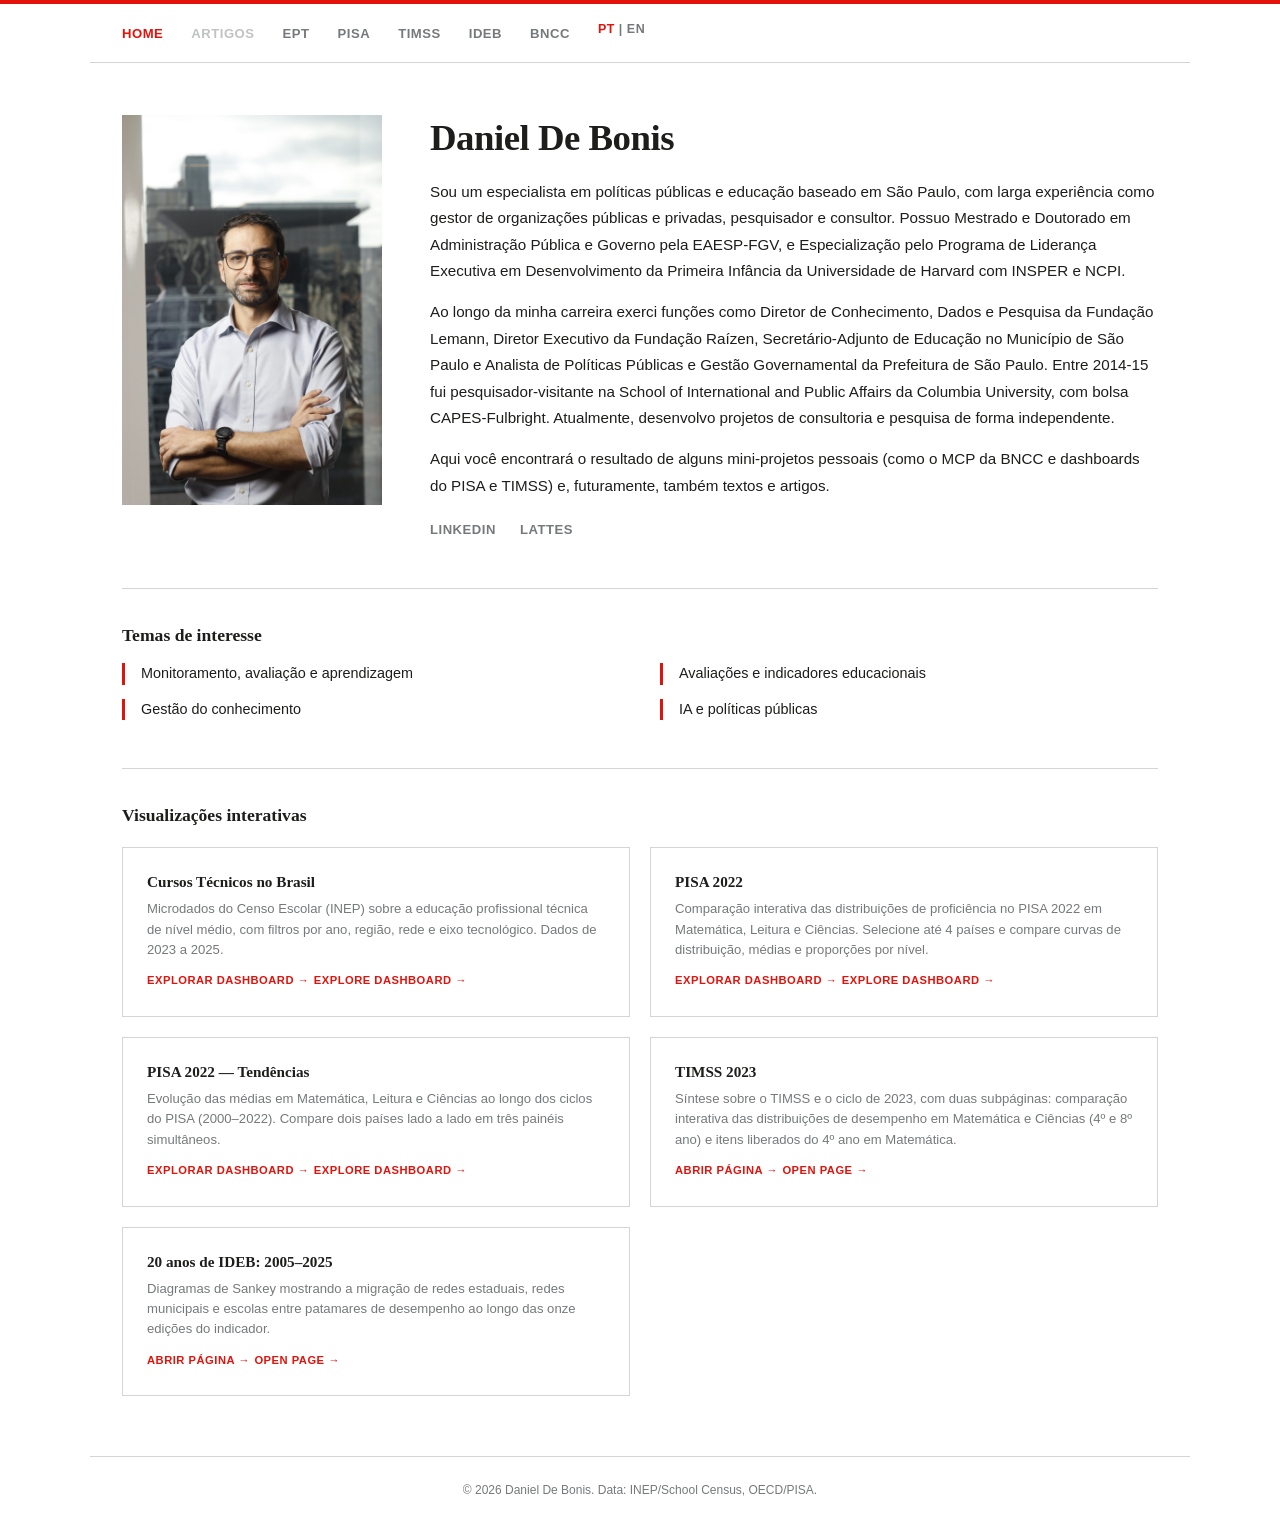
<file: index.html>
<!DOCTYPE html>
<html lang="pt-BR">
<head>
<meta charset="UTF-8">
<!-- Google tag (gtag.js) -->
<script async src="https://www.googletagmanager.com/gtag/js?id=G-P1Y553RCK8"></script>
<script>
  window.dataLayer = window.dataLayer || [];
  function gtag(){dataLayer.push(arguments);}
  gtag('js', new Date());
  gtag('config', 'G-P1Y553RCK8');
</script>
<meta name="viewport" content="width=device-width, initial-scale=1.0">
<title>Daniel De Bonis</title>
<link rel="stylesheet" href="css/economist.css">
<style>
  .hero {
    display: flex;
    gap: 48px;
    align-items: flex-start;
    margin-top: 52px;
    margin-bottom: 48px;
  }
  .hero-photo {
    flex-shrink: 0;
    width: 260px;
  }
  .hero-photo img {
    width: 100%;
    display: block;
    filter: grayscale(15%);
  }
  .hero-text {
    flex: 1;
  }
  .hero-text h1 {
    font-size: 2.3rem;
    margin-bottom: 18px;
    letter-spacing: -0.5px;
  }
  .hero-text p {
    font-family: 'Helvetica Neue', Helvetica, Arial, sans-serif;
    font-size: 0.95rem;
    font-weight: 300;
    line-height: 1.75;
    color: var(--e-black);
    margin-bottom: 14px;
  }
  .social-links {
    margin-top: 20px;
    display: flex;
    gap: 24px;
  }
  .social-links a {
    font-size: 0.82rem;
    font-weight: 600;
    text-transform: uppercase;
    letter-spacing: 0.5px;
    color: var(--e-grey);
    text-decoration: none;
    transition: color 0.15s;
  }
  .social-links a:hover { color: var(--e-red); }

  .section-topics {
    border-top: 1px solid var(--e-grey-light);
    padding-top: 36px;
    margin-bottom: 48px;
  }
  .section-topics h2 {
    font-size: 1.1rem;
    margin-bottom: 16px;
    color: var(--e-black);
  }
  .topics-grid {
    display: grid;
    grid-template-columns: 1fr 1fr;
    gap: 14px 40px;
  }
  .topic-item {
    font-size: 0.9rem;
    color: var(--e-black);
    padding-left: 16px;
    border-left: 3px solid var(--e-red);
    line-height: 1.5;
  }

  .section-dashboards {
    border-top: 1px solid var(--e-grey-light);
    padding-top: 36px;
  }
  .section-dashboards h2 {
    font-size: 1.1rem;
    margin-bottom: 20px;
  }
  .dash-grid {
    display: grid;
    grid-template-columns: 1fr 1fr;
    gap: 20px;
  }
  .dash-card {
    border: 1px solid var(--e-grey-light);
    padding: 24px;
    text-decoration: none;
    color: var(--e-black);
    transition: border-color 0.15s;
  }
  .dash-card:hover { border-color: var(--e-red); }
  .dash-card h3 {
    font-size: 0.95rem;
    margin-bottom: 8px;
  }
  .dash-card p {
    font-size: 0.82rem;
    color: var(--e-grey);
    line-height: 1.55;
  }
  .dash-card .dash-tag {
    display: inline-block;
    margin-top: 12px;
    font-size: 0.7rem;
    font-weight: 600;
    text-transform: uppercase;
    letter-spacing: 0.5px;
    color: var(--e-red);
  }

  /* Language toggle */
  .lang-toggle {
    font-size: 0.78rem;
    font-weight: 600;
    letter-spacing: 0.5px;
    color: var(--e-grey);
    cursor: pointer;
    user-select: none;
    margin-left: auto;
    white-space: nowrap;
  }
  .lang-toggle span { transition: color 0.15s; }
  .lang-toggle span.active { color: var(--e-red); }
  .lang-toggle span:hover { color: var(--e-red); }

  /* Hide/show by language */
  [data-lang="en"] { display: none; }
  html.lang-en [data-lang="en"] { display: revert; }
  html.lang-en [data-lang="pt"] { display: none; }

  @media (max-width: 700px) {
    .hero { flex-direction: column; gap: 24px; margin-top: 32px; }
    .hero-photo { width: 160px; }
    .topics-grid { grid-template-columns: 1fr; }
    .dash-grid { grid-template-columns: 1fr; }
  }
</style>
</head>
<body>

<div class="economist-topline"></div>

<nav class="site-nav">
  <ul class="nav-links">
    <li><a href="index.html" class="active">Home</a></li>
    <li data-lang="pt"><a href="#" style="opacity:0.45; pointer-events:none;">Artigos</a></li>
    <li data-lang="en"><a href="#" style="opacity:0.45; pointer-events:none;">Articles</a></li>
    <li><a href="dashboard-ept/index.html">EPT</a></li>
    <li><a href="pisa/index.html">PISA</a></li>
    <li><a href="timss/index.html">TIMSS</a></li>
    <li><a href="ideb/index.html">IDEB</a></li>
    <li><a href="bncc/index.html">BNCC</a></li>
    <li class="lang-toggle" onclick="toggleLang()">
      <span id="lang-pt" class="active">PT</span> | <span id="lang-en">EN</span>
    </li>
  </ul>
</nav>

<div class="container">

  <!-- Hero -->
  <div class="hero">
    <div class="hero-photo">
      <img src="assets/daniel-de-bonis.jpg" alt="Daniel De Bonis">
    </div>
    <div class="hero-text">
      <h1>Daniel De Bonis</h1>

      <!-- PT -->
      <div data-lang="pt">
        <p>Sou um especialista em pol&iacute;ticas p&uacute;blicas e educa&ccedil;&atilde;o baseado em S&atilde;o Paulo, com larga experi&ecirc;ncia como gestor de organiza&ccedil;&otilde;es p&uacute;blicas e privadas, pesquisador e consultor. Possuo Mestrado e Doutorado em Administra&ccedil;&atilde;o P&uacute;blica e Governo pela EAESP-FGV, e Especializa&ccedil;&atilde;o pelo Programa de Lideran&ccedil;a Executiva em Desenvolvimento da Primeira Inf&acirc;ncia da Universidade de Harvard com INSPER e NCPI.</p>
        <p>Ao longo da minha carreira exerci fun&ccedil;&otilde;es como Diretor de Conhecimento, Dados e Pesquisa da Funda&ccedil;&atilde;o Lemann, Diretor Executivo da Funda&ccedil;&atilde;o Ra&iacute;zen, Secret&aacute;rio-Adjunto de Educa&ccedil;&atilde;o no Munic&iacute;pio de S&atilde;o Paulo e Analista de Pol&iacute;ticas P&uacute;blicas e Gest&atilde;o Governamental da Prefeitura de S&atilde;o Paulo. Entre 2014-15 fui pesquisador-visitante na School of International and Public Affairs da Columbia University, com bolsa CAPES-Fulbright. Atualmente, desenvolvo projetos de consultoria e pesquisa de forma independente.</p>
        <p>Aqui voc&ecirc; encontrar&aacute; o resultado de alguns mini-projetos pessoais (como o MCP da BNCC e dashboards do PISA e TIMSS) e, futuramente, tamb&eacute;m textos e artigos.</p>
      </div>

      <!-- EN -->
      <div data-lang="en">
        <p>I am a public policy and education specialist based in S&atilde;o Paulo, Brazil, with extensive experience as a manager of public and private organizations, researcher, and consultant. I hold a Master's and a Ph.D. in Public Administration and Government from EAESP-FGV, and a Specialization from Harvard University's Executive Leadership Program in Early Childhood Development, in partnership with INSPER and NCPI.</p>
        <p>Over the course of my career I have served as Director of Knowledge, Data and Research at Funda&ccedil;&atilde;o Lemann, Executive Director of Funda&ccedil;&atilde;o Ra&iacute;zen, Deputy Secretary of Education for the City of S&atilde;o Paulo, and Public Policy and Government Management Analyst at the S&atilde;o Paulo City Government. In 2014-15 I was a visiting researcher at Columbia University's School of International and Public Affairs as a CAPES-Fulbright fellow. I currently develop consulting and research projects independently.</p>
        <p>Here you will find the results of a few personal side projects (such as the BNCC MCP and dashboards on PISA and TIMSS) and, in the future, essays and articles as well.</p>
      </div>

      <div class="social-links">
        <a href="https://www.linkedin.com/in/dbonis" target="_blank" rel="noopener">LinkedIn</a>
        <a href="http://lattes.cnpq.br/4886474916598287" target="_blank" rel="noopener">Lattes</a>
      </div>
    </div>
  </div>

  <!-- Topics -->
  <div class="section-topics">
    <h2 data-lang="pt">Temas de interesse</h2>
    <h2 data-lang="en">Research interests</h2>
    <div class="topics-grid">
      <div class="topic-item" data-lang="pt">Monitoramento, avalia&ccedil;&atilde;o e aprendizagem</div>
      <div class="topic-item" data-lang="en">Monitoring, evaluation and learning</div>
      <div class="topic-item" data-lang="pt">Avalia&ccedil;&otilde;es e indicadores educacionais</div>
      <div class="topic-item" data-lang="en">Educational assessments and indicators</div>
      <div class="topic-item" data-lang="pt">Gest&atilde;o do conhecimento</div>
      <div class="topic-item" data-lang="en">Knowledge management</div>
      <div class="topic-item" data-lang="pt">IA e pol&iacute;ticas p&uacute;blicas</div>
      <div class="topic-item" data-lang="en">AI and public policy</div>
    </div>
  </div>

  <!-- Dashboards -->
  <div class="section-dashboards">
    <h2 data-lang="pt">Visualiza&ccedil;&otilde;es interativas</h2>
    <h2 data-lang="en">Interactive dashboards</h2>
    <div class="dash-grid">
      <a href="dashboard-ept/index.html" class="dash-card">
        <div data-lang="pt">
          <h3>Cursos T&eacute;cnicos no Brasil</h3>
          <p>Microdados do Censo Escolar (INEP) sobre a educa&ccedil;&atilde;o profissional t&eacute;cnica de n&iacute;vel m&eacute;dio, com filtros por ano, regi&atilde;o, rede e eixo tecnol&oacute;gico. Dados de 2023 a 2025.</p>
        </div>
        <div data-lang="en">
          <h3>Technical Courses in Brazil</h3>
          <p>School Census microdata (INEP) on upper-secondary vocational education, with filters by year, region, network, and field of study. Data from 2023 to 2025.</p>
        </div>
        <span class="dash-tag" data-lang="pt">Explorar dashboard &rarr;</span>
        <span class="dash-tag" data-lang="en">Explore dashboard &rarr;</span>
      </a>
      <a href="dashboard-pisa/index.html" class="dash-card">
        <div data-lang="pt">
          <h3>PISA 2022</h3>
          <p>Compara&ccedil;&atilde;o interativa das distribui&ccedil;&otilde;es de profici&ecirc;ncia no PISA 2022 em Matem&aacute;tica, Leitura e Ci&ecirc;ncias. Selecione at&eacute; 4 pa&iacute;ses e compare curvas de distribui&ccedil;&atilde;o, m&eacute;dias e propor&ccedil;&otilde;es por n&iacute;vel.</p>
        </div>
        <div data-lang="en">
          <h3>PISA 2022</h3>
          <p>Interactive comparison of PISA 2022 proficiency distributions in Mathematics, Reading, and Science. Select up to 4 countries and compare distribution curves, means, and proficiency levels.</p>
        </div>
        <span class="dash-tag" data-lang="pt">Explorar dashboard &rarr;</span>
        <span class="dash-tag" data-lang="en">Explore dashboard &rarr;</span>
      </a>
      <a href="dashboard-pisa-2/index.html" class="dash-card">
        <div data-lang="pt">
          <h3>PISA 2022 — Tend&ecirc;ncias</h3>
          <p>Evolu&ccedil;&atilde;o das m&eacute;dias em Matem&aacute;tica, Leitura e Ci&ecirc;ncias ao longo dos ciclos do PISA (2000–2022). Compare dois pa&iacute;ses lado a lado em tr&ecirc;s pain&eacute;is simult&acirc;neos.</p>
        </div>
        <div data-lang="en">
          <h3>PISA 2022 — Trends</h3>
          <p>Evolution of mean scores in Mathematics, Reading and Science across PISA cycles (2000–2022). Compare two countries side-by-side in three simultaneous panels.</p>
        </div>
        <span class="dash-tag" data-lang="pt">Explorar dashboard &rarr;</span>
        <span class="dash-tag" data-lang="en">Explore dashboard &rarr;</span>
      </a>
      <a href="timss/index.html" class="dash-card">
        <div data-lang="pt">
          <h3>TIMSS 2023</h3>
          <p>S&iacute;ntese sobre o TIMSS e o ciclo de 2023, com duas subp&aacute;ginas: compara&ccedil;&atilde;o interativa das distribui&ccedil;&otilde;es de desempenho em Matem&aacute;tica e Ci&ecirc;ncias (4&ordm; e 8&ordm; ano) e itens liberados do 4&ordm; ano em Matem&aacute;tica.</p>
        </div>
        <div data-lang="en">
          <h3>TIMSS 2023</h3>
          <p>Overview of TIMSS and its 2023 cycle, with two subpages: interactive comparison of achievement distributions in Mathematics and Science (grades 4 and 8) and released Grade 4 Mathematics items.</p>
        </div>
        <span class="dash-tag" data-lang="pt">Abrir p&aacute;gina &rarr;</span>
        <span class="dash-tag" data-lang="en">Open page &rarr;</span>
      </a>
      <a href="ideb/index.html" class="dash-card">
        <div data-lang="pt">
          <h3>20 anos de IDEB: 2005&ndash;2025</h3>
          <p>Diagramas de Sankey mostrando a migra&ccedil;&atilde;o de redes estaduais, redes municipais e escolas entre patamares de desempenho ao longo das onze edi&ccedil;&otilde;es do indicador.</p>
        </div>
        <div data-lang="en">
          <h3>20 years of IDEB: 2005&ndash;2025</h3>
          <p>Sankey diagrams showing how state systems, municipal systems and individual schools moved between performance bands across the eleven editions of the indicator.</p>
        </div>
        <span class="dash-tag" data-lang="pt">Abrir p&aacute;gina &rarr;</span>
        <span class="dash-tag" data-lang="en">Open page &rarr;</span>
      </a>
    </div>
  </div>

</div>

<footer class="site-footer">
  <p>&copy; 2026 Daniel De Bonis. Data: INEP/School Census, OECD/PISA.</p>
</footer>

<script>
function toggleLang() {
  const html = document.documentElement;
  const isEn = html.classList.toggle('lang-en');
  document.getElementById('lang-en').classList.toggle('active', isEn);
  document.getElementById('lang-pt').classList.toggle('active', !isEn);
  html.lang = isEn ? 'en' : 'pt-BR';
  localStorage.setItem('lang', isEn ? 'en' : 'pt');
}

// Restore saved preference
(function() {
  const saved = localStorage.getItem('lang');
  if (saved === 'en') {
    document.documentElement.classList.add('lang-en');
    document.documentElement.lang = 'en';
    document.getElementById('lang-en').classList.add('active');
    document.getElementById('lang-pt').classList.remove('active');
  }
})();
</script>
</body>
</html>
</file>
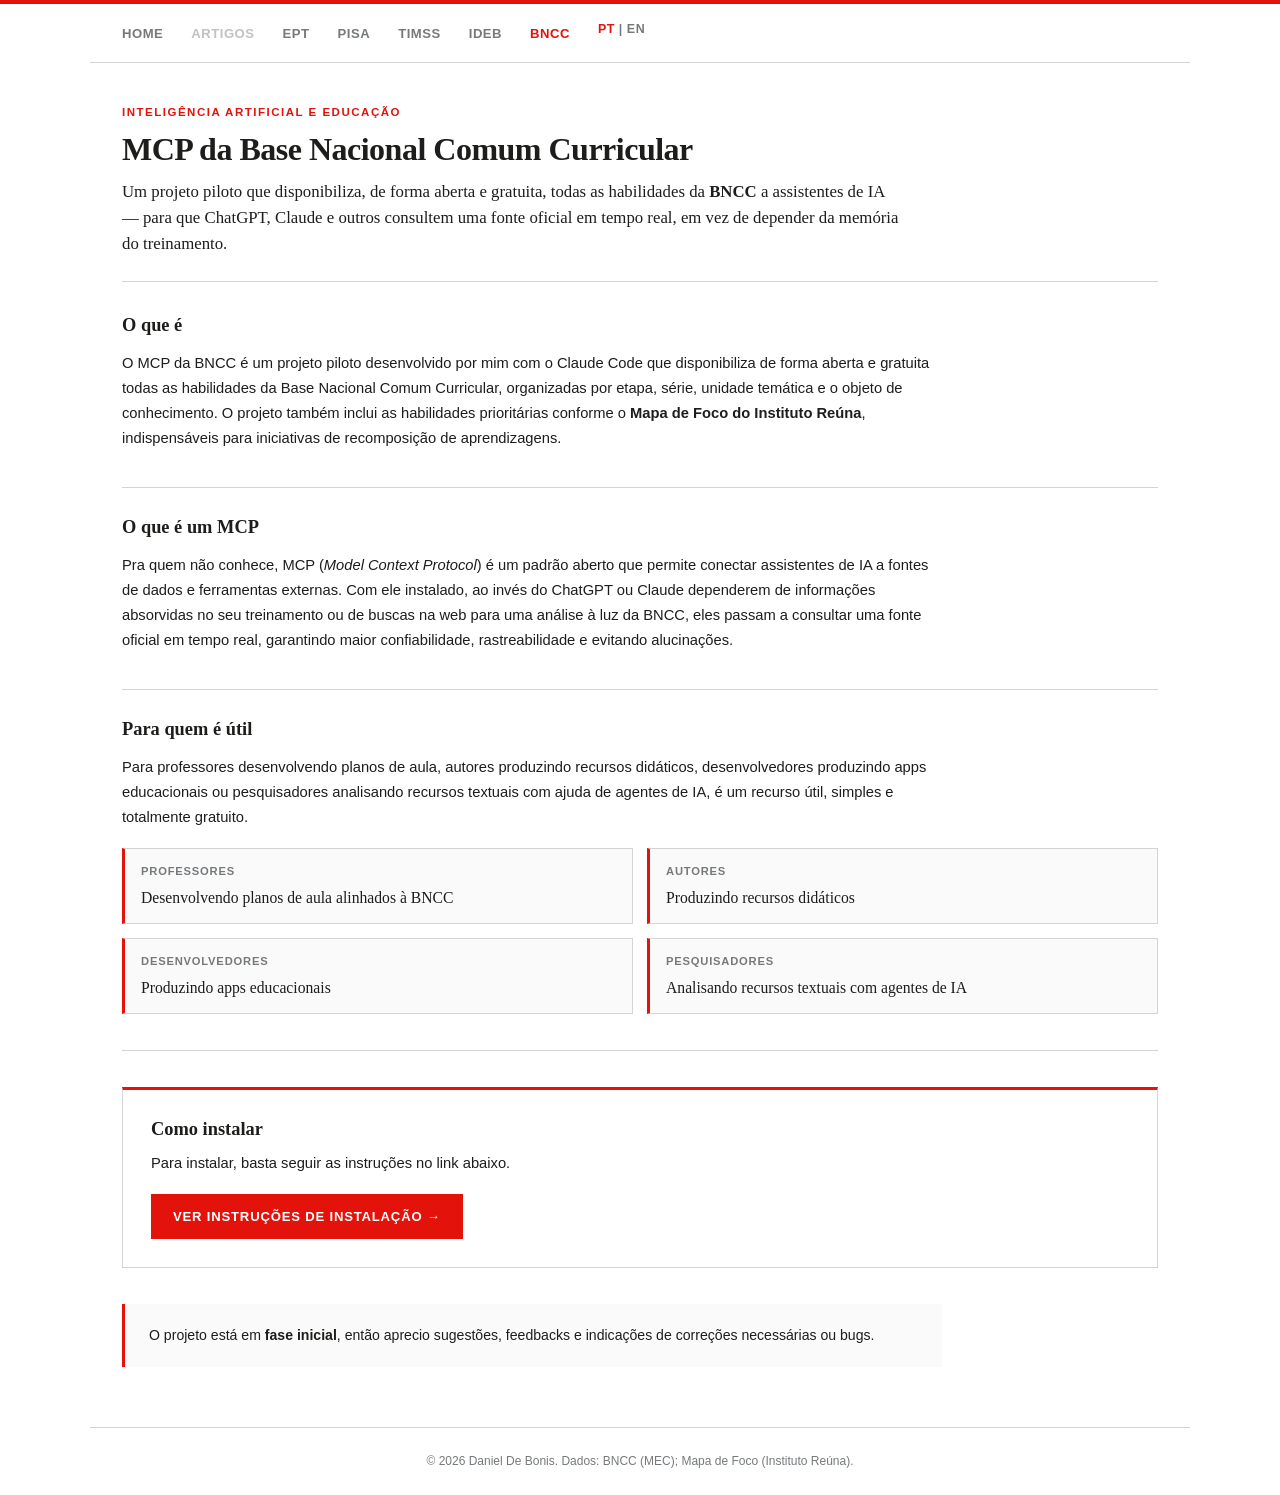
<file: bncc/index.html>
<!DOCTYPE html>
<html lang="pt-BR">
<head>
<meta charset="UTF-8">
<!-- Google tag (gtag.js) -->
<script async src="https://www.googletagmanager.com/gtag/js?id=G-P1Y553RCK8"></script>
<script>
  window.dataLayer = window.dataLayer || [];
  function gtag(){dataLayer.push(arguments);}
  gtag('js', new Date());
  gtag('config', 'G-P1Y553RCK8');
</script>
<meta name="viewport" content="width=device-width, initial-scale=1.0">
<title>MCP da BNCC — Daniel De Bonis</title>
<link rel="stylesheet" href="../css/economist.css">
<style>
  .page-header {
    padding: 40px 0 24px;
    border-bottom: 1px solid var(--e-grey-light);
    margin-bottom: 32px;
  }
  .page-header .kicker {
    font-family: 'Helvetica Neue', Arial, sans-serif;
    font-size: 0.72rem;
    font-weight: 600;
    text-transform: uppercase;
    letter-spacing: 1.5px;
    color: var(--e-red);
    margin-bottom: 8px;
  }
  .page-header h1 {
    font-size: 2rem;
    letter-spacing: -0.5px;
    margin-bottom: 10px;
  }
  .page-header .lede {
    font-family: Georgia, 'Times New Roman', serif;
    font-size: 1.05rem;
    color: var(--e-black);
    line-height: 1.55;
    max-width: 780px;
  }

  .section {
    border-top: 1px solid var(--e-grey-light);
    padding-top: 28px;
    margin-bottom: 36px;
  }
  .section h2 {
    font-size: 1.15rem;
    margin-bottom: 14px;
  }
  .section p {
    font-family: 'Helvetica Neue', Helvetica, Arial, sans-serif;
    font-size: 0.92rem;
    font-weight: 300;
    line-height: 1.7;
    color: var(--e-black);
    margin-bottom: 14px;
    max-width: 820px;
  }

  /* Audience factboxes */
  .factbox-grid {
    display: grid;
    grid-template-columns: repeat(2, 1fr);
    gap: 14px;
    margin-top: 18px;
  }
  .factbox {
    border: 1px solid var(--e-grey-light);
    border-left: 3px solid var(--e-red);
    padding: 14px 16px;
    background: #FAFAFA;
  }
  .factbox .label {
    font-family: 'Helvetica Neue', Arial, sans-serif;
    font-size: 0.7rem;
    font-weight: 600;
    text-transform: uppercase;
    letter-spacing: 0.8px;
    color: var(--e-grey);
    margin-bottom: 6px;
  }
  .factbox .value {
    font-family: Georgia, 'Times New Roman', serif;
    font-size: 0.98rem;
    color: var(--e-black);
    line-height: 1.4;
  }

  /* Install call-to-action */
  .install-cta {
    margin-top: 8px;
    padding: 28px 28px;
    border: 1px solid var(--e-grey-light);
    border-top: 3px solid var(--e-red);
    background: white;
  }
  .install-cta h2 {
    font-size: 1.15rem;
    margin-bottom: 10px;
  }
  .install-cta p {
    font-family: 'Helvetica Neue', Helvetica, Arial, sans-serif;
    font-size: 0.92rem;
    font-weight: 300;
    line-height: 1.7;
    color: var(--e-black);
    margin-bottom: 18px;
    max-width: 820px;
  }
  .install-btn {
    display: inline-block;
    background: var(--e-red);
    color: white;
    text-decoration: none;
    font-family: 'Helvetica Neue', Arial, sans-serif;
    font-size: 0.82rem;
    font-weight: 600;
    text-transform: uppercase;
    letter-spacing: 0.8px;
    padding: 12px 22px;
    transition: background 0.15s;
  }
  .install-btn:hover { background: #b10d08; }

  /* Feedback note */
  .feedback-note {
    margin-top: 36px;
    padding: 20px 24px;
    background: #FAFAFA;
    border-left: 3px solid var(--e-red);
    font-family: 'Helvetica Neue', Arial, sans-serif;
    font-size: 0.88rem;
    color: var(--e-black);
    line-height: 1.65;
    max-width: 820px;
  }

  /* Language toggle */
  .lang-toggle {
    font-size: 0.78rem;
    font-weight: 600;
    letter-spacing: 0.5px;
    color: var(--e-grey);
    cursor: pointer;
    user-select: none;
    margin-left: auto;
    white-space: nowrap;
  }
  .lang-toggle span { transition: color 0.15s; }
  .lang-toggle span.active { color: var(--e-red); }
  .lang-toggle span:hover { color: var(--e-red); }
  [data-lang="en"] { display: none; }
  html.lang-en [data-lang="en"] { display: revert; }
  html.lang-en [data-lang="pt"] { display: none; }

  @media (max-width: 700px) {
    .page-header h1 { font-size: 1.55rem; }
    .factbox-grid { grid-template-columns: 1fr; }
  }
</style>
</head>
<body>

<div class="economist-topline"></div>

<nav class="site-nav">
  <ul class="nav-links">
    <li><a href="../index.html">Home</a></li>
    <li data-lang="pt"><a href="#" style="opacity:0.45; pointer-events:none;">Artigos</a></li>
    <li data-lang="en"><a href="#" style="opacity:0.45; pointer-events:none;">Articles</a></li>
    <li><a href="../dashboard-ept/index.html">EPT</a></li>
    <li><a href="../pisa/index.html">PISA</a></li>
    <li><a href="../timss/index.html">TIMSS</a></li>
    <li><a href="../ideb/index.html">IDEB</a></li>
    <li><a href="index.html" class="active">BNCC</a></li>
    <li class="lang-toggle" onclick="toggleLang()">
      <span id="lang-pt" class="active">PT</span> | <span id="lang-en">EN</span>
    </li>
  </ul>
</nav>

<div class="container">

  <!-- Header -->
  <div class="page-header">
    <div class="kicker" data-lang="pt">Inteligência artificial e educação</div>
    <div class="kicker" data-lang="en">Artificial intelligence and education</div>
    <h1 data-lang="pt">MCP da Base Nacional Comum Curricular</h1>
    <h1 data-lang="en">An MCP for Brazil's National Common Curricular Base</h1>
    <p class="lede" data-lang="pt">Um projeto piloto que disponibiliza, de forma aberta e gratuita, todas as habilidades da <strong>BNCC</strong> a assistentes de IA — para que ChatGPT, Claude e outros consultem uma fonte oficial em tempo real, em vez de depender da memória do treinamento.</p>
    <p class="lede" data-lang="en">A pilot project that openly and freely makes all of the <strong>BNCC</strong> skills available to AI assistants — so that ChatGPT, Claude and others can query an official source in real time, instead of relying on training memory.</p>
  </div>

  <!-- What it is -->
  <section class="section" style="border-top:none;padding-top:0;">
    <h2 data-lang="pt">O que é</h2>
    <h2 data-lang="en">What it is</h2>
    <div data-lang="pt">
      <p>O MCP da BNCC é um projeto piloto desenvolvido por mim com o Claude Code que disponibiliza de forma aberta e gratuita todas as habilidades da Base Nacional Comum Curricular, organizadas por etapa, série, unidade temática e o objeto de conhecimento. O projeto também inclui as habilidades prioritárias conforme o <strong>Mapa de Foco do Instituto Reúna</strong>, indispensáveis para iniciativas de recomposição de aprendizagens.</p>
    </div>
    <div data-lang="en">
      <p>The BNCC MCP is a pilot project I developed with Claude Code that openly and freely makes available all of the skills (<em>habilidades</em>) of the National Common Curricular Base, organized by stage, grade, thematic unit and object of knowledge. The project also includes the priority skills defined by <strong>Instituto Reúna's Focus Map</strong> (<em>Mapa de Foco</em>), essential for learning-recovery initiatives.</p>
    </div>
  </section>

  <!-- What is an MCP -->
  <section class="section">
    <h2 data-lang="pt">O que é um MCP</h2>
    <h2 data-lang="en">What an MCP is</h2>
    <div data-lang="pt">
      <p>Pra quem não conhece, MCP (<em>Model Context Protocol</em>) é um padrão aberto que permite conectar assistentes de IA a fontes de dados e ferramentas externas. Com ele instalado, ao invés do ChatGPT ou Claude dependerem de informações absorvidas no seu treinamento ou de buscas na web para uma análise à luz da BNCC, eles passam a consultar uma fonte oficial em tempo real, garantindo maior confiabilidade, rastreabilidade e evitando alucinações.</p>
    </div>
    <div data-lang="en">
      <p>For those unfamiliar, MCP (<em>Model Context Protocol</em>) is an open standard for connecting AI assistants to external data sources and tools. Once installed, instead of ChatGPT or Claude relying on information absorbed during training or on web searches to analyze something in light of the BNCC, they query an official source in real time — improving reliability and traceability while avoiding hallucinations.</p>
    </div>
  </section>

  <!-- Who it's for -->
  <section class="section">
    <h2 data-lang="pt">Para quem é útil</h2>
    <h2 data-lang="en">Who it's for</h2>
    <p data-lang="pt">Para professores desenvolvendo planos de aula, autores produzindo recursos didáticos, desenvolvedores produzindo apps educacionais ou pesquisadores analisando recursos textuais com ajuda de agentes de IA, é um recurso útil, simples e totalmente gratuito.</p>
    <p data-lang="en">For teachers developing lesson plans, authors producing instructional materials, developers building educational apps, or researchers analyzing text with the help of AI agents, it is a useful, simple and entirely free resource.</p>

    <div class="factbox-grid">
      <div class="factbox">
        <div class="label" data-lang="pt">Professores</div>
        <div class="label" data-lang="en">Teachers</div>
        <div class="value" data-lang="pt">Desenvolvendo planos de aula alinhados à BNCC</div>
        <div class="value" data-lang="en">Developing lesson plans aligned to the BNCC</div>
      </div>
      <div class="factbox">
        <div class="label" data-lang="pt">Autores</div>
        <div class="label" data-lang="en">Authors</div>
        <div class="value" data-lang="pt">Produzindo recursos didáticos</div>
        <div class="value" data-lang="en">Producing instructional materials</div>
      </div>
      <div class="factbox">
        <div class="label" data-lang="pt">Desenvolvedores</div>
        <div class="label" data-lang="en">Developers</div>
        <div class="value" data-lang="pt">Produzindo apps educacionais</div>
        <div class="value" data-lang="en">Building educational apps</div>
      </div>
      <div class="factbox">
        <div class="label" data-lang="pt">Pesquisadores</div>
        <div class="label" data-lang="en">Researchers</div>
        <div class="value" data-lang="pt">Analisando recursos textuais com agentes de IA</div>
        <div class="value" data-lang="en">Analyzing text with AI agents</div>
      </div>
    </div>
  </section>

  <!-- Install -->
  <section class="section">
    <div class="install-cta">
      <h2 data-lang="pt">Como instalar</h2>
      <h2 data-lang="en">How to install</h2>
      <p data-lang="pt">Para instalar, basta seguir as instruções no link abaixo.</p>
      <p data-lang="en">To install, just follow the instructions at the link below.</p>
      <a class="install-btn" href="https://github.com/dfdb76/bncc-mcp" target="_blank" rel="noopener" data-lang="pt">Ver instruções de instalação →</a>
      <a class="install-btn" href="https://github.com/dfdb76/bncc-mcp" target="_blank" rel="noopener" data-lang="en">View installation instructions →</a>
    </div>
  </section>

  <!-- Feedback note -->
  <div class="feedback-note">
    <span data-lang="pt">O projeto está em <strong>fase inicial</strong>, então aprecio sugestões, feedbacks e indicações de correções necessárias ou bugs.</span>
    <span data-lang="en">The project is at an <strong>early stage</strong>, so I welcome suggestions, feedback and reports of needed corrections or bugs.</span>
  </div>

</div>

<footer class="site-footer">
  <p>&copy; 2026 Daniel De Bonis.
    <span data-lang="pt">Dados: BNCC (MEC); Mapa de Foco (Instituto Reúna).</span>
    <span data-lang="en">Data: BNCC (MEC); Focus Map (Instituto Reúna).</span>
  </p>
</footer>

<script>
function toggleLang() {
  const html = document.documentElement;
  const isEn = html.classList.toggle('lang-en');
  document.getElementById('lang-en').classList.toggle('active', isEn);
  document.getElementById('lang-pt').classList.toggle('active', !isEn);
  html.lang = isEn ? 'en' : 'pt-BR';
  localStorage.setItem('lang', isEn ? 'en' : 'pt');
}
(function() {
  const saved = localStorage.getItem('lang');
  if (saved === 'en') {
    document.documentElement.classList.add('lang-en');
    document.documentElement.lang = 'en';
    document.getElementById('lang-en').classList.add('active');
    document.getElementById('lang-pt').classList.remove('active');
  }
})();
</script>
</body>
</html>
</file>
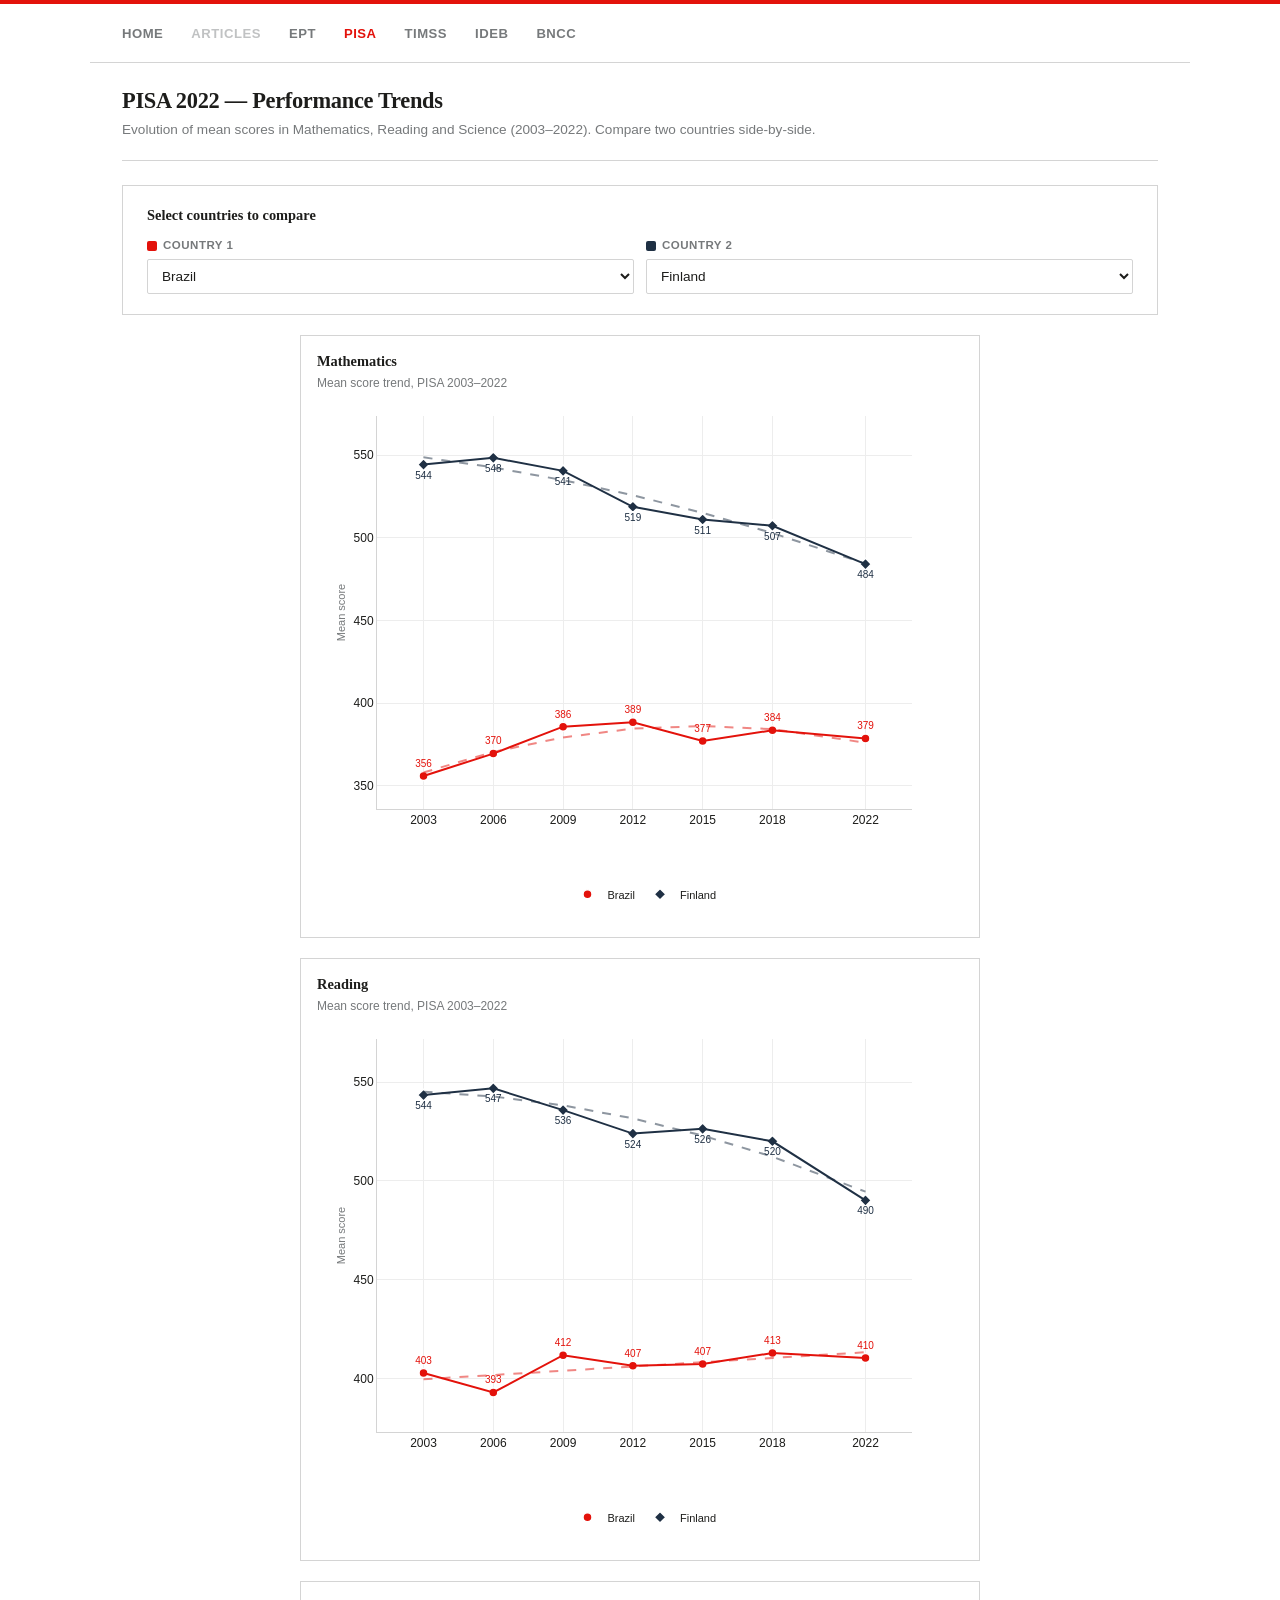
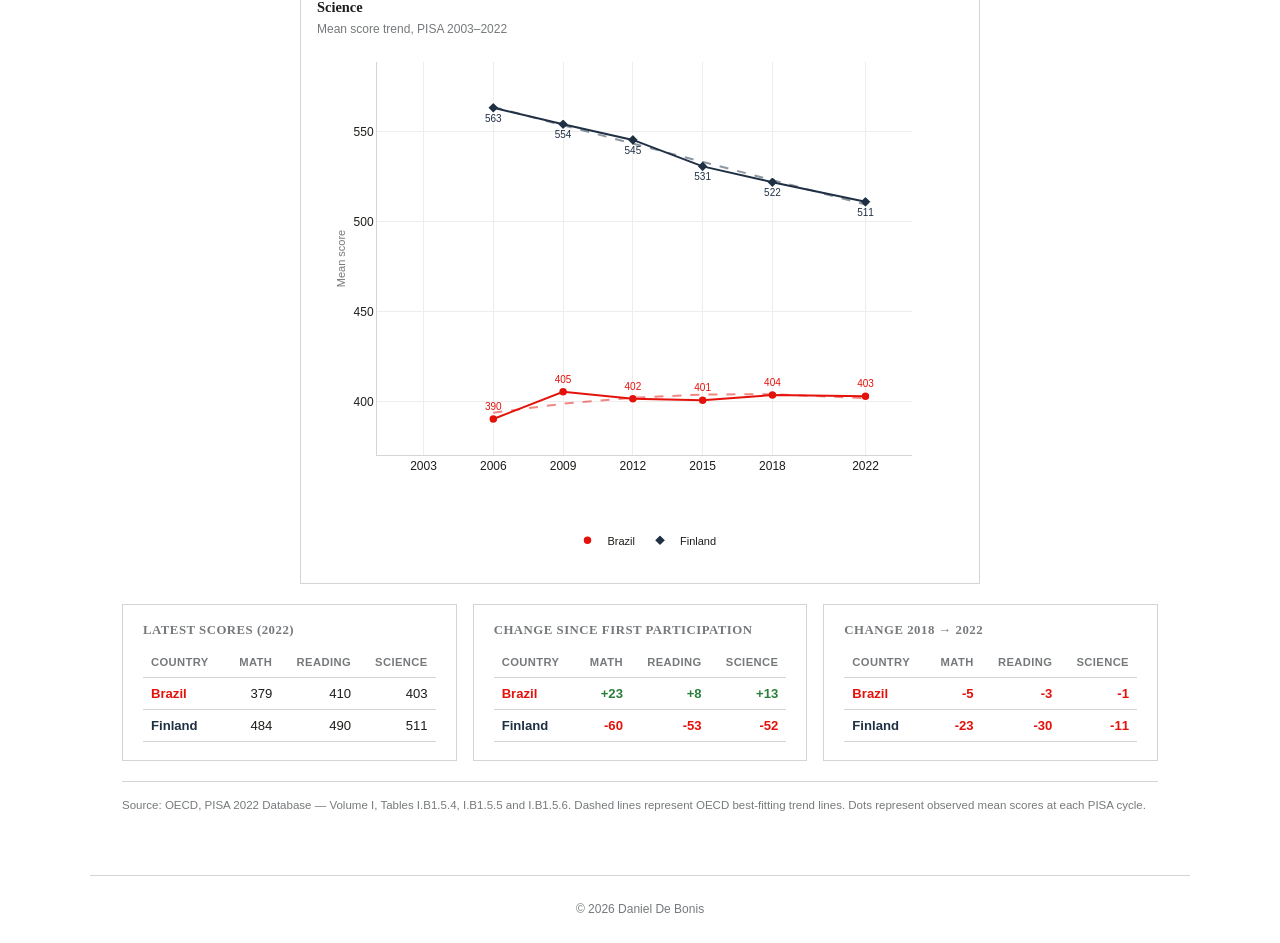
<file: dashboard-pisa-2/index.html>
<!DOCTYPE html>
<html lang="en">
<head>
<meta charset="UTF-8">
<!-- Google tag (gtag.js) -->
<script async src="https://www.googletagmanager.com/gtag/js?id=G-P1Y553RCK8"></script>
<script>
  window.dataLayer = window.dataLayer || [];
  function gtag(){dataLayer.push(arguments);}
  gtag('js', new Date());
  gtag('config', 'G-P1Y553RCK8');
</script>
<meta name="viewport" content="width=device-width, initial-scale=1.0">
<title>PISA Dashboard — Performance Trends · Daniel De Bonis</title>
<link rel="stylesheet" href="../css/economist.css">
<script src="https://cdn.plot.ly/plotly-2.27.0.min.js"></script>
<style>
  .dashboard-header {
    padding: 24px 0 20px;
    border-bottom: 1px solid var(--e-grey-light);
    margin-bottom: 24px;
  }
  .dashboard-header h1 {
    font-size: 1.4rem;
    letter-spacing: -0.3px;
  }
  .dashboard-header p {
    font-size: 0.85rem;
    color: var(--e-grey);
    margin-top: 4px;
  }
  .controls {
    background: var(--e-white);
    border: 1px solid var(--e-grey-light);
    padding: 20px 24px;
    margin-bottom: 20px;
  }
  .controls h2 {
    font-family: Georgia, 'Times New Roman', serif;
    font-size: 0.9rem;
    font-weight: 700;
    margin-bottom: 12px;
    color: var(--e-black);
  }
  .selectors { display: flex; gap: 12px; flex-wrap: wrap; align-items: flex-end; }
  .selector-group { flex: 1; min-width: 220px; }
  .selector-group label {
    display: block;
    font-size: 0.72rem;
    color: var(--e-grey);
    margin-bottom: 4px;
    font-weight: 600;
    text-transform: uppercase;
    letter-spacing: 0.5px;
  }
  .selector-group select {
    width: 100%;
    padding: 8px 10px;
    border: 1px solid var(--e-grey-light);
    border-radius: 2px;
    font-size: 0.85rem;
    background: white;
    color: var(--e-black);
  }
  .selector-group select:focus { outline: none; border-color: var(--e-red); }
  .color-dot {
    display: inline-block;
    width: 10px;
    height: 10px;
    border-radius: 2px;
    margin-right: 6px;
    vertical-align: middle;
  }
  .charts-grid {
    display: grid;
    grid-template-columns: 1fr;
    gap: 20px;
    margin-bottom: 20px;
    max-width: 680px;
    margin-left: auto;
    margin-right: auto;
  }
  .chart-card {
    background: var(--e-white);
    border: 1px solid var(--e-grey-light);
    padding: 16px;
  }
  .chart-card h3 {
    font-family: Georgia, 'Times New Roman', serif;
    font-size: 0.9rem;
    font-weight: 700;
    margin-bottom: 4px;
    color: var(--e-black);
  }
  .chart-card .chart-subtitle {
    font-size: 0.75rem;
    color: var(--e-grey);
    margin-bottom: 8px;
  }
  .summary-row {
    display: grid;
    grid-template-columns: repeat(auto-fit, minmax(260px, 1fr));
    gap: 16px;
    margin-bottom: 20px;
  }
  .summary-card {
    background: var(--e-white);
    border: 1px solid var(--e-grey-light);
    padding: 18px 20px;
  }
  .summary-card h4 {
    font-family: Georgia, 'Times New Roman', serif;
    font-size: 0.8rem;
    font-weight: 700;
    color: var(--e-grey);
    text-transform: uppercase;
    letter-spacing: 0.5px;
    margin-bottom: 10px;
  }
  .summary-card table {
    width: 100%;
    border-collapse: collapse;
    font-size: 0.82rem;
  }
  .summary-card th, .summary-card td {
    padding: 5px 8px;
    text-align: right;
    border-bottom: 1px solid var(--e-grey-light);
  }
  .summary-card th {
    font-weight: 600;
    color: var(--e-grey);
    font-size: 0.7rem;
    text-transform: uppercase;
    letter-spacing: 0.4px;
  }
  .summary-card td:first-child, .summary-card th:first-child { text-align: left; }
  .summary-card td.country-name { font-weight: 600; }
  .summary-card .delta-pos { color: #2a7f3b; font-weight: 600; }
  .summary-card .delta-neg { color: var(--e-red); font-weight: 600; }
  .summary-card .delta-zero { color: var(--e-grey); }
  .source-footer {
    margin-top: 20px;
    font-size: 0.72rem;
    color: var(--e-grey);
    border-top: 1px solid var(--e-grey-light);
    padding-top: 14px;
  }
  .no-data-msg {
    text-align: center;
    padding: 60px 20px;
    color: var(--e-grey);
    font-size: 0.85rem;
  }
  @media (max-width: 700px) {
    .selectors { flex-direction: column; }
    .summary-row { grid-template-columns: 1fr; }
  }
</style>
</head>
<body>

<div class="economist-topline"></div>

<nav class="site-nav">
  <ul class="nav-links">
    <li><a href="../index.html">Home</a></li>
    <li><a href="#" style="opacity:0.45; pointer-events:none;">Articles</a></li>
    <li><a href="../dashboard-ept/index.html">EPT</a></li>
    <li><a href="../pisa/index.html" class="active">PISA</a></li>
    <li><a href="../timss/index.html">TIMSS</a></li>
    <li><a href="../ideb/index.html">IDEB</a></li>
    <li><a href="../bncc/index.html">BNCC</a></li>
  </ul>
</nav>

<div class="container">
  <div class="dashboard-header">
    <h1>PISA 2022 — Performance Trends</h1>
    <p>Evolution of mean scores in Mathematics, Reading and Science (2003–2022). Compare two countries side-by-side.</p>
  </div>

  <div class="controls">
    <h2>Select countries to compare</h2>
    <div class="selectors">
      <div class="selector-group">
        <label><span class="color-dot" style="background:#E3120B"></span>Country 1</label>
        <select id="sel1" onchange="updateAll()"><option value="">— Select —</option></select>
      </div>
      <div class="selector-group">
        <label><span class="color-dot" style="background:#1F3044"></span>Country 2</label>
        <select id="sel2" onchange="updateAll()"><option value="">— Select —</option></select>
      </div>
    </div>
  </div>

  <!-- Three chart panels -->
  <div class="charts-grid">
    <div class="chart-card">
      <h3>Mathematics</h3>
      <div class="chart-subtitle">Mean score trend, PISA 2003–2022</div>
      <div id="chart-math"></div>
    </div>
    <div class="chart-card">
      <h3>Reading</h3>
      <div class="chart-subtitle">Mean score trend, PISA 2003–2022</div>
      <div id="chart-reading"></div>
    </div>
    <div class="chart-card">
      <h3>Science</h3>
      <div class="chart-subtitle">Mean score trend, PISA 2003–2022</div>
      <div id="chart-science"></div>
    </div>
  </div>

  <!-- Summary statistics -->
  <div class="summary-row" id="summaryRow" style="display:none">
    <div class="summary-card">
      <h4>Latest scores (2022)</h4>
      <table>
        <thead><tr><th>Country</th><th>Math</th><th>Reading</th><th>Science</th></tr></thead>
        <tbody id="summaryScores"></tbody>
      </table>
    </div>
    <div class="summary-card">
      <h4>Change since first participation</h4>
      <table>
        <thead><tr><th>Country</th><th>Math</th><th>Reading</th><th>Science</th></tr></thead>
        <tbody id="summaryChange"></tbody>
      </table>
    </div>
    <div class="summary-card">
      <h4>Change 2018 → 2022</h4>
      <table>
        <thead><tr><th>Country</th><th>Math</th><th>Reading</th><th>Science</th></tr></thead>
        <tbody id="summaryRecent"></tbody>
      </table>
    </div>
  </div>

  <div class="source-footer">
    Source: OECD, PISA 2022 Database — Volume I, Tables I.B1.5.4, I.B1.5.5 and I.B1.5.6. Dashed lines represent OECD best-fitting trend lines. Dots represent observed mean scores at each PISA cycle.
  </div>
</div>

<footer class="site-footer">
  <p>&copy; 2026 Daniel De Bonis</p>
</footer>

<script>
let DATA;
const C1 = '#E3120B';
const C2 = '#1F3044';
const OECD_AVG_GREY = '#B0B0B0';

const SUBJ_MAP = {
  math: { chartId: 'chart-math', label: 'Mathematics' },
  reading: { chartId: 'chart-reading', label: 'Reading' },
  science: { chartId: 'chart-science', label: 'Science' }
};

const YEARS = [2003, 2006, 2009, 2012, 2015, 2018, 2022];

DATA = {"Albania":{"math":{"scores":{"2009":377.5,"2012":394.3,"2015":413.2,"2018":437.2,"2022":368.2},"trendline":{"2009":369.6,"2012":406.6,"2015":422.2,"2018":416.5,"2022":375.6}},"reading":{"scores":{"2009":384.8,"2012":394.0,"2015":405.3,"2018":405.4,"2022":358.4},"trendline":{"2003":362.1,"2006":381.8,"2009":394.4,"2012":400.1,"2015":398.7,"2018":390.3,"2022":368.2}},"science":{"scores":{"2009":390.7,"2012":397.4,"2015":427.2,"2018":416.7,"2022":376.0},"trendline":{"2009":385.0,"2012":410.9,"2015":420.4,"2018":413.4,"2022":378.3}}},"Argentina":{"math":{"scores":{"2006":381.3,"2009":388.1,"2012":388.4,"2018":379.5,"2022":377.5},"trendline":{"2006":386.4,"2009":385.0,"2012":383.6,"2015":382.2,"2018":380.8,"2022":378.9}},"reading":{"scores":{"2006":373.7,"2009":398.3,"2012":396.0,"2018":401.5,"2022":400.7},"trendline":{"2003":403.1,"2006":395.8,"2009":391.4,"2012":389.9,"2015":391.4,"2018":395.7,"2022":406.0}},"science":{"scores":{"2006":391.2,"2009":400.8,"2012":405.6,"2018":404.1,"2022":406.2},"trendline":{"2006":396.2,"2009":398.4,"2012":400.6,"2015":402.8,"2018":405.0,"2022":407.9}}},"Australia":{"math":{"scores":{"2003":524.3,"2006":519.9,"2009":514.3,"2012":504.2,"2015":493.9,"2018":491.4,"2022":487.1},"trendline":{"2003":524.8,"2006":518.3,"2009":511.8,"2012":505.3,"2015":498.8,"2018":492.3,"2022":483.7}},"reading":{"scores":{"2000":528.3,"2003":525.4,"2006":512.9,"2009":514.9,"2012":511.8,"2015":502.9,"2018":502.6,"2022":498.1},"trendline":{"2000":526.8,"2003":522.6,"2006":518.5,"2009":514.4,"2012":510.2,"2015":506.1,"2018":501.9,"2022":496.4}},"science":{"scores":{"2006":526.9,"2009":527.3,"2012":521.5,"2015":510.0,"2018":503.0,"2022":507.0},"trendline":{"2006":528.5,"2009":523.6,"2012":518.7,"2015":513.7,"2018":508.8,"2022":502.2}}},"Austria":{"math":{"scores":{"2003":505.6,"2006":505.5,"2012":505.5,"2015":496.7,"2018":498.9,"2022":487.3},"trendline":{"2003":508.4,"2006":505.8,"2009":503.1,"2012":500.5,"2015":497.9,"2018":495.3,"2022":491.8}},"reading":{"scores":{"2000":492.1,"2003":490.7,"2006":490.2,"2012":489.6,"2015":484.9,"2018":484.4,"2022":480.4},"trendline":{"2000":492.9,"2003":491.4,"2006":489.9,"2009":488.4,"2012":486.9,"2015":485.4,"2018":483.9,"2022":481.9}},"science":{"scores":{"2006":510.8,"2012":505.8,"2015":495.0,"2018":489.8,"2022":491.3},"trendline":{"2006":510.8,"2009":506.5,"2012":502.2,"2015":498.0,"2018":493.7,"2022":488.0}}},"Baku (Azerbaijan)":{"math":{"scores":{"2018":419.6,"2022":396.9},"trendline":{}},"reading":{"scores":{"2018":389.4,"2022":365.2},"trendline":{}},"science":{"scores":{"2018":397.6,"2022":380.1},"trendline":{}}},"Belgium":{"math":{"scores":{"2003":529.3,"2006":520.3,"2009":515.3,"2012":514.5,"2015":507.0,"2018":508.1,"2022":489.5},"trendline":{"2003":528.2,"2006":522.9,"2009":517.6,"2012":512.2,"2015":506.9,"2018":501.6,"2022":494.6}},"reading":{"scores":{"2000":507.1,"2003":507.0,"2006":500.9,"2009":505.9,"2012":508.6,"2015":498.5,"2018":492.9,"2022":478.9},"trendline":{"2000":504.6,"2003":507.0,"2006":507.6,"2009":506.4,"2012":503.4,"2015":498.6,"2018":492.0,"2022":480.4}},"science":{"scores":{"2006":510.4,"2009":506.6,"2012":504.9,"2015":502.0,"2018":498.8,"2022":490.6},"trendline":{"2006":511.0,"2009":507.6,"2012":504.1,"2015":500.7,"2018":497.2,"2022":492.6}}},"Brazil":{"math":{"scores":{"2003":356.0,"2006":369.5,"2009":385.8,"2012":388.5,"2015":377.1,"2018":383.6,"2022":378.7},"trendline":{"2003":358.1,"2006":370.5,"2009":379.3,"2012":384.6,"2015":386.2,"2018":384.3,"2022":376.1}},"reading":{"scores":{"2000":396.0,"2003":402.8,"2006":392.9,"2009":411.8,"2012":406.5,"2015":407.3,"2018":412.9,"2022":410.4},"trendline":{"2000":397.4,"2003":399.6,"2006":401.7,"2009":403.9,"2012":406.1,"2015":408.2,"2018":410.4,"2022":413.3}},"science":{"scores":{"2006":390.3,"2009":405.4,"2012":401.6,"2015":400.7,"2018":403.6,"2022":403.0},"trendline":{"2006":393.8,"2009":398.8,"2012":402.1,"2015":403.9,"2018":404.1,"2022":401.9}}},"Brunei Darussalam":{"math":{"scores":{"2018":430.1,"2022":442.1},"trendline":{}},"reading":{"scores":{"2018":408.1,"2022":429.2},"trendline":{}},"science":{"scores":{"2018":431.0,"2022":445.9},"trendline":{}}},"Bulgaria":{"math":{"scores":{"2006":413.4,"2009":428.1,"2012":438.7,"2015":441.2,"2018":436.0,"2022":417.3},"trendline":{"2006":412.8,"2009":429.3,"2012":438.7,"2015":440.8,"2018":435.7,"2022":417.6}},"reading":{"scores":{"2006":401.9,"2009":429.1,"2012":436.1,"2015":431.7,"2018":419.8,"2022":404.3},"trendline":{"2003":426.3,"2006":424.8,"2009":423.3,"2012":421.8,"2015":420.4,"2018":418.9,"2022":416.9}},"science":{"scores":{"2006":434.1,"2009":439.3,"2012":446.5,"2015":445.8,"2018":424.1,"2022":421.0},"trendline":{"2006":434.6,"2009":441.1,"2012":443.0,"2015":440.6,"2018":433.7,"2022":417.6}}},"Cambodia":{"math":{"scores":{"2022":336.4},"trendline":{}},"reading":{"scores":{"2022":328.8},"trendline":{}},"science":{"scores":{"2022":347.1},"trendline":{}}},"Canada":{"math":{"scores":{"2003":532.5,"2006":527.0,"2009":526.8,"2012":518.1,"2015":515.6,"2018":512.0,"2022":496.9},"trendline":{"2003":534.1,"2006":529.0,"2009":523.8,"2012":518.7,"2015":513.5,"2018":508.4,"2022":501.5}},"reading":{"scores":{"2000":534.3,"2003":527.9,"2006":527.0,"2009":524.2,"2012":523.1,"2015":526.7,"2018":520.1,"2022":507.1},"trendline":{"2000":533.5,"2003":530.8,"2006":528.0,"2009":525.3,"2012":522.6,"2015":519.8,"2018":517.1,"2022":513.5}},"science":{"scores":{"2006":534.5,"2009":528.7,"2012":525.4,"2015":527.7,"2018":518.0,"2022":515.0},"trendline":{"2006":533.8,"2009":530.3,"2012":526.8,"2015":523.3,"2018":519.9,"2022":515.2}}},"Chile":{"math":{"scores":{"2006":411.4,"2009":421.1,"2012":422.6,"2015":422.7,"2018":417.4,"2022":411.7},"trendline":{"2006":412.7,"2009":419.1,"2012":422.4,"2015":422.5,"2018":419.5,"2022":410.7}},"reading":{"scores":{"2006":442.1,"2009":449.4,"2012":441.4,"2015":458.6,"2018":452.3,"2022":448.0},"trendline":{"2003":423.1,"2006":436.2,"2009":445.8,"2012":451.9,"2015":454.5,"2018":453.6,"2022":446.9}},"science":{"scores":{"2006":438.2,"2009":447.5,"2012":444.9,"2015":447.0,"2018":443.6,"2022":443.5},"trendline":{"2006":443.0,"2009":443.4,"2012":443.9,"2015":444.3,"2018":444.7,"2022":445.3}}},"Colombia":{"math":{"scores":{"2006":370.0,"2009":380.8,"2012":376.5,"2015":389.6,"2018":390.9,"2022":382.7},"trendline":{"2006":369.7,"2009":378.0,"2012":383.8,"2015":387.0,"2018":387.6,"2022":384.5}},"reading":{"scores":{"2006":385.3,"2009":413.2,"2012":403.4,"2015":424.9,"2018":412.3,"2022":408.7},"trendline":{"2006":388.7,"2009":403.7,"2012":413.4,"2015":417.8,"2018":416.8,"2022":407.3}},"science":{"scores":{"2006":388.0,"2009":401.8,"2012":398.7,"2015":415.7,"2018":413.3,"2022":411.1},"trendline":{"2006":388.3,"2009":398.5,"2012":406.0,"2015":410.9,"2018":413.1,"2022":411.9}}},"Costa Rica":{"math":{"scores":{"2012":407.0,"2015":400.3,"2018":402.3,"2022":384.6},"trendline":{"2012":407.1,"2015":401.5,"2018":395.9,"2022":388.4}},"reading":{"scores":{"2012":440.5,"2015":427.5,"2018":426.5,"2022":415.2},"trendline":{"2012":438.3,"2015":431.4,"2018":424.5,"2022":415.3}},"science":{"scores":{"2012":429.4,"2015":419.6,"2018":415.6,"2022":411.0},"trendline":{"2012":427.1,"2015":421.9,"2018":416.7,"2022":409.7}}},"Croatia":{"math":{"scores":{"2006":467.2,"2009":459.9,"2012":471.1,"2015":464.0,"2018":464.2,"2022":463.1},"trendline":{"2006":466.0,"2009":465.6,"2012":465.2,"2015":464.8,"2018":464.3,"2022":463.8}},"reading":{"scores":{"2006":477.4,"2009":475.7,"2012":484.6,"2015":486.9,"2018":479.0,"2022":475.5},"trendline":{"2006":475.4,"2009":480.4,"2012":483.1,"2015":483.5,"2018":481.5,"2022":475.2}},"science":{"scores":{"2006":493.2,"2009":486.4,"2012":491.4,"2015":475.4,"2018":472.4,"2022":482.7},"trendline":{"2006":494.9,"2009":487.6,"2012":482.3,"2015":479.1,"2018":477.9,"2022":479.6}}},"Cyprus":{"math":{"scores":{"2012":439.7,"2015":437.1,"2018":450.7,"2022":418.3},"trendline":{"2012":444.6,"2015":439.5,"2018":434.3,"2022":427.4}},"reading":{"scores":{"2012":449.0,"2015":442.8,"2018":424.4,"2022":381.1},"trendline":{"2012":457.0,"2015":436.3,"2018":415.7,"2022":388.2}},"science":{"scores":{"2012":437.7,"2015":432.6,"2018":439.0,"2022":410.9},"trendline":{"2012":441.3,"2015":434.2,"2018":427.1,"2022":417.6}}},"Czech Republic":{"math":{"scores":{"2003":516.5,"2006":509.9,"2009":492.8,"2012":499.0,"2015":492.3,"2018":499.5,"2022":487.0},"trendline":{"2003":514.8,"2006":507.5,"2009":501.5,"2012":496.8,"2015":493.5,"2018":491.6,"2022":491.1}},"reading":{"scores":{"2000":491.6,"2003":488.5,"2006":482.7,"2009":478.2,"2012":492.9,"2015":487.3,"2018":490.2,"2022":488.6},"trendline":{"2000":486.8,"2003":487.0,"2006":487.2,"2009":487.4,"2012":487.6,"2015":487.8,"2018":488.0,"2022":488.2}},"science":{"scores":{"2006":512.9,"2009":500.5,"2012":508.3,"2015":492.8,"2018":496.8,"2022":497.7},"trendline":{"2006":508.4,"2009":505.7,"2012":503.0,"2015":500.3,"2018":497.6,"2022":494.0}}},"Denmark":{"math":{"scores":{"2003":514.3,"2006":513.0,"2009":503.3,"2012":500.0,"2015":511.1,"2018":509.4,"2022":489.3},"trendline":{"2003":513.9,"2006":511.2,"2009":508.6,"2012":505.9,"2015":503.2,"2018":500.6,"2022":497.0}},"reading":{"scores":{"2000":496.9,"2003":492.3,"2006":494.5,"2009":494.9,"2012":496.1,"2015":499.8,"2018":501.1,"2022":488.8},"trendline":{"2000":495.5,"2003":495.6,"2006":495.6,"2009":495.6,"2012":495.6,"2015":495.6,"2018":495.6,"2022":495.6}},"science":{"scores":{"2006":495.9,"2009":499.3,"2012":498.5,"2015":501.9,"2018":492.6,"2022":493.8},"trendline":{"2006":499.0,"2009":498.2,"2012":497.4,"2015":496.7,"2018":495.9,"2022":494.9}}},"Dominican Republic":{"math":{"scores":{"2015":327.7,"2018":325.1,"2022":339.1},"trendline":{"2015":324.9,"2018":330.1,"2022":337.0}},"reading":{"scores":{"2015":357.7,"2018":341.6,"2022":351.3},"trendline":{"2015":352.7,"2018":350.5,"2022":347.5}},"science":{"scores":{"2015":331.6,"2018":335.6,"2022":360.4},"trendline":{"2015":328.5,"2018":341.2,"2022":358.1}}},"Estonia":{"math":{"scores":{"2006":514.6,"2009":512.1,"2012":520.5,"2015":519.5,"2018":523.4,"2022":509.9},"trendline":{"2006":511.6,"2009":517.1,"2012":520.1,"2015":520.6,"2018":518.6,"2022":512.2}},"reading":{"scores":{"2006":500.7,"2009":501.0,"2012":516.3,"2015":519.1,"2018":523.0,"2022":511.0},"trendline":{"2006":496.9,"2009":507.9,"2012":515.2,"2015":518.9,"2018":519.0,"2022":513.3}},"science":{"scores":{"2006":531.4,"2009":527.8,"2012":541.4,"2015":534.2,"2018":530.1,"2022":525.8},"trendline":{"2006":529.7,"2009":533.6,"2012":535.3,"2015":534.8,"2018":532.1,"2022":525.1}}},"Finland":{"math":{"scores":{"2003":544.3,"2006":548.4,"2009":540.5,"2012":518.8,"2015":511.1,"2018":507.3,"2022":484.1},"trendline":{"2003":548.7,"2006":542.6,"2009":534.9,"2012":525.8,"2015":515.1,"2018":502.9,"2022":484.4}},"reading":{"scores":{"2000":546.5,"2003":543.5,"2006":546.9,"2009":535.9,"2012":524.0,"2015":526.4,"2018":520.1,"2022":490.2},"trendline":{"2000":545.5,"2003":545.2,"2006":542.8,"2009":538.3,"2012":531.7,"2015":523.0,"2018":512.3,"2022":494.6}},"science":{"scores":{"2006":563.3,"2009":554.1,"2012":545.4,"2015":530.7,"2018":521.9,"2022":511.0},"trendline":{"2006":563.7,"2009":553.5,"2012":543.4,"2015":533.2,"2018":523.1,"2022":509.5}}},"France":{"math":{"scores":{"2003":510.8,"2006":495.5,"2009":496.8,"2012":495.0,"2015":492.9,"2018":495.4,"2022":473.9},"trendline":{"2003":506.6,"2006":502.6,"2009":498.6,"2012":494.5,"2015":490.5,"2018":486.5,"2022":481.1}},"reading":{"scores":{"2000":504.7,"2003":496.2,"2006":487.7,"2009":495.6,"2012":505.5,"2015":499.3,"2018":492.6,"2022":473.9},"trendline":{"2000":496.9,"2003":499.2,"2006":500.1,"2009":499.5,"2012":497.4,"2015":493.8,"2018":488.8,"2022":479.7}},"science":{"scores":{"2006":495.2,"2009":498.2,"2012":499.0,"2015":495.0,"2018":493.0,"2022":487.2},"trendline":{"2006":498.9,"2009":497.2,"2012":495.5,"2015":493.9,"2018":492.2,"2022":489.9}}},"Georgia":{"math":{"scores":{"2015":403.8,"2018":397.6,"2022":390.0},"trendline":{"2012":389.3,"2015":391.7,"2018":394.1,"2022":397.4}},"reading":{"scores":{"2015":401.3,"2018":379.8,"2022":373.9},"trendline":{"2012":383.8,"2015":382.7,"2018":381.7,"2022":380.3}},"science":{"scores":{"2015":411.1,"2018":382.7,"2022":384.1},"trendline":{"2012":385.7,"2015":387.1,"2018":388.4,"2022":390.3}}},"Germany":{"math":{"scores":{"2003":503.0,"2006":503.8,"2009":512.8,"2012":513.5,"2015":506.0,"2018":500.0,"2022":474.8},"trendline":{"2003":499.9,"2006":508.7,"2009":512.7,"2012":512.1,"2015":506.9,"2018":497.0,"2022":476.6}},"reading":{"scores":{"2000":484.0,"2003":491.4,"2006":494.9,"2009":497.3,"2012":507.7,"2015":509.1,"2018":498.3,"2022":479.8},"trendline":{"2000":480.5,"2003":491.6,"2006":499.4,"2009":503.7,"2012":504.7,"2015":502.3,"2018":496.5,"2022":483.6}},"science":{"scores":{"2006":515.6,"2009":520.4,"2012":524.1,"2015":509.1,"2018":503.0,"2022":492.4},"trendline":{"2006":517.7,"2009":519.4,"2012":518.0,"2015":513.5,"2018":505.7,"2022":490.4}}},"Greece":{"math":{"scores":{"2003":444.9,"2006":459.2,"2009":466.1,"2012":453.0,"2015":453.6,"2018":451.4,"2022":430.1},"trendline":{"2003":447.9,"2006":456.0,"2009":460.1,"2012":460.1,"2015":456.0,"2018":447.8,"2022":430.5}},"reading":{"scores":{"2000":473.8,"2003":472.3,"2006":459.7,"2009":482.8,"2012":477.2,"2015":467.0,"2018":457.4,"2022":438.4},"trendline":{"2000":468.2,"2003":473.4,"2006":475.8,"2009":475.4,"2012":472.1,"2015":466.0,"2018":457.0,"2022":440.7}},"science":{"scores":{"2006":473.4,"2009":470.1,"2012":466.7,"2015":454.8,"2018":451.6,"2022":440.8},"trendline":{"2006":475.7,"2009":469.4,"2012":463.1,"2015":456.8,"2018":450.5,"2022":442.1}}},"Guatemala":{"math":{"scores":{"2022":344.2},"trendline":{}},"reading":{"scores":{"2022":374.1},"trendline":{}},"science":{"scores":{"2022":373.0},"trendline":{}}},"Hong Kong (China)":{"math":{"scores":{"2003":550.4,"2006":547.5,"2009":554.5,"2012":561.2,"2015":547.9,"2018":551.2,"2022":540.4},"trendline":{"2003":548.0,"2006":552.4,"2009":554.7,"2012":554.9,"2015":553.1,"2018":549.2,"2022":540.8}},"reading":{"scores":{"2003":509.5,"2006":536.1,"2009":533.2,"2012":544.6,"2015":526.7,"2018":524.3,"2022":499.7},"trendline":{"2003":521.4,"2006":532.0,"2009":537.3,"2012":537.4,"2015":532.3,"2018":522.0,"2022":500.2}},"science":{"scores":{"2006":542.2,"2009":549.0,"2012":554.9,"2015":523.3,"2018":516.7,"2022":520.4},"trendline":{"2006":550.8,"2009":544.4,"2012":538.0,"2015":531.6,"2018":525.2,"2022":516.6}}},"Hungary":{"math":{"scores":{"2003":490.0,"2006":490.9,"2009":490.2,"2012":477.0,"2015":476.8,"2018":481.1,"2022":472.8},"trendline":{"2003":491.6,"2006":488.7,"2009":485.8,"2012":482.8,"2015":479.9,"2018":477.0,"2022":473.1}},"reading":{"scores":{"2000":480.0,"2003":481.9,"2006":482.4,"2009":494.2,"2012":488.5,"2015":469.5,"2018":476.0,"2022":473.0},"trendline":{"2000":485.8,"2003":484.3,"2006":482.9,"2009":481.4,"2012":480.0,"2015":478.6,"2018":477.1,"2022":475.2}},"science":{"scores":{"2006":503.9,"2009":502.6,"2012":494.3,"2015":476.7,"2018":480.9,"2022":485.9},"trendline":{"2006":508.1,"2009":497.2,"2012":489.2,"2015":484.1,"2018":482.1,"2022":483.8}}},"Iceland":{"math":{"scores":{"2003":515.1,"2006":505.5,"2009":506.7,"2012":492.8,"2015":488.0,"2018":495.2,"2022":458.9},"trendline":{"2003":511.8,"2006":509.3,"2009":505.0,"2012":498.9,"2015":490.9,"2018":481.1,"2022":465.2}},"reading":{"scores":{"2000":506.9,"2003":491.7,"2006":484.4,"2009":500.3,"2012":482.5,"2015":481.5,"2018":474.0,"2022":435.9},"trendline":{"2000":497.5,"2003":498.7,"2006":497.2,"2009":493.0,"2012":486.2,"2015":476.6,"2018":464.3,"2022":443.7}},"science":{"scores":{"2006":490.8,"2009":495.6,"2012":478.2,"2015":473.2,"2018":475.0,"2022":446.9},"trendline":{"2006":492.1,"2009":489.6,"2012":484.6,"2015":477.0,"2018":466.9,"2022":449.6}}},"Indonesia":{"math":{"scores":{"2003":360.2,"2006":391.0,"2009":371.3,"2012":375.1,"2015":386.1,"2018":378.7,"2022":365.5},"trendline":{"2003":366.4,"2006":374.8,"2009":380.0,"2012":382.1,"2015":381.1,"2018":376.9,"2022":366.6}},"reading":{"scores":{"2003":381.6,"2006":392.9,"2009":401.7,"2012":396.1,"2015":397.3,"2018":371.0,"2022":358.6},"trendline":{"2003":381.9,"2006":393.1,"2009":398.5,"2012":398.1,"2015":391.9,"2018":379.9,"2022":355.0}},"science":{"scores":{"2006":393.5,"2009":382.6,"2012":381.9,"2015":403.1,"2018":396.1,"2022":382.9},"trendline":{"2006":389.7,"2009":389.8,"2012":389.9,"2015":390.0,"2018":390.1,"2022":390.3}}},"Ireland":{"math":{"scores":{"2003":502.8,"2006":501.5,"2009":487.1,"2012":501.5,"2015":503.7,"2018":499.6,"2022":491.6},"trendline":{"2003":500.6,"2006":499.8,"2009":499.1,"2012":498.3,"2015":497.6,"2018":496.8,"2022":495.8}},"reading":{"scores":{"2000":526.7,"2003":515.5,"2006":517.3,"2009":495.6,"2012":523.2,"2015":520.8,"2018":518.1,"2022":516.0},"trendline":{"2000":517.6,"2003":517.3,"2006":517.1,"2009":516.8,"2012":516.5,"2015":516.3,"2018":516.0,"2022":515.6}},"science":{"scores":{"2006":508.3,"2009":508.0,"2012":522.0,"2015":502.6,"2018":496.1,"2022":503.8},"trendline":{"2006":512.1,"2009":510.0,"2012":508.0,"2015":505.9,"2018":503.8,"2022":501.1}}},"Israel":{"math":{"scores":{"2006":441.9,"2009":446.9,"2012":466.5,"2015":469.7,"2018":463.0,"2022":457.9},"trendline":{"2006":439.3,"2009":453.5,"2012":462.7,"2015":466.9,"2018":466.1,"2022":457.4}},"reading":{"scores":{"2006":438.7,"2009":474.0,"2012":485.8,"2015":479.0,"2018":470.4,"2022":473.8},"trendline":{"2003":454.6,"2006":459.0,"2009":463.3,"2012":467.7,"2015":472.1,"2018":476.4,"2022":482.2}},"science":{"scores":{"2006":453.9,"2009":454.9,"2012":470.1,"2015":466.6,"2018":462.2,"2022":464.8},"trendline":{"2006":457.1,"2009":459.0,"2012":461.0,"2015":462.9,"2018":464.9,"2022":467.4}}},"Italy":{"math":{"scores":{"2003":465.7,"2006":461.7,"2009":482.9,"2012":485.3,"2015":489.7,"2018":486.6,"2022":471.3},"trendline":{"2003":459.5,"2006":472.2,"2009":481.0,"2012":485.9,"2015":486.8,"2018":483.9,"2022":473.9}},"reading":{"scores":{"2000":487.5,"2003":475.7,"2006":468.5,"2009":486.1,"2012":489.8,"2015":484.8,"2018":476.3,"2022":481.6},"trendline":{"2000":480.7,"2003":480.8,"2006":481.0,"2009":481.2,"2012":481.3,"2015":481.5,"2018":481.7,"2022":481.9}},"science":{"scores":{"2006":475.4,"2009":488.8,"2012":493.5,"2015":480.5,"2018":468.0,"2022":477.5},"trendline":{"2006":480.9,"2009":483.9,"2012":484.6,"2015":483.2,"2018":479.7,"2022":471.5}}},"Japan":{"math":{"scores":{"2003":534.1,"2006":523.1,"2009":529.0,"2012":536.4,"2015":532.4,"2018":527.0,"2022":535.6},"trendline":{"2003":529.4,"2006":529.9,"2009":530.5,"2012":531.1,"2015":531.6,"2018":532.2,"2022":532.9}},"reading":{"scores":{"2000":522.2,"2003":498.1,"2006":498.0,"2009":519.9,"2012":538.1,"2015":516.0,"2018":503.9,"2022":515.9},"trendline":{"2000":511.7,"2003":512.3,"2006":513.0,"2009":513.6,"2012":514.3,"2015":514.9,"2018":515.6,"2022":516.4}},"science":{"scores":{"2006":531.4,"2009":539.4,"2012":546.7,"2015":538.4,"2018":529.1,"2022":546.6},"trendline":{"2006":535.8,"2009":536.9,"2012":538.0,"2015":539.1,"2018":540.2,"2022":541.7}}},"Jordan":{"math":{"scores":{"2006":384.0,"2009":386.7,"2012":385.6,"2015":380.3,"2018":399.8,"2022":361.2},"trendline":{"2006":381.0,"2009":387.8,"2012":390.2,"2015":388.4,"2018":382.4,"2022":367.7}},"reading":{"scores":{"2022":342.2},"trendline":{}},"science":{"scores":{"2022":374.5},"trendline":{}}},"Kazakhstan":{"math":{"scores":{"2009":404.9,"2012":431.8,"2018":423.1,"2022":425.4},"trendline":{"2009":415.1,"2012":418.1,"2015":421.1,"2018":424.0,"2022":428.0}},"reading":{"scores":{"2009":390.4,"2012":392.7,"2018":386.9,"2022":386.3},"trendline":{"2009":391.8,"2012":390.5,"2015":389.2,"2018":387.9,"2022":386.1}},"science":{"scores":{"2009":400.4,"2012":424.7,"2018":397.1,"2022":423.2},"trendline":{"2009":407.3,"2012":409.3,"2015":411.2,"2018":413.1,"2022":415.7}}},"Korea":{"math":{"scores":{"2003":542.2,"2006":547.5,"2009":546.2,"2012":553.8,"2015":524.1,"2018":525.9,"2022":527.3},"trendline":{"2003":549.6,"2006":545.9,"2009":542.1,"2012":538.3,"2015":534.6,"2018":530.8,"2022":525.7}},"reading":{"scores":{"2000":524.8,"2003":534.1,"2006":556.0,"2009":539.3,"2012":535.8,"2015":517.4,"2018":514.1,"2022":515.4},"trendline":{"2000":531.5,"2003":536.3,"2006":538.4,"2009":538.0,"2012":535.1,"2015":529.5,"2018":521.4,"2022":506.6}},"science":{"scores":{"2006":522.1,"2009":538.0,"2012":537.8,"2015":515.8,"2018":519.0,"2022":527.8},"trendline":{"2006":530.1,"2009":528.8,"2012":527.5,"2015":526.2,"2018":524.9,"2022":523.2}}},"Kosovo":{"math":{"scores":{"2015":361.5,"2018":365.9,"2022":355.0},"trendline":{"2015":364.2,"2018":361.1,"2022":357.0}},"reading":{"scores":{"2015":347.1,"2018":353.1,"2022":342.2},"trendline":{"2015":350.2,"2018":347.7,"2022":344.5}},"science":{"scores":{"2015":378.4,"2018":364.9,"2022":357.0},"trendline":{"2015":376.8,"2018":367.8,"2022":355.8}}},"Latvia":{"math":{"scores":{"2003":483.4,"2006":486.2,"2009":482.0,"2012":490.6,"2015":482.3,"2018":496.1,"2022":483.2},"trendline":{"2003":484.4,"2006":485.0,"2009":485.6,"2012":486.2,"2015":486.8,"2018":487.4,"2022":488.3}},"reading":{"scores":{"2000":458.1,"2003":490.6,"2006":479.5,"2009":484.0,"2012":488.7,"2015":487.8,"2018":478.7,"2022":474.6},"trendline":{"2000":466.1,"2003":475.9,"2006":482.9,"2009":487.1,"2012":488.4,"2015":486.8,"2018":482.4,"2022":472.1}},"science":{"scores":{"2006":489.5,"2009":493.9,"2012":502.2,"2015":490.2,"2018":487.3,"2022":493.8},"trendline":{"2006":493.5,"2009":493.2,"2012":493.0,"2015":492.7,"2018":492.5,"2022":492.1}}},"Lithuania":{"math":{"scores":{"2006":486.4,"2009":476.6,"2012":478.8,"2015":478.4,"2018":481.2,"2022":475.1},"trendline":{"2006":482.5,"2009":481.3,"2012":480.1,"2015":478.9,"2018":477.7,"2022":476.1}},"reading":{"scores":{"2006":470.1,"2009":468.4,"2012":477.3,"2015":472.4,"2018":475.9,"2022":471.8},"trendline":{"2006":471.0,"2009":471.6,"2012":472.3,"2015":473.0,"2018":473.6,"2022":474.5}},"science":{"scores":{"2006":488.0,"2009":491.4,"2012":495.7,"2015":475.4,"2018":482.1,"2022":484.5},"trendline":{"2006":490.6,"2009":488.9,"2012":487.1,"2015":485.4,"2018":483.7,"2022":481.3}}},"Macao (China)":{"math":{"scores":{"2003":527.3,"2006":525.0,"2009":525.3,"2012":538.1,"2015":543.8,"2018":557.7,"2022":551.9},"trendline":{"2003":522.0,"2006":527.4,"2009":532.8,"2012":538.2,"2015":543.6,"2018":549.0,"2022":556.2}},"reading":{"scores":{"2003":497.6,"2006":492.3,"2009":486.6,"2012":508.9,"2015":508.7,"2018":525.1,"2022":510.4},"trendline":{"2003":491.3,"2006":495.5,"2009":499.8,"2012":504.0,"2015":508.3,"2018":512.6,"2022":518.2}},"science":{"scores":{"2006":510.8,"2009":511.1,"2012":520.6,"2015":528.5,"2018":543.6,"2022":543.1},"trendline":{"2006":507.8,"2009":515.1,"2012":522.3,"2015":529.5,"2018":536.7,"2022":546.3}}},"Malaysia":{"math":{"scores":{"2012":420.5,"2018":440.2,"2022":408.7},"trendline":{"2012":416.0,"2015":418.1,"2018":420.1,"2022":422.8}},"reading":{"scores":{"2012":398.2,"2018":415.0,"2022":388.1},"trendline":{"2012":408.0,"2015":404.4,"2018":400.8,"2022":395.9}},"science":{"scores":{"2012":419.5,"2018":437.6,"2022":416.3},"trendline":{"2012":423.5,"2015":423.9,"2018":424.2,"2022":424.6}}},"Malta":{"math":{"scores":{"2015":478.6,"2018":471.7,"2022":466.0},"trendline":{"2012":469.0,"2015":469.6,"2018":470.1,"2022":470.9}},"reading":{"scores":{"2015":446.7,"2018":448.2,"2022":445.3},"trendline":{"2012":444.2,"2015":445.2,"2018":446.1,"2022":447.3}},"science":{"scores":{"2015":464.8,"2018":456.6,"2022":465.6},"trendline":{"2012":461.4,"2015":461.9,"2018":462.3,"2022":463.0}}},"Mexico":{"math":{"scores":{"2003":385.2,"2006":405.7,"2009":418.5,"2012":413.3,"2015":408.0,"2018":408.8,"2022":395.0},"trendline":{"2003":389.2,"2006":402.7,"2009":411.5,"2012":415.3,"2015":414.3,"2018":408.4,"2022":393.1}},"reading":{"scores":{"2000":422.0,"2003":399.7,"2006":410.5,"2009":425.3,"2012":423.6,"2015":423.3,"2018":420.5,"2022":415.4},"trendline":{"2000":413.8,"2003":414.9,"2006":415.9,"2009":416.9,"2012":418.0,"2015":419.0,"2018":420.1,"2022":421.5}},"science":{"scores":{"2006":409.7,"2009":415.9,"2012":414.9,"2015":415.7,"2018":419.2,"2022":409.9},"trendline":{"2006":409.8,"2009":414.3,"2012":416.8,"2015":417.4,"2018":415.9,"2022":411.0}}},"Moldova":{"math":{"scores":{"2015":419.7,"2018":420.6,"2022":414.2},"trendline":{"2012":407.0,"2015":411.2,"2018":415.5,"2022":421.1}},"reading":{"scores":{"2015":416.2,"2018":424.0,"2022":410.9},"trendline":{"2012":401.0,"2015":407.2,"2018":413.4,"2022":421.7}},"science":{"scores":{"2015":428.0,"2018":428.5,"2022":416.9},"trendline":{"2012":419.8,"2015":421.0,"2018":422.3,"2022":423.9}}},"Montenegro":{"math":{"scores":{"2006":399.3,"2009":402.5,"2012":409.6,"2015":417.9,"2018":429.6,"2022":405.6},"trendline":{"2006":394.8,"2009":407.0,"2012":415.0,"2015":418.7,"2018":418.2,"2022":410.9}},"reading":{"scores":{"2006":392.0,"2009":407.5,"2012":422.1,"2015":426.9,"2018":421.1,"2022":405.0},"trendline":{"2006":390.9,"2009":410.0,"2012":421.5,"2015":425.4,"2018":421.8,"2022":405.1}},"science":{"scores":{"2006":411.8,"2009":401.3,"2012":410.1,"2015":411.3,"2018":415.2,"2022":403.1},"trendline":{"2006":409.1,"2009":409.0,"2012":408.9,"2015":408.7,"2018":408.6,"2022":408.5}}},"Morocco":{"math":{"scores":{"2018":367.7,"2022":364.8},"trendline":{}},"reading":{"scores":{"2018":359.4,"2022":339.4},"trendline":{}},"science":{"scores":{"2018":376.6,"2022":365.4},"trendline":{}}},"Netherlands":{"math":{"scores":{"2003":537.8,"2006":530.7,"2009":525.8,"2012":523.0,"2015":512.3,"2018":519.2,"2022":492.7},"trendline":{"2003":538.5,"2006":532.5,"2009":526.5,"2012":520.5,"2015":514.5,"2018":508.5,"2022":500.4}},"reading":{"scores":{"2003":513.1,"2006":506.7,"2009":508.4,"2012":511.2,"2015":503.0,"2018":484.8,"2022":459.2},"trendline":{"2003":508.4,"2006":512.7,"2009":512.5,"2012":507.9,"2015":498.9,"2018":485.4,"2022":460.7}},"science":{"scores":{"2006":524.9,"2009":522.2,"2012":522.1,"2015":508.6,"2018":503.4,"2022":488.3},"trendline":{"2006":525.2,"2009":522.9,"2012":518.5,"2015":511.8,"2018":503.0,"2022":488.0}}},"New Zealand":{"math":{"scores":{"2003":523.5,"2006":522.0,"2009":519.3,"2012":499.7,"2015":495.2,"2018":494.5,"2022":479.1},"trendline":{"2003":527.1,"2006":519.8,"2009":512.4,"2012":505.1,"2015":497.8,"2018":490.4,"2022":480.6}},"reading":{"scores":{"2000":528.8,"2003":521.6,"2006":521.0,"2009":520.9,"2012":512.2,"2015":509.3,"2018":505.7,"2022":500.9},"trendline":{"2000":528.1,"2003":524.4,"2006":520.7,"2009":517.0,"2012":513.3,"2015":509.7,"2018":506.0,"2022":501.0}},"science":{"scores":{"2006":530.4,"2009":532.0,"2012":515.6,"2015":513.3,"2018":508.5,"2022":504.1},"trendline":{"2006":531.5,"2009":525.9,"2012":520.4,"2015":514.9,"2018":509.3,"2022":502.0}}},"North Macedonia":{"math":{"scores":{"2015":371.3,"2018":394.4,"2022":388.6},"trendline":{"2015":377.3,"2018":384.0,"2022":393.0}},"reading":{"scores":{"2015":351.7,"2018":392.7,"2022":358.5},"trendline":{"2003":371.1,"2006":370.5,"2009":369.9,"2012":369.3,"2015":368.7,"2018":368.0,"2022":367.2}},"science":{"scores":{"2015":383.7,"2018":413.0,"2022":379.9},"trendline":{"2015":395.4,"2018":392.5,"2022":388.7}}},"Norway":{"math":{"scores":{"2003":495.2,"2006":489.8,"2009":498.0,"2012":489.4,"2015":501.7,"2018":501.0,"2022":468.4},"trendline":{"2003":489.3,"2006":495.7,"2009":498.9,"2012":498.9,"2015":495.7,"2018":489.3,"2022":475.8}},"reading":{"scores":{"2000":505.3,"2003":499.7,"2006":484.3,"2009":503.2,"2012":503.9,"2015":513.2,"2018":499.5,"2022":476.5},"trendline":{"2000":496.2,"2003":500.6,"2006":503.2,"2009":503.9,"2012":502.6,"2015":499.5,"2018":494.6,"2022":485.0}},"science":{"scores":{"2006":486.5,"2009":499.9,"2012":494.5,"2015":498.5,"2018":490.4,"2022":478.2},"trendline":{"2006":488.3,"2009":495.3,"2012":498.2,"2015":496.9,"2018":491.5,"2022":477.7}}},"Panama":{"math":{"scores":{"2009":359.7,"2018":352.8,"2022":356.6},"trendline":{}},"reading":{"scores":{"2009":370.7,"2018":377.0,"2022":392.0},"trendline":{}},"science":{"scores":{"2009":375.9,"2018":364.6,"2022":387.8},"trendline":{}}},"Paraguay":{"math":{"scores":{"2022":337.5},"trendline":{}},"reading":{"scores":{"2022":373.2},"trendline":{}},"science":{"scores":{"2022":368.3},"trendline":{}}},"Peru":{"math":{"scores":{"2009":365.1,"2012":368.1,"2015":386.6,"2018":399.8,"2022":391.2},"trendline":{"2009":361.0,"2012":376.1,"2015":386.8,"2018":392.9,"2022":394.1}},"reading":{"scores":{"2009":369.7,"2012":384.2,"2015":397.5,"2018":400.5,"2022":408.2},"trendline":{"2003":339.5,"2006":356.8,"2009":371.7,"2012":384.2,"2015":394.3,"2018":402.0,"2022":408.4}},"science":{"scores":{"2009":369.4,"2012":373.1,"2015":396.7,"2018":404.2,"2022":407.8},"trendline":{"2009":369.6,"2012":379.6,"2015":389.6,"2018":399.5,"2022":412.8}}},"Philippines":{"math":{"scores":{"2018":352.6,"2022":354.7},"trendline":{}},"reading":{"scores":{"2018":339.7,"2022":346.5},"trendline":{}},"science":{"scores":{"2018":356.9,"2022":356.2},"trendline":{}}},"Poland":{"math":{"scores":{"2003":490.2,"2006":495.4,"2009":494.8,"2012":517.5,"2015":504.5,"2018":515.6,"2022":489.0},"trendline":{"2003":485.8,"2006":497.6,"2009":505.4,"2012":509.4,"2015":509.4,"2018":505.4,"2022":494.1}},"reading":{"scores":{"2000":479.1,"2003":496.6,"2006":507.6,"2009":500.5,"2012":518.2,"2015":505.7,"2018":511.9,"2022":488.7},"trendline":{"2000":480.3,"2003":494.2,"2006":504.2,"2009":510.2,"2012":512.4,"2015":510.7,"2018":505.0,"2022":491.4}},"science":{"scores":{"2006":497.8,"2009":508.1,"2012":525.8,"2015":501.4,"2018":511.0,"2022":499.2},"trendline":{"2006":499.9,"2009":508.8,"2012":513.4,"2015":513.7,"2018":509.7,"2022":497.7}}},"Portugal":{"math":{"scores":{"2003":466.0,"2006":466.2,"2009":486.9,"2012":487.1,"2015":491.6,"2018":492.5,"2022":471.9},"trendline":{"2003":460.8,"2006":474.8,"2009":484.3,"2012":489.6,"2015":490.4,"2018":486.9,"2022":475.4}},"reading":{"scores":{"2000":470.2,"2003":477.6,"2006":472.3,"2009":489.3,"2012":487.8,"2015":498.1,"2018":491.8,"2022":476.6},"trendline":{"2000":466.5,"2003":476.0,"2006":483.1,"2009":487.9,"2012":490.3,"2015":490.4,"2018":488.1,"2022":481.4}},"science":{"scores":{"2006":474.3,"2009":492.9,"2012":489.3,"2015":501.1,"2018":491.7,"2022":484.4},"trendline":{"2006":476.2,"2009":487.8,"2012":494.8,"2015":497.0,"2018":494.4,"2022":483.6}}},"Qatar":{"math":{"scores":{"2006":318.0,"2009":368.1,"2012":376.4,"2015":402.4,"2018":414.2,"2022":414.1},"trendline":{"2006":322.1,"2009":357.3,"2012":384.1,"2015":402.7,"2018":413.0,"2022":414.0}},"reading":{"scores":{"2006":312.2,"2009":371.7,"2012":387.5,"2015":401.9,"2018":407.1,"2022":419.3},"trendline":{"2006":320.6,"2009":358.0,"2012":386.2,"2015":405.3,"2018":415.3,"2022":414.3}},"science":{"scores":{"2006":349.3,"2009":379.4,"2012":383.6,"2015":417.6,"2018":419.1,"2022":432.4},"trendline":{"2006":350.5,"2009":373.9,"2012":393.6,"2015":409.6,"2018":421.8,"2022":432.3}}},"Romania":{"math":{"scores":{"2006":414.8,"2009":427.1,"2012":444.6,"2015":444.0,"2018":429.9,"2022":427.8},"trendline":{"2006":415.2,"2009":429.9,"2012":438.7,"2015":441.5,"2018":438.2,"2022":424.6}},"reading":{"scores":{"2006":395.9,"2009":424.5,"2012":437.6,"2015":433.6,"2018":427.7,"2022":428.5},"trendline":{"2006":400.7,"2009":419.3,"2012":431.3,"2015":436.8,"2018":435.7,"2022":424.1}},"science":{"scores":{"2006":418.4,"2009":428.2,"2012":438.8,"2015":434.9,"2018":425.8,"2022":427.5},"trendline":{"2006":420.0,"2009":428.4,"2012":433.3,"2015":434.7,"2018":432.6,"2022":424.5}}},"Saudi Arabia":{"math":{"scores":{"2018":373.2,"2022":388.8},"trendline":{}},"reading":{"scores":{"2018":399.2,"2022":382.6},"trendline":{}},"science":{"scores":{"2018":386.2,"2022":390.4},"trendline":{}}},"Serbia":{"math":{"scores":{"2006":435.4,"2009":442.4,"2012":448.9,"2018":448.3,"2022":439.9},"trendline":{"2006":434.9,"2009":443.4,"2012":448.4,"2015":450.0,"2018":448.0,"2022":440.0}},"reading":{"scores":{"2006":401.0,"2009":442.0,"2012":446.1,"2018":439.5,"2022":440.4},"trendline":{"2006":408.2,"2009":430.7,"2012":445.2,"2015":451.5,"2018":449.9,"2022":435.0}},"science":{"scores":{"2006":435.6,"2009":442.8,"2012":444.8,"2018":439.9,"2022":447.5},"trendline":{"2006":438.8,"2009":440.1,"2012":441.5,"2015":442.8,"2018":444.2,"2022":446.0}}},"Singapore":{"math":{"scores":{"2009":562.0,"2012":573.5,"2015":564.2,"2018":569.0,"2022":574.7},"trendline":{"2009":564.5,"2012":566.5,"2015":568.5,"2018":570.5,"2022":573.2}},"reading":{"scores":{"2009":525.9,"2012":542.2,"2015":535.1,"2018":549.5,"2022":542.6},"trendline":{"2009":527.4,"2012":536.7,"2015":542.7,"2018":545.2,"2022":543.3}},"science":{"scores":{"2009":541.7,"2012":551.5,"2015":555.6,"2018":550.9,"2022":561.4},"trendline":{"2009":544.6,"2012":548.3,"2015":552.0,"2018":555.7,"2022":560.6}}},"Slovak Republic":{"math":{"scores":{"2003":498.2,"2006":492.1,"2009":496.7,"2012":481.6,"2015":475.2,"2018":486.2,"2022":464.0},"trendline":{"2003":499.3,"2006":494.6,"2009":489.8,"2012":485.1,"2015":480.3,"2018":475.6,"2022":469.3}},"reading":{"scores":{"2003":469.2,"2006":466.3,"2009":477.4,"2012":462.8,"2015":452.5,"2018":458.0,"2022":446.9},"trendline":{"2003":473.4,"2006":469.6,"2009":465.8,"2012":462.0,"2015":458.3,"2018":454.5,"2022":449.5}},"science":{"scores":{"2006":488.4,"2009":490.3,"2012":471.2,"2015":460.8,"2018":464.0,"2022":462.3},"trendline":{"2006":492.8,"2009":481.4,"2012":472.5,"2015":466.2,"2018":462.5,"2022":461.6}}},"Slovenia":{"math":{"scores":{"2006":504.5,"2009":501.5,"2012":501.1,"2015":509.9,"2018":508.9,"2022":484.5},"trendline":{"2006":500.0,"2009":505.8,"2012":508.0,"2015":506.5,"2018":501.3,"2022":488.8}},"reading":{"scores":{"2006":494.4,"2009":483.1,"2012":481.3,"2015":505.2,"2018":495.3,"2022":468.5},"trendline":{"2006":486.1,"2009":492.2,"2012":494.5,"2015":492.9,"2018":487.6,"2022":474.6}},"science":{"scores":{"2006":518.8,"2009":511.8,"2012":514.1,"2015":512.9,"2018":507.0,"2022":500.0},"trendline":{"2006":518.5,"2009":515.5,"2012":512.4,"2015":509.4,"2018":506.4,"2022":502.3}}},"Spain":{"math":{"scores":{"2003":485.1,"2006":480.0,"2009":483.5,"2012":484.3,"2015":485.8,"2022":473.1},"trendline":{"2003":482.2,"2006":484.0,"2009":484.7,"2012":484.2,"2015":482.6,"2018":479.8,"2022":474.3}},"reading":{"scores":{"2000":492.6,"2003":480.5,"2006":460.8,"2009":481.0,"2012":487.9,"2015":495.6,"2022":474.3},"trendline":{"2000":482.5,"2003":482.3,"2006":482.1,"2009":481.9,"2012":481.7,"2015":481.5,"2018":481.3,"2022":481.0}},"science":{"scores":{"2006":488.4,"2009":488.3,"2012":496.4,"2015":492.8,"2022":484.5},"trendline":{"2006":487.2,"2009":491.5,"2012":493.6,"2015":493.5,"2018":491.1,"2022":484.6}}},"Sweden":{"math":{"scores":{"2003":509.0,"2006":502.4,"2009":494.2,"2012":478.3,"2015":493.9,"2018":502.4,"2022":481.8},"trendline":{"2003":507.2,"2006":500.6,"2009":495.5,"2012":491.7,"2015":489.3,"2018":488.4,"2022":489.2}},"reading":{"scores":{"2000":516.3,"2003":514.3,"2006":507.3,"2009":497.4,"2012":483.3,"2015":500.2,"2018":505.8,"2022":487.0},"trendline":{"2000":513.1,"2003":509.8,"2006":506.5,"2009":503.2,"2012":499.9,"2015":496.6,"2018":493.3,"2022":488.9}},"science":{"scores":{"2006":503.3,"2009":495.1,"2012":484.8,"2015":493.4,"2018":499.4,"2022":493.5},"trendline":{"2006":500.9,"2009":495.6,"2012":492.4,"2015":491.3,"2018":492.4,"2022":497.1}}},"Switzerland":{"math":{"scores":{"2003":526.6,"2006":529.7,"2009":534.0,"2012":530.9,"2015":521.3,"2018":515.3,"2022":508.0},"trendline":{"2003":527.7,"2006":530.3,"2009":530.6,"2012":528.7,"2015":524.5,"2018":518.0,"2022":505.9}},"reading":{"scores":{"2000":494.4,"2003":499.1,"2006":499.3,"2009":500.5,"2012":509.0,"2015":492.2,"2018":483.9,"2022":483.3},"trendline":{"2000":494.6,"2003":498.9,"2006":501.1,"2009":501.4,"2012":499.7,"2015":496.0,"2018":490.4,"2022":479.8}},"science":{"scores":{"2006":511.5,"2009":516.6,"2012":515.3,"2015":505.5,"2018":495.3,"2022":502.5},"trendline":{"2006":515.9,"2009":512.7,"2012":509.5,"2015":506.4,"2018":503.2,"2022":499.0}}},"Chinese Taipei":{"math":{"scores":{"2006":549.4,"2009":543.2,"2012":559.8,"2015":542.3,"2018":531.1,"2022":547.1},"trendline":{"2006":549.7,"2009":548.1,"2012":546.4,"2015":544.8,"2018":543.1,"2022":540.9}},"reading":{"scores":{"2006":496.2,"2009":495.2,"2012":523.1,"2015":497.1,"2018":502.6,"2022":515.2},"trendline":{"2006":498.4,"2009":501.0,"2012":503.5,"2015":506.0,"2018":508.6,"2022":511.9}},"science":{"scores":{"2006":532.5,"2009":520.4,"2012":523.3,"2015":532.3,"2018":515.7,"2022":537.4},"trendline":{"2006":530.9,"2009":525.2,"2012":522.4,"2015":522.6,"2018":525.8,"2022":534.8}}},"Thailand":{"math":{"scores":{"2003":417.0,"2006":417.1,"2009":418.6,"2012":426.7,"2015":415.5,"2018":418.6,"2022":393.9},"trendline":{"2003":413.8,"2006":420.1,"2009":423.0,"2012":422.6,"2015":418.9,"2018":411.8,"2022":397.2}},"reading":{"scores":{"2003":419.9,"2006":416.8,"2009":421.4,"2012":441.2,"2015":409.1,"2018":392.9,"2022":378.7},"trendline":{"2003":425.5,"2006":427.5,"2009":425.9,"2012":420.7,"2015":411.9,"2018":399.5,"2022":377.4}},"science":{"scores":{"2006":421.0,"2009":425.3,"2012":444.0,"2015":421.3,"2018":425.8,"2022":409.3},"trendline":{"2006":421.2,"2009":429.2,"2012":432.5,"2015":430.9,"2018":424.5,"2022":408.5}}},"T\u00fcrkiye":{"math":{"scores":{"2003":423.4,"2006":423.9,"2009":445.5,"2012":448.0,"2015":420.5,"2018":453.5,"2022":453.2},"trendline":{"2003":425.3,"2006":429.5,"2009":433.8,"2012":438.1,"2015":442.3,"2018":446.6,"2022":452.3}},"reading":{"scores":{"2003":441.0,"2006":447.1,"2009":464.2,"2012":475.5,"2015":428.3,"2018":465.6,"2022":456.1},"trendline":{"2003":449.2,"2006":450.8,"2009":452.3,"2012":453.9,"2015":455.5,"2018":457.0,"2022":459.1}},"science":{"scores":{"2006":423.8,"2009":453.9,"2012":463.4,"2015":425.5,"2018":468.3,"2022":475.9},"trendline":{"2006":433.1,"2009":440.4,"2012":447.7,"2015":455.1,"2018":462.4,"2022":472.1}}},"United Arab Emirates":{"math":{"scores":{"2012":434.0,"2015":427.5,"2018":434.9,"2022":431.1},"trendline":{"2012":427.7,"2015":429.5,"2018":431.3,"2022":433.7}},"reading":{"scores":{"2012":441.7,"2015":433.5,"2018":431.8,"2022":417.3},"trendline":{"2012":436.7,"2015":436.6,"2018":431.6,"2022":417.0}},"science":{"scores":{"2012":448.4,"2015":436.7,"2018":433.6,"2022":432.0},"trendline":{"2012":440.9,"2015":438.1,"2018":435.3,"2022":431.6}}},"United Kingdom":{"math":{"scores":{"2006":495.4,"2009":492.4,"2012":493.9,"2015":492.5,"2018":501.8,"2022":489.0},"trendline":{"2006":494.8,"2009":494.5,"2012":494.3,"2015":494.1,"2018":493.8,"2022":493.5}},"reading":{"scores":{"2006":495.1,"2009":494.2,"2012":499.3,"2015":498.0,"2018":503.9,"2022":494.4},"trendline":{"2006":496.0,"2009":496.6,"2012":497.2,"2015":497.7,"2018":498.3,"2022":499.1}},"science":{"scores":{"2006":514.8,"2009":513.7,"2012":514.1,"2015":509.2,"2018":504.7,"2022":499.7},"trendline":{"2006":516.9,"2009":514.0,"2012":511.0,"2015":508.0,"2018":505.1,"2022":501.1}}},"United States":{"math":{"scores":{"2003":482.9,"2006":474.4,"2009":487.4,"2012":481.4,"2015":469.6,"2018":478.2,"2022":464.9},"trendline":{"2003":483.9,"2006":481.6,"2009":479.3,"2012":477.1,"2015":474.8,"2018":472.6,"2022":469.5}},"reading":{"scores":{"2000":504.4,"2003":495.2,"2009":499.8,"2012":497.6,"2015":496.9,"2018":505.4,"2022":503.9},"trendline":{"2000":498.8,"2003":499.2,"2006":499.7,"2009":500.1,"2012":500.6,"2015":501.0,"2018":501.5,"2022":502.0}},"science":{"scores":{"2006":488.9,"2009":502.0,"2012":497.4,"2015":496.2,"2018":502.4,"2022":499.4},"trendline":{"2006":494.2,"2009":495.6,"2012":497.0,"2015":498.3,"2018":499.7,"2022":501.6}}},"Uruguay":{"math":{"scores":{"2003":422.2,"2006":426.8,"2009":426.7,"2012":409.3,"2015":418.0,"2018":417.7,"2022":408.7},"trendline":{"2003":425.6,"2006":423.3,"2009":420.9,"2012":418.6,"2015":416.2,"2018":413.9,"2022":410.8}},"reading":{"scores":{"2003":434.1,"2006":412.5,"2009":425.8,"2012":411.3,"2015":436.6,"2018":427.1,"2022":430.4},"trendline":{"2003":422.3,"2006":423.4,"2009":424.4,"2012":425.4,"2015":426.4,"2018":427.4,"2022":428.7}},"science":{"scores":{"2006":428.1,"2009":427.2,"2012":415.8,"2015":435.4,"2018":425.8,"2022":435.4},"trendline":{"2006":424.2,"2009":425.7,"2012":427.1,"2015":428.6,"2018":430.1,"2022":432.0}}}};
init();

function init() {
  const names = Object.keys(DATA).sort();
  ['sel1', 'sel2'].forEach(id => {
    const sel = document.getElementById(id);
    names.forEach(name => {
      const o = document.createElement('option');
      o.value = name;
      o.textContent = name;
      sel.appendChild(o);
    });
  });
  document.getElementById('sel1').value = 'Brazil';
  document.getElementById('sel2').value = 'Finland';
  updateAll();
}

function getSelected() {
  const c1 = document.getElementById('sel1').value;
  const c2 = document.getElementById('sel2').value;
  const result = [];
  if (c1 && DATA[c1]) result.push({ name: c1, data: DATA[c1], color: C1, dash: 'solid', marker: 'circle' });
  if (c2 && DATA[c2]) result.push({ name: c2, data: DATA[c2], color: C2, dash: 'solid', marker: 'diamond' });
  return result;
}

function updateAll() {
  const selected = getSelected();
  Object.keys(SUBJ_MAP).forEach(subj => drawChart(subj, selected));
  updateSummary(selected);
}

function drawChart(subj, selected) {
  const { chartId, label } = SUBJ_MAP[subj];

  if (!selected.length) {
    document.getElementById(chartId).innerHTML = '<div class="no-data-msg">Select at least one country</div>';
    return;
  }

  const traces = [];

  selected.forEach(c => {
    const subjData = c.data[subj];
    if (!subjData) return;

    const scores = subjData.scores;
    const trend = subjData.trendline;
    const scoreYears = Object.keys(scores).map(Number).filter(y => y >= 2003).sort((a, b) => a - b);
    const trendYears = Object.keys(trend).map(Number).filter(y => y >= 2003).sort((a, b) => a - b);

    // Score markers (observed)
    traces.push({
      x: scoreYears,
      y: scoreYears.map(y => scores[y]),
      type: 'scatter',
      mode: 'markers+text',
      name: c.name,
      marker: {
        color: c.color,
        size: 9,
        symbol: c.marker,
        line: { color: 'white', width: 1.5 }
      },
      text: scoreYears.map(y => scores[y].toFixed(0)),
      textposition: scoreYears.map((y, i) => {
        // Alternate text position to avoid overlap
        if (selected.length > 1) {
          return selected.indexOf(c) === 0 ? 'top center' : 'bottom center';
        }
        return 'top center';
      }),
      textfont: { color: c.color, size: 10, family: "'Helvetica Neue', Arial, sans-serif" },
      hovertemplate: `<b>${c.name}</b><br>%{x}: %{y:.1f}<extra></extra>`,
      legendgroup: c.name,
      showlegend: true
    });

    // Trendline (dashed)
    if (trendYears.length > 1) {
      traces.push({
        x: trendYears,
        y: trendYears.map(y => trend[y]),
        type: 'scatter',
        mode: 'lines',
        name: c.name + ' (trend)',
        line: { color: c.color, width: 2, dash: 'dash' },
        opacity: 0.5,
        hoverinfo: 'skip',
        legendgroup: c.name,
        showlegend: false
      });
    }

    // Connecting line between score points (solid, thin)
    traces.push({
      x: scoreYears,
      y: scoreYears.map(y => scores[y]),
      type: 'scatter',
      mode: 'lines',
      line: { color: c.color, width: 2 },
      hoverinfo: 'skip',
      legendgroup: c.name,
      showlegend: false
    });
  });

  // Compute y range
  const allY = traces.flatMap(t => (t.y || []).filter(v => v != null));
  const yMin = Math.min(...allY) - 20;
  const yMax = Math.max(...allY) + 25;

  Plotly.newPlot(chartId, traces, {
    height: 520,
    width: 620,
    margin: { t: 15, b: 55, l: 60, r: 25 },
    font: { family: "'Helvetica Neue', Arial, sans-serif", color: '#1D1D1B', size: 12 },
    xaxis: {
      tickvals: YEARS,
      ticktext: YEARS.map(String),
      range: [2001, 2024],
      gridcolor: '#EDEDED',
      linecolor: '#D4D4D4',
      zeroline: false
    },
    yaxis: {
      title: { text: 'Mean score', font: { size: 11, color: '#76797B' } },
      range: [yMin, yMax],
      gridcolor: '#EDEDED',
      linecolor: '#D4D4D4',
      zeroline: false,
      dtick: 50
    },
    legend: {
      orientation: 'h',
      y: -0.18,
      x: 0.5,
      xanchor: 'center',
      font: { size: 11 }
    },
    plot_bgcolor: 'white',
    paper_bgcolor: 'white',
    hovermode: 'x unified'
  }, { responsive: true, displayModeBar: false });
}

function fmtDelta(val) {
  if (val == null) return '<span class="delta-zero">—</span>';
  const sign = val > 0 ? '+' : '';
  const cls = val > 0 ? 'delta-pos' : val < 0 ? 'delta-neg' : 'delta-zero';
  return `<span class="${cls}">${sign}${val.toFixed(0)}</span>`;
}

function updateSummary(selected) {
  if (!selected.length) {
    document.getElementById('summaryRow').style.display = 'none';
    return;
  }
  document.getElementById('summaryRow').style.display = '';

  const scoresBody = document.getElementById('summaryScores');
  const changeBody = document.getElementById('summaryChange');
  const recentBody = document.getElementById('summaryRecent');

  scoresBody.innerHTML = '';
  changeBody.innerHTML = '';
  recentBody.innerHTML = '';

  selected.forEach(c => {
    // 2022 scores
    const m22 = c.data.math?.scores[2022];
    const r22 = c.data.reading?.scores[2022];
    const s22 = c.data.science?.scores[2022];

    scoresBody.innerHTML += `<tr>
      <td class="country-name" style="color:${c.color}">${c.name}</td>
      <td>${m22 != null ? m22.toFixed(0) : '—'}</td>
      <td>${r22 != null ? r22.toFixed(0) : '—'}</td>
      <td>${s22 != null ? s22.toFixed(0) : '—'}</td>
    </tr>`;

    // Change since first participation
    function firstScore(subj) {
      if (!c.data[subj]) return null;
      const yrs = Object.keys(c.data[subj].scores).map(Number).filter(y => y >= 2003).sort((a, b) => a - b);
      return yrs.length ? c.data[subj].scores[yrs[0]] : null;
    }
    const mFirst = firstScore('math');
    const rFirst = firstScore('reading');
    const sFirst = firstScore('science');
    const mDelta = (m22 != null && mFirst != null) ? m22 - mFirst : null;
    const rDelta = (r22 != null && rFirst != null) ? r22 - rFirst : null;
    const sDelta = (s22 != null && sFirst != null) ? s22 - sFirst : null;

    changeBody.innerHTML += `<tr>
      <td class="country-name" style="color:${c.color}">${c.name}</td>
      <td>${fmtDelta(mDelta)}</td>
      <td>${fmtDelta(rDelta)}</td>
      <td>${fmtDelta(sDelta)}</td>
    </tr>`;

    // Change 2018->2022
    const m18 = c.data.math?.scores[2018];
    const r18 = c.data.reading?.scores[2018];
    const s18 = c.data.science?.scores[2018];
    const mR = (m22 != null && m18 != null) ? m22 - m18 : null;
    const rR = (r22 != null && r18 != null) ? r22 - r18 : null;
    const sR = (s22 != null && s18 != null) ? s22 - s18 : null;

    recentBody.innerHTML += `<tr>
      <td class="country-name" style="color:${c.color}">${c.name}</td>
      <td>${fmtDelta(mR)}</td>
      <td>${fmtDelta(rR)}</td>
      <td>${fmtDelta(sR)}</td>
    </tr>`;
  });
}
</script>
</body>
</html>
</file>
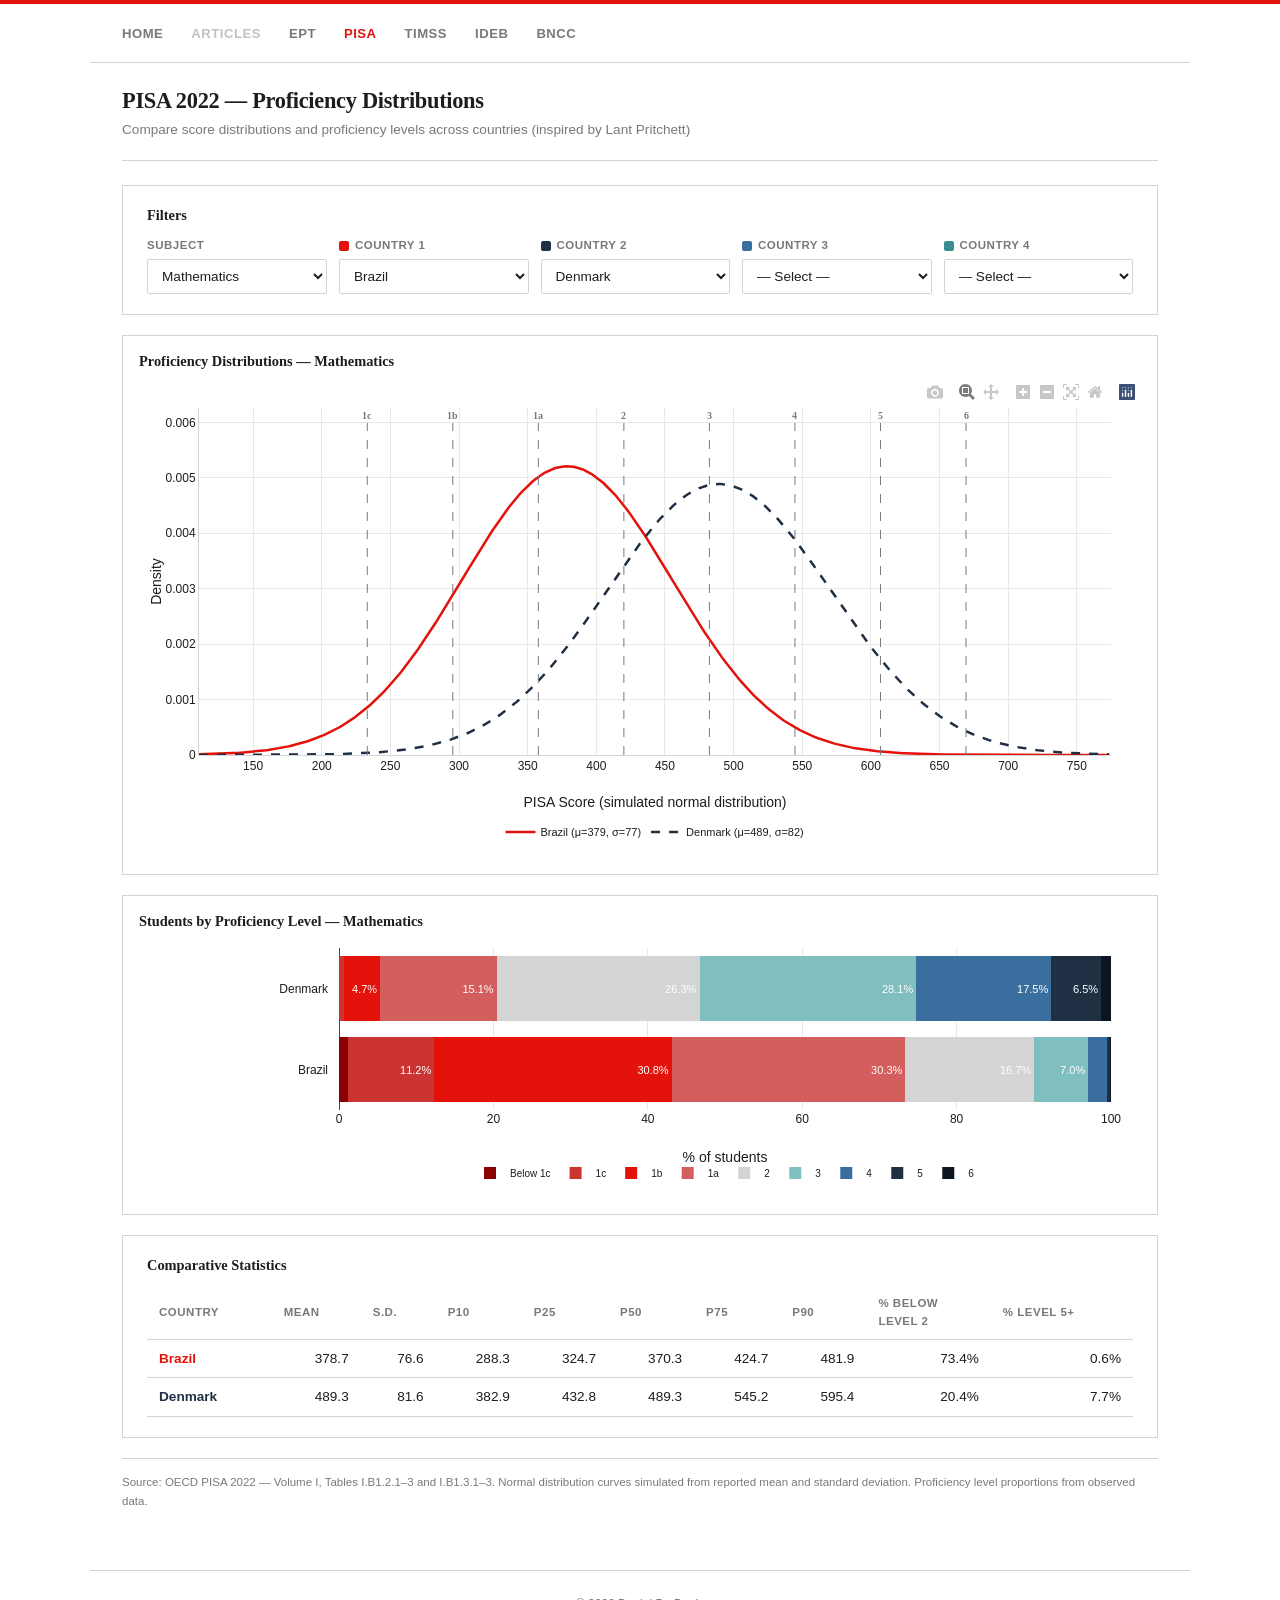
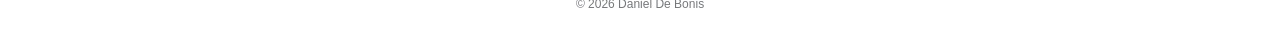
<file: dashboard-pisa/index.html>
<!DOCTYPE html>
<html lang="en">
<head>
<meta charset="UTF-8">
<!-- Google tag (gtag.js) -->
<script async src="https://www.googletagmanager.com/gtag/js?id=G-P1Y553RCK8"></script>
<script>
  window.dataLayer = window.dataLayer || [];
  function gtag(){dataLayer.push(arguments);}
  gtag('js', new Date());
  gtag('config', 'G-P1Y553RCK8');
</script>
<meta name="viewport" content="width=device-width, initial-scale=1.0">
<title>PISA Dashboard – Daniel De Bonis</title>
<link rel="stylesheet" href="../css/economist.css">
<script src="https://cdn.plot.ly/plotly-2.27.0.min.js"></script>
<style>
  .dashboard-header {
    padding: 24px 0 20px;
    border-bottom: 1px solid var(--e-grey-light);
    margin-bottom: 24px;
  }
  .dashboard-header h1 {
    font-size: 1.4rem;
    letter-spacing: -0.3px;
  }
  .dashboard-header p {
    font-size: 0.85rem;
    color: var(--e-grey);
    margin-top: 4px;
  }
  .controls {
    background: var(--e-white);
    border: 1px solid var(--e-grey-light);
    padding: 20px 24px;
    margin-bottom: 20px;
  }
  .controls h2 {
    font-family: Georgia, 'Times New Roman', serif;
    font-size: 0.9rem;
    font-weight: 700;
    margin-bottom: 12px;
    color: var(--e-black);
  }
  .selectors { display: flex; gap: 12px; flex-wrap: wrap; align-items: flex-end; }
  .selector-group { flex: 1; min-width: 180px; }
  .selector-group label {
    display: block;
    font-size: 0.72rem;
    color: var(--e-grey);
    margin-bottom: 4px;
    font-weight: 600;
    text-transform: uppercase;
    letter-spacing: 0.5px;
  }
  .selector-group select {
    width: 100%;
    padding: 8px 10px;
    border: 1px solid var(--e-grey-light);
    border-radius: 2px;
    font-size: 0.85rem;
    background: white;
    color: var(--e-black);
  }
  .selector-group select:focus { outline: none; border-color: var(--e-red); }
  .color-dot {
    display: inline-block;
    width: 10px;
    height: 10px;
    border-radius: 2px;
    margin-right: 6px;
    vertical-align: middle;
  }
  .chart-card {
    background: var(--e-white);
    border: 1px solid var(--e-grey-light);
    padding: 16px;
    margin-bottom: 20px;
  }
  .chart-card h3 {
    font-family: Georgia, 'Times New Roman', serif;
    font-size: 0.9rem;
    font-weight: 700;
    margin-bottom: 8px;
    color: var(--e-black);
  }
  .stats-table {
    background: var(--e-white);
    border: 1px solid var(--e-grey-light);
    padding: 20px 24px;
    margin-bottom: 20px;
  }
  .stats-table h2 {
    font-family: Georgia, 'Times New Roman', serif;
    font-size: 0.9rem;
    font-weight: 700;
    margin-bottom: 12px;
    color: var(--e-black);
  }
  table { width: 100%; border-collapse: collapse; font-size: 0.85rem; }
  th, td { padding: 8px 12px; text-align: left; border-bottom: 1px solid var(--e-grey-light); }
  th {
    font-weight: 600;
    color: var(--e-grey);
    font-size: 0.72rem;
    text-transform: uppercase;
    letter-spacing: 0.5px;
  }
  td.country-name { font-weight: 600; }
  td.num { text-align: right; font-variant-numeric: tabular-nums; }
  .source-footer {
    margin-top: 20px;
    font-size: 0.72rem;
    color: var(--e-grey);
    border-top: 1px solid var(--e-grey-light);
    padding-top: 14px;
  }
  @media (max-width: 700px) {
    .selectors { flex-direction: column; }
  }
</style>
</head>
<body>

<div class="economist-topline"></div>

<nav class="site-nav">
  <ul class="nav-links">
    <li><a href="../index.html">Home</a></li>
    <li><a href="#" style="opacity:0.45; pointer-events:none;">Articles</a></li>
    <li><a href="../dashboard-ept/index.html">EPT</a></li>
    <li><a href="../pisa/index.html" class="active">PISA</a></li>
    <li><a href="../timss/index.html">TIMSS</a></li>
    <li><a href="../ideb/index.html">IDEB</a></li>
    <li><a href="../bncc/index.html">BNCC</a></li>
  </ul>
</nav>

<div class="container">
  <div class="dashboard-header">
    <h1>PISA 2022 — Proficiency Distributions</h1>
    <p>Compare score distributions and proficiency levels across countries (inspired by Lant Pritchett)</p>
  </div>

  <div class="controls">
    <h2>Filters</h2>
    <div class="selectors">
      <div class="selector-group" style="max-width:180px;">
        <label>Subject</label>
        <select id="sel-subject" onchange="updateAll()">
          <option value="math">Mathematics</option>
          <option value="reading">Reading</option>
          <option value="science">Science</option>
        </select>
      </div>
      <div class="selector-group">
        <label><span class="color-dot" style="background:#E3120B"></span>Country 1</label>
        <select id="sel1" onchange="updateAll()"><option value="">— Select —</option></select>
      </div>
      <div class="selector-group">
        <label><span class="color-dot" style="background:#1F3044"></span>Country 2</label>
        <select id="sel2" onchange="updateAll()"><option value="">— Select —</option></select>
      </div>
      <div class="selector-group">
        <label><span class="color-dot" style="background:#3A6E9E"></span>Country 3</label>
        <select id="sel3" onchange="updateAll()"><option value="">— Select —</option></select>
      </div>
      <div class="selector-group">
        <label><span class="color-dot" style="background:#388E8E"></span>Country 4</label>
        <select id="sel4" onchange="updateAll()"><option value="">— Select —</option></select>
      </div>
    </div>
  </div>

  <!-- Distribution curves chart -->
  <div class="chart-card">
    <h3 id="chart-title">Proficiency Distributions</h3>
    <div id="chart-curves"></div>
  </div>

  <!-- Proficiency levels stacked bar chart -->
  <div class="chart-card">
    <h3 id="levels-title">Students by Proficiency Level</h3>
    <div id="chart-levels"></div>
  </div>

  <!-- Stats table -->
  <div class="stats-table" id="statsContainer" style="display:none">
    <h2>Comparative Statistics</h2>
    <table>
      <thead>
        <tr>
          <th>Country</th>
          <th>Mean</th>
          <th>S.D.</th>
          <th>P10</th>
          <th>P25</th>
          <th>P50</th>
          <th>P75</th>
          <th>P90</th>
          <th id="th-below">% below<br>Level 2</th>
          <th id="th-above">% Level 5+</th>
        </tr>
      </thead>
      <tbody id="statsBody"></tbody>
    </table>
  </div>

  <div class="source-footer">
    Source: OECD PISA 2022 — Volume I, Tables I.B1.2.1–3 and I.B1.3.1–3. Normal distribution curves simulated from reported mean and standard deviation. Proficiency level proportions from observed data.
  </div>
</div>

<footer class="site-footer">
  <p>&copy; 2026 Daniel De Bonis</p>
</footer>

<script>
let DATA;

const COLORS = ['#E3120B', '#1F3044', '#3A6E9E', '#388E8E'];
const DASHES = ['solid', 'dash', 'dot', 'dashdot'];

const SUBJ_LABELS = { math: 'Mathematics', reading: 'Reading', science: 'Science' };

const LEVEL_COLORS_9 = ['#8B0000','#CC3333','#E3120B','#D45D5D','#D4D4D4','#7FBFBF','#3A6E9E','#1F3044','#0D1520'];
const LEVEL_COLORS_8 = ['#8B0000','#CC3333','#E3120B','#D4D4D4','#7FBFBF','#3A6E9E','#1F3044','#0D1520'];

fetch('pisa_data.json')
  .then(r => r.json())
  .then(d => { DATA = d; init(); })
  .catch(err => console.error('Error loading PISA data:', err));

function init() {
  const names = Object.keys(DATA.countries).sort();
  for (let i = 1; i <= 4; i++) {
    const sel = document.getElementById('sel' + i);
    names.forEach(name => {
      const o = document.createElement('option');
      o.value = name; o.textContent = name;
      sel.appendChild(o);
    });
  }
  document.getElementById('sel1').value = 'Brazil';
  document.getElementById('sel2').value = 'Denmark';
  updateAll();
}

function getSubject() { return document.getElementById('sel-subject').value; }

function getSelected() {
  const subj = getSubject();
  const selected = [];
  for (let i = 1; i <= 4; i++) {
    const v = document.getElementById('sel' + i).value;
    if (v && DATA.countries[v]) {
      const d = DATA.countries[v][subj];
      selected.push({ name: v, ...d, color: COLORS[i-1], dash: DASHES[i-1] });
    }
  }
  return selected;
}

function normalPDF(x, mean, sd) {
  return (1 / (sd * Math.sqrt(2 * Math.PI))) * Math.exp(-0.5 * ((x - mean) / sd) ** 2);
}

function normalCDF(x, mean, sd) {
  const z = (x - mean) / sd;
  const t = 1 / (1 + 0.2316419 * Math.abs(z));
  const p = 0.3989422804 * Math.exp(-z * z / 2) * (t * (0.3193815 + t * (-0.3565638 + t * (1.781478 + t * (-1.821256 + t * 1.3302744)))));
  return z > 0 ? 1 - p : p;
}

function fmtEn(n, d) { return n.toFixed(d !== undefined ? d : 1); }

function updateAll() {
  const selected = getSelected();
  const subj = getSubject();
  const bounds = DATA.level_boundaries[subj];
  const labels = DATA.level_labels[subj];

  document.getElementById('chart-title').textContent = `Proficiency Distributions — ${SUBJ_LABELS[subj]}`;
  document.getElementById('levels-title').textContent = `Students by Proficiency Level — ${SUBJ_LABELS[subj]}`;

  updateCurves(selected, bounds, labels);
  updateLevels(selected, labels, subj);
  updateStats(selected, bounds, labels);
}

function updateCurves(selected, bounds, labels) {
  if (!selected.length) { Plotly.purge('chart-curves'); return; }

  const xMin = Math.min(...selected.map(c => c.mean - 3.5 * c.sd), bounds[1] - 50);
  const xMax = Math.max(...selected.map(c => c.mean + 3.5 * c.sd), bounds[bounds.length-1] + 50);
  const step = (xMax - xMin) / 500;

  const traces = selected.map(c => {
    const xs = [], ys = [], pctiles = [];
    for (let x = xMin; x <= xMax; x += step) {
      xs.push(x);
      ys.push(normalPDF(x, c.mean, c.sd));
      pctiles.push((normalCDF(x, c.mean, c.sd) * 100).toFixed(1));
    }
    return {
      x: xs, y: ys, type: 'scatter', mode: 'lines',
      name: `${c.name} (\u03BC=${c.mean.toFixed(0)}, \u03C3=${c.sd.toFixed(0)})`,
      line: { color: c.color, width: 2.5, dash: c.dash },
      customdata: pctiles,
      hovertemplate: `${c.name}<br>Score: %{x:.0f}<br>Density: %{y:.5f}<br>Percentile: %{customdata}<extra></extra>`
    };
  });

  const yMax = Math.max(...traces.flatMap(t => t.y)) * 1.15;

  const shapes = bounds.slice(1).map(b => ({
    type: 'line', x0: b, x1: b, y0: 0, y1: yMax,
    line: { color: '#76797B', width: 1, dash: 'dash' }
  }));

  const annotations = bounds.slice(1).map((b, i) => ({
    x: b, y: yMax, text: `<b>${labels[i+1]}</b>`,
    showarrow: false, yanchor: 'bottom',
    font: { size: 10, color: '#76797B', family: 'Georgia, serif' }
  }));

  Plotly.newPlot('chart-curves', traces, {
    height: 480,
    margin: { t: 30, b: 70, l: 60, r: 30 },
    font: { family: "'Helvetica Neue', Arial, sans-serif", color: '#1D1D1B' },
    xaxis: { title: 'PISA Score (simulated normal distribution)', dtick: 50, range: [xMin, xMax], gridcolor: '#E8E8E8', linecolor: '#D4D4D4' },
    yaxis: { title: 'Density', gridcolor: '#E8E8E8', rangemode: 'tozero', linecolor: '#D4D4D4' },
    legend: { orientation: 'h', y: -0.18, x: 0.5, xanchor: 'center', font: { size: 11 } },
    shapes, annotations,
    plot_bgcolor: 'white', paper_bgcolor: 'white', hovermode: 'x unified'
  }, { responsive: true, displayModeBar: true, modeBarButtonsToRemove: ['lasso2d','select2d'] });
}

function updateLevels(selected, labels, subj) {
  if (!selected.length) { Plotly.purge('chart-levels'); return; }

  const nLevels = labels.length;
  const levelColors = nLevels === 9 ? LEVEL_COLORS_9 : LEVEL_COLORS_8;
  const countryNames = selected.map(c => c.name);

  const traces = labels.map((label, li) => ({
    x: selected.map(c => c.levels[li]),
    y: countryNames,
    name: label,
    type: 'bar',
    orientation: 'h',
    marker: { color: levelColors[li] },
    text: selected.map(c => c.levels[li] >= 3 ? c.levels[li].toFixed(1) + '%' : ''),
    textposition: 'inside',
    textfont: { color: 'white', size: 11 },
    hovertemplate: '%{y}<br>' + label + ': %{x:.1f}%<extra></extra>'
  }));

  Plotly.newPlot('chart-levels', traces, {
    height: Math.max(220, selected.length * 70 + 120),
    margin: { t: 10, b: 60, l: 200, r: 30 },
    font: { family: "'Helvetica Neue', Arial, sans-serif", color: '#1D1D1B' },
    barmode: 'stack',
    xaxis: { title: '% of students', range: [0, 100], gridcolor: '#E8E8E8' },
    yaxis: { automargin: true, ticksuffix: '   ' },
    legend: { orientation: 'h', y: -0.3, x: 0.5, xanchor: 'center', font: { size: 10 }, traceorder: 'normal' },
    plot_bgcolor: 'white', paper_bgcolor: 'white'
  }, { responsive: true });
}

function updateStats(selected, bounds, labels) {
  if (!selected.length) {
    document.getElementById('statsContainer').style.display = 'none';
    return;
  }

  const belowL2idx = labels.indexOf('2');
  const aboveL5idx = labels.indexOf('5');

  const tbody = document.getElementById('statsBody');
  tbody.innerHTML = '';
  selected.forEach(c => {
    const belowL2 = c.levels.slice(0, belowL2idx).reduce((s,v) => s+v, 0);
    const aboveL5 = aboveL5idx >= 0 ? c.levels.slice(aboveL5idx).reduce((s,v) => s+v, 0) : 0;
    const tr = document.createElement('tr');
    tr.innerHTML = `
      <td class="country-name" style="color:${c.color}">${c.name}</td>
      <td class="num">${fmtEn(c.mean)}</td>
      <td class="num">${fmtEn(c.sd)}</td>
      <td class="num">${fmtEn(c.p10)}</td>
      <td class="num">${fmtEn(c.p25)}</td>
      <td class="num">${fmtEn(c.p50)}</td>
      <td class="num">${fmtEn(c.p75)}</td>
      <td class="num">${fmtEn(c.p90)}</td>
      <td class="num">${fmtEn(belowL2)}%</td>
      <td class="num">${fmtEn(aboveL5)}%</td>`;
    tbody.appendChild(tr);
  });
  document.getElementById('statsContainer').style.display = 'block';
}
</script>
</body>
</html>
</file>
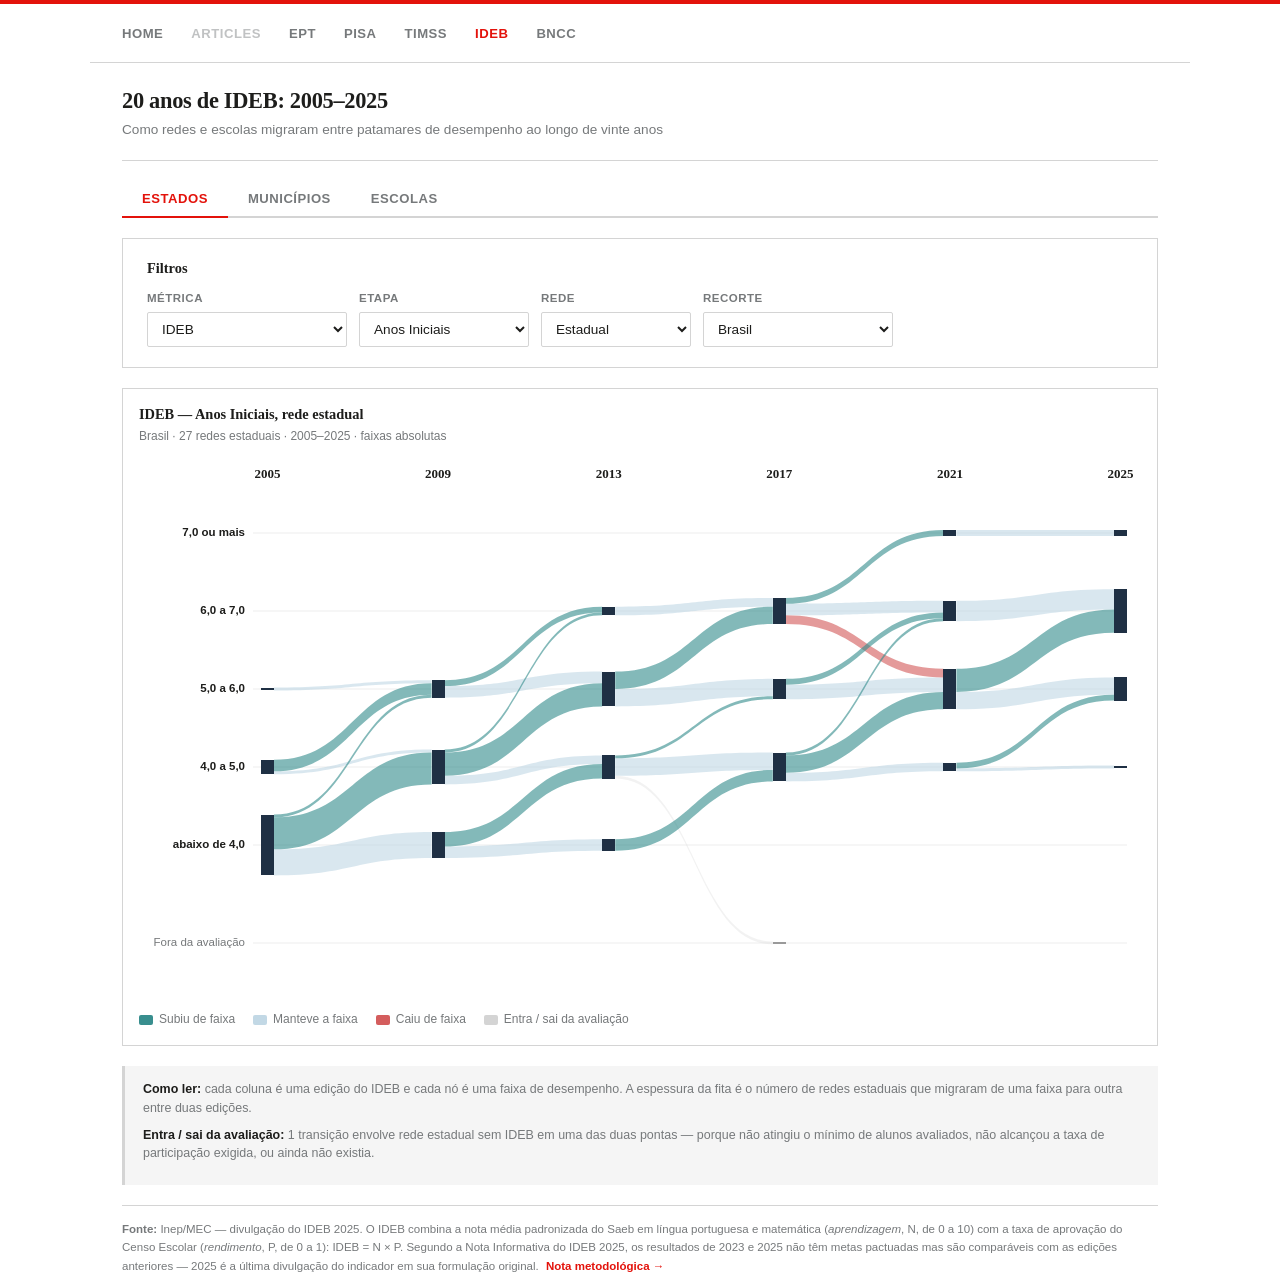
<file: ideb/index.html>
<!DOCTYPE html>
<html lang="pt-BR">
<head>
<meta charset="UTF-8">
<!-- Google tag (gtag.js) -->
<script async src="https://www.googletagmanager.com/gtag/js?id=G-P1Y553RCK8"></script>
<script>
  window.dataLayer = window.dataLayer || [];
  function gtag(){dataLayer.push(arguments);}
  gtag('js', new Date());
  gtag('config', 'G-P1Y553RCK8');
</script>
<meta name="viewport" content="width=device-width, initial-scale=1.0">
<title>20 anos de IDEB — Daniel De Bonis</title>
<link rel="stylesheet" href="../css/economist.css">
<style>
  .dashboard-header {
    padding: 24px 0 20px;
    border-bottom: 1px solid var(--e-grey-light);
    margin-bottom: 20px;
  }
  .dashboard-header h1 { font-size: 1.4rem; letter-spacing: -0.3px; }
  .dashboard-header p { font-size: 0.85rem; color: var(--e-grey); margin-top: 4px; }

  /* ── Abas de nível ── */
  .tabs { display: flex; gap: 0; border-bottom: 2px solid var(--e-grey-light); margin-bottom: 20px; }
  .tab {
    padding: 10px 20px;
    font-size: 0.82rem;
    font-weight: 600;
    text-transform: uppercase;
    letter-spacing: 0.5px;
    color: var(--e-grey);
    background: none;
    border: none;
    border-bottom: 2px solid transparent;
    margin-bottom: -2px;
    cursor: pointer;
  }
  .tab:hover { color: var(--e-black); }
  .tab.active { color: var(--e-red); border-bottom-color: var(--e-red); }

  .controls {
    background: var(--e-white);
    border: 1px solid var(--e-grey-light);
    padding: 20px 24px;
    margin-bottom: 20px;
  }
  .controls h2 {
    font-family: Georgia, 'Times New Roman', serif;
    font-size: 0.9rem;
    font-weight: 700;
    margin-bottom: 12px;
  }
  .selectors { display: flex; gap: 12px; flex-wrap: wrap; align-items: flex-end; }
  .selector-group { flex: 1; min-width: 150px; }
  .selector-group label {
    display: block;
    font-size: 0.72rem;
    color: var(--e-grey);
    margin-bottom: 4px;
    font-weight: 600;
    text-transform: uppercase;
    letter-spacing: 0.5px;
  }
  .selector-group select {
    width: 100%;
    padding: 8px 10px;
    border: 1px solid var(--e-grey-light);
    border-radius: 2px;
    font-size: 0.85rem;
    background: white;
    color: var(--e-black);
  }
  .selector-group select:focus { outline: none; border-color: var(--e-red); }
  .selector-group select:disabled { background: var(--e-grey-bg); color: var(--e-grey); }

  .chart-card {
    background: var(--e-white);
    border: 1px solid var(--e-grey-light);
    padding: 16px;
    margin-bottom: 20px;
    min-height: 260px;
  }
  .chart-card h3 {
    font-family: Georgia, 'Times New Roman', serif;
    font-size: 0.9rem;
    font-weight: 700;
    margin-bottom: 4px;
  }
  .chart-sub { font-size: 0.75rem; color: var(--e-grey); margin-bottom: 10px; }

  .status {
    padding: 40px 20px;
    text-align: center;
    font-size: 0.85rem;
    color: var(--e-grey);
  }
  .status.erro { color: var(--e-red); }

  /* ── Sankey em SVG ── */
  #chart-sankey { width: 100%; overflow-x: auto; }
  .sankey-svg { display: block; max-width: 100%; }
  .sankey-svg .fita { fill-opacity: 0.62; transition: fill-opacity 0.12s; }
  /* entra/sai percorre muita distância vertical e vira arco grosso; recua no fundo */
  .sankey-svg .fita-fora { fill-opacity: 0.3; }
  .sankey-svg .fita.destaque { fill-opacity: 0.95; }
  .sankey-svg .no { shape-rendering: crispEdges; }
  .sankey-svg .no.destaque { fill: var(--e-red); }
  .sankey-svg .guia { stroke: #EDEDED; stroke-width: 1; }
  .sankey-svg .rot-faixa {
    font-family: 'Franklin Gothic Medium', 'Helvetica Neue', Arial, sans-serif;
    font-size: 11.5px;
    font-weight: 600;
    fill: var(--e-black);
  }
  .sankey-svg .rot-faixa.rot-fora { font-weight: 400; fill: var(--e-grey); }
  .sankey-svg .rot-ano {
    font-family: Georgia, 'Times New Roman', serif;
    font-size: 13px;
    font-weight: 700;
    fill: var(--e-black);
  }
  #sankey-tip {
    position: fixed;
    display: none;
    z-index: 50;
    background: var(--e-black);
    color: #fff;
    padding: 7px 10px;
    font-size: 0.76rem;
    line-height: 1.45;
    white-space: pre-line;
    pointer-events: none;
    max-width: 300px;
    border-radius: 2px;
  }

  /* ── Legenda de direção ── */
  .legenda { display: flex; gap: 18px; flex-wrap: wrap; font-size: 0.75rem; color: var(--e-grey); margin-top: 10px; }
  .legenda span { display: flex; align-items: center; gap: 6px; }
  .legenda i { width: 14px; height: 10px; border-radius: 2px; display: inline-block; }

  .nota-metodo {
    background: var(--e-grey-bg);
    border-left: 3px solid var(--e-grey-light);
    padding: 14px 18px;
    font-size: 0.78rem;
    color: var(--e-grey);
    margin-bottom: 20px;
    line-height: 1.5;
  }
  .nota-metodo strong { color: var(--e-black); }

  .source-footer {
    margin-top: 20px;
    font-size: 0.72rem;
    color: var(--e-grey);
    border-top: 1px solid var(--e-grey-light);
    padding-top: 14px;
    line-height: 1.6;
  }
  .source-footer .link-metodo {
    display: inline-block;
    margin-left: 4px;
    font-weight: 600;
    color: var(--e-red);
    text-decoration: none;
    white-space: nowrap;
  }
  .source-footer .link-metodo:hover { text-decoration: underline; }
  @media (max-width: 700px) {
    .selectors { flex-direction: column; }
    .tabs { overflow-x: auto; }
  }
</style>
</head>
<body>

<div class="economist-topline"></div>

<nav class="site-nav">
  <ul class="nav-links">
    <li><a href="../index.html">Home</a></li>
    <li><a href="#" style="opacity:0.45; pointer-events:none;">Articles</a></li>
    <li><a href="../dashboard-ept/index.html">EPT</a></li>
    <li><a href="../pisa/index.html">PISA</a></li>
    <li><a href="../timss/index.html">TIMSS</a></li>
    <li><a href="index.html" class="active">IDEB</a></li>
    <li><a href="../bncc/index.html">BNCC</a></li>
  </ul>
</nav>

<div class="container">
  <div class="dashboard-header">
    <h1>20 anos de IDEB: 2005–2025</h1>
    <p>Como redes e escolas migraram entre patamares de desempenho ao longo de vinte anos</p>
  </div>

  <div class="tabs">
    <button class="tab active" data-nivel="estados">Estados</button>
    <button class="tab" data-nivel="municipios">Municípios</button>
    <button class="tab" data-nivel="escolas">Escolas</button>
  </div>

  <div class="controls">
    <h2>Filtros</h2>
    <div class="selectors">
      <div class="selector-group" style="max-width:200px;">
        <label>Métrica</label>
        <select id="f-metrica">
          <option value="ideb">IDEB</option>
          <option value="aprend">IDEB Aprendizagem (N)</option>
          <option value="rend">IDEB Rendimento (P)</option>
        </select>
      </div>
      <div class="selector-group" style="max-width:170px;">
        <label>Etapa</label>
        <select id="f-etapa"></select>
      </div>
      <div class="selector-group" style="max-width:150px;">
        <label>Rede</label>
        <select id="f-rede"></select>
      </div>
      <div class="selector-group" style="max-width:190px;">
        <label id="lab-recorte">Recorte</label>
        <select id="f-recorte"></select>
      </div>
      <!-- Só na aba Escolas: a lista sai do shard da UF, então é preenchida
           depois do fetch, não em reconstroiFiltros(). -->
      <div class="selector-group" id="grupo-municipio" style="max-width:240px; display:none;">
        <label>Município</label>
        <select id="f-municipio"><option value="todos">Todos os municípios</option></select>
      </div>
    </div>
  </div>

  <div class="chart-card">
    <h3 id="titulo-grafico">—</h3>
    <div class="chart-sub" id="sub-grafico"></div>
    <div id="chart-sankey"></div>
    <div class="legenda" id="legenda" style="display:none;">
      <span><i style="background:#388E8E"></i> Subiu de faixa</span>
      <span><i style="background:#C2D8E5"></i> Manteve a faixa</span>
      <span><i style="background:#D45D5D"></i> Caiu de faixa</span>
      <span><i style="background:#D4D4D4"></i> Entra / sai da avaliação</span>
    </div>
    <div class="status" id="status">Carregando…</div>
  </div>

  <div class="nota-metodo" id="nota-metodo"></div>

  <div class="source-footer">
    <strong>Fonte:</strong> Inep/MEC — divulgação do IDEB 2025.
    O IDEB combina a nota média padronizada do Saeb em língua portuguesa e matemática
    (<em>aprendizagem</em>, N, de 0 a 10) com a taxa de aprovação do Censo Escolar
    (<em>rendimento</em>, P, de 0 a 1): IDEB = N × P.
    Segundo a Nota Informativa do IDEB 2025, os resultados de 2023 e 2025 não têm metas
    pactuadas mas são comparáveis com as edições anteriores — 2025 é a última divulgação
    do indicador em sua formulação original.
    <a href="metodologia.html" class="link-metodo">Nota metodológica &rarr;</a>
  </div>
</div>

<script>
// ══════════════════════════════════════════════════════════════════════════
// Configuração
// ══════════════════════════════════════════════════════════════════════════

const ESCALAS = { ideb: 10, aprend: 100, rend: 10000 };
const CAMPO_IDX = { ideb: 0, aprend: 1, rend: 2 };

const NOME_METRICA = {
  ideb: 'IDEB', aprend: 'IDEB Aprendizagem (N)', rend: 'IDEB Rendimento (P)'
};
const NOME_ETAPA = { AI: 'Anos Iniciais', AF: 'Anos Finais', EM: 'Ensino Médio' };

// A unidade contada não pode afirmar a rede: na aba Municípios o usuário pode
// escolher a rede estadual dentro do município, e "redes municipais" mentiria.
const NOME_UNIDADE = {
  estados: ['rede estadual', 'redes estaduais'],
  municipios: ['rede', 'redes'],
  escolas: ['escola', 'escolas']
};

// Cortes absolutos por etapa e métrica, conferidos contra a ocupação real de cada
// faixa onda a onda nos três níveis (`build_ideb.py --report` audita e acusa faixa
// que nunca enche). Ao mexer aqui, mexer também em CORTES_PAGINA no build.
//
// Rendimento usa quintis por padrão; estes cortes só entram no fallback de painel
// com menos de 5 unidades no ano-base.
const CORTES = {
  ideb:   { AI: [4.0, 5.0, 6.0, 7.0], AF: [3.5, 4.0, 4.5, 5.0, 5.5, 6.0], EM: [3.0, 3.4, 3.8, 4.2] },
  aprend: { AI: [4.5, 5.0, 5.5, 6.5], AF: [4.0, 4.5, 5.0, 5.5], EM: [3.8, 4.1, 4.4, 4.7] },
  rend:   { AI: [0.80, 0.90, 0.95, 0.97, 0.99], AF: [0.75, 0.85, 0.92, 0.96, 0.99],
             EM: [0.70, 0.80, 0.88, 0.94, 0.98] }
};

const MARCOS = {
  estados:    [2005, 2009, 2013, 2017, 2021, 2025],
  municipios: [2005, 2009, 2013, 2017, 2021, 2025],
  escolas:    [2009, 2013, 2017, 2021, 2025]
};

const ETAPAS_POR_NIVEL = {
  estados: ['AI', 'AF', 'EM'],
  municipios: ['AI', 'AF'],
  escolas: ['AI', 'AF']
};

const COR = {
  sobe: '#388E8E', mantem: '#C2D8E5', cai: '#D45D5D', fora: '#D4D4D4',
  no: '#1F3044', noFora: '#9A9A9A'
};

const PISO_RIBBON = 0.005;   // ribbons abaixo de 0,5% do fluxo da transição são ocultados

// ══════════════════════════════════════════════════════════════════════════
// Estado
// ══════════════════════════════════════════════════════════════════════════

const estado = {
  nivel: 'estados',
  cache: {},          // chave -> payload JSON
  carregando: null
};

const $ = id => document.getElementById(id);

// ══════════════════════════════════════════════════════════════════════════
// Carregamento de dados
// ══════════════════════════════════════════════════════════════════════════

function chaveDados() {
  if (estado.nivel === 'estados') return 'estados';
  if (estado.nivel === 'municipios') return 'municipios';
  return `escolas/${$('f-etapa').value}/${$('f-recorte').value}`;
}

function urlDados(chave) { return `data/${chave}.json`; }

async function pegaDados(chave) {
  if (estado.cache[chave]) return estado.cache[chave];
  let r;
  try {
    r = await fetch(urlDados(chave));
  } catch (e) {
    // "Failed to fetch" cru não diz nada. A causa quase sempre é abrir o arquivo
    // direto do disco: o navegador bloqueia fetch em file://.
    if (location.protocol === 'file:') {
      throw new Error('Esta página precisa ser servida por HTTP — o navegador bloqueia o ' +
        'carregamento de dados em file://. Rode "python -m http.server" na pasta website/ ' +
        'e abra http://localhost:8000/ideb/index.html');
    }
    throw new Error(`Não foi possível carregar os dados de ${chave}: ${e.message}`);
  }
  if (!r.ok) throw new Error(`Não foi possível carregar ${chave} (HTTP ${r.status})`);
  const j = await r.json();
  estado.cache[chave] = j;
  return j;
}

// ══════════════════════════════════════════════════════════════════════════
// Montagem do painel: [{serie: [v|null por onda]}] já na métrica escolhida
// ══════════════════════════════════════════════════════════════════════════

function montaPainel(dados) {
  const metrica = $('f-metrica').value;
  const campo = CAMPO_IDX[metrica];
  const esc = ESCALAS[metrica];
  const etapa = $('f-etapa').value;
  const rede = $('f-rede').value;
  const recorte = $('f-recorte').value;
  const ondas = dados.meta.ondas;
  const painel = [];

  const empurra = (serieBruta, rotulo) => {
    const s = serieBruta[campo];
    if (!s) return;
    let algum = false;
    const v = s.map(x => { if (x === null) return null; algum = true; return x / esc; });
    if (algum) painel.push({ rotulo, v });
  };

  if (estado.nivel === 'estados') {
    const bloco = (dados.dados[etapa] || {})[rede] || {};
    const porUF = {};
    dados.unidades.forEach(u => porUF[u.uf] = u);
    Object.keys(bloco).forEach(uf => {
      const u = porUF[uf];
      if (!u) return;
      if (recorte !== 'BR' && u.regiao !== recorte) return;
      empurra(bloco[uf], u.nome);
    });
  } else if (estado.nivel === 'municipios') {
    const bloco = (dados.dados[etapa] || {})[rede] || {};
    Object.keys(bloco).forEach(i => {
      const m = dados.municipios[i];
      if (!m) return;
      if (recorte !== 'BR' && m[2] !== recorte) return;
      empurra(bloco[i], `${m[1]} (${m[2]})`);
    });
  } else {
    // "Pública" soma as três redes. No nível da escola o IDEB só existe para
    // escola pública (o Inep exclui as privadas), então a soma de municipal,
    // estadual e federal é o total do arquivo — não falta rede nenhuma.
    const todasRedes = rede === 'Publica';
    const iRede = dados.meta.redes.indexOf(rede);
    const mun = $('f-municipio').value;
    Object.keys(dados.dados).forEach(i => {
      const e = dados.escolas[i];
      if (!e) return;
      if (!todasRedes && e[3] !== iRede) return;
      if (mun !== 'todos' && String(e[2]) !== mun) return;
      empurra(dados.dados[i], e[1]);
    });
  }
  return { painel, ondas };
}

// A lista de municípios vem do shard da UF, então só dá para montá-la depois do
// fetch. É refeita quando a UF muda (a chave dos dados carrega a UF), e aí a
// seleção volta para "todos" — um município de outra UF não faria sentido.
function sincronizaMunicipios(dados, chave) {
  if (estado.municipiosDe === chave) return;
  const lista = (dados.municipios || [])
    .map((m, i) => [String(i), m[1]])
    .sort((a, b) => a[1].localeCompare(b[1], 'pt-BR'));
  opcoes($('f-municipio'), [['todos', 'Todos os municípios']].concat(lista), 'todos');
  estado.municipiosDe = chave;
}

// Rótulo do recorte para o subtítulo: nomeia o município quando há um escolhido.
function nomeRecorte() {
  if (estado.nivel === 'escolas') {
    const sel = $('f-municipio');
    const uf = $('f-recorte').value;
    return sel.value === 'todos' ? uf
      : `${sel.options[sel.selectedIndex].text} (${uf})`;
  }
  const r = $('f-recorte').value;
  return r === 'BR' ? 'Brasil' : r;
}

// ══════════════════════════════════════════════════════════════════════════
// Faixas
// ══════════════════════════════════════════════════════════════════════════

// Todas as métricas usam cortes absolutos.
//
// O Rendimento já usou quintis do ano-base, e era pior: como P sobe muito ao
// longo dos vinte anos, a distribuição inteira de 2025 ficava acima do quintil
// mais alto de 2005 e 96% a 100% das redes terminavam numa faixa só. Os cortes
// absolutos são escalonados rumo a 1,0, que é o formato da distribuição de P —
// comprimida no topo, com cauda longa embaixo. Os cortes são por etapa porque o
// P do ensino médio partiu de muito mais baixo (0,61 a 0,80 em 2005) que o dos
// anos iniciais (0,60 a 0,96): cortes únicos deixariam o EM inteiro numa faixa só.
function modoFaixas() {
  return 'abs';
}

function calculaCortes(painel, ondas, colunas) {
  const metrica = $('f-metrica').value;
  const etapa = $('f-etapa').value;

  if (modoFaixas() === 'abs') {
    return (CORTES[metrica] || {})[etapa] || [];
  }
  // quintis do ano-base: distribuição da primeira coluna exibida
  const i0 = ondas.indexOf(colunas[0]);
  const vals = painel.map(p => p.v[i0]).filter(x => x !== null).sort((a, b) => a - b);
  if (vals.length < 5) return (CORTES[metrica] || {})[etapa] || [];
  return [0.2, 0.4, 0.6, 0.8].map(q => vals[Math.floor(vals.length * q)]);
}

function faixaDe(valor, cortes) {
  if (valor === null) return -1;   // -1 = fora da avaliação
  for (let i = 0; i < cortes.length; i++) if (valor < cortes[i]) return i;
  return cortes.length;
}

function rotuloFaixa(i, cortes) {
  const metrica = $('f-metrica').value;
  const fmt = v => metrica === 'rend'
    ? (v * 100).toFixed(0) + '%'
    : v.toFixed(1).replace('.', ',');
  if (i === 0) return `abaixo de ${fmt(cortes[0])}`;
  if (i === cortes.length) return `${fmt(cortes[cortes.length - 1])} ou mais`;
  return `${fmt(cortes[i - 1])} a ${fmt(cortes[i])}`;
}

// ══════════════════════════════════════════════════════════════════════════
// Sankey
// ══════════════════════════════════════════════════════════════════════════

// O sankey é desenhado à mão em SVG, não pelo Plotly. O Plotly ignora `node.y`
// sozinho e, com `node.x` e `node.y` juntos, para de desenhar da quinta coluna
// em diante (2.27.0 e 3.0.1, nos quatro `arrangement`). Sem controle da posição
// vertical não dá para manter as faixas na mesma ordem em todas as colunas, e
// sem isso o gráfico não comunica movimento — que é o ponto inteiro dele.

function montaFluxos(painel, ondas, colunas, cortes) {
  const nFaixas = cortes.length + 1;
  const idx = colunas.map(a => ondas.indexOf(a));

  // Ordem de exibição, de cima para baixo: melhor faixa, ..., pior faixa, fora.
  const ordem = [];
  for (let f = nFaixas - 1; f >= 0; f--) ordem.push(f);
  ordem.push(-1);

  const bruto = new Map();
  const contagem = { sobe: 0, cai: 0, mantem: 0, fora: 0 };

  for (let c = 0; c < colunas.length - 1; c++) {
    const ia = idx[c], ib = idx[c + 1];
    painel.forEach(p => {
      const va = p.v[ia], vb = p.v[ib];
      if (va === null && vb === null) return;
      const fa = faixaDe(va, cortes), fb = faixaDe(vb, cortes);
      const k = `${c}|${fa}|${fb}`;
      bruto.set(k, (bruto.get(k) || 0) + 1);
      if (fa === -1 || fb === -1) contagem.fora++;
      else if (fb > fa) contagem.sobe++;
      else if (fb < fa) contagem.cai++;
      else contagem.mantem++;
    });
  }

  const totalPorCol = {};
  bruto.forEach((n, k) => {
    const c = k.split('|')[0];
    totalPorCol[c] = (totalPorCol[c] || 0) + n;
  });

  // Denominador das porcentagens: quantas unidades tinham valor em cada onda.
  // É contado direto do painel, não somando nós — assim não depende do piso de
  // fitas nem do max(entra, sai) do nó "fora".
  const avaliadas = colunas.map((_, c) =>
    painel.reduce((s, p) => s + (p.v[idx[c]] !== null ? 1 : 0), 0));

  const links = [];
  let ocultos = 0;
  bruto.forEach((n, k) => {
    const [cs, fas, fbs] = k.split('|');
    const c = +cs, fa = +fas, fb = +fbs;
    if (n / totalPorCol[cs] < PISO_RIBBON) { ocultos += n; return; }
    links.push({
      c, fa, fb, n,
      dir: fa === -1 || fb === -1 ? 'fora' : fb > fa ? 'sobe' : fb < fa ? 'cai' : 'mantem'
    });
  });

  // Valor de cada nó = max(o que sai, o que entra).
  //
  // Nas faixas os dois lados batem: toda unidade presente numa coluna sai dela e
  // entra na seguinte. No nó "fora da avaliação" não batem — o que sai são as
  // unidades ausentes ali e presentes na coluna seguinte, o que entra são as
  // presentes na anterior e ausentes ali. Por isso o max, e não só a saída.
  const sai = new Map(), entra = new Map();
  const acumula = (m, c, f, n) => m.set(`${c}|${f}`, (m.get(`${c}|${f}`) || 0) + n);
  links.forEach(l => {
    acumula(sai, l.c, l.fa, l.n);
    acumula(entra, l.c + 1, l.fb, l.n);
  });
  const valNo = new Map();
  new Set([...sai.keys(), ...entra.keys()]).forEach(k =>
    valNo.set(k, Math.max(sai.get(k) || 0, entra.get(k) || 0)));

  // Descarta raias vazias nas pontas do eixo (ex.: nenhuma escola abaixo de 4,0
  // em nenhum ano) — são espaço morto. Raias vazias no meio ficam: ali o vazio é
  // informação, e tirá-las quebraria a régua.
  const ocupada = f => colunas.some((_, c) => (valNo.get(`${c}|${f}`) || 0) > 0);
  let faixas = ordem.filter(f => f !== -1);
  while (faixas.length > 1 && !ocupada(faixas[0])) faixas.shift();
  while (faixas.length > 1 && !ocupada(faixas[faixas.length - 1])) faixas.pop();
  const ordemFinal = ocupada(-1) ? faixas.concat([-1]) : faixas;

  return { nFaixas, ordem: ordemFinal, links, valNo, contagem, ocultos, colunas, cortes,
           avaliadas, nPainel: painel.length };
}

// ── Geometria ──────────────────────────────────────────────────────────────

// Cada faixa ocupa uma "raia" de altura fixa, na mesma posição vertical em todas
// as colunas. A barra do ano fica centrada na raia da sua faixa e a altura dela é
// proporcional à contagem. É isso que faz a nota se deslocar visualmente: a régua
// não se mexe, a massa é que sobe e desce contra ela.
const GEO = {
  colW: 13,
  raia: 78,          // altura de cada raia
  preenche: 0.78,    // fração da raia que a maior barra pode ocupar
  gapFora: 20,       // folga extra antes da raia "fora da avaliação"
  padTopo: 38, padBaixo: 18,
  margEsq: 122,      // espaço para os rótulos das faixas, à esquerda
  margDir: 14
};

function calculaGeometria(fx, largura) {
  const { ordem, colunas, valNo } = fx;
  const nCol = colunas.length;
  const nRaias = ordem.length;

  const altura = GEO.padTopo + nRaias * GEO.raia + GEO.gapFora + GEO.padBaixo;

  // A escala vem do maior nó individual, não do total da coluna: assim a maior
  // barra preenche a raia sem invadir a vizinha.
  let maxNo = 1;
  colunas.forEach((_, c) => ordem.forEach(f => {
    maxNo = Math.max(maxNo, valNo.get(`${c}|${f}`) || 0);
  }));
  const escala = (GEO.raia * GEO.preenche) / maxNo;

  const centroRaia = i => GEO.padTopo + i * GEO.raia + GEO.raia / 2 +
                          (ordem[i] === -1 ? GEO.gapFora : 0);

  const areaX = largura - GEO.margEsq - GEO.margDir - GEO.colW;
  const nos = new Map();
  colunas.forEach((ano, c) => {
    const x = nCol === 1 ? GEO.margEsq + areaX / 2 : GEO.margEsq + c * areaX / (nCol - 1);
    ordem.forEach((f, i) => {
      const v = valNo.get(`${c}|${f}`) || 0;
      const h = v * escala;
      nos.set(`${c}|${f}`, { c, f, x, y: centroRaia(i) - h / 2, h, v });
    });
  });

  return { nos, escala, altura, largura, centroRaia, areaX };
}

function caminhoFita(x0, x1, sy, ty, esp) {
  const cx = (x0 + x1) / 2;
  return `M${x0},${sy} C${cx},${sy} ${cx},${ty} ${x1},${ty}` +
         ` L${x1},${ty + esp} C${cx},${ty + esp} ${cx},${sy + esp} ${x0},${sy + esp} Z`;
}

function desenha(fx) {
  const cont = document.getElementById('chart-sankey');
  const largura = Math.max(320, cont.clientWidth || 900);
  const g = calculaGeometria(fx, largura);
  const un = NOME_UNIDADE[estado.nivel];
  const nUn = n => `${n.toLocaleString('pt-BR')} ${n === 1 ? un[0] : un[1]}`;
  const rotuloNo = f => f === -1 ? 'Fora da avaliação' : rotuloFaixa(f, fx.cortes);

  // Empilha as fitas dentro de cada nó, ordenadas pela posição do nó do outro
  // lado — assim as fitas de um mesmo nó não se cruzam entre si.
  const posOrdem = f => fx.ordem.indexOf(f);
  const offSaida = new Map(), offEntrada = new Map();
  const porSaida = [...fx.links].sort((a, b) =>
    a.c - b.c || posOrdem(a.fa) - posOrdem(b.fa) || posOrdem(a.fb) - posOrdem(b.fb));
  porSaida.forEach(l => {
    const k = `${l.c}|${l.fa}`;
    const no = g.nos.get(k);
    l.sy = no.y + (offSaida.get(k) || 0);
    offSaida.set(k, (offSaida.get(k) || 0) + l.n * g.escala);
  });
  const porEntrada = [...fx.links].sort((a, b) =>
    a.c - b.c || posOrdem(a.fb) - posOrdem(b.fb) || posOrdem(a.fa) - posOrdem(b.fa));
  porEntrada.forEach(l => {
    const k = `${l.c + 1}|${l.fb}`;
    const no = g.nos.get(k);
    l.ty = no.y + (offEntrada.get(k) || 0);
    offEntrada.set(k, (offEntrada.get(k) || 0) + l.n * g.escala);
  });

  // As fitas cinza (entra/sai) e as de "manteve" vão atrás; subiu e caiu na frente.
  const camada = { fora: 0, mantem: 1, cai: 2, sobe: 3 };
  const ordenadas = [...fx.links].sort((a, b) => camada[a.dir] - camada[b.dir] || b.n - a.n);

  const esc = s => String(s).replace(/&/g, '&amp;').replace(/</g, '&lt;').replace(/>/g, '&gt;');
  const partes = [];

  partes.push(`<svg class="sankey-svg" width="${largura}" height="${g.altura}" ` +
    `viewBox="0 0 ${largura} ${g.altura}" role="img" ` +
    `aria-label="Diagrama de fluxo do IDEB entre faixas de desempenho">`);

  // Régua: uma linha-guia por raia, atrás de tudo, para ancorar a leitura da altura.
  fx.ordem.forEach((f, i) => {
    const y = g.centroRaia(i);
    partes.push(`<line class="guia" x1="${GEO.margEsq - 8}" y1="${y}" ` +
      `x2="${largura - GEO.margDir}" y2="${y}"></line>`);
  });

  const pct = (n, total) => total ? (100 * n / total).toFixed(n / total < 0.095 ? 1 : 0)
    .replace('.', ',') + '%' : '—';

  // fitas
  ordenadas.forEach(l => {
    const noA = g.nos.get(`${l.c}|${l.fa}`), noB = g.nos.get(`${l.c + 1}|${l.fb}`);
    const esp = Math.max(l.n * g.escala, 0.6);
    const d = caminhoFita(noA.x + GEO.colW, noB.x, l.sy, l.ty, esp);
    const de = rotuloNo(l.fa), para = rotuloNo(l.fb);
    // A fita é uma fração de quem estava na faixa de origem, então o denominador
    // é o nó de origem — e não o total do ano.
    const base = noA.v;
    const titulo = `${fx.colunas[l.c]} · ${de}  →  ${fx.colunas[l.c + 1]} · ${para}\n` +
      `${nUn(l.n)} — ${pct(l.n, base)} ${l.fa === -1
        ? 'das que entraram na avaliação' : `das que estavam em ${de}`}`;
    partes.push(`<path class="fita fita-${l.dir}" d="${d}" fill="${COR[l.dir]}" ` +
      `data-tip="${esc(titulo)}"></path>`);
  });

  // nós
  fx.colunas.forEach((ano, c) => {
    fx.ordem.forEach(f => {
      const no = g.nos.get(`${c}|${f}`);
      if (!no || no.h <= 0) return;
      // Faixa: fração das unidades avaliadas naquele ano. "Fora": fração do painel,
      // já que por definição não está entre as avaliadas.
      const linha = f === -1
        ? `${nUn(no.v)} — ${pct(no.v, fx.nPainel)} do painel`
        : `${nUn(no.v)} — ${pct(no.v, fx.avaliadas[c])} das avaliadas em ${ano}`;
      partes.push(`<rect class="no" x="${no.x}" y="${no.y}" width="${GEO.colW}" ` +
        `height="${Math.max(no.h, 1)}" fill="${f === -1 ? COR.noFora : COR.no}" ` +
        `data-tip="${esc(`${ano} · ${rotuloNo(f)}\n${linha}`)}"></rect>`);
    });
  });

  // Eixo das faixas, à esquerda. Como a raia é fixa, basta rotular uma vez.
  fx.ordem.forEach((f, i) => {
    partes.push(`<text class="rot-faixa${f === -1 ? ' rot-fora' : ''}" ` +
      `x="${GEO.margEsq - 16}" y="${g.centroRaia(i)}" text-anchor="end" ` +
      `dominant-baseline="middle">${esc(rotuloNo(f))}</text>`);
  });

  // anos no topo
  fx.colunas.forEach((ano, c) => {
    const no = g.nos.get(`${c}|${fx.ordem[0]}`);
    partes.push(`<text class="rot-ano" x="${no.x + GEO.colW / 2}" y="22" ` +
      `text-anchor="middle">${ano}</text>`);
  });

  partes.push('</svg>');
  cont.innerHTML = partes.join('');
  ligaTooltip(cont);
}

// ── Tooltip ────────────────────────────────────────────────────────────────

function ligaTooltip(cont) {
  let tip = document.getElementById('sankey-tip');
  if (!tip) {
    tip = document.createElement('div');
    tip.id = 'sankey-tip';
    document.body.appendChild(tip);
  }
  const esconde = () => { tip.style.display = 'none'; };

  cont.querySelectorAll('[data-tip]').forEach(el => {
    el.addEventListener('mouseenter', e => {
      tip.textContent = el.getAttribute('data-tip');
      tip.style.display = 'block';
      el.classList.add('destaque');
      posiciona(e);
    });
    el.addEventListener('mousemove', posiciona);
    el.addEventListener('mouseleave', () => { esconde(); el.classList.remove('destaque'); });
  });

  function posiciona(e) {
    const r = tip.getBoundingClientRect();
    let x = e.clientX + 14, y = e.clientY + 14;
    if (x + r.width > window.innerWidth - 8) x = e.clientX - r.width - 14;
    if (y + r.height > window.innerHeight - 8) y = e.clientY - r.height - 14;
    tip.style.left = x + 'px';
    tip.style.top = y + 'px';
  }
}

// ══════════════════════════════════════════════════════════════════════════
// Render
// ══════════════════════════════════════════════════════════════════════════

function mostraStatus(msg, erro) {
  const s = $('status');
  s.textContent = msg || '';
  s.style.display = msg ? 'block' : 'none';
  s.className = 'status' + (erro ? ' erro' : '');
  if (msg) {
    document.getElementById('chart-sankey').innerHTML = '';
    $('legenda').style.display = 'none';
  }
}

async function render() {
  const chave = chaveDados();
  estado.carregando = chave;
  mostraStatus('Carregando…');

  let dados;
  try {
    dados = await pegaDados(chave);
  } catch (e) {
    mostraStatus(e.message, true);
    return;
  }
  if (estado.carregando !== chave) return;   // outra troca de filtro chegou antes

  if (estado.nivel === 'escolas') sincronizaMunicipios(dados, chave);

  const { painel, ondas } = montaPainel(dados);
  if (!painel.length) {
    mostraStatus('Nenhuma unidade com dados para essa combinação de filtros.');
    return;
  }

  const colunas = MARCOS[estado.nivel].filter(a => ondas.includes(a));

  const cortes = calculaCortes(painel, ondas, colunas);
  if (!cortes.length) {
    mostraStatus('Não há cortes de faixa definidos para essa combinação.');
    return;
  }

  const fx = montaFluxos(painel, ondas, colunas, cortes);
  mostraStatus('');
  desenha(fx);
  $('legenda').style.display = 'flex';

  // ── cabeçalho
  const metrica = $('f-metrica').value;
  const un = NOME_UNIDADE[estado.nivel];
  const nUn = n => `${n.toLocaleString('pt-BR')} ${n === 1 ? un[0] : un[1]}`;
  // O rótulo, não o valor: o value é 'Publica' sem acento.
  const selRede = $('f-rede');
  const nomeRede = selRede.options[selRede.selectedIndex].text.toLowerCase();
  $('titulo-grafico').textContent =
    `${NOME_METRICA[metrica]} — ${NOME_ETAPA[$('f-etapa').value]}, rede ${nomeRede}`;
  $('sub-grafico').textContent = [
    nomeRecorte(),
    nUn(painel.length),
    `${colunas[0]}–${colunas[colunas.length - 1]}`,
    modoFaixas() === 'abs' ? 'faixas absolutas' : `quintis de ${colunas[0]}`
  ].filter(Boolean).join(' · ');

  // ── nota metodológica
  const partes = [];
  partes.push(`<strong>Como ler:</strong> cada coluna é uma edição do IDEB e cada nó é uma faixa
    de desempenho. A espessura da fita é o número de ${un[1]} que migraram de uma faixa para outra
    entre duas edições.`);
  if (fx.contagem.fora) {
    const f = fx.contagem.fora;
    partes.push(`<strong>Entra / sai da avaliação:</strong> ${f.toLocaleString('pt-BR')}
      ${f === 1 ? 'transição envolve' : 'transições envolvem'} ${un[0]} sem IDEB em uma das duas
      pontas — porque não atingiu o mínimo de alunos avaliados, não alcançou a taxa de participação
      exigida, ou ainda não existia.`);
  }
  if (estado.nivel === 'escolas') {
    partes.push(`<strong>Por que a série começa em 2009:</strong> em 2005 a Prova Brasil era
      censitária apenas para escolas urbanas com 30 alunos ou mais na série avaliada; em 2007 o
      critério caiu para 20 alunos e passou a incluir escolas rurais. Uma coluna de 2005 cobriria
      menos da metade das escolas avaliadas hoje e mediria outro universo.`);
  }
  if (fx.ocultos) {
    partes.push(`<strong>Fitas ocultas:</strong> ${fx.ocultos.toLocaleString('pt-BR')} transições
      estão em fluxos que representam menos de 0,5% de sua coluna e foram omitidas para manter o
      gráfico legível. É por isso que as porcentagens das barras de um mesmo ano somam pouco menos
      de 100%.`);
  }
  $('nota-metodo').innerHTML = partes.map(p => `<p style="margin-bottom:8px">${p}</p>`).join('');
}

// ══════════════════════════════════════════════════════════════════════════
// Filtros
// ══════════════════════════════════════════════════════════════════════════

function opcoes(sel, itens, valor) {
  // Nomes de município podem trazer & e aspas ("Olho d'Água", "Santa Bárbara").
  const esc = s => String(s).replace(/&/g, '&amp;').replace(/</g, '&lt;')
    .replace(/>/g, '&gt;').replace(/"/g, '&quot;');
  sel.innerHTML = itens.map(([v, t]) =>
    `<option value="${esc(v)}">${esc(t)}</option>`).join('');
  if (valor !== undefined && itens.some(i => i[0] === valor)) sel.value = valor;
}

const UFS = ['AC','AL','AP','AM','BA','CE','DF','ES','GO','MA','MT','MS','MG','PA','PB','PR',
             'PE','PI','RJ','RN','RS','RO','RR','SC','SP','SE','TO'];
const REGIOES = ['Norte','Nordeste','Sudeste','Sul','Centro-Oeste'];

function reconstroiFiltros(trocouNivel) {
  const n = estado.nivel;

  const etapaAtual = $('f-etapa').value;
  opcoes($('f-etapa'), ETAPAS_POR_NIVEL[n].map(e => [e, NOME_ETAPA[e]]), etapaAtual);

  // Ao trocar de aba a rede volta ao padrão do nível. Preservar o valor herdado
  // deixaria a aba Municípios abrindo na rede estadual, que não é a leitura
  // principal e é a de maior churn.
  const redes = n === 'estados' ? ['Estadual', 'Publica', 'Total']
              : n === 'municipios' ? ['Municipal', 'Estadual', 'Publica']
              : ['Municipal', 'Estadual', 'Federal', 'Publica'];
  const rotuloRede = { Publica: 'Pública', Total: 'Total' };
  const redeAtual = trocouNivel ? redes[0] : $('f-rede').value;
  opcoes($('f-rede'), redes.map(r => [r, rotuloRede[r] || r]), redeAtual);

  const recorteAtual = trocouNivel && n !== 'escolas' ? 'BR' : $('f-recorte').value;
  if (n === 'escolas') {
    $('lab-recorte').textContent = 'UF (obrigatório)';
    opcoes($('f-recorte'), UFS.map(u => [u, u]), UFS.includes(recorteAtual) ? recorteAtual : 'SP');
  } else {
    $('lab-recorte').textContent = 'Recorte';
    opcoes($('f-recorte'),
      [['BR', 'Brasil']].concat(REGIOES.map(r => [r, r]))
                        .concat(n === 'municipios' ? UFS.map(u => [u, u]) : []),
      recorteAtual || 'BR');
  }

  // O seletor de município só existe na aba Escolas; a lista em si é preenchida
  // por sincronizaMunicipios(), depois que o shard da UF chega.
  $('grupo-municipio').style.display = n === 'escolas' ? '' : 'none';
  if (n !== 'escolas') estado.municipiosDe = null;
}

document.querySelectorAll('.tab').forEach(t => {
  t.addEventListener('click', () => {
    document.querySelectorAll('.tab').forEach(x => x.classList.remove('active'));
    t.classList.add('active');
    estado.nivel = t.dataset.nivel;
    reconstroiFiltros(true);
    render();
  });
});

['f-metrica', 'f-etapa', 'f-rede', 'f-recorte', 'f-municipio'].forEach(id => {
  $(id).addEventListener('change', () => {
    if (id === 'f-metrica') reconstroiFiltros();
    render();
  });
});

// O SVG é desenhado com a largura do container no momento do render, então
// precisa ser refeito quando a janela muda de tamanho (o Plotly fazia isso
// sozinho com `responsive: true`).
let timerResize;
window.addEventListener('resize', () => {
  clearTimeout(timerResize);
  timerResize = setTimeout(render, 180);
});

reconstroiFiltros();
render();
</script>
</body>
</html>
</file>
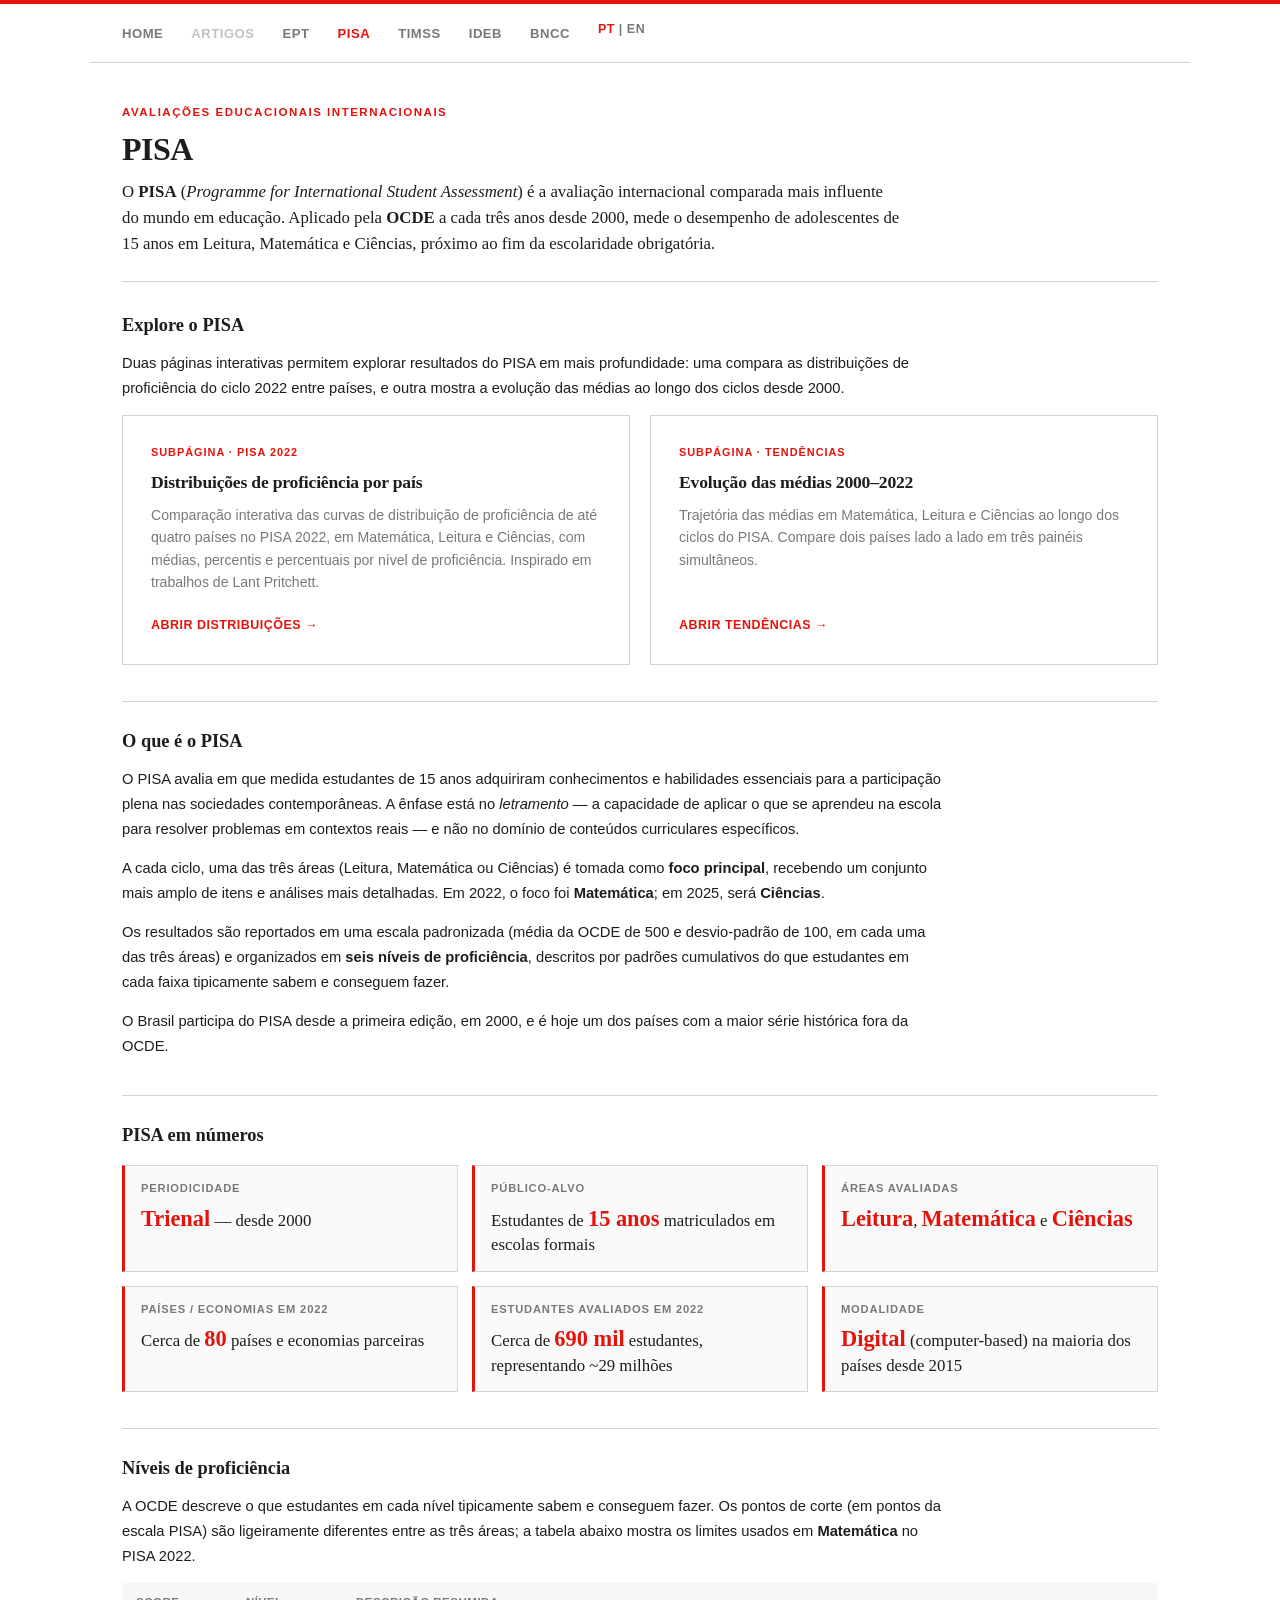
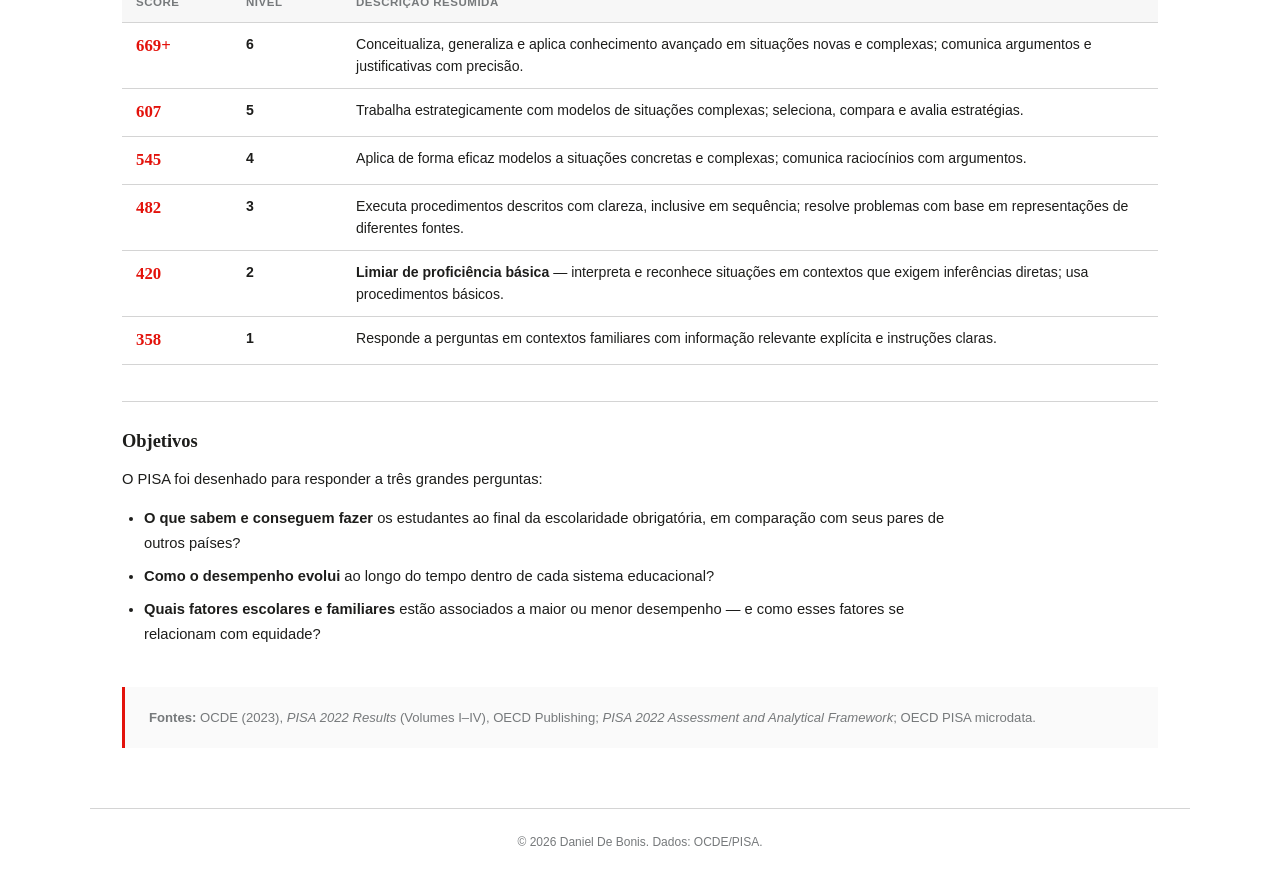
<file: pisa/index.html>
<!DOCTYPE html>
<html lang="pt-BR">
<head>
<meta charset="UTF-8">
<!-- Google tag (gtag.js) -->
<script async src="https://www.googletagmanager.com/gtag/js?id=G-P1Y553RCK8"></script>
<script>
  window.dataLayer = window.dataLayer || [];
  function gtag(){dataLayer.push(arguments);}
  gtag('js', new Date());
  gtag('config', 'G-P1Y553RCK8');
</script>
<meta name="viewport" content="width=device-width, initial-scale=1.0">
<title>PISA — Daniel De Bonis</title>
<link rel="stylesheet" href="../css/economist.css">
<style>
  .page-header {
    padding: 40px 0 24px;
    border-bottom: 1px solid var(--e-grey-light);
    margin-bottom: 32px;
  }
  .page-header .kicker {
    font-family: 'Helvetica Neue', Arial, sans-serif;
    font-size: 0.72rem;
    font-weight: 600;
    text-transform: uppercase;
    letter-spacing: 1.5px;
    color: var(--e-red);
    margin-bottom: 8px;
  }
  .page-header h1 {
    font-size: 2rem;
    letter-spacing: -0.5px;
    margin-bottom: 10px;
  }
  .page-header .lede {
    font-family: Georgia, 'Times New Roman', serif;
    font-size: 1.05rem;
    color: var(--e-black);
    line-height: 1.55;
    max-width: 780px;
  }

  .section {
    border-top: 1px solid var(--e-grey-light);
    padding-top: 28px;
    margin-bottom: 36px;
  }
  .section h2 {
    font-size: 1.15rem;
    margin-bottom: 14px;
  }
  .section p {
    font-family: 'Helvetica Neue', Helvetica, Arial, sans-serif;
    font-size: 0.92rem;
    font-weight: 300;
    line-height: 1.7;
    color: var(--e-black);
    margin-bottom: 14px;
    max-width: 820px;
  }

  /* Factbox grid — characteristics */
  .factbox-grid {
    display: grid;
    grid-template-columns: repeat(3, 1fr);
    gap: 14px;
    margin-top: 18px;
  }
  .factbox {
    border: 1px solid var(--e-grey-light);
    border-left: 3px solid var(--e-red);
    padding: 14px 16px;
    background: #FAFAFA;
  }
  .factbox .label {
    font-family: 'Helvetica Neue', Arial, sans-serif;
    font-size: 0.7rem;
    font-weight: 600;
    text-transform: uppercase;
    letter-spacing: 0.8px;
    color: var(--e-grey);
    margin-bottom: 6px;
  }
  .factbox .value {
    font-family: Georgia, 'Times New Roman', serif;
    font-size: 1.05rem;
    color: var(--e-black);
    line-height: 1.35;
  }
  .factbox .value strong {
    font-size: 1.4rem;
    color: var(--e-red);
    font-weight: 700;
  }

  /* Proficiency-levels table */
  .bmk-table {
    width: 100%;
    border-collapse: collapse;
    margin-top: 14px;
    font-size: 0.88rem;
  }
  .bmk-table th, .bmk-table td {
    padding: 10px 14px;
    text-align: left;
    border-bottom: 1px solid var(--e-grey-light);
    vertical-align: top;
  }
  .bmk-table th {
    background: #F7F7F7;
    font-weight: 600;
    font-size: 0.72rem;
    text-transform: uppercase;
    letter-spacing: 0.5px;
    color: var(--e-grey);
  }
  .bmk-table td.score {
    font-variant-numeric: tabular-nums;
    font-weight: 700;
    color: var(--e-red);
    font-family: Georgia, serif;
    font-size: 1.05rem;
    width: 110px;
  }
  .bmk-table td.name {
    font-weight: 600;
    width: 110px;
  }

  /* Sub-page cards */
  .subpage-grid {
    display: grid;
    grid-template-columns: 1fr 1fr;
    gap: 20px;
    margin-top: 14px;
  }
  .subpage-card {
    border: 1px solid var(--e-grey-light);
    padding: 28px;
    text-decoration: none;
    color: var(--e-black);
    transition: border-color 0.15s, transform 0.15s;
    background: white;
    display: flex;
    flex-direction: column;
    gap: 10px;
  }
  .subpage-card:hover {
    border-color: var(--e-red);
    transform: translateY(-2px);
  }
  .subpage-card .eyebrow {
    font-family: 'Helvetica Neue', Arial, sans-serif;
    font-size: 0.68rem;
    font-weight: 600;
    text-transform: uppercase;
    letter-spacing: 1px;
    color: var(--e-red);
  }
  .subpage-card h3 {
    font-size: 1.1rem;
    margin: 0;
    letter-spacing: -0.2px;
  }
  .subpage-card p {
    font-size: 0.88rem;
    color: var(--e-grey);
    line-height: 1.6;
    margin: 0;
  }
  .subpage-card .cta {
    margin-top: auto;
    padding-top: 12px;
    font-size: 0.78rem;
    font-weight: 600;
    text-transform: uppercase;
    letter-spacing: 0.5px;
    color: var(--e-red);
  }

  /* Language toggle */
  .lang-toggle {
    font-size: 0.78rem;
    font-weight: 600;
    letter-spacing: 0.5px;
    color: var(--e-grey);
    cursor: pointer;
    user-select: none;
    margin-left: auto;
    white-space: nowrap;
  }
  .lang-toggle span { transition: color 0.15s; }
  .lang-toggle span.active { color: var(--e-red); }
  .lang-toggle span:hover { color: var(--e-red); }
  [data-lang="en"] { display: none; }
  html.lang-en [data-lang="en"] { display: revert; }
  html.lang-en [data-lang="pt"] { display: none; }

  @media (max-width: 700px) {
    .page-header h1 { font-size: 1.55rem; }
    .factbox-grid { grid-template-columns: 1fr; }
    .subpage-grid { grid-template-columns: 1fr; }
  }
</style>
</head>
<body>

<div class="economist-topline"></div>

<nav class="site-nav">
  <ul class="nav-links">
    <li><a href="../index.html">Home</a></li>
    <li data-lang="pt"><a href="#" style="opacity:0.45; pointer-events:none;">Artigos</a></li>
    <li data-lang="en"><a href="#" style="opacity:0.45; pointer-events:none;">Articles</a></li>
    <li><a href="../dashboard-ept/index.html">EPT</a></li>
    <li><a href="index.html" class="active">PISA</a></li>
    <li><a href="../timss/index.html">TIMSS</a></li>
    <li><a href="../ideb/index.html">IDEB</a></li>
    <li><a href="../bncc/index.html">BNCC</a></li>
    <li class="lang-toggle" onclick="toggleLang()">
      <span id="lang-pt" class="active">PT</span> | <span id="lang-en">EN</span>
    </li>
  </ul>
</nav>

<div class="container">

  <!-- Header -->
  <div class="page-header">
    <div class="kicker" data-lang="pt">Avaliações educacionais internacionais</div>
    <div class="kicker" data-lang="en">International educational assessments</div>
    <h1>PISA</h1>
    <p class="lede" data-lang="pt">O <strong>PISA</strong> (<em>Programme for International Student Assessment</em>) é a avaliação internacional comparada mais influente do mundo em educação. Aplicado pela <strong>OCDE</strong> a cada três anos desde 2000, mede o desempenho de adolescentes de 15 anos em Leitura, Matemática e Ciências, próximo ao fim da escolaridade obrigatória.</p>
    <p class="lede" data-lang="en">The <strong>PISA</strong> (<em>Programme for International Student Assessment</em>) is the most influential international comparative assessment in education. Coordinated by the <strong>OECD</strong> every three years since 2000, it measures the performance of 15-year-old students in Reading, Mathematics and Science, near the end of compulsory schooling.</p>
  </div>

  <!-- Sub-pages -->
  <section class="section" style="border-top:none;padding-top:0;">
    <h2 data-lang="pt">Explore o PISA</h2>
    <h2 data-lang="en">Explore PISA</h2>
    <p data-lang="pt">Duas páginas interativas permitem explorar resultados do PISA em mais profundidade: uma compara as distribuições de proficiência do ciclo 2022 entre países, e outra mostra a evolução das médias ao longo dos ciclos desde 2000.</p>
    <p data-lang="en">Two interactive pages let you dive deeper into PISA results: one compares 2022 proficiency distributions across countries, and another shows the evolution of mean scores across cycles since 2000.</p>

    <div class="subpage-grid">
      <a href="../dashboard-pisa/index.html" class="subpage-card">
        <div class="eyebrow" data-lang="pt">Subpágina · PISA 2022</div>
        <div class="eyebrow" data-lang="en">Subpage · PISA 2022</div>
        <h3 data-lang="pt">Distribuições de proficiência por país</h3>
        <h3 data-lang="en">Proficiency distributions by country</h3>
        <p data-lang="pt">Comparação interativa das curvas de distribuição de proficiência de até quatro países no PISA 2022, em Matemática, Leitura e Ciências, com médias, percentis e percentuais por nível de proficiência. Inspirado em trabalhos de Lant Pritchett.</p>
        <p data-lang="en">Interactive comparison of proficiency distribution curves for up to four countries in PISA 2022, across Mathematics, Reading and Science, with means, percentiles and shares by proficiency level. Inspired by Lant Pritchett's work.</p>
        <span class="cta" data-lang="pt">Abrir distribuições →</span>
        <span class="cta" data-lang="en">Open distributions →</span>
      </a>
      <a href="../dashboard-pisa-2/index.html" class="subpage-card">
        <div class="eyebrow" data-lang="pt">Subpágina · Tendências</div>
        <div class="eyebrow" data-lang="en">Subpage · Trends</div>
        <h3 data-lang="pt">Evolução das médias 2000–2022</h3>
        <h3 data-lang="en">Mean-score trends 2000–2022</h3>
        <p data-lang="pt">Trajetória das médias em Matemática, Leitura e Ciências ao longo dos ciclos do PISA. Compare dois países lado a lado em três painéis simultâneos.</p>
        <p data-lang="en">Trajectory of mean scores in Mathematics, Reading and Science across PISA cycles. Compare two countries side-by-side in three simultaneous panels.</p>
        <span class="cta" data-lang="pt">Abrir tendências →</span>
        <span class="cta" data-lang="en">Open trends →</span>
      </a>
    </div>
  </section>

  <!-- What is PISA -->
  <section class="section">
    <h2 data-lang="pt">O que é o PISA</h2>
    <h2 data-lang="en">What is PISA</h2>
    <div data-lang="pt">
      <p>O PISA avalia em que medida estudantes de 15 anos adquiriram conhecimentos e habilidades essenciais para a participação plena nas sociedades contemporâneas. A ênfase está no <em>letramento</em> — a capacidade de aplicar o que se aprendeu na escola para resolver problemas em contextos reais — e não no domínio de conteúdos curriculares específicos.</p>
      <p>A cada ciclo, uma das três áreas (Leitura, Matemática ou Ciências) é tomada como <strong>foco principal</strong>, recebendo um conjunto mais amplo de itens e análises mais detalhadas. Em 2022, o foco foi <strong>Matemática</strong>; em 2025, será <strong>Ciências</strong>.</p>
      <p>Os resultados são reportados em uma escala padronizada (média da OCDE de 500 e desvio-padrão de 100, em cada uma das três áreas) e organizados em <strong>seis níveis de proficiência</strong>, descritos por padrões cumulativos do que estudantes em cada faixa tipicamente sabem e conseguem fazer.</p>
      <p>O Brasil participa do PISA desde a primeira edição, em 2000, e é hoje um dos países com a maior série histórica fora da OCDE.</p>
    </div>
    <div data-lang="en">
      <p>PISA assesses the extent to which 15-year-old students have acquired the knowledge and skills essential for full participation in contemporary societies. The focus is on <em>literacy</em> — the ability to apply school learning to solve problems in real contexts — rather than on mastery of specific curricular content.</p>
      <p>In each cycle, one of the three domains (Reading, Mathematics or Science) is taken as the <strong>main focus</strong>, with a wider pool of items and more in-depth analyses. In 2022, the focus was <strong>Mathematics</strong>; in 2025, it will be <strong>Science</strong>.</p>
      <p>Results are reported on a standardized scale (OECD mean of 500 and standard deviation of 100 in each domain) and organized in <strong>six proficiency levels</strong>, described as cumulative standards of what students in each band typically know and can do.</p>
      <p>Brazil has participated in PISA since the first cycle in 2000, and today holds one of the longest historical series outside the OECD.</p>
    </div>
  </section>

  <!-- Key facts -->
  <section class="section">
    <h2 data-lang="pt">PISA em números</h2>
    <h2 data-lang="en">PISA key facts</h2>

    <div class="factbox-grid">
      <div class="factbox">
        <div class="label" data-lang="pt">Periodicidade</div>
        <div class="label" data-lang="en">Frequency</div>
        <div class="value" data-lang="pt"><strong>Trienal</strong> — desde 2000</div>
        <div class="value" data-lang="en"><strong>Every 3 years</strong> — since 2000</div>
      </div>
      <div class="factbox">
        <div class="label" data-lang="pt">Público-alvo</div>
        <div class="label" data-lang="en">Target population</div>
        <div class="value" data-lang="pt">Estudantes de <strong>15 anos</strong> matriculados em escolas formais</div>
        <div class="value" data-lang="en">Students aged <strong>15</strong> enrolled in formal schools</div>
      </div>
      <div class="factbox">
        <div class="label" data-lang="pt">Áreas avaliadas</div>
        <div class="label" data-lang="en">Domains assessed</div>
        <div class="value" data-lang="pt"><strong>Leitura</strong>, <strong>Matemática</strong> e <strong>Ciências</strong></div>
        <div class="value" data-lang="en"><strong>Reading</strong>, <strong>Mathematics</strong> and <strong>Science</strong></div>
      </div>
      <div class="factbox">
        <div class="label" data-lang="pt">Países / economias em 2022</div>
        <div class="label" data-lang="en">Countries / economies in 2022</div>
        <div class="value" data-lang="pt">Cerca de <strong>80</strong> países e economias parceiras</div>
        <div class="value" data-lang="en">Around <strong>80</strong> countries and partner economies</div>
      </div>
      <div class="factbox">
        <div class="label" data-lang="pt">Estudantes avaliados em 2022</div>
        <div class="label" data-lang="en">Students assessed in 2022</div>
        <div class="value" data-lang="pt">Cerca de <strong>690 mil</strong> estudantes, representando ~29 milhões</div>
        <div class="value" data-lang="en">Around <strong>690,000</strong> students, representing ~29 million</div>
      </div>
      <div class="factbox">
        <div class="label" data-lang="pt">Modalidade</div>
        <div class="label" data-lang="en">Mode</div>
        <div class="value" data-lang="pt"><strong>Digital</strong> (computer-based) na maioria dos países desde 2015</div>
        <div class="value" data-lang="en"><strong>Computer-based</strong> in most countries since 2015</div>
      </div>
    </div>
  </section>

  <!-- Proficiency levels -->
  <section class="section">
    <h2 data-lang="pt">Níveis de proficiência</h2>
    <h2 data-lang="en">Proficiency levels</h2>
    <p data-lang="pt">A OCDE descreve o que estudantes em cada nível tipicamente sabem e conseguem fazer. Os pontos de corte (em pontos da escala PISA) são ligeiramente diferentes entre as três áreas; a tabela abaixo mostra os limites usados em <strong>Matemática</strong> no PISA 2022.</p>
    <p data-lang="en">The OECD describes what students at each level typically know and can do. Cut scores (on the PISA scale) differ slightly across the three domains; the table below shows the thresholds used for <strong>Mathematics</strong> in PISA 2022.</p>
    <table class="bmk-table">
      <thead>
        <tr>
          <th data-lang="pt">Score</th><th data-lang="en">Score</th>
          <th data-lang="pt">Nível</th><th data-lang="en">Level</th>
          <th data-lang="pt">Descrição resumida</th><th data-lang="en">Short description</th>
        </tr>
      </thead>
      <tbody>
        <tr>
          <td class="score">669+</td>
          <td class="name">6</td>
          <td data-lang="pt">Conceitualiza, generaliza e aplica conhecimento avançado em situações novas e complexas; comunica argumentos e justificativas com precisão.</td>
          <td data-lang="en">Conceptualizes, generalizes and applies advanced knowledge to novel, complex situations; communicates arguments and justifications precisely.</td>
        </tr>
        <tr>
          <td class="score">607</td>
          <td class="name">5</td>
          <td data-lang="pt">Trabalha estrategicamente com modelos de situações complexas; seleciona, compara e avalia estratégias.</td>
          <td data-lang="en">Works strategically with models of complex situations; selects, compares and evaluates strategies.</td>
        </tr>
        <tr>
          <td class="score">545</td>
          <td class="name">4</td>
          <td data-lang="pt">Aplica de forma eficaz modelos a situações concretas e complexas; comunica raciocínios com argumentos.</td>
          <td data-lang="en">Effectively applies models to concrete, complex situations; communicates reasoning with arguments.</td>
        </tr>
        <tr>
          <td class="score">482</td>
          <td class="name">3</td>
          <td data-lang="pt">Executa procedimentos descritos com clareza, inclusive em sequência; resolve problemas com base em representações de diferentes fontes.</td>
          <td data-lang="en">Executes clearly described procedures, including sequences; solves problems based on representations from different sources.</td>
        </tr>
        <tr>
          <td class="score">420</td>
          <td class="name">2</td>
          <td data-lang="pt"><strong>Limiar de proficiência básica</strong> — interpreta e reconhece situações em contextos que exigem inferências diretas; usa procedimentos básicos.</td>
          <td data-lang="en"><strong>Baseline proficiency</strong> — interprets and recognizes situations in contexts requiring direct inferences; uses basic procedures.</td>
        </tr>
        <tr>
          <td class="score">358</td>
          <td class="name">1</td>
          <td data-lang="pt">Responde a perguntas em contextos familiares com informação relevante explícita e instruções claras.</td>
          <td data-lang="en">Answers questions in familiar contexts with explicit relevant information and clear instructions.</td>
        </tr>
      </tbody>
    </table>
  </section>

  <!-- Objectives -->
  <section class="section">
    <h2 data-lang="pt">Objetivos</h2>
    <h2 data-lang="en">Objectives</h2>
    <div data-lang="pt">
      <p>O PISA foi desenhado para responder a três grandes perguntas:</p>
      <ul style="font-family:'Helvetica Neue',Helvetica,Arial,sans-serif;font-size:0.92rem;font-weight:300;line-height:1.7;margin-left:22px;max-width:820px;">
        <li style="margin-bottom:8px;"><strong>O que sabem e conseguem fazer</strong> os estudantes ao final da escolaridade obrigatória, em comparação com seus pares de outros países?</li>
        <li style="margin-bottom:8px;"><strong>Como o desempenho evolui</strong> ao longo do tempo dentro de cada sistema educacional?</li>
        <li style="margin-bottom:8px;"><strong>Quais fatores escolares e familiares</strong> estão associados a maior ou menor desempenho — e como esses fatores se relacionam com equidade?</li>
      </ul>
    </div>
    <div data-lang="en">
      <p>PISA was designed to answer three broad questions:</p>
      <ul style="font-family:'Helvetica Neue',Helvetica,Arial,sans-serif;font-size:0.92rem;font-weight:300;line-height:1.7;margin-left:22px;max-width:820px;">
        <li style="margin-bottom:8px;"><strong>What do students know and what can they do</strong> at the end of compulsory schooling, compared with peers in other countries?</li>
        <li style="margin-bottom:8px;"><strong>How does performance evolve</strong> over time within each education system?</li>
        <li style="margin-bottom:8px;"><strong>Which school and family factors</strong> are associated with higher or lower achievement — and how do these factors relate to equity?</li>
      </ul>
    </div>
  </section>

  <div style="margin-top:40px;padding:20px 24px;background:#FAFAFA;border-left:3px solid var(--e-red);font-family:'Helvetica Neue',Arial,sans-serif;font-size:0.82rem;color:var(--e-grey);line-height:1.6;">
    <strong data-lang="pt">Fontes:</strong>
    <strong data-lang="en">Sources:</strong>
    <span data-lang="pt">OCDE (2023), <em>PISA 2022 Results</em> (Volumes I–IV), OECD Publishing; <em>PISA 2022 Assessment and Analytical Framework</em>; OECD PISA microdata.</span>
    <span data-lang="en">OECD (2023), <em>PISA 2022 Results</em> (Volumes I–IV), OECD Publishing; <em>PISA 2022 Assessment and Analytical Framework</em>; OECD PISA microdata.</span>
  </div>

</div>

<footer class="site-footer">
  <p>&copy; 2026 Daniel De Bonis.
    <span data-lang="pt">Dados: OCDE/PISA.</span>
    <span data-lang="en">Data: OECD/PISA.</span>
  </p>
</footer>

<script>
function toggleLang() {
  const html = document.documentElement;
  const isEn = html.classList.toggle('lang-en');
  document.getElementById('lang-en').classList.toggle('active', isEn);
  document.getElementById('lang-pt').classList.toggle('active', !isEn);
  html.lang = isEn ? 'en' : 'pt-BR';
  localStorage.setItem('lang', isEn ? 'en' : 'pt');
}
(function() {
  const saved = localStorage.getItem('lang');
  if (saved === 'en') {
    document.documentElement.classList.add('lang-en');
    document.documentElement.lang = 'en';
    document.getElementById('lang-en').classList.add('active');
    document.getElementById('lang-pt').classList.remove('active');
  }
})();
</script>
</body>
</html>
</file>
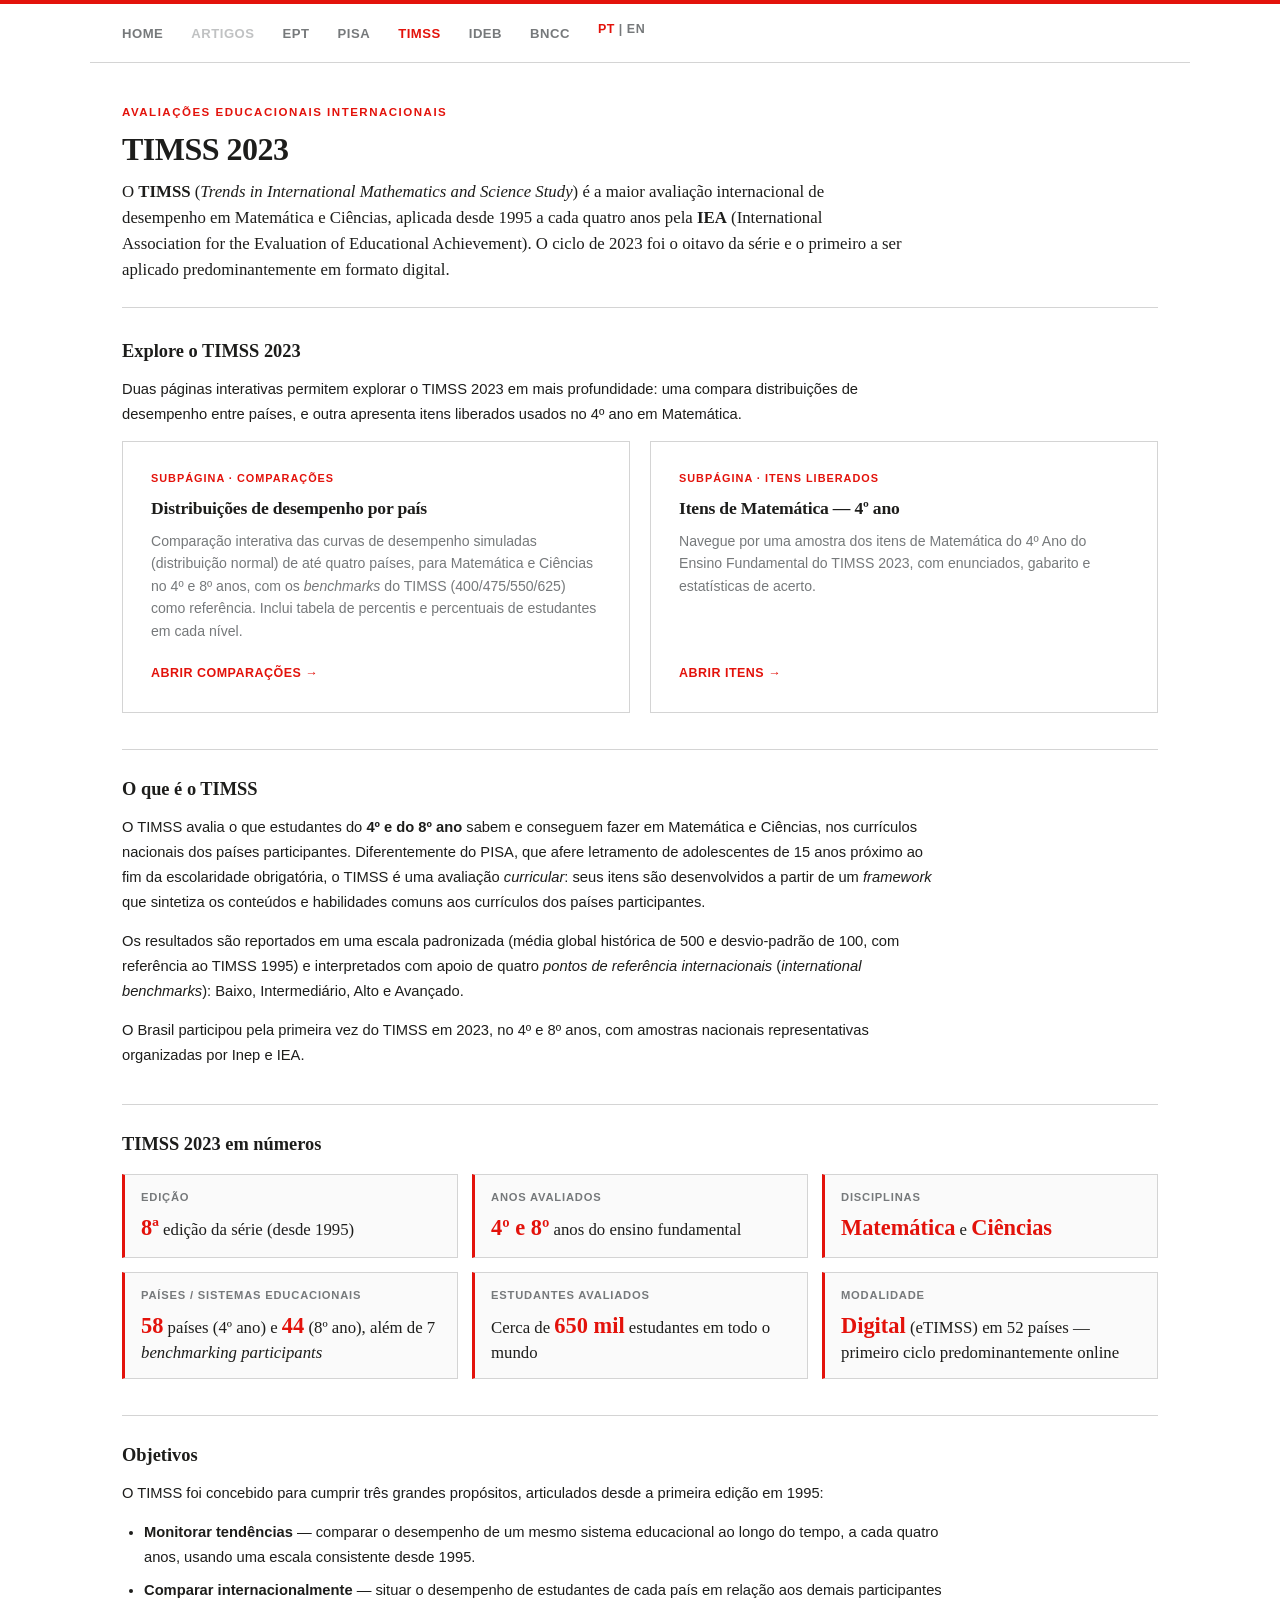
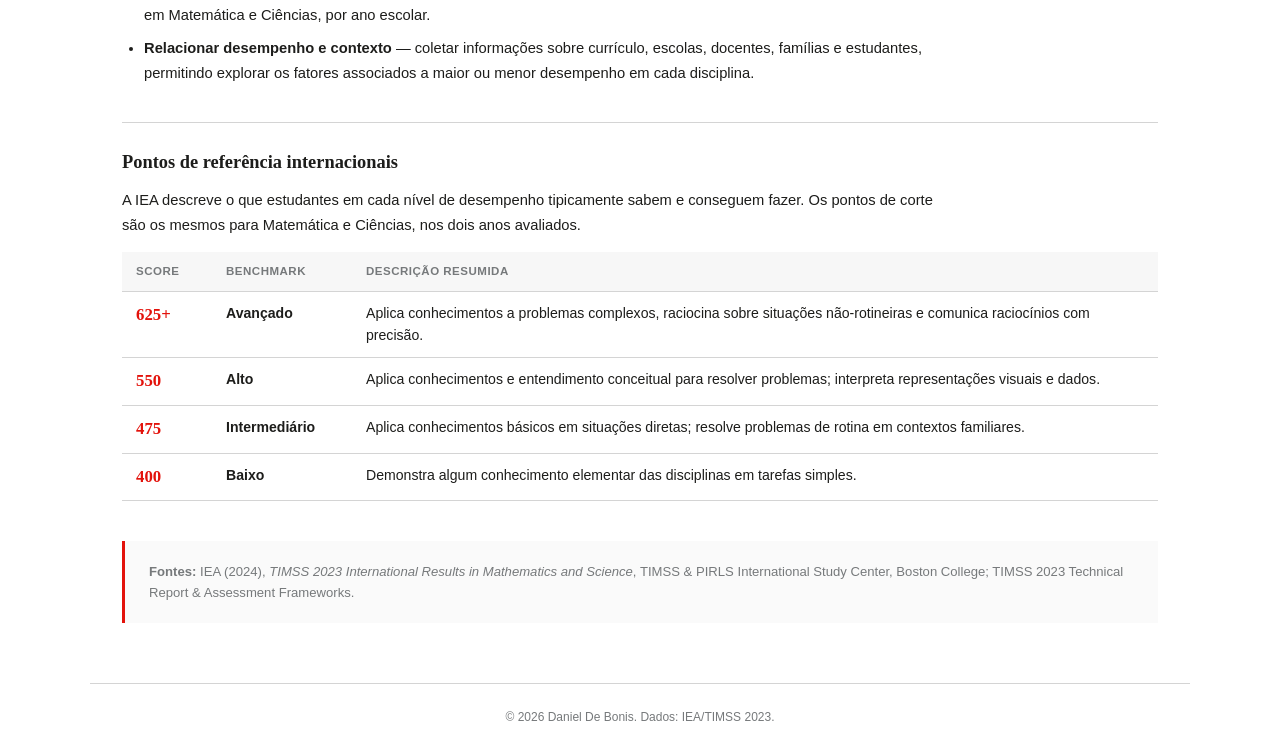
<file: timss/index.html>
<!DOCTYPE html>
<html lang="pt-BR">
<head>
<meta charset="UTF-8">
<!-- Google tag (gtag.js) -->
<script async src="https://www.googletagmanager.com/gtag/js?id=G-P1Y553RCK8"></script>
<script>
  window.dataLayer = window.dataLayer || [];
  function gtag(){dataLayer.push(arguments);}
  gtag('js', new Date());
  gtag('config', 'G-P1Y553RCK8');
</script>
<meta name="viewport" content="width=device-width, initial-scale=1.0">
<title>TIMSS 2023 — Daniel De Bonis</title>
<link rel="stylesheet" href="../css/economist.css">
<style>
  .page-header {
    padding: 40px 0 24px;
    border-bottom: 1px solid var(--e-grey-light);
    margin-bottom: 32px;
  }
  .page-header .kicker {
    font-family: 'Helvetica Neue', Arial, sans-serif;
    font-size: 0.72rem;
    font-weight: 600;
    text-transform: uppercase;
    letter-spacing: 1.5px;
    color: var(--e-red);
    margin-bottom: 8px;
  }
  .page-header h1 {
    font-size: 2rem;
    letter-spacing: -0.5px;
    margin-bottom: 10px;
  }
  .page-header .lede {
    font-family: Georgia, 'Times New Roman', serif;
    font-size: 1.05rem;
    color: var(--e-black);
    line-height: 1.55;
    max-width: 780px;
  }

  .section {
    border-top: 1px solid var(--e-grey-light);
    padding-top: 28px;
    margin-bottom: 36px;
  }
  .section h2 {
    font-size: 1.15rem;
    margin-bottom: 14px;
  }
  .section p {
    font-family: 'Helvetica Neue', Helvetica, Arial, sans-serif;
    font-size: 0.92rem;
    font-weight: 300;
    line-height: 1.7;
    color: var(--e-black);
    margin-bottom: 14px;
    max-width: 820px;
  }

  /* Factbox grid — characteristics */
  .factbox-grid {
    display: grid;
    grid-template-columns: repeat(3, 1fr);
    gap: 14px;
    margin-top: 18px;
  }
  .factbox {
    border: 1px solid var(--e-grey-light);
    border-left: 3px solid var(--e-red);
    padding: 14px 16px;
    background: #FAFAFA;
  }
  .factbox .label {
    font-family: 'Helvetica Neue', Arial, sans-serif;
    font-size: 0.7rem;
    font-weight: 600;
    text-transform: uppercase;
    letter-spacing: 0.8px;
    color: var(--e-grey);
    margin-bottom: 6px;
  }
  .factbox .value {
    font-family: Georgia, 'Times New Roman', serif;
    font-size: 1.05rem;
    color: var(--e-black);
    line-height: 1.35;
  }
  .factbox .value strong {
    font-size: 1.4rem;
    color: var(--e-red);
    font-weight: 700;
  }

  /* Benchmarks table */
  .bmk-table {
    width: 100%;
    border-collapse: collapse;
    margin-top: 14px;
    font-size: 0.88rem;
  }
  .bmk-table th, .bmk-table td {
    padding: 10px 14px;
    text-align: left;
    border-bottom: 1px solid var(--e-grey-light);
    vertical-align: top;
  }
  .bmk-table th {
    background: #F7F7F7;
    font-weight: 600;
    font-size: 0.72rem;
    text-transform: uppercase;
    letter-spacing: 0.5px;
    color: var(--e-grey);
  }
  .bmk-table td.score {
    font-variant-numeric: tabular-nums;
    font-weight: 700;
    color: var(--e-red);
    font-family: Georgia, serif;
    font-size: 1.05rem;
    width: 90px;
  }
  .bmk-table td.name {
    font-weight: 600;
    width: 140px;
  }

  /* Sub-page cards */
  .subpage-grid {
    display: grid;
    grid-template-columns: 1fr 1fr;
    gap: 20px;
    margin-top: 14px;
  }
  .subpage-card {
    border: 1px solid var(--e-grey-light);
    padding: 28px;
    text-decoration: none;
    color: var(--e-black);
    transition: border-color 0.15s, transform 0.15s;
    background: white;
    display: flex;
    flex-direction: column;
    gap: 10px;
  }
  .subpage-card:hover {
    border-color: var(--e-red);
    transform: translateY(-2px);
  }
  .subpage-card .eyebrow {
    font-family: 'Helvetica Neue', Arial, sans-serif;
    font-size: 0.68rem;
    font-weight: 600;
    text-transform: uppercase;
    letter-spacing: 1px;
    color: var(--e-red);
  }
  .subpage-card h3 {
    font-size: 1.1rem;
    margin: 0;
    letter-spacing: -0.2px;
  }
  .subpage-card p {
    font-size: 0.88rem;
    color: var(--e-grey);
    line-height: 1.6;
    margin: 0;
  }
  .subpage-card .cta {
    margin-top: auto;
    padding-top: 12px;
    font-size: 0.78rem;
    font-weight: 600;
    text-transform: uppercase;
    letter-spacing: 0.5px;
    color: var(--e-red);
  }

  /* Countries list */
  .countries-wrap {
    margin-top: 12px;
    font-family: 'Helvetica Neue', Arial, sans-serif;
    font-size: 0.85rem;
    line-height: 1.7;
    color: var(--e-black);
    columns: 3;
    column-gap: 28px;
  }
  .countries-wrap li {
    list-style: none;
    padding: 2px 0;
    break-inside: avoid;
  }
  .countries-wrap details summary {
    cursor: pointer;
    font-weight: 600;
    color: var(--e-red);
    list-style: none;
    column-span: all;
    margin-bottom: 8px;
  }
  .countries-wrap details summary::-webkit-details-marker { display: none; }

  /* Language toggle */
  .lang-toggle {
    font-size: 0.78rem;
    font-weight: 600;
    letter-spacing: 0.5px;
    color: var(--e-grey);
    cursor: pointer;
    user-select: none;
    margin-left: auto;
    white-space: nowrap;
  }
  .lang-toggle span { transition: color 0.15s; }
  .lang-toggle span.active { color: var(--e-red); }
  .lang-toggle span:hover { color: var(--e-red); }
  [data-lang="en"] { display: none; }
  html.lang-en [data-lang="en"] { display: revert; }
  html.lang-en [data-lang="pt"] { display: none; }

  @media (max-width: 700px) {
    .page-header h1 { font-size: 1.55rem; }
    .factbox-grid { grid-template-columns: 1fr; }
    .subpage-grid { grid-template-columns: 1fr; }
    .countries-wrap { columns: 2; }
  }
</style>
</head>
<body>

<div class="economist-topline"></div>

<nav class="site-nav">
  <ul class="nav-links">
    <li><a href="../index.html">Home</a></li>
    <li data-lang="pt"><a href="#" style="opacity:0.45; pointer-events:none;">Artigos</a></li>
    <li data-lang="en"><a href="#" style="opacity:0.45; pointer-events:none;">Articles</a></li>
    <li><a href="../dashboard-ept/index.html">EPT</a></li>
    <li><a href="../pisa/index.html">PISA</a></li>
    <li><a href="index.html" class="active">TIMSS</a></li>
    <li><a href="../ideb/index.html">IDEB</a></li>
    <li><a href="../bncc/index.html">BNCC</a></li>
    <li class="lang-toggle" onclick="toggleLang()">
      <span id="lang-pt" class="active">PT</span> | <span id="lang-en">EN</span>
    </li>
  </ul>
</nav>

<div class="container">

  <!-- Header -->
  <div class="page-header">
    <div class="kicker" data-lang="pt">Avaliações educacionais internacionais</div>
    <div class="kicker" data-lang="en">International educational assessments</div>
    <h1>TIMSS 2023</h1>
    <p class="lede" data-lang="pt">O <strong>TIMSS</strong> (<em>Trends in International Mathematics and Science Study</em>) é a maior avaliação internacional de desempenho em Matemática e Ciências, aplicada desde 1995 a cada quatro anos pela <strong>IEA</strong> (International Association for the Evaluation of Educational Achievement). O ciclo de 2023 foi o oitavo da série e o primeiro a ser aplicado predominantemente em formato digital.</p>
    <p class="lede" data-lang="en">The <strong>TIMSS</strong> (<em>Trends in International Mathematics and Science Study</em>) is the largest international assessment of Mathematics and Science achievement, administered every four years since 1995 by the <strong>IEA</strong> (International Association for the Evaluation of Educational Achievement). The 2023 cycle was the eighth in the series and the first delivered primarily in digital format.</p>
  </div>

  <!-- Sub-pages -->
  <section class="section" style="border-top:none;padding-top:0;">
    <h2 data-lang="pt">Explore o TIMSS 2023</h2>
    <h2 data-lang="en">Explore TIMSS 2023</h2>
    <p data-lang="pt">Duas páginas interativas permitem explorar o TIMSS 2023 em mais profundidade: uma compara distribuições de desempenho entre países, e outra apresenta itens liberados usados no 4º ano em Matemática.</p>
    <p data-lang="en">Two interactive pages let you dive deeper into TIMSS 2023: one compares achievement distributions across countries, and another presents released Grade 4 Mathematics items.</p>

    <div class="subpage-grid">
      <a href="comparacoes/index.html" class="subpage-card">
        <div class="eyebrow" data-lang="pt">Subpágina · Comparações</div>
        <div class="eyebrow" data-lang="en">Subpage · Comparisons</div>
        <h3 data-lang="pt">Distribuições de desempenho por país</h3>
        <h3 data-lang="en">Proficiency distributions by country</h3>
        <p data-lang="pt">Comparação interativa das curvas de desempenho simuladas (distribuição normal) de até quatro países, para Matemática e Ciências no 4º e 8º anos, com os <em>benchmarks</em> do TIMSS (400/475/550/625) como referência. Inclui tabela de percentis e percentuais de estudantes em cada nível.</p>
        <p data-lang="en">Interactive comparison of simulated proficiency curves (normal distributions) for up to four countries, in Mathematics and Science at grades 4 and 8, with TIMSS international benchmarks (400/475/550/625) as reference lines. Includes percentile table and share of students at each benchmark.</p>
        <span class="cta" data-lang="pt">Abrir comparações →</span>
        <span class="cta" data-lang="en">Open comparisons →</span>
      </a>
      <a href="itens/index.html" class="subpage-card">
        <div class="eyebrow" data-lang="pt">Subpágina · Itens liberados</div>
        <div class="eyebrow" data-lang="en">Subpage · Released items</div>
        <h3 data-lang="pt">Itens de Matemática — 4º ano</h3>
        <h3 data-lang="en">Mathematics items — Grade 4</h3>
        <p data-lang="pt">Navegue por uma amostra dos itens de Matemática do 4º Ano do Ensino Fundamental do TIMSS 2023, com enunciados, gabarito e estatísticas de acerto.</p>
        <p data-lang="en">Browse a sample of TIMSS 2023 Grade 4 Mathematics items, with stems, answer keys and country-level performance statistics.</p>
        <span class="cta" data-lang="pt">Abrir itens →</span>
        <span class="cta" data-lang="en">Open items →</span>
      </a>
    </div>
  </section>

  <!-- What is TIMSS -->
  <section class="section">
    <h2 data-lang="pt">O que é o TIMSS</h2>
    <h2 data-lang="en">What is TIMSS</h2>
    <div data-lang="pt">
      <p>O TIMSS avalia o que estudantes do <strong>4º e do 8º ano</strong> sabem e conseguem fazer em Matemática e Ciências, nos currículos nacionais dos países participantes. Diferentemente do PISA, que afere letramento de adolescentes de 15 anos próximo ao fim da escolaridade obrigatória, o TIMSS é uma avaliação <em>curricular</em>: seus itens são desenvolvidos a partir de um <em>framework</em> que sintetiza os conteúdos e habilidades comuns aos currículos dos países participantes.</p>
      <p>Os resultados são reportados em uma escala padronizada (média global histórica de 500 e desvio-padrão de 100, com referência ao TIMSS 1995) e interpretados com apoio de quatro <em>pontos de referência internacionais</em> (<em>international benchmarks</em>): Baixo, Intermediário, Alto e Avançado.</p>
      <p>O Brasil participou pela primeira vez do TIMSS em 2023, no 4º e 8º anos, com amostras nacionais representativas organizadas por Inep e IEA.</p>
    </div>
    <div data-lang="en">
      <p>TIMSS measures what students in <strong>grade 4 and grade 8</strong> know and can do in Mathematics and Science, with reference to the national curricula of participating countries. Unlike PISA, which assesses the literacy of 15-year-olds near the end of compulsory schooling, TIMSS is a <em>curriculum-based</em> assessment: items are built from a framework that synthesizes content and skills common to the participating countries' curricula.</p>
      <p>Results are reported on a standardized scale (historical global mean of 500 and standard deviation of 100, anchored to TIMSS 1995) and interpreted alongside four <em>international benchmarks</em>: Low, Intermediate, High and Advanced.</p>
      <p>Brazil participated in TIMSS for the first time in 2023, at both grades 4 and 8, with nationally representative samples coordinated by Inep and the IEA.</p>
    </div>
  </section>

  <!-- TIMSS 2023 key facts -->
  <section class="section">
    <h2 data-lang="pt">TIMSS 2023 em números</h2>
    <h2 data-lang="en">TIMSS 2023 key facts</h2>

    <div class="factbox-grid">
      <div class="factbox">
        <div class="label" data-lang="pt">Edição</div>
        <div class="label" data-lang="en">Cycle</div>
        <div class="value" data-lang="pt"><strong>8ª</strong> edição da série (desde 1995)</div>
        <div class="value" data-lang="en"><strong>8th</strong> cycle in the series (since 1995)</div>
      </div>
      <div class="factbox">
        <div class="label" data-lang="pt">Anos avaliados</div>
        <div class="label" data-lang="en">Grades assessed</div>
        <div class="value" data-lang="pt"><strong>4º e 8º</strong> anos do ensino fundamental</div>
        <div class="value" data-lang="en"><strong>Grade 4</strong> and <strong>Grade 8</strong></div>
      </div>
      <div class="factbox">
        <div class="label" data-lang="pt">Disciplinas</div>
        <div class="label" data-lang="en">Subjects</div>
        <div class="value" data-lang="pt"><strong>Matemática</strong> e <strong>Ciências</strong></div>
        <div class="value" data-lang="en"><strong>Mathematics</strong> and <strong>Science</strong></div>
      </div>
      <div class="factbox">
        <div class="label" data-lang="pt">Países / sistemas educacionais</div>
        <div class="label" data-lang="en">Countries / education systems</div>
        <div class="value" data-lang="pt"><strong>58</strong> países (4º ano) e <strong>44</strong> (8º ano), além de 7 <em>benchmarking participants</em></div>
        <div class="value" data-lang="en"><strong>58</strong> countries at grade 4 and <strong>44</strong> at grade 8, plus 7 benchmarking participants</div>
      </div>
      <div class="factbox">
        <div class="label" data-lang="pt">Estudantes avaliados</div>
        <div class="label" data-lang="en">Students assessed</div>
        <div class="value" data-lang="pt">Cerca de <strong>650 mil</strong> estudantes em todo o mundo</div>
        <div class="value" data-lang="en">Around <strong>650,000</strong> students worldwide</div>
      </div>
      <div class="factbox">
        <div class="label" data-lang="pt">Modalidade</div>
        <div class="label" data-lang="en">Mode</div>
        <div class="value" data-lang="pt"><strong>Digital</strong> (eTIMSS) em 52 países — primeiro ciclo predominantemente online</div>
        <div class="value" data-lang="en"><strong>Digital</strong> (eTIMSS) in 52 countries — first cycle delivered primarily online</div>
      </div>
    </div>
  </section>

  <!-- Objectives -->
  <section class="section">
    <h2 data-lang="pt">Objetivos</h2>
    <h2 data-lang="en">Objectives</h2>
    <div data-lang="pt">
      <p>O TIMSS foi concebido para cumprir três grandes propósitos, articulados desde a primeira edição em 1995:</p>
      <ul style="font-family:'Helvetica Neue',Helvetica,Arial,sans-serif;font-size:0.92rem;font-weight:300;line-height:1.7;margin-left:22px;max-width:820px;">
        <li style="margin-bottom:8px;"><strong>Monitorar tendências</strong> — comparar o desempenho de um mesmo sistema educacional ao longo do tempo, a cada quatro anos, usando uma escala consistente desde 1995.</li>
        <li style="margin-bottom:8px;"><strong>Comparar internacionalmente</strong> — situar o desempenho de estudantes de cada país em relação aos demais participantes em Matemática e Ciências, por ano escolar.</li>
        <li style="margin-bottom:8px;"><strong>Relacionar desempenho e contexto</strong> — coletar informações sobre currículo, escolas, docentes, famílias e estudantes, permitindo explorar os fatores associados a maior ou menor desempenho em cada disciplina.</li>
      </ul>
    </div>
    <div data-lang="en">
      <p>Since its first cycle in 1995, TIMSS has pursued three core purposes:</p>
      <ul style="font-family:'Helvetica Neue',Helvetica,Arial,sans-serif;font-size:0.92rem;font-weight:300;line-height:1.7;margin-left:22px;max-width:820px;">
        <li style="margin-bottom:8px;"><strong>Monitor trends</strong> — compare the performance of the same education system over time, every four years, using a scale anchored to 1995.</li>
        <li style="margin-bottom:8px;"><strong>Benchmark internationally</strong> — situate each country's students relative to peers in Mathematics and Science, at each grade level.</li>
        <li style="margin-bottom:8px;"><strong>Link achievement to context</strong> — collect background information on curriculum, schools, teachers, families and students to examine factors associated with achievement.</li>
      </ul>
    </div>
  </section>

  <!-- Benchmarks -->
  <section class="section">
    <h2 data-lang="pt">Pontos de referência internacionais</h2>
    <h2 data-lang="en">International benchmarks</h2>
    <p data-lang="pt">A IEA descreve o que estudantes em cada nível de desempenho tipicamente sabem e conseguem fazer. Os pontos de corte são os mesmos para Matemática e Ciências, nos dois anos avaliados.</p>
    <p data-lang="en">The IEA describes what students at each performance level typically know and can do. Cut scores are the same for Mathematics and Science at both grades.</p>
    <table class="bmk-table">
      <thead>
        <tr>
          <th data-lang="pt">Score</th><th data-lang="en">Score</th>
          <th data-lang="pt">Benchmark</th><th data-lang="en">Benchmark</th>
          <th data-lang="pt">Descrição resumida</th><th data-lang="en">Short description</th>
        </tr>
      </thead>
      <tbody>
        <tr>
          <td class="score">625+</td>
          <td class="name" data-lang="pt">Avançado</td>
          <td class="name" data-lang="en">Advanced</td>
          <td data-lang="pt">Aplica conhecimentos a problemas complexos, raciocina sobre situações não-rotineiras e comunica raciocínios com precisão.</td>
          <td data-lang="en">Applies knowledge to complex problems, reasons about non-routine situations and communicates reasoning precisely.</td>
        </tr>
        <tr>
          <td class="score">550</td>
          <td class="name" data-lang="pt">Alto</td>
          <td class="name" data-lang="en">High</td>
          <td data-lang="pt">Aplica conhecimentos e entendimento conceitual para resolver problemas; interpreta representações visuais e dados.</td>
          <td data-lang="en">Applies knowledge and conceptual understanding to solve problems; interprets visual representations and data.</td>
        </tr>
        <tr>
          <td class="score">475</td>
          <td class="name" data-lang="pt">Intermediário</td>
          <td class="name" data-lang="en">Intermediate</td>
          <td data-lang="pt">Aplica conhecimentos básicos em situações diretas; resolve problemas de rotina em contextos familiares.</td>
          <td data-lang="en">Applies basic knowledge in straightforward situations; solves routine problems in familiar contexts.</td>
        </tr>
        <tr>
          <td class="score">400</td>
          <td class="name" data-lang="pt">Baixo</td>
          <td class="name" data-lang="en">Low</td>
          <td data-lang="pt">Demonstra algum conhecimento elementar das disciplinas em tarefas simples.</td>
          <td data-lang="en">Demonstrates some elementary knowledge of the disciplines in simple tasks.</td>
        </tr>
      </tbody>
    </table>
  </section>

  <div style="margin-top:40px;padding:20px 24px;background:#FAFAFA;border-left:3px solid var(--e-red);font-family:'Helvetica Neue',Arial,sans-serif;font-size:0.82rem;color:var(--e-grey);line-height:1.6;">
    <strong data-lang="pt">Fontes:</strong>
    <strong data-lang="en">Sources:</strong>
    <span data-lang="pt">IEA (2024), <em>TIMSS 2023 International Results in Mathematics and Science</em>, TIMSS &amp; PIRLS International Study Center, Boston College; TIMSS 2023 Technical Report &amp; Assessment Frameworks.</span>
    <span data-lang="en">IEA (2024), <em>TIMSS 2023 International Results in Mathematics and Science</em>, TIMSS &amp; PIRLS International Study Center, Boston College; TIMSS 2023 Technical Report &amp; Assessment Frameworks.</span>
  </div>

</div>

<footer class="site-footer">
  <p>&copy; 2026 Daniel De Bonis.
    <span data-lang="pt">Dados: IEA/TIMSS 2023.</span>
    <span data-lang="en">Data: IEA/TIMSS 2023.</span>
  </p>
</footer>

<script>
function toggleLang() {
  const html = document.documentElement;
  const isEn = html.classList.toggle('lang-en');
  document.getElementById('lang-en').classList.toggle('active', isEn);
  document.getElementById('lang-pt').classList.toggle('active', !isEn);
  html.lang = isEn ? 'en' : 'pt-BR';
  localStorage.setItem('lang', isEn ? 'en' : 'pt');
}
(function() {
  const saved = localStorage.getItem('lang');
  if (saved === 'en') {
    document.documentElement.classList.add('lang-en');
    document.documentElement.lang = 'en';
    document.getElementById('lang-en').classList.add('active');
    document.getElementById('lang-pt').classList.remove('active');
  }
})();
</script>
</body>
</html>
</file>
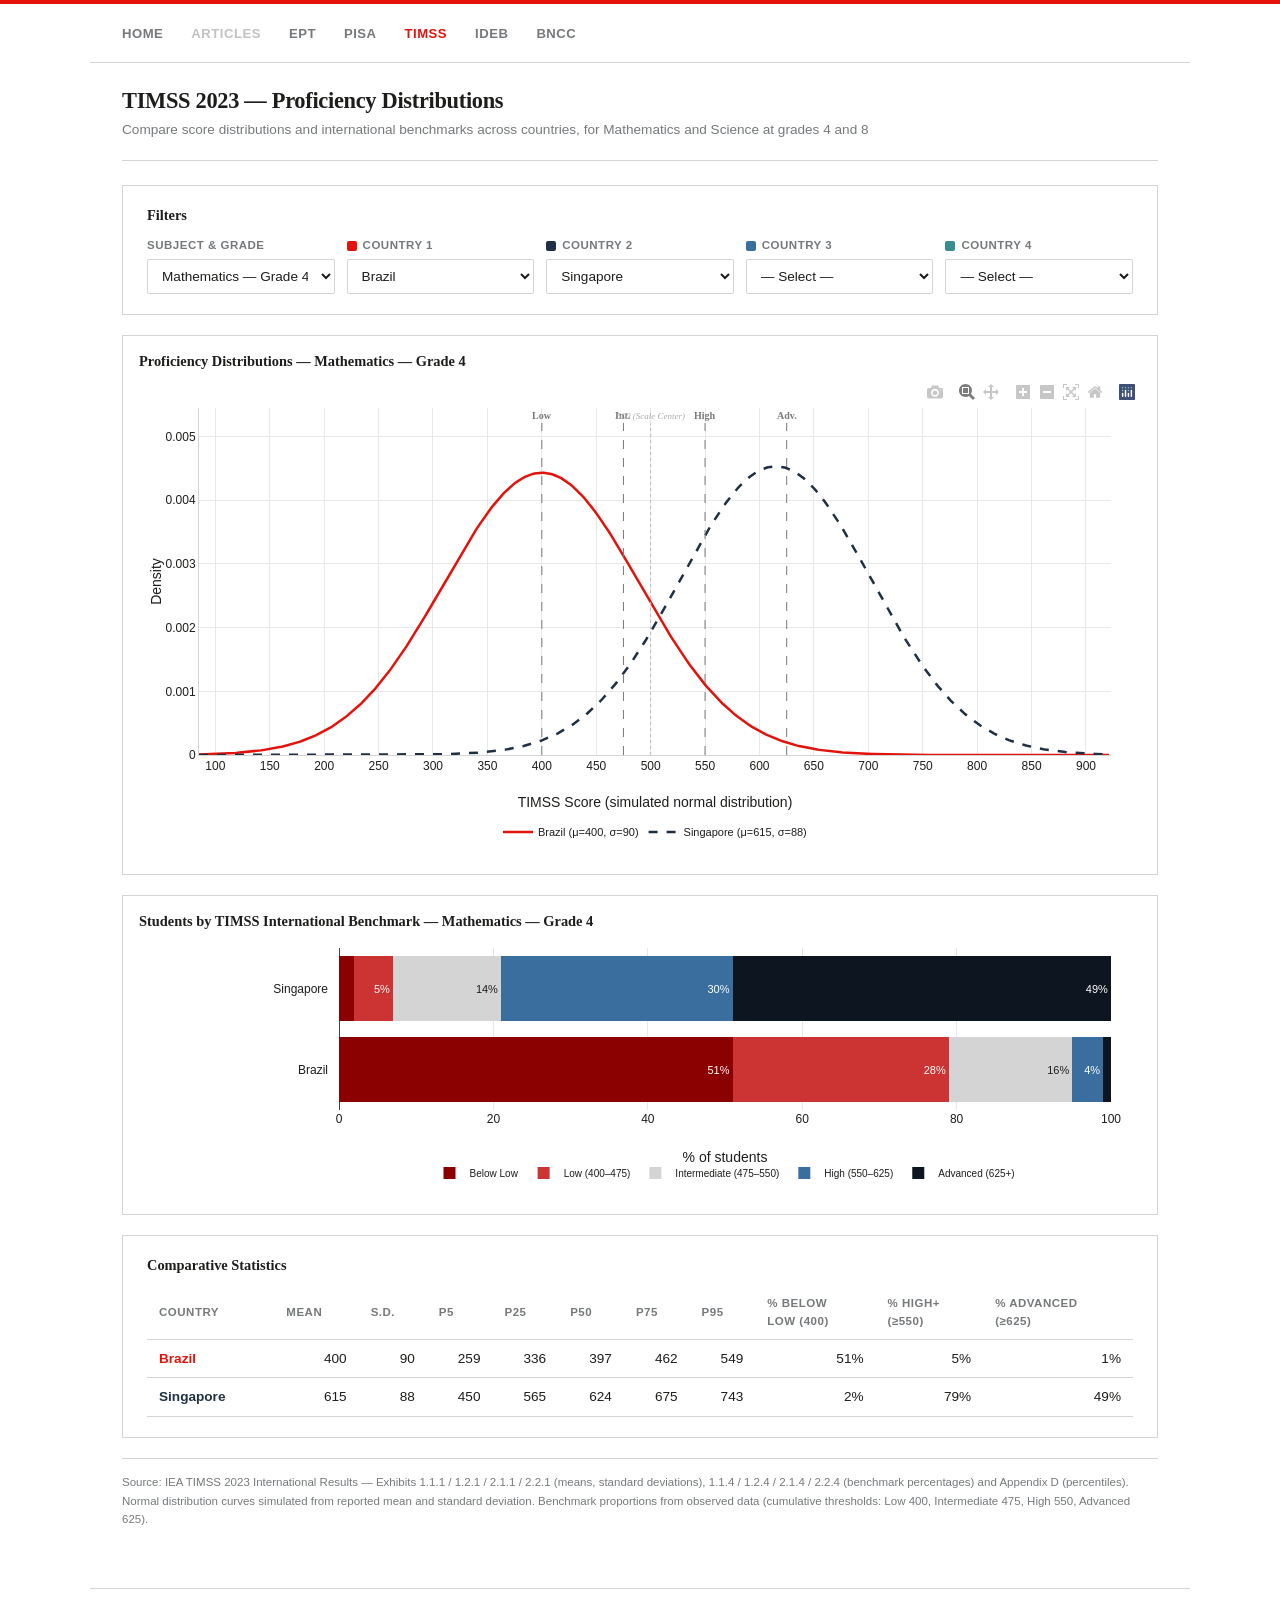
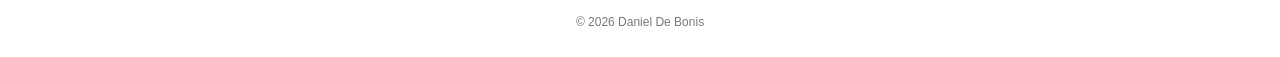
<file: timss/comparacoes/index.html>
<!DOCTYPE html>
<html lang="en">
<head>
<meta charset="UTF-8">
<!-- Google tag (gtag.js) -->
<script async src="https://www.googletagmanager.com/gtag/js?id=G-P1Y553RCK8"></script>
<script>
  window.dataLayer = window.dataLayer || [];
  function gtag(){dataLayer.push(arguments);}
  gtag('js', new Date());
  gtag('config', 'G-P1Y553RCK8');
</script>
<meta name="viewport" content="width=device-width, initial-scale=1.0">
<title>TIMSS 2023 — Proficiency Distributions · Daniel De Bonis</title>
<link rel="stylesheet" href="../../css/economist.css">
<script src="https://cdn.plot.ly/plotly-2.27.0.min.js"></script>
<style>
  .dashboard-header {
    padding: 24px 0 20px;
    border-bottom: 1px solid var(--e-grey-light);
    margin-bottom: 24px;
  }
  .dashboard-header h1 {
    font-size: 1.4rem;
    letter-spacing: -0.3px;
  }
  .dashboard-header p {
    font-size: 0.85rem;
    color: var(--e-grey);
    margin-top: 4px;
  }
  .controls {
    background: var(--e-white);
    border: 1px solid var(--e-grey-light);
    padding: 20px 24px;
    margin-bottom: 20px;
  }
  .controls h2 {
    font-family: Georgia, 'Times New Roman', serif;
    font-size: 0.9rem;
    font-weight: 700;
    margin-bottom: 12px;
    color: var(--e-black);
  }
  .selectors { display: flex; gap: 12px; flex-wrap: wrap; align-items: flex-end; }
  .selector-group { flex: 1; min-width: 180px; }
  .selector-group label {
    display: block;
    font-size: 0.72rem;
    color: var(--e-grey);
    margin-bottom: 4px;
    font-weight: 600;
    text-transform: uppercase;
    letter-spacing: 0.5px;
  }
  .selector-group select {
    width: 100%;
    padding: 8px 10px;
    border: 1px solid var(--e-grey-light);
    border-radius: 2px;
    font-size: 0.85rem;
    background: white;
    color: var(--e-black);
  }
  .selector-group select:focus { outline: none; border-color: var(--e-red); }
  .color-dot {
    display: inline-block;
    width: 10px;
    height: 10px;
    border-radius: 2px;
    margin-right: 6px;
    vertical-align: middle;
  }
  .chart-card {
    background: var(--e-white);
    border: 1px solid var(--e-grey-light);
    padding: 16px;
    margin-bottom: 20px;
  }
  .chart-card h3 {
    font-family: Georgia, 'Times New Roman', serif;
    font-size: 0.9rem;
    font-weight: 700;
    margin-bottom: 8px;
    color: var(--e-black);
  }
  .stats-table {
    background: var(--e-white);
    border: 1px solid var(--e-grey-light);
    padding: 20px 24px;
    margin-bottom: 20px;
  }
  .stats-table h2 {
    font-family: Georgia, 'Times New Roman', serif;
    font-size: 0.9rem;
    font-weight: 700;
    margin-bottom: 12px;
    color: var(--e-black);
  }
  table { width: 100%; border-collapse: collapse; font-size: 0.85rem; }
  th, td { padding: 8px 12px; text-align: left; border-bottom: 1px solid var(--e-grey-light); }
  th {
    font-weight: 600;
    color: var(--e-grey);
    font-size: 0.72rem;
    text-transform: uppercase;
    letter-spacing: 0.5px;
  }
  td.country-name { font-weight: 600; }
  td.num { text-align: right; font-variant-numeric: tabular-nums; }
  .source-footer {
    margin-top: 20px;
    font-size: 0.72rem;
    color: var(--e-grey);
    border-top: 1px solid var(--e-grey-light);
    padding-top: 14px;
  }
  @media (max-width: 700px) {
    .selectors { flex-direction: column; }
  }
</style>
</head>
<body>

<div class="economist-topline"></div>

<nav class="site-nav">
  <ul class="nav-links">
    <li><a href="../../index.html">Home</a></li>
    <li><a href="#" style="opacity:0.45; pointer-events:none;">Articles</a></li>
    <li><a href="../../dashboard-ept/index.html">EPT</a></li>
    <li><a href="../../pisa/index.html">PISA</a></li>
    <li><a href="../index.html" class="active">TIMSS</a></li>
    <li><a href="../../ideb/index.html">IDEB</a></li>
    <li><a href="../../bncc/index.html">BNCC</a></li>
  </ul>
</nav>

<div class="container">
  <div class="dashboard-header">
    <h1>TIMSS 2023 — Proficiency Distributions</h1>
    <p>Compare score distributions and international benchmarks across countries, for Mathematics and Science at grades 4 and 8</p>
  </div>

  <div class="controls">
    <h2>Filters</h2>
    <div class="selectors">
      <div class="selector-group" style="max-width:220px;">
        <label>Subject &amp; Grade</label>
        <select id="sel-subject" onchange="updateAll()">
          <option value="g4_math">Mathematics — Grade 4</option>
          <option value="g8_math">Mathematics — Grade 8</option>
          <option value="g4_science">Science — Grade 4</option>
          <option value="g8_science">Science — Grade 8</option>
        </select>
      </div>
      <div class="selector-group">
        <label><span class="color-dot" style="background:#E3120B"></span>Country 1</label>
        <select id="sel1" onchange="updateAll()"><option value="">— Select —</option></select>
      </div>
      <div class="selector-group">
        <label><span class="color-dot" style="background:#1F3044"></span>Country 2</label>
        <select id="sel2" onchange="updateAll()"><option value="">— Select —</option></select>
      </div>
      <div class="selector-group">
        <label><span class="color-dot" style="background:#3A6E9E"></span>Country 3</label>
        <select id="sel3" onchange="updateAll()"><option value="">— Select —</option></select>
      </div>
      <div class="selector-group">
        <label><span class="color-dot" style="background:#388E8E"></span>Country 4</label>
        <select id="sel4" onchange="updateAll()"><option value="">— Select —</option></select>
      </div>
    </div>
  </div>

  <!-- Distribution curves chart -->
  <div class="chart-card">
    <h3 id="chart-title">Proficiency Distributions</h3>
    <div id="chart-curves"></div>
  </div>

  <!-- Proficiency levels stacked bar chart -->
  <div class="chart-card">
    <h3 id="levels-title">Students by TIMSS International Benchmark</h3>
    <div id="chart-levels"></div>
  </div>

  <!-- Stats table -->
  <div class="stats-table" id="statsContainer" style="display:none">
    <h2>Comparative Statistics</h2>
    <table>
      <thead>
        <tr>
          <th>Country</th>
          <th>Mean</th>
          <th>S.D.</th>
          <th>P5</th>
          <th>P25</th>
          <th>P50</th>
          <th>P75</th>
          <th>P95</th>
          <th>% below<br>Low (400)</th>
          <th>% High+<br>(≥550)</th>
          <th>% Advanced<br>(≥625)</th>
        </tr>
      </thead>
      <tbody id="statsBody"></tbody>
    </table>
  </div>

  <div class="source-footer">
    Source: IEA TIMSS 2023 International Results — Exhibits 1.1.1 / 1.2.1 / 2.1.1 / 2.2.1 (means, standard deviations), 1.1.4 / 1.2.4 / 2.1.4 / 2.2.4 (benchmark percentages) and Appendix D (percentiles). Normal distribution curves simulated from reported mean and standard deviation. Benchmark proportions from observed data (cumulative thresholds: Low 400, Intermediate 475, High 550, Advanced 625).
  </div>
</div>

<footer class="site-footer">
  <p>&copy; 2026 Daniel De Bonis</p>
</footer>

<script>
let DATA;

const COLORS = ['#E3120B', '#1F3044', '#3A6E9E', '#388E8E'];
const DASHES = ['solid', 'dash', 'dot', 'dashdot'];

const SUBJ_LABELS = {
  g4_math: 'Mathematics — Grade 4',
  g8_math: 'Mathematics — Grade 8',
  g4_science: 'Science — Grade 4',
  g8_science: 'Science — Grade 8'
};

const LEVEL_LABELS = ['Below Low', 'Low (400–475)', 'Intermediate (475–550)', 'High (550–625)', 'Advanced (625+)'];
const LEVEL_COLORS = ['#8B0000', '#CC3333', '#D4D4D4', '#3A6E9E', '#0D1520'];

// Data is embedded inline (also available as timss_data.json for scripts).
DATA = {"benchmarks":{"low":400,"intermediate":475,"high":550,"advanced":625},"level_labels":["Below Low (<400)","Low (400–475)","Intermediate (475–550)","High (550–625)","Advanced (625+)"],"countries":{"Abu Dhabi, UAE":{"g4_math":{"mean":459.0,"sd":108.0,"p5":284.0,"p10":315.0,"p25":376.0,"p50":460.0,"p75":540.0,"p90":599.0,"p95":632.0,"levels":[32.0,23.0,23.0,16.0,6.0]},"g8_math":{"mean":454.0,"sd":100.0,"p5":294.0,"p10":323.0,"p25":379.0,"p50":453.0,"p75":525.0,"p90":585.0,"p95":620.0,"levels":[32.0,26.0,24.0,13.0,5.0]},"g4_science":{"mean":446.0,"sd":125.0,"p5":244.0,"p10":278.0,"p25":348.0,"p50":452.0,"p75":543.0,"p90":607.0,"p95":639.0,"levels":[37.0,19.0,21.0,16.0,7.0]},"g8_science":{"mean":443.0,"sd":122.0,"p5":248.0,"p10":280.0,"p25":347.0,"p50":445.0,"p75":539.0,"p90":604.0,"p95":638.0,"levels":[38.0,20.0,20.0,15.0,7.0]}},"Albania":{"g4_math":{"mean":512.0,"sd":81.0,"p5":372.0,"p10":404.0,"p25":458.0,"p50":515.0,"p75":566.0,"p90":614.0,"p95":642.0,"levels":[9.0,23.0,36.0,24.0,8.0]},"g4_science":{"mean":491.0,"sd":77.0,"p5":360.0,"p10":389.0,"p25":440.0,"p50":494.0,"p75":543.0,"p90":587.0,"p95":609.0,"levels":[12.0,29.0,36.0,20.0,3.0]}},"Armenia":{"g4_math":{"mean":513.0,"sd":70.0,"p5":388.0,"p10":418.0,"p25":468.0,"p50":519.0,"p75":560.0,"p90":596.0,"p95":618.0,"levels":[7.0,21.0,41.0,27.0,4.0]},"g4_science":{"mean":457.0,"sd":61.0,"p5":352.0,"p10":377.0,"p25":418.0,"p50":460.0,"p75":498.0,"p90":533.0,"p95":555.0,"levels":[18.0,42.0,34.0,6.0,0.0]}},"Australia":{"g4_math":{"mean":525.0,"sd":91.0,"p5":366.0,"p10":403.0,"p25":465.0,"p50":530.0,"p75":588.0,"p90":638.0,"p95":668.0,"levels":[9.0,19.0,31.0,28.0,13.0]},"g8_math":{"mean":509.0,"sd":93.0,"p5":351.0,"p10":387.0,"p25":444.0,"p50":510.0,"p75":575.0,"p90":628.0,"p95":659.0,"levels":[13.0,23.0,30.0,23.0,11.0]},"g4_science":{"mean":550.0,"sd":81.0,"p5":403.0,"p10":443.0,"p25":500.0,"p50":554.0,"p75":605.0,"p90":648.0,"p95":673.0,"levels":[5.0,12.0,31.0,35.0,17.0]},"g8_science":{"mean":520.0,"sd":94.0,"p5":354.0,"p10":393.0,"p25":458.0,"p50":526.0,"p75":587.0,"p90":636.0,"p95":666.0,"levels":[11.0,19.0,30.0,27.0,13.0]}},"Austria":{"g8_math":{"mean":512.0,"sd":74.0,"p5":385.0,"p10":414.0,"p25":464.0,"p50":516.0,"p75":563.0,"p90":604.0,"p95":627.0,"levels":[7.0,22.0,39.0,27.0,5.0]},"g8_science":{"mean":512.0,"sd":84.0,"p5":365.0,"p10":399.0,"p25":457.0,"p50":516.0,"p75":571.0,"p90":618.0,"p95":643.0,"levels":[10.0,22.0,34.0,26.0,8.0]}},"Azerbaijan":{"g4_math":{"mean":494.0,"sd":91.0,"p5":334.0,"p10":368.0,"p25":433.0,"p50":502.0,"p75":560.0,"p90":606.0,"p95":632.0,"levels":[16.0,23.0,32.0,23.0,6.0]},"g8_math":{"mean":479.0,"sd":102.0,"p5":305.0,"p10":343.0,"p25":409.0,"p50":483.0,"p75":553.0,"p90":607.0,"p95":637.0,"levels":[23.0,24.0,27.0,19.0,7.0]},"g4_science":{"mean":422.0,"sd":80.0,"p5":286.0,"p10":316.0,"p25":368.0,"p50":426.0,"p75":478.0,"p90":522.0,"p95":547.0,"levels":[38.0,36.0,21.0,5.0,0.0]},"g8_science":{"mean":411.0,"sd":80.0,"p5":280.0,"p10":308.0,"p25":356.0,"p50":411.0,"p75":466.0,"p90":514.0,"p95":544.0,"levels":[44.0,34.0,18.0,4.0,0.0]}},"Bahrain":{"g4_math":{"mean":462.0,"sd":99.0,"p5":298.0,"p10":332.0,"p25":393.0,"p50":464.0,"p75":530.0,"p90":588.0,"p95":622.0,"levels":[27.0,28.0,26.0,14.0,5.0]},"g8_math":{"mean":426.0,"sd":99.0,"p5":275.0,"p10":303.0,"p25":354.0,"p50":420.0,"p75":493.0,"p90":556.0,"p95":596.0,"levels":[42.0,28.0,19.0,8.0,3.0]},"g4_science":{"mean":475.0,"sd":106.0,"p5":292.0,"p10":333.0,"p25":405.0,"p50":479.0,"p75":549.0,"p90":607.0,"p95":641.0,"levels":[24.0,25.0,26.0,18.0,7.0]},"g8_science":{"mean":452.0,"sd":106.0,"p5":280.0,"p10":313.0,"p25":376.0,"p50":452.0,"p75":526.0,"p90":588.0,"p95":624.0,"levels":[32.0,26.0,24.0,13.0,5.0]}},"Belgium (Flemish)":{"g4_math":{"mean":521.0,"sd":71.0,"p5":402.0,"p10":428.0,"p25":471.0,"p50":523.0,"p75":571.0,"p90":611.0,"p95":634.0,"levels":[5.0,22.0,37.0,29.0,7.0]},"g4_science":{"mean":488.0,"sd":73.0,"p5":362.0,"p10":390.0,"p25":440.0,"p50":492.0,"p75":540.0,"p90":579.0,"p95":601.0,"levels":[12.0,29.0,38.0,19.0,2.0]}},"Belgium (French)":{"g4_math":{"mean":489.0,"sd":76.0,"p5":364.0,"p10":390.0,"p25":437.0,"p50":491.0,"p75":542.0,"p90":586.0,"p95":611.0,"levels":[12.0,30.0,36.0,19.0,3.0]},"g4_science":{"mean":481.0,"sd":77.0,"p5":350.0,"p10":379.0,"p25":429.0,"p50":483.0,"p75":535.0,"p90":578.0,"p95":603.0,"levels":[15.0,31.0,35.0,17.0,2.0]}},"Bosnia & Herzegovina":{"g4_math":{"mean":447.0,"sd":75.0,"p5":319.0,"p10":347.0,"p25":397.0,"p50":451.0,"p75":498.0,"p90":541.0,"p95":565.0,"levels":[26.0,36.0,30.0,7.0,1.0]},"g4_science":{"mean":448.0,"sd":72.0,"p5":323.0,"p10":352.0,"p25":401.0,"p50":452.0,"p75":499.0,"p90":538.0,"p95":561.0,"levels":[25.0,38.0,30.0,7.0,0.0]}},"Brazil":{"g4_math":{"mean":400.0,"sd":90.0,"p5":259.0,"p10":286.0,"p25":336.0,"p50":397.0,"p75":462.0,"p90":520.0,"p95":549.0,"levels":[51.0,28.0,16.0,4.0,1.0]},"g8_math":{"mean":378.0,"sd":89.0,"p5":243.0,"p10":269.0,"p25":316.0,"p50":372.0,"p75":434.0,"p90":495.0,"p95":532.0,"levels":[62.0,24.0,10.0,3.0,1.0]},"g4_science":{"mean":425.0,"sd":94.0,"p5":268.0,"p10":299.0,"p25":358.0,"p50":428.0,"p75":492.0,"p90":547.0,"p95":578.0,"levels":[39.0,30.0,22.0,8.0,1.0]},"g8_science":{"mean":420.0,"sd":88.0,"p5":279.0,"p10":308.0,"p25":358.0,"p50":417.0,"p75":480.0,"p90":536.0,"p95":569.0,"levels":[42.0,31.0,19.0,7.0,1.0]}},"Bulgaria":{"g4_math":{"mean":530.0,"sd":91.0,"p5":365.0,"p10":406.0,"p25":473.0,"p50":539.0,"p75":595.0,"p90":638.0,"p95":664.0,"levels":[9.0,17.0,29.0,31.0,14.0]},"g4_science":{"mean":530.0,"sd":104.0,"p5":333.0,"p10":382.0,"p25":468.0,"p50":546.0,"p75":603.0,"p90":648.0,"p95":676.0,"levels":[12.0,15.0,25.0,31.0,17.0]}},"Canada":{"g4_math":{"mean":504.0,"sd":81.0,"p5":368.0,"p10":399.0,"p25":450.0,"p50":505.0,"p75":559.0,"p90":605.0,"p95":633.0,"levels":[10.0,25.0,36.0,23.0,6.0]},"g4_science":{"mean":521.0,"sd":76.0,"p5":392.0,"p10":422.0,"p25":472.0,"p50":524.0,"p75":572.0,"p90":616.0,"p95":642.0,"levels":[6.0,20.0,38.0,28.0,8.0]}},"Chile":{"g4_math":{"mean":444.0,"sd":80.0,"p5":307.0,"p10":338.0,"p25":388.0,"p50":445.0,"p75":500.0,"p90":546.0,"p95":574.0,"levels":[29.0,35.0,27.0,8.0,1.0]},"g8_math":{"mean":416.0,"sd":84.0,"p5":283.0,"p10":310.0,"p25":358.0,"p50":414.0,"p75":472.0,"p90":526.0,"p95":557.0,"levels":[43.0,33.0,18.0,5.0,1.0]},"g4_science":{"mean":479.0,"sd":80.0,"p5":339.0,"p10":372.0,"p25":427.0,"p50":483.0,"p75":536.0,"p90":579.0,"p95":604.0,"levels":[16.0,30.0,35.0,16.0,3.0]},"g8_science":{"mean":455.0,"sd":82.0,"p5":321.0,"p10":348.0,"p25":399.0,"p50":455.0,"p75":512.0,"p90":560.0,"p95":590.0,"levels":[25.0,34.0,28.0,11.0,2.0]}},"Chinese Taipei":{"g4_math":{"mean":607.0,"sd":67.0,"p5":491.0,"p10":520.0,"p25":565.0,"p50":610.0,"p75":652.0,"p90":690.0,"p95":712.0,"levels":[0,3.0,16.0,41.0,40.0]},"g8_math":{"mean":602.0,"sd":98.0,"p5":425.0,"p10":466.0,"p25":541.0,"p50":611.0,"p75":670.0,"p90":721.0,"p95":752.0,"levels":[3.0,8.0,17.0,28.0,44.0]},"g4_science":{"mean":573.0,"sd":71.0,"p5":449.0,"p10":480.0,"p25":528.0,"p50":576.0,"p75":621.0,"p90":660.0,"p95":683.0,"levels":[1.0,8.0,27.0,41.0,23.0]},"g8_science":{"mean":572.0,"sd":90.0,"p5":410.0,"p10":448.0,"p25":513.0,"p50":579.0,"p75":636.0,"p90":681.0,"p95":709.0,"levels":[4.0,11.0,23.0,32.0,30.0]}},"Cote d'Ivoire":{"g8_math":{"mean":263.0,"sd":75.0,"p5":148.0,"p10":172.0,"p25":212.0,"p50":258.0,"p75":309.0,"p90":361.0,"p95":397.0,"levels":[95.0,4.0,1.0,0,0.0]},"g8_science":{"mean":183.0,"sd":123.0,"p5":5.0,"p10":22.0,"p25":89.0,"p50":170.0,"p75":260.0,"p90":354.0,"p95":412.0,"levels":[94.0,4.0,2.0,0,0.0]}},"Cyprus":{"g4_math":{"mean":516.0,"sd":81.0,"p5":373.0,"p10":406.0,"p25":464.0,"p50":523.0,"p75":573.0,"p90":616.0,"p95":641.0,"levels":[9.0,20.0,35.0,28.0,8.0]},"g8_math":{"mean":494.0,"sd":93.0,"p5":337.0,"p10":370.0,"p25":431.0,"p50":497.0,"p75":559.0,"p90":610.0,"p95":638.0,"levels":[17.0,24.0,30.0,22.0,7.0]},"g4_science":{"mean":487.0,"sd":88.0,"p5":330.0,"p10":367.0,"p25":431.0,"p50":494.0,"p75":549.0,"p90":594.0,"p95":619.0,"levels":[16.0,26.0,33.0,21.0,4.0]},"g8_science":{"mean":464.0,"sd":92.0,"p5":311.0,"p10":343.0,"p25":400.0,"p50":465.0,"p75":529.0,"p90":584.0,"p95":612.0,"levels":[25.0,29.0,28.0,14.0,4.0]}},"Czech Republic":{"g4_math":{"mean":530.0,"sd":74.0,"p5":403.0,"p10":433.0,"p25":482.0,"p50":534.0,"p75":581.0,"p90":622.0,"p95":646.0,"levels":[5.0,17.0,37.0,32.0,9.0]},"g8_math":{"mean":518.0,"sd":84.0,"p5":381.0,"p10":411.0,"p25":461.0,"p50":518.0,"p75":575.0,"p90":625.0,"p95":655.0,"levels":[8.0,22.0,35.0,25.0,10.0]},"g4_science":{"mean":526.0,"sd":71.0,"p5":404.0,"p10":434.0,"p25":480.0,"p50":529.0,"p75":574.0,"p90":614.0,"p95":638.0,"levels":[5.0,18.0,39.0,31.0,7.0]},"g8_science":{"mean":527.0,"sd":77.0,"p5":399.0,"p10":427.0,"p25":475.0,"p50":529.0,"p75":580.0,"p90":625.0,"p95":652.0,"levels":[5.0,20.0,36.0,29.0,10.0]}},"Denmark":{"g4_math":{"mean":524.0,"sd":72.0,"p5":403.0,"p10":429.0,"p25":476.0,"p50":526.0,"p75":573.0,"p90":614.0,"p95":638.0,"levels":[5.0,19.0,39.0,30.0,7.0]},"g4_science":{"mean":522.0,"sd":75.0,"p5":391.0,"p10":422.0,"p25":474.0,"p50":526.0,"p75":574.0,"p90":615.0,"p95":639.0,"levels":[6.0,19.0,38.0,29.0,8.0]}},"Dubai, UAE":{"g4_math":{"mean":557.0,"sd":91.0,"p5":390.0,"p10":434.0,"p25":502.0,"p50":565.0,"p75":618.0,"p90":666.0,"p95":695.0,"levels":[6.0,12.0,26.0,34.0,22.0]},"g8_math":{"mean":546.0,"sd":98.0,"p5":370.0,"p10":412.0,"p25":485.0,"p50":552.0,"p75":614.0,"p90":667.0,"p95":697.0,"levels":[8.0,14.0,27.0,30.0,21.0]},"g4_science":{"mean":562.0,"sd":95.0,"p5":388.0,"p10":437.0,"p25":508.0,"p50":571.0,"p75":627.0,"p90":674.0,"p95":702.0,"levels":[6.0,11.0,23.0,34.0,26.0]},"g8_science":{"mean":547.0,"sd":104.0,"p5":359.0,"p10":406.0,"p25":483.0,"p50":556.0,"p75":620.0,"p90":672.0,"p95":703.0,"levels":[9.0,14.0,25.0,29.0,23.0]}},"England":{"g4_math":{"mean":552.0,"sd":92.0,"p5":393.0,"p10":430.0,"p25":493.0,"p50":557.0,"p75":616.0,"p90":666.0,"p95":695.0,"levels":[6.0,14.0,27.0,31.0,22.0]},"g8_math":{"mean":525.0,"sd":97.0,"p5":353.0,"p10":391.0,"p25":461.0,"p50":532.0,"p75":593.0,"p90":645.0,"p95":676.0,"levels":[11.0,18.0,29.0,27.0,15.0]},"g4_science":{"mean":556.0,"sd":80.0,"p5":416.0,"p10":452.0,"p25":507.0,"p50":560.0,"p75":610.0,"p90":655.0,"p95":681.0,"levels":[4.0,11.0,30.0,36.0,19.0]},"g8_science":{"mean":531.0,"sd":98.0,"p5":358.0,"p10":398.0,"p25":467.0,"p50":537.0,"p75":600.0,"p90":653.0,"p95":684.0,"levels":[10.0,17.0,28.0,28.0,17.0]}},"Finland":{"g4_math":{"mean":529.0,"sd":80.0,"p5":391.0,"p10":426.0,"p25":478.0,"p50":533.0,"p75":585.0,"p90":627.0,"p95":652.0,"levels":[6.0,18.0,34.0,31.0,11.0]},"g8_math":{"mean":504.0,"sd":82.0,"p5":368.0,"p10":398.0,"p25":448.0,"p50":505.0,"p75":560.0,"p90":609.0,"p95":637.0,"levels":[10.0,26.0,35.0,22.0,7.0]},"g4_science":{"mean":542.0,"sd":79.0,"p5":396.0,"p10":437.0,"p25":497.0,"p50":550.0,"p75":596.0,"p90":635.0,"p95":658.0,"levels":[5.0,13.0,32.0,37.0,13.0]},"g8_science":{"mean":531.0,"sd":94.0,"p5":367.0,"p10":407.0,"p25":470.0,"p50":535.0,"p75":596.0,"p90":648.0,"p95":679.0,"levels":[9.0,18.0,29.0,29.0,15.0]}},"France":{"g4_math":{"mean":484.0,"sd":77.0,"p5":353.0,"p10":382.0,"p25":431.0,"p50":488.0,"p75":539.0,"p90":580.0,"p95":604.0,"levels":[15.0,29.0,36.0,17.0,3.0]},"g8_math":{"mean":479.0,"sd":81.0,"p5":342.0,"p10":372.0,"p25":423.0,"p50":481.0,"p75":536.0,"p90":582.0,"p95":608.0,"levels":[17.0,30.0,33.0,17.0,3.0]},"g4_science":{"mean":488.0,"sd":74.0,"p5":360.0,"p10":390.0,"p25":439.0,"p50":492.0,"p75":540.0,"p90":579.0,"p95":603.0,"levels":[12.0,29.0,39.0,18.0,2.0]},"g8_science":{"mean":486.0,"sd":81.0,"p5":350.0,"p10":380.0,"p25":431.0,"p50":489.0,"p75":543.0,"p90":588.0,"p95":615.0,"levels":[15.0,29.0,33.0,19.0,4.0]}},"Georgia":{"g4_math":{"mean":498.0,"sd":79.0,"p5":358.0,"p10":391.0,"p25":446.0,"p50":502.0,"p75":553.0,"p90":596.0,"p95":621.0,"levels":[12.0,25.0,37.0,22.0,4.0]},"g8_math":{"mean":467.0,"sd":92.0,"p5":318.0,"p10":348.0,"p25":400.0,"p50":466.0,"p75":532.0,"p90":586.0,"p95":615.0,"levels":[25.0,28.0,28.0,15.0,4.0]},"g4_science":{"mean":465.0,"sd":72.0,"p5":341.0,"p10":371.0,"p25":418.0,"p50":467.0,"p75":513.0,"p90":555.0,"p95":582.0,"levels":[18.0,37.0,34.0,10.0,1.0]},"g8_science":{"mean":448.0,"sd":79.0,"p5":318.0,"p10":347.0,"p25":394.0,"p50":447.0,"p75":502.0,"p90":552.0,"p95":578.0,"levels":[28.0,35.0,27.0,9.0,1.0]}},"Germany":{"g4_math":{"mean":524.0,"sd":75.0,"p5":393.0,"p10":424.0,"p25":475.0,"p50":527.0,"p75":576.0,"p90":619.0,"p95":643.0,"levels":[6.0,19.0,37.0,30.0,8.0]},"g4_science":{"mean":515.0,"sd":84.0,"p5":369.0,"p10":405.0,"p25":463.0,"p50":520.0,"p75":574.0,"p90":620.0,"p95":644.0,"levels":[9.0,21.0,34.0,27.0,9.0]}},"Hong Kong SAR":{"g4_math":{"mean":594.0,"sd":84.0,"p5":440.0,"p10":482.0,"p25":547.0,"p50":602.0,"p75":651.0,"p90":693.0,"p95":718.0,"levels":[2.0,7.0,17.0,36.0,38.0]},"g8_math":{"mean":575.0,"sd":98.0,"p5":399.0,"p10":440.0,"p25":517.0,"p50":584.0,"p75":641.0,"p90":690.0,"p95":721.0,"levels":[5.0,10.0,20.0,33.0,32.0]},"g4_science":{"mean":545.0,"sd":88.0,"p5":386.0,"p10":431.0,"p25":494.0,"p50":552.0,"p75":604.0,"p90":649.0,"p95":678.0,"levels":[6.0,13.0,30.0,34.0,17.0]},"g8_science":{"mean":528.0,"sd":95.0,"p5":359.0,"p10":400.0,"p25":469.0,"p50":536.0,"p75":593.0,"p90":641.0,"p95":670.0,"levels":[10.0,17.0,29.0,30.0,14.0]}},"Hungary":{"g4_math":{"mean":520.0,"sd":91.0,"p5":355.0,"p10":395.0,"p25":462.0,"p50":530.0,"p75":585.0,"p90":630.0,"p95":656.0,"levels":[11.0,18.0,30.0,30.0,11.0]},"g8_math":{"mean":506.0,"sd":91.0,"p5":350.0,"p10":386.0,"p25":446.0,"p50":511.0,"p75":572.0,"p90":619.0,"p95":646.0,"levels":[13.0,22.0,31.0,25.0,9.0]},"g4_science":{"mean":524.0,"sd":85.0,"p5":370.0,"p10":409.0,"p25":472.0,"p50":532.0,"p75":583.0,"p90":625.0,"p95":651.0,"levels":[9.0,17.0,33.0,31.0,10.0]},"g8_science":{"mean":522.0,"sd":84.0,"p5":374.0,"p10":410.0,"p25":466.0,"p50":527.0,"p75":581.0,"p90":626.0,"p95":652.0,"levels":[8.0,20.0,33.0,29.0,10.0]}},"Iran, Islamic Rep. of":{"g4_math":{"mean":420.0,"sd":98.0,"p5":250.0,"p10":288.0,"p25":353.0,"p50":426.0,"p75":491.0,"p90":541.0,"p95":569.0,"levels":[41.0,28.0,23.0,7.0,1.0]},"g8_math":{"mean":423.0,"sd":90.0,"p5":279.0,"p10":308.0,"p25":361.0,"p50":421.0,"p75":485.0,"p90":540.0,"p95":573.0,"levels":[41.0,30.0,21.0,7.0,1.0]},"g4_science":{"mean":432.0,"sd":109.0,"p5":237.0,"p10":281.0,"p25":358.0,"p50":442.0,"p75":514.0,"p90":566.0,"p95":594.0,"levels":[37.0,25.0,24.0,12.0,2.0]},"g8_science":{"mean":419.0,"sd":93.0,"p5":261.0,"p10":296.0,"p25":356.0,"p50":421.0,"p75":485.0,"p90":539.0,"p95":569.0,"levels":[41.0,31.0,20.0,7.0,1.0]}},"Ireland":{"g4_math":{"mean":546.0,"sd":82.0,"p5":401.0,"p10":435.0,"p25":495.0,"p50":554.0,"p75":604.0,"p90":643.0,"p95":667.0,"levels":[5.0,14.0,29.0,36.0,16.0]},"g8_math":{"mean":522.0,"sd":79.0,"p5":385.0,"p10":416.0,"p25":469.0,"p50":526.0,"p75":577.0,"p90":621.0,"p95":646.0,"levels":[7.0,20.0,35.0,29.0,9.0]},"g4_science":{"mean":532.0,"sd":80.0,"p5":384.0,"p10":423.0,"p25":484.0,"p50":541.0,"p75":587.0,"p90":627.0,"p95":650.0,"levels":[7.0,15.0,33.0,35.0,10.0]},"g8_science":{"mean":525.0,"sd":88.0,"p5":374.0,"p10":407.0,"p25":467.0,"p50":529.0,"p75":587.0,"p90":636.0,"p95":662.0,"levels":[9.0,19.0,31.0,28.0,13.0]}},"Israel":{"g8_math":{"mean":487.0,"sd":100.0,"p5":322.0,"p10":356.0,"p25":416.0,"p50":490.0,"p75":558.0,"p90":614.0,"p95":648.0,"levels":[20.0,25.0,27.0,20.0,8.0]},"g8_science":{"mean":481.0,"sd":100.0,"p5":313.0,"p10":347.0,"p25":409.0,"p50":485.0,"p75":551.0,"p90":607.0,"p95":640.0,"levels":[22.0,24.0,29.0,18.0,7.0]}},"Italy":{"g4_math":{"mean":513.0,"sd":80.0,"p5":375.0,"p10":406.0,"p25":461.0,"p50":517.0,"p75":570.0,"p90":613.0,"p95":638.0,"levels":[9.0,22.0,35.0,27.0,7.0]},"g8_math":{"mean":501.0,"sd":85.0,"p5":360.0,"p10":390.0,"p25":442.0,"p50":501.0,"p75":562.0,"p90":609.0,"p95":637.0,"levels":[12.0,27.0,31.0,23.0,7.0]},"g4_science":{"mean":511.0,"sd":70.0,"p5":389.0,"p10":419.0,"p25":465.0,"p50":514.0,"p75":559.0,"p90":597.0,"p95":621.0,"levels":[6.0,23.0,41.0,26.0,4.0]},"g8_science":{"mean":501.0,"sd":82.0,"p5":362.0,"p10":393.0,"p25":444.0,"p50":503.0,"p75":559.0,"p90":605.0,"p95":632.0,"levels":[11.0,26.0,34.0,23.0,6.0]}},"Japan":{"g4_math":{"mean":591.0,"sd":71.0,"p5":472.0,"p10":499.0,"p25":545.0,"p50":593.0,"p75":639.0,"p90":680.0,"p95":704.0,"levels":[1.0,4.0,22.0,41.0,32.0]},"g8_math":{"mean":595.0,"sd":84.0,"p5":451.0,"p10":484.0,"p25":539.0,"p50":598.0,"p75":653.0,"p90":701.0,"p95":728.0,"levels":[1.0,7.0,21.0,34.0,37.0]},"g4_science":{"mean":555.0,"sd":68.0,"p5":439.0,"p10":467.0,"p25":511.0,"p50":557.0,"p75":601.0,"p90":641.0,"p95":664.0,"levels":[2.0,10.0,34.0,39.0,15.0]},"g8_science":{"mean":557.0,"sd":79.0,"p5":419.0,"p10":453.0,"p25":506.0,"p50":562.0,"p75":612.0,"p90":654.0,"p95":678.0,"levels":[3.0,12.0,29.0,36.0,20.0]}},"Jordan":{"g4_math":{"mean":427.0,"sd":101.0,"p5":263.0,"p10":296.0,"p25":356.0,"p50":426.0,"p75":498.0,"p90":560.0,"p95":595.0,"levels":[40.0,28.0,20.0,10.0,2.0]},"g8_math":{"mean":388.0,"sd":87.0,"p5":247.0,"p10":276.0,"p25":326.0,"p50":388.0,"p75":449.0,"p90":502.0,"p95":535.0,"levels":[55.0,29.0,13.0,3.0,0.0]},"g4_science":{"mean":418.0,"sd":102.0,"p5":246.0,"p10":280.0,"p25":347.0,"p50":421.0,"p75":491.0,"p90":549.0,"p95":582.0,"levels":[42.0,28.0,20.0,8.0,2.0]},"g8_science":{"mean":413.0,"sd":98.0,"p5":251.0,"p10":285.0,"p25":345.0,"p50":412.0,"p75":481.0,"p90":541.0,"p95":574.0,"levels":[45.0,28.0,19.0,7.0,1.0]}},"Kazakhstan":{"g4_math":{"mean":487.0,"sd":87.0,"p5":340.0,"p10":373.0,"p25":428.0,"p50":490.0,"p75":549.0,"p90":597.0,"p95":624.0,"levels":[16.0,28.0,32.0,19.0,5.0]},"g8_math":{"mean":454.0,"sd":92.0,"p5":311.0,"p10":339.0,"p25":389.0,"p50":449.0,"p75":515.0,"p90":578.0,"p95":613.0,"levels":[29.0,32.0,23.0,12.0,4.0]},"g4_science":{"mean":467.0,"sd":91.0,"p5":314.0,"p10":348.0,"p25":403.0,"p50":467.0,"p75":531.0,"p90":585.0,"p95":615.0,"levels":[24.0,29.0,28.0,15.0,4.0]},"g8_science":{"mean":443.0,"sd":83.0,"p5":312.0,"p10":338.0,"p25":384.0,"p50":440.0,"p75":498.0,"p90":551.0,"p95":583.0,"levels":[32.0,34.0,24.0,8.0,2.0]}},"Korea, Rep. of":{"g4_math":{"mean":594.0,"sd":75.0,"p5":462.0,"p10":496.0,"p25":549.0,"p50":599.0,"p75":645.0,"p90":686.0,"p95":711.0,"levels":[1.0,6.0,18.0,39.0,36.0]},"g8_math":{"mean":596.0,"sd":98.0,"p5":418.0,"p10":463.0,"p25":536.0,"p50":603.0,"p75":663.0,"p90":716.0,"p95":747.0,"levels":[3.0,9.0,18.0,30.0,40.0]},"g4_science":{"mean":583.0,"sd":74.0,"p5":458.0,"p10":491.0,"p25":539.0,"p50":587.0,"p75":632.0,"p90":674.0,"p95":697.0,"levels":[2.0,5.0,23.0,42.0,28.0]},"g8_science":{"mean":545.0,"sd":87.0,"p5":394.0,"p10":431.0,"p25":491.0,"p50":550.0,"p75":604.0,"p90":651.0,"p95":681.0,"levels":[6.0,14.0,30.0,32.0,18.0]}},"Kosovo":{"g4_math":{"mean":451.0,"sd":80.0,"p5":320.0,"p10":347.0,"p25":396.0,"p50":452.0,"p75":507.0,"p90":556.0,"p95":584.0,"levels":[27.0,34.0,28.0,10.0,1.0]},"g4_science":{"mean":403.0,"sd":74.0,"p5":280.0,"p10":306.0,"p25":353.0,"p50":404.0,"p75":454.0,"p90":499.0,"p95":523.0,"levels":[48.0,35.0,15.0,2.0,0.0]}},"Kuwait":{"g4_math":{"mean":382.0,"sd":115.0,"p5":190.0,"p10":230.0,"p25":299.0,"p50":384.0,"p75":464.0,"p90":531.0,"p95":567.0,"levels":[55.0,23.0,15.0,6.0,1.0]},"g8_math":{"mean":399.0,"sd":95.0,"p5":253.0,"p10":282.0,"p25":332.0,"p50":392.0,"p75":459.0,"p90":530.0,"p95":568.0,"levels":[54.0,25.0,14.0,6.0,1.0]},"g4_science":{"mean":373.0,"sd":126.0,"p5":164.0,"p10":206.0,"p25":283.0,"p50":376.0,"p75":466.0,"p90":536.0,"p95":575.0,"levels":[57.0,20.0,15.0,7.0,1.0]},"g8_science":{"mean":420.0,"sd":103.0,"p5":248.0,"p10":285.0,"p25":349.0,"p50":422.0,"p75":491.0,"p90":550.0,"p95":585.0,"levels":[42.0,28.0,20.0,8.0,2.0]}},"Latvia":{"g4_math":{"mean":534.0,"sd":77.0,"p5":400.0,"p10":430.0,"p25":483.0,"p50":537.0,"p75":590.0,"p90":632.0,"p95":655.0,"levels":[5.0,17.0,34.0,32.0,12.0]},"g4_science":{"mean":526.0,"sd":77.0,"p5":393.0,"p10":421.0,"p25":475.0,"p50":530.0,"p75":579.0,"p90":622.0,"p95":647.0,"levels":[6.0,19.0,35.0,31.0,9.0]}},"Lithuania":{"g4_math":{"mean":561.0,"sd":76.0,"p5":426.0,"p10":460.0,"p25":512.0,"p50":566.0,"p75":614.0,"p90":655.0,"p95":679.0,"levels":[3.0,10.0,29.0,38.0,20.0]},"g8_math":{"mean":514.0,"sd":92.0,"p5":362.0,"p10":392.0,"p25":449.0,"p50":516.0,"p75":577.0,"p90":631.0,"p95":664.0,"levels":[12.0,22.0,30.0,25.0,11.0]},"g4_science":{"mean":537.0,"sd":74.0,"p5":407.0,"p10":440.0,"p25":491.0,"p50":542.0,"p75":587.0,"p90":627.0,"p95":651.0,"levels":[4.0,15.0,36.0,34.0,11.0]},"g8_science":{"mean":519.0,"sd":85.0,"p5":374.0,"p10":406.0,"p25":461.0,"p50":522.0,"p75":578.0,"p90":626.0,"p95":657.0,"levels":[9.0,21.0,33.0,27.0,10.0]}},"Macao SAR":{"g4_math":{"mean":582.0,"sd":79.0,"p5":444.0,"p10":477.0,"p25":533.0,"p50":587.0,"p75":636.0,"p90":679.0,"p95":704.0,"levels":[2.0,8.0,22.0,38.0,30.0]},"g4_science":{"mean":536.0,"sd":81.0,"p5":395.0,"p10":432.0,"p25":485.0,"p50":541.0,"p75":591.0,"p90":635.0,"p95":660.0,"levels":[5.0,17.0,33.0,32.0,13.0]}},"Malaysia":{"g8_math":{"mean":411.0,"sd":88.0,"p5":278.0,"p10":303.0,"p25":349.0,"p50":404.0,"p75":465.0,"p90":530.0,"p95":567.0,"levels":[48.0,30.0,15.0,6.0,1.0]},"g8_science":{"mean":426.0,"sd":93.0,"p5":272.0,"p10":304.0,"p25":361.0,"p50":427.0,"p75":491.0,"p90":548.0,"p95":580.0,"levels":[39.0,30.0,22.0,8.0,1.0]}},"Malta":{"g8_math":{"mean":499.0,"sd":90.0,"p5":343.0,"p10":377.0,"p25":439.0,"p50":507.0,"p75":563.0,"p90":610.0,"p95":636.0,"levels":[15.0,22.0,33.0,23.0,7.0]},"g8_science":{"mean":501.0,"sd":105.0,"p5":322.0,"p10":359.0,"p25":429.0,"p50":508.0,"p75":576.0,"p90":632.0,"p95":663.0,"levels":[18.0,21.0,27.0,23.0,11.0]}},"Montenegro":{"g4_math":{"mean":477.0,"sd":76.0,"p5":346.0,"p10":375.0,"p25":428.0,"p50":481.0,"p75":530.0,"p90":570.0,"p95":594.0,"levels":[16.0,31.0,36.0,15.0,2.0]},"g4_science":{"mean":461.0,"sd":75.0,"p5":328.0,"p10":362.0,"p25":413.0,"p50":465.0,"p75":513.0,"p90":552.0,"p95":576.0,"levels":[20.0,35.0,34.0,10.0,1.0]}},"Morocco":{"g4_math":{"mean":393.0,"sd":102.0,"p5":230.0,"p10":262.0,"p25":322.0,"p50":390.0,"p75":463.0,"p90":527.0,"p95":566.0,"levels":[54.0,24.0,15.0,6.0,1.0]},"g8_math":{"mean":378.0,"sd":75.0,"p5":263.0,"p10":287.0,"p25":325.0,"p50":372.0,"p75":427.0,"p90":479.0,"p95":511.0,"levels":[64.0,25.0,9.0,2.0,0.0]},"g4_science":{"mean":390.0,"sd":118.0,"p5":196.0,"p10":236.0,"p25":307.0,"p50":391.0,"p75":475.0,"p90":545.0,"p95":582.0,"levels":[53.0,22.0,16.0,7.0,2.0]},"g8_science":{"mean":327.0,"sd":81.0,"p5":205.0,"p10":228.0,"p25":270.0,"p50":321.0,"p75":379.0,"p90":435.0,"p95":470.0,"levels":[82.0,14.0,3.0,1.0,0.0]}},"Netherlands":{"g4_math":{"mean":537.0,"sd":65.0,"p5":426.0,"p10":452.0,"p25":494.0,"p50":540.0,"p75":583.0,"p90":618.0,"p95":638.0,"levels":[2.0,15.0,39.0,36.0,8.0]},"g4_science":{"mean":517.0,"sd":67.0,"p5":403.0,"p10":430.0,"p25":473.0,"p50":520.0,"p75":563.0,"p90":600.0,"p95":621.0,"levels":[5.0,21.0,42.0,28.0,4.0]}},"New Zealand":{"g4_math":{"mean":490.0,"sd":91.0,"p5":338.0,"p10":371.0,"p25":427.0,"p50":492.0,"p75":555.0,"p90":607.0,"p95":635.0,"levels":[17.0,26.0,30.0,20.0,7.0]},"g8_math":{"mean":485.0,"sd":96.0,"p5":330.0,"p10":360.0,"p25":417.0,"p50":485.0,"p75":553.0,"p90":612.0,"p95":643.0,"levels":[20.0,26.0,28.0,18.0,8.0]},"g4_science":{"mean":517.0,"sd":87.0,"p5":364.0,"p10":399.0,"p25":461.0,"p50":523.0,"p75":579.0,"p90":623.0,"p95":648.0,"levels":[10.0,20.0,32.0,28.0,10.0]},"g8_science":{"mean":502.0,"sd":96.0,"p5":337.0,"p10":372.0,"p25":435.0,"p50":507.0,"p75":572.0,"p90":623.0,"p95":652.0,"levels":[16.0,22.0,29.0,23.0,10.0]}},"North Macedonia":{"g4_math":{"mean":474.0,"sd":85.0,"p5":329.0,"p10":358.0,"p25":414.0,"p50":478.0,"p75":536.0,"p90":581.0,"p95":606.0,"levels":[21.0,28.0,31.0,17.0,3.0]},"g4_science":{"mean":439.0,"sd":86.0,"p5":293.0,"p10":324.0,"p25":378.0,"p50":441.0,"p75":500.0,"p90":548.0,"p95":575.0,"levels":[33.0,32.0,25.0,9.0,1.0]}},"Norway":{"g4_math":{"mean":531.0,"sd":74.0,"p5":404.0,"p10":434.0,"p25":481.0,"p50":534.0,"p75":582.0,"p90":623.0,"p95":646.0,"levels":[5.0,18.0,36.0,31.0,10.0]},"g8_math":{"mean":501.0,"sd":82.0,"p5":361.0,"p10":391.0,"p25":445.0,"p50":503.0,"p75":559.0,"p90":606.0,"p95":631.0,"levels":[12.0,25.0,34.0,23.0,6.0]},"g4_science":{"mean":530.0,"sd":75.0,"p5":397.0,"p10":430.0,"p25":482.0,"p50":536.0,"p75":583.0,"p90":622.0,"p95":646.0,"levels":[5.0,17.0,35.0,34.0,9.0]},"g8_science":{"mean":488.0,"sd":91.0,"p5":331.0,"p10":366.0,"p25":426.0,"p50":492.0,"p75":554.0,"p90":603.0,"p95":631.0,"levels":[17.0,26.0,31.0,20.0,6.0]}},"Oman":{"g4_math":{"mean":421.0,"sd":99.0,"p5":267.0,"p10":298.0,"p25":350.0,"p50":418.0,"p75":489.0,"p90":552.0,"p95":590.0,"levels":[43.0,28.0,19.0,8.0,2.0]},"g8_math":{"mean":411.0,"sd":91.0,"p5":267.0,"p10":295.0,"p25":345.0,"p50":408.0,"p75":473.0,"p90":531.0,"p95":565.0,"levels":[47.0,29.0,17.0,6.0,1.0]},"g4_science":{"mean":433.0,"sd":103.0,"p5":262.0,"p10":298.0,"p25":361.0,"p50":433.0,"p75":503.0,"p90":565.0,"p95":601.0,"levels":[38.0,27.0,22.0,10.0,3.0]},"g8_science":{"mean":456.0,"sd":99.0,"p5":293.0,"p10":324.0,"p25":386.0,"p50":458.0,"p75":526.0,"p90":582.0,"p95":614.0,"levels":[29.0,28.0,25.0,14.0,4.0]}},"Ontario, Canada":{"g4_math":{"mean":503.0,"sd":82.0,"p5":367.0,"p10":397.0,"p25":448.0,"p50":504.0,"p75":559.0,"p90":606.0,"p95":634.0,"levels":[11.0,25.0,35.0,23.0,6.0]},"g4_science":{"mean":525.0,"sd":76.0,"p5":395.0,"p10":426.0,"p25":477.0,"p50":528.0,"p75":576.0,"p90":620.0,"p95":645.0,"levels":[6.0,18.0,38.0,29.0,9.0]}},"Palestinian Nat'l Auth.":{"g8_math":{"mean":382.0,"sd":89.0,"p5":240.0,"p10":268.0,"p25":318.0,"p50":379.0,"p75":443.0,"p90":501.0,"p95":532.0,"levels":[59.0,25.0,13.0,3.0,0.0]},"g8_science":{"mean":393.0,"sd":97.0,"p5":237.0,"p10":267.0,"p25":323.0,"p50":392.0,"p75":462.0,"p90":520.0,"p95":552.0,"levels":[53.0,26.0,16.0,4.0,1.0]}},"Poland":{"g4_math":{"mean":546.0,"sd":76.0,"p5":411.0,"p10":445.0,"p25":498.0,"p50":551.0,"p75":598.0,"p90":640.0,"p95":662.0,"levels":[4.0,13.0,32.0,37.0,14.0]},"g4_science":{"mean":550.0,"sd":71.0,"p5":425.0,"p10":458.0,"p25":505.0,"p50":554.0,"p75":599.0,"p90":637.0,"p95":659.0,"levels":[3.0,11.0,34.0,38.0,14.0]}},"Portugal":{"g4_math":{"mean":517.0,"sd":82.0,"p5":378.0,"p10":407.0,"p25":460.0,"p50":521.0,"p75":576.0,"p90":620.0,"p95":646.0,"levels":[9.0,21.0,34.0,27.0,9.0]},"g8_math":{"mean":475.0,"sd":83.0,"p5":343.0,"p10":370.0,"p25":416.0,"p50":473.0,"p75":534.0,"p90":587.0,"p95":614.0,"levels":[19.0,32.0,29.0,16.0,4.0]},"g4_science":{"mean":511.0,"sd":73.0,"p5":384.0,"p10":414.0,"p25":463.0,"p50":514.0,"p75":561.0,"p90":601.0,"p95":624.0,"levels":[7.0,23.0,39.0,26.0,5.0]},"g8_science":{"mean":506.0,"sd":82.0,"p5":372.0,"p10":399.0,"p25":448.0,"p50":505.0,"p75":564.0,"p90":613.0,"p95":640.0,"levels":[10.0,26.0,34.0,22.0,8.0]}},"Qatar":{"g4_math":{"mean":464.0,"sd":97.0,"p5":303.0,"p10":336.0,"p25":395.0,"p50":466.0,"p75":533.0,"p90":590.0,"p95":620.0,"levels":[26.0,28.0,27.0,15.0,4.0]},"g8_math":{"mean":451.0,"sd":100.0,"p5":293.0,"p10":322.0,"p25":378.0,"p50":450.0,"p75":521.0,"p90":584.0,"p95":622.0,"levels":[32.0,28.0,23.0,12.0,5.0]},"g4_science":{"mean":472.0,"sd":104.0,"p5":294.0,"p10":331.0,"p25":400.0,"p50":477.0,"p75":548.0,"p90":604.0,"p95":634.0,"levels":[25.0,24.0,27.0,18.0,6.0]},"g8_science":{"mean":481.0,"sd":103.0,"p5":315.0,"p10":346.0,"p25":406.0,"p50":483.0,"p75":556.0,"p90":615.0,"p95":649.0,"levels":[24.0,23.0,26.0,19.0,8.0]}},"Quebec, Canada":{"g4_math":{"mean":515.0,"sd":74.0,"p5":390.0,"p10":418.0,"p25":465.0,"p50":517.0,"p75":566.0,"p90":608.0,"p95":632.0,"levels":[6.0,23.0,38.0,27.0,6.0]},"g4_science":{"mean":508.0,"sd":71.0,"p5":387.0,"p10":414.0,"p25":461.0,"p50":511.0,"p75":556.0,"p90":596.0,"p95":619.0,"levels":[7.0,24.0,41.0,24.0,4.0]}},"Romania":{"g4_math":{"mean":542.0,"sd":85.0,"p5":389.0,"p10":423.0,"p25":487.0,"p50":550.0,"p75":601.0,"p90":645.0,"p95":672.0,"levels":[6.0,16.0,28.0,34.0,16.0]},"g8_math":{"mean":496.0,"sd":100.0,"p5":322.0,"p10":362.0,"p25":429.0,"p50":501.0,"p75":567.0,"p90":619.0,"p95":650.0,"levels":[17.0,23.0,29.0,22.0,9.0]},"g4_science":{"mean":526.0,"sd":81.0,"p5":382.0,"p10":417.0,"p25":475.0,"p50":532.0,"p75":582.0,"p90":624.0,"p95":650.0,"levels":[7.0,18.0,34.0,31.0,10.0]},"g8_science":{"mean":466.0,"sd":85.0,"p5":318.0,"p10":352.0,"p25":411.0,"p50":470.0,"p75":524.0,"p90":570.0,"p95":600.0,"levels":[21.0,31.0,32.0,14.0,2.0]}},"Saudi Arabia":{"g4_math":{"mean":420.0,"sd":94.0,"p5":268.0,"p10":299.0,"p25":352.0,"p50":419.0,"p75":486.0,"p90":542.0,"p95":573.0,"levels":[43.0,28.0,21.0,7.0,1.0]},"g8_math":{"mean":397.0,"sd":83.0,"p5":268.0,"p10":292.0,"p25":337.0,"p50":392.0,"p75":452.0,"p90":507.0,"p95":541.0,"levels":[54.0,28.0,14.0,4.0,0.0]},"g4_science":{"mean":428.0,"sd":100.0,"p5":262.0,"p10":296.0,"p25":357.0,"p50":429.0,"p75":499.0,"p90":557.0,"p95":588.0,"levels":[39.0,28.0,22.0,9.0,2.0]},"g8_science":{"mean":419.0,"sd":95.0,"p5":266.0,"p10":296.0,"p25":352.0,"p50":418.0,"p75":485.0,"p90":544.0,"p95":577.0,"levels":[43.0,29.0,19.0,8.0,1.0]}},"Serbia":{"g4_math":{"mean":523.0,"sd":80.0,"p5":382.0,"p10":414.0,"p25":471.0,"p50":529.0,"p75":578.0,"p90":619.0,"p95":645.0,"levels":[7.0,19.0,35.0,30.0,9.0]},"g4_science":{"mean":510.0,"sd":74.0,"p5":379.0,"p10":412.0,"p25":463.0,"p50":514.0,"p75":562.0,"p90":601.0,"p95":624.0,"levels":[8.0,22.0,39.0,26.0,5.0]}},"Sharjah, UAE":{"g4_math":{"mean":504.0,"sd":96.0,"p5":336.0,"p10":374.0,"p25":441.0,"p50":511.0,"p75":572.0,"p90":622.0,"p95":652.0,"levels":[15.0,21.0,31.0,24.0,9.0]},"g8_math":{"mean":496.0,"sd":92.0,"p5":346.0,"p10":375.0,"p25":430.0,"p50":497.0,"p75":560.0,"p90":615.0,"p95":645.0,"levels":[16.0,26.0,30.0,20.0,8.0]},"g4_science":{"mean":503.0,"sd":105.0,"p5":316.0,"p10":359.0,"p25":437.0,"p50":510.0,"p75":576.0,"p90":632.0,"p95":664.0,"levels":[17.0,20.0,29.0,23.0,11.0]},"g8_science":{"mean":499.0,"sd":102.0,"p5":329.0,"p10":364.0,"p25":428.0,"p50":502.0,"p75":569.0,"p90":630.0,"p95":664.0,"levels":[18.0,22.0,29.0,20.0,11.0]}},"Singapore":{"g4_math":{"mean":615.0,"sd":88.0,"p5":450.0,"p10":496.0,"p25":565.0,"p50":624.0,"p75":675.0,"p90":719.0,"p95":743.0,"levels":[2.0,5.0,14.0,30.0,49.0]},"g8_math":{"mean":605.0,"sd":97.0,"p5":422.0,"p10":469.0,"p25":546.0,"p50":617.0,"p75":673.0,"p90":720.0,"p95":748.0,"levels":[3.0,8.0,15.0,28.0,46.0]},"g4_science":{"mean":607.0,"sd":84.0,"p5":453.0,"p10":497.0,"p25":559.0,"p50":614.0,"p75":666.0,"p90":708.0,"p95":733.0,"levels":[2.0,5.0,15.0,34.0,44.0]},"g8_science":{"mean":606.0,"sd":99.0,"p5":422.0,"p10":467.0,"p25":547.0,"p50":617.0,"p75":676.0,"p90":722.0,"p95":749.0,"levels":[3.0,8.0,15.0,27.0,47.0]}},"Slovak Republic":{"g4_math":{"mean":515.0,"sd":81.0,"p5":363.0,"p10":404.0,"p25":469.0,"p50":524.0,"p75":572.0,"p90":610.0,"p95":632.0,"levels":[9.0,18.0,37.0,30.0,6.0]},"g4_science":{"mean":521.0,"sd":87.0,"p5":353.0,"p10":401.0,"p25":474.0,"p50":532.0,"p75":581.0,"p90":619.0,"p95":641.0,"levels":[10.0,15.0,34.0,33.0,8.0]}},"Slovenia":{"g4_math":{"mean":514.0,"sd":73.0,"p5":390.0,"p10":417.0,"p25":465.0,"p50":516.0,"p75":565.0,"p90":605.0,"p95":628.0,"levels":[7.0,22.0,38.0,28.0,5.0]},"g4_science":{"mean":526.0,"sd":74.0,"p5":396.0,"p10":427.0,"p25":476.0,"p50":530.0,"p75":577.0,"p90":618.0,"p95":641.0,"levels":[5.0,19.0,37.0,31.0,8.0]}},"South Africa":{"g4_math":{"mean":362.0,"sd":114.0,"p5":193.0,"p10":222.0,"p25":277.0,"p50":352.0,"p75":438.0,"p90":518.0,"p95":566.0,"levels":[65.0,18.0,11.0,4.0,2.0]},"g8_math":{"mean":397.0,"sd":78.0,"p5":280.0,"p10":303.0,"p25":344.0,"p50":391.0,"p75":442.0,"p90":497.0,"p95":537.0,"levels":[55.0,30.0,11.0,3.0,1.0]},"g4_science":{"mean":308.0,"sd":153.0,"p5":81.0,"p10":121.0,"p25":192.0,"p50":291.0,"p75":416.0,"p90":523.0,"p95":581.0,"levels":[72.0,12.0,9.0,5.0,2.0]},"g8_science":{"mean":362.0,"sd":104.0,"p5":201.0,"p10":234.0,"p25":292.0,"p50":356.0,"p75":426.0,"p90":499.0,"p95":549.0,"levels":[67.0,19.0,9.0,4.0,1.0]}},"Spain":{"g4_math":{"mean":498.0,"sd":75.0,"p5":372.0,"p10":401.0,"p25":447.0,"p50":500.0,"p75":551.0,"p90":594.0,"p95":619.0,"levels":[10.0,28.0,37.0,21.0,4.0]},"g4_science":{"mean":504.0,"sd":72.0,"p5":382.0,"p10":411.0,"p25":457.0,"p50":507.0,"p75":554.0,"p90":594.0,"p95":617.0,"levels":[8.0,25.0,40.0,23.0,4.0]}},"Sweden":{"g4_math":{"mean":530.0,"sd":76.0,"p5":399.0,"p10":430.0,"p25":480.0,"p50":533.0,"p75":583.0,"p90":625.0,"p95":650.0,"levels":[5.0,18.0,36.0,31.0,10.0]},"g8_math":{"mean":517.0,"sd":82.0,"p5":378.0,"p10":408.0,"p25":460.0,"p50":521.0,"p75":575.0,"p90":621.0,"p95":647.0,"levels":[9.0,22.0,33.0,27.0,9.0]},"g4_science":{"mean":533.0,"sd":82.0,"p5":386.0,"p10":422.0,"p25":481.0,"p50":538.0,"p75":589.0,"p90":633.0,"p95":659.0,"levels":[7.0,16.0,33.0,32.0,12.0]},"g8_science":{"mean":521.0,"sd":98.0,"p5":352.0,"p10":390.0,"p25":455.0,"p50":526.0,"p75":591.0,"p90":644.0,"p95":676.0,"levels":[12.0,20.0,28.0,26.0,14.0]}},"Türkiye":{"g4_math":{"mean":553.0,"sd":99.0,"p5":378.0,"p10":419.0,"p25":489.0,"p50":561.0,"p75":622.0,"p90":673.0,"p95":706.0,"levels":[7.0,14.0,25.0,30.0,24.0]},"g8_math":{"mean":509.0,"sd":114.0,"p5":326.0,"p10":360.0,"p25":423.0,"p50":507.0,"p75":595.0,"p90":659.0,"p95":695.0,"levels":[19.0,22.0,22.0,20.0,17.0]},"g4_science":{"mean":570.0,"sd":86.0,"p5":415.0,"p10":455.0,"p25":518.0,"p50":577.0,"p75":628.0,"p90":673.0,"p95":700.0,"levels":[4.0,10.0,24.0,36.0,26.0]},"g8_science":{"mean":530.0,"sd":97.0,"p5":367.0,"p10":401.0,"p25":460.0,"p50":532.0,"p75":600.0,"p90":654.0,"p95":683.0,"levels":[10.0,20.0,26.0,27.0,17.0]}},"United Arab Emirates":{"g4_math":{"mean":498.0,"sd":107.0,"p5":314.0,"p10":350.0,"p25":423.0,"p50":506.0,"p75":576.0,"p90":630.0,"p95":662.0,"levels":[20.0,20.0,26.0,23.0,11.0]},"g8_math":{"mean":489.0,"sd":104.0,"p5":319.0,"p10":351.0,"p25":413.0,"p50":489.0,"p75":562.0,"p90":624.0,"p95":659.0,"levels":[21.0,24.0,26.0,19.0,10.0]},"g4_science":{"mean":495.0,"sd":118.0,"p5":282.0,"p10":326.0,"p25":415.0,"p50":508.0,"p75":581.0,"p90":638.0,"p95":670.0,"levels":[22.0,18.0,24.0,23.0,13.0]},"g8_science":{"mean":486.0,"sd":117.0,"p5":285.0,"p10":326.0,"p25":403.0,"p50":493.0,"p75":572.0,"p90":635.0,"p95":669.0,"levels":[24.0,21.0,23.0,20.0,12.0]}},"United States":{"g4_math":{"mean":517.0,"sd":97.0,"p5":348.0,"p10":384.0,"p25":451.0,"p50":523.0,"p75":587.0,"p90":637.0,"p95":667.0,"levels":[13.0,19.0,29.0,26.0,13.0]},"g8_math":{"mean":488.0,"sd":94.0,"p5":334.0,"p10":366.0,"p25":420.0,"p50":487.0,"p75":554.0,"p90":612.0,"p95":644.0,"levels":[18.0,27.0,29.0,18.0,8.0]},"g4_science":{"mean":532.0,"sd":93.0,"p5":360.0,"p10":404.0,"p25":475.0,"p50":541.0,"p75":598.0,"p90":645.0,"p95":672.0,"levels":[9.0,16.0,29.0,31.0,15.0]},"g8_science":{"mean":513.0,"sd":95.0,"p5":349.0,"p10":385.0,"p25":449.0,"p50":517.0,"p75":581.0,"p90":634.0,"p95":664.0,"levels":[13.0,21.0,29.0,25.0,12.0]}},"Uzbekistan":{"g4_math":{"mean":443.0,"sd":82.0,"p5":311.0,"p10":338.0,"p25":387.0,"p50":442.0,"p75":500.0,"p90":551.0,"p95":579.0,"levels":[31.0,34.0,25.0,9.0,1.0]},"g8_math":{"mean":421.0,"sd":88.0,"p5":284.0,"p10":313.0,"p25":360.0,"p50":416.0,"p75":478.0,"p90":537.0,"p95":575.0,"levels":[43.0,31.0,18.0,6.0,2.0]},"g4_science":{"mean":412.0,"sd":83.0,"p5":274.0,"p10":304.0,"p25":354.0,"p50":412.0,"p75":470.0,"p90":520.0,"p95":548.0,"levels":[44.0,33.0,18.0,5.0,0.0]},"g8_science":{"mean":396.0,"sd":74.0,"p5":277.0,"p10":303.0,"p25":345.0,"p50":394.0,"p75":444.0,"p90":492.0,"p95":521.0,"levels":[53.0,33.0,12.0,2.0,0.0]}}}};
// Run init on DOMContentLoaded to ensure selects exist
if (document.readyState === 'loading') {
  document.addEventListener('DOMContentLoaded', init);
} else {
  init();
}

function init() {
  const names = Object.keys(DATA.countries).sort();
  for (let i = 1; i <= 4; i++) {
    const sel = document.getElementById('sel' + i);
    names.forEach(name => {
      const o = document.createElement('option');
      o.value = name; o.textContent = name;
      sel.appendChild(o);
    });
  }
  // Sensible defaults: Brazil + a high-performer, if available
  if (DATA.countries['Brazil']) document.getElementById('sel1').value = 'Brazil';
  if (DATA.countries['Singapore']) document.getElementById('sel2').value = 'Singapore';
  updateAll();
}

function getSubject() { return document.getElementById('sel-subject').value; }

function getSelected() {
  const subj = getSubject();
  const selected = [];
  for (let i = 1; i <= 4; i++) {
    const v = document.getElementById('sel' + i).value;
    if (v && DATA.countries[v] && DATA.countries[v][subj]) {
      const d = DATA.countries[v][subj];
      selected.push({ name: v, ...d, color: COLORS[i-1], dash: DASHES[i-1] });
    }
  }
  return selected;
}

function normalPDF(x, mean, sd) {
  return (1 / (sd * Math.sqrt(2 * Math.PI))) * Math.exp(-0.5 * ((x - mean) / sd) ** 2);
}

function normalCDF(x, mean, sd) {
  const z = (x - mean) / sd;
  const t = 1 / (1 + 0.2316419 * Math.abs(z));
  const p = 0.3989422804 * Math.exp(-z * z / 2) * (t * (0.3193815 + t * (-0.3565638 + t * (1.781478 + t * (-1.821256 + t * 1.3302744)))));
  return z > 0 ? 1 - p : p;
}

function fmtEn(n, d) { return (n === undefined || n === null || isNaN(n)) ? '—' : n.toFixed(d !== undefined ? d : 1); }

function updateAll() {
  const selected = getSelected();
  const subj = getSubject();
  const bmk = DATA.benchmarks;

  document.getElementById('chart-title').textContent = `Proficiency Distributions — ${SUBJ_LABELS[subj]}`;
  document.getElementById('levels-title').textContent = `Students by TIMSS International Benchmark — ${SUBJ_LABELS[subj]}`;

  updateCurves(selected, bmk);
  updateLevels(selected);
  updateStats(selected);
}

function updateCurves(selected, bmk) {
  if (!selected.length) { Plotly.purge('chart-curves'); return; }

  const thresholds = [bmk.low, bmk.intermediate, bmk.high, bmk.advanced]; // 400, 475, 550, 625
  const threshLabels = ['Low', 'Int.', 'High', 'Adv.'];

  const xMin = Math.min(...selected.map(c => c.mean - 3.5 * c.sd), 200);
  const xMax = Math.max(...selected.map(c => c.mean + 3.5 * c.sd), 800);
  const step = (xMax - xMin) / 500;

  const traces = selected.map(c => {
    const xs = [], ys = [], pctiles = [];
    for (let x = xMin; x <= xMax; x += step) {
      xs.push(x);
      ys.push(normalPDF(x, c.mean, c.sd));
      pctiles.push((normalCDF(x, c.mean, c.sd) * 100).toFixed(1));
    }
    return {
      x: xs, y: ys, type: 'scatter', mode: 'lines',
      name: `${c.name} (μ=${c.mean.toFixed(0)}, σ=${c.sd.toFixed(0)})`,
      line: { color: c.color, width: 2.5, dash: c.dash },
      customdata: pctiles,
      hovertemplate: `${c.name}<br>Score: %{x:.0f}<br>Density: %{y:.5f}<br>Percentile: %{customdata}<extra></extra>`
    };
  });

  const yMax = Math.max(...traces.flatMap(t => t.y)) * 1.15;

  const shapes = thresholds.map(b => ({
    type: 'line', x0: b, x1: b, y0: 0, y1: yMax,
    line: { color: '#76797B', width: 1, dash: 'dash' }
  }));

  const annotations = thresholds.map((b, i) => ({
    x: b, y: yMax, text: `<b>${threshLabels[i]}</b>`,
    showarrow: false, yanchor: 'bottom',
    font: { size: 10, color: '#76797B', family: 'Georgia, serif' }
  }));

  // Additionally mark the TIMSS centerpoint (500) as a reference
  shapes.push({
    type: 'line', x0: 500, x1: 500, y0: 0, y1: yMax,
    line: { color: '#BBBBBB', width: 1, dash: 'dot' }
  });
  annotations.push({
    x: 500, y: yMax, text: '<i>500 (Scale Center)</i>',
    showarrow: false, yanchor: 'bottom',
    font: { size: 9, color: '#AAAAAA', family: 'Georgia, serif' }
  });

  Plotly.newPlot('chart-curves', traces, {
    height: 480,
    margin: { t: 30, b: 70, l: 60, r: 30 },
    font: { family: "'Helvetica Neue', Arial, sans-serif", color: '#1D1D1B' },
    xaxis: { title: 'TIMSS Score (simulated normal distribution)', dtick: 50, range: [xMin, xMax], gridcolor: '#E8E8E8', linecolor: '#D4D4D4' },
    yaxis: { title: 'Density', gridcolor: '#E8E8E8', rangemode: 'tozero', linecolor: '#D4D4D4' },
    legend: { orientation: 'h', y: -0.18, x: 0.5, xanchor: 'center', font: { size: 11 } },
    shapes, annotations,
    plot_bgcolor: 'white', paper_bgcolor: 'white', hovermode: 'x unified'
  }, { responsive: true, displayModeBar: true, modeBarButtonsToRemove: ['lasso2d','select2d'] });
}

function updateLevels(selected) {
  if (!selected.length) { Plotly.purge('chart-levels'); return; }
  const countryNames = selected.map(c => c.name);

  const traces = LEVEL_LABELS.map((label, li) => ({
    x: selected.map(c => (c.levels && c.levels[li] !== undefined) ? c.levels[li] : 0),
    y: countryNames,
    name: label,
    type: 'bar',
    orientation: 'h',
    marker: { color: LEVEL_COLORS[li] },
    text: selected.map(c => (c.levels && c.levels[li] >= 4) ? c.levels[li].toFixed(0) + '%' : ''),
    textposition: 'inside',
    textfont: { color: li === 2 ? '#1D1D1B' : 'white', size: 11 },
    hovertemplate: '%{y}<br>' + label + ': %{x:.1f}%<extra></extra>'
  }));

  Plotly.newPlot('chart-levels', traces, {
    height: Math.max(220, selected.length * 70 + 120),
    margin: { t: 10, b: 60, l: 200, r: 30 },
    font: { family: "'Helvetica Neue', Arial, sans-serif", color: '#1D1D1B' },
    barmode: 'stack',
    xaxis: { title: '% of students', range: [0, 100], gridcolor: '#E8E8E8' },
    yaxis: { automargin: true, ticksuffix: '   ' },
    legend: { orientation: 'h', y: -0.3, x: 0.5, xanchor: 'center', font: { size: 10 }, traceorder: 'normal' },
    plot_bgcolor: 'white', paper_bgcolor: 'white'
  }, { responsive: true });
}

function updateStats(selected) {
  if (!selected.length) {
    document.getElementById('statsContainer').style.display = 'none';
    return;
  }

  const tbody = document.getElementById('statsBody');
  tbody.innerHTML = '';
  selected.forEach(c => {
    // cumulative derivations from the bucket levels
    let belowLow = '—', highPlus = '—', advanced = '—';
    if (c.levels && c.levels.length === 5) {
      belowLow = c.levels[0];
      // high-plus = high bucket + advanced bucket
      highPlus = c.levels[3] + c.levels[4];
      advanced = c.levels[4];
    }
    const tr = document.createElement('tr');
    tr.innerHTML = `
      <td class="country-name" style="color:${c.color}">${c.name}</td>
      <td class="num">${fmtEn(c.mean, 0)}</td>
      <td class="num">${fmtEn(c.sd, 0)}</td>
      <td class="num">${fmtEn(c.p5, 0)}</td>
      <td class="num">${fmtEn(c.p25, 0)}</td>
      <td class="num">${fmtEn(c.p50, 0)}</td>
      <td class="num">${fmtEn(c.p75, 0)}</td>
      <td class="num">${fmtEn(c.p95, 0)}</td>
      <td class="num">${fmtEn(belowLow, 0)}%</td>
      <td class="num">${fmtEn(highPlus, 0)}%</td>
      <td class="num">${fmtEn(advanced, 0)}%</td>`;
    tbody.appendChild(tr);
  });
  document.getElementById('statsContainer').style.display = 'block';
}
</script>
</body>
</html>
</file>
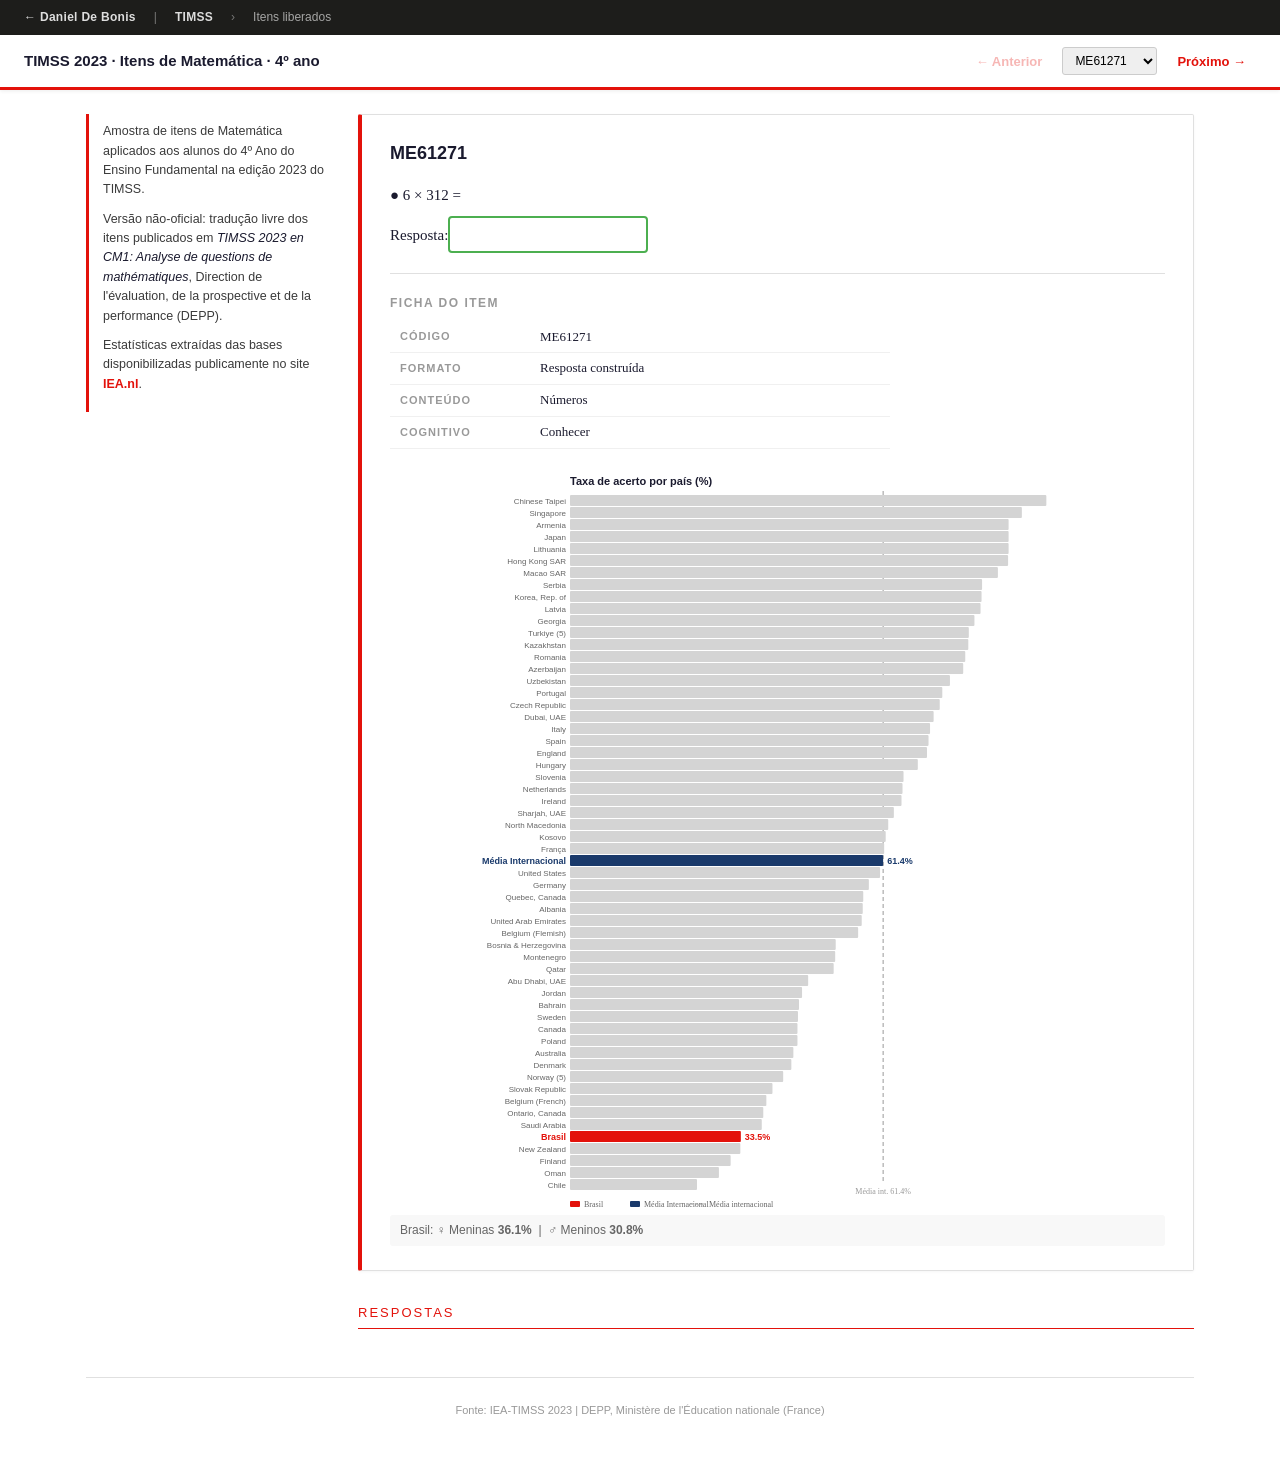
<file: timss/itens/index.html>
<!DOCTYPE html>
<html lang="pt-BR">
<head>
<meta charset="UTF-8">
<meta name="viewport" content="width=device-width, initial-scale=1.0">
<title>TIMSS 2023 · Itens de Matemática · 4º ano · Daniel De Bonis</title>
<!-- Google tag (gtag.js) -->
<script async src="https://www.googletagmanager.com/gtag/js?id=G-P1Y553RCK8"></script>
<script>
  window.dataLayer = window.dataLayer || [];
  function gtag(){dataLayer.push(arguments);}
  gtag('js', new Date());
  gtag('config', 'G-P1Y553RCK8');
</script>
<style>
*{margin:0;padding:0;box-sizing:border-box}
.site-bar{background:#1D1D1B;color:#fff;padding:8px 24px;font-family:'Helvetica Neue',Arial,sans-serif;font-size:12px;display:flex;gap:18px;align-items:center}
.site-bar a{color:#fff;text-decoration:none;opacity:0.85;font-weight:600;letter-spacing:0.3px}
.site-bar a:hover{color:#E3120B;opacity:1}
.site-bar .crumb-sep{opacity:0.4}
body{font-family:Georgia,"Times New Roman",serif;background:#fff;color:#1A1A2E;line-height:1.6;font-size:15px}
.top-nav{position:sticky;top:0;z-index:100;background:#fff;border-bottom:3px solid #E3120B;padding:12px 24px;display:flex;justify-content:space-between;align-items:center;box-shadow:0 1px 4px rgba(0,0,0,.08)}
.nav-title{font-family:"Helvetica Neue",Arial,sans-serif;font-size:15px;font-weight:700;color:#1A1A2E}
.nav-controls{display:flex;align-items:center;gap:10px}
.nav-btn{background:none;border:none;color:#E3120B;cursor:pointer;font:bold 13px "Helvetica Neue",Arial,sans-serif;padding:6px 10px}
.nav-btn:hover{text-decoration:underline}
.nav-btn:disabled{opacity:.3;cursor:not-allowed}
select{padding:5px 8px;border:1px solid #ccc;border-radius:3px;font-size:12px;font-family:"Helvetica Neue",Arial,sans-serif}
.container{max-width:1140px;margin:0 auto;padding:24px 16px}
.layout{display:flex;gap:32px;align-items:flex-start}
.items-sidebar{flex:0 0 240px;position:sticky;top:80px;font-family:"Helvetica Neue",Arial,sans-serif;font-size:12.5px;line-height:1.55;color:#3a3a3a;border-left:3px solid #E3120B;padding:8px 0 8px 14px}
.items-sidebar p{margin:0 0 10px 0}
.items-sidebar a{color:#E3120B;text-decoration:none;font-weight:600}
.items-sidebar a:hover{text-decoration:underline}
.items-sidebar em{font-style:italic;color:#1A1A2E}
.items-main{flex:1;min-width:0}
.section-header{font-family:"Helvetica Neue",Arial,sans-serif;font-size:13px;text-transform:uppercase;letter-spacing:2px;color:#E3120B;border-bottom:1px solid #E3120B;padding-bottom:4px;margin:32px 0 16px}
@media(max-width:900px){.layout{flex-direction:column}.items-sidebar{flex:1 1 auto;position:static;width:100%}}
.item-card{background:#fff;border:1px solid #e0e0e0;border-left:4px solid #E3120B;border-radius:2px;margin-bottom:28px;padding:24px 28px;box-shadow:0 1px 3px rgba(0,0,0,.04);display:none}
.item-card.active{display:block}
.item-header{display:flex;justify-content:space-between;align-items:flex-start;margin-bottom:16px}
.item-title{font-family:"Helvetica Neue",Arial,sans-serif;font-size:18px;font-weight:700;color:#1A1A2E}
.q-text{font-size:15px;margin:12px 0 8px;line-height:1.5}
.equation{font-size:20px;font-weight:bold;margin:12px 0;text-align:center;font-family:"Courier New",monospace}
.mc-group{margin:12px 0}
.mc-option{display:flex;align-items:center;gap:10px;padding:6px 0;font-size:15px}
.mc-circle{display:inline-flex;align-items:center;justify-content:center;width:26px;height:26px;border-radius:50%;background:#333;color:#fff;font-size:12px;font-weight:bold;font-family:"Helvetica Neue",Arial,sans-serif;flex-shrink:0}
.response-box{margin:10px 0}
.resp-input{border:2px solid #4CAF50;border-radius:4px;padding:8px 12px;font-size:15px;width:200px}
.resp-textarea{border:2px solid #4CAF50;border-radius:4px;padding:8px 12px;font-size:14px;width:100%;resize:vertical}
.resp-select{border:2px solid #4CAF50;border-radius:4px;padding:6px;font-size:13px}
.mini-input{border:2px solid #4CAF50;border-radius:3px;padding:4px;width:50px;text-align:center;font-size:14px}
.card-row{display:flex;gap:6px;margin:12px 0;flex-wrap:wrap}
.card{display:inline-flex;align-items:center;justify-content:center;width:42px;height:50px;border:2px solid #333;border-radius:6px;font-size:18px;font-weight:bold;background:#fff}
.box{display:inline-block;width:30px;height:30px;border:2px solid #333;text-align:center;line-height:30px;margin:0 4px;vertical-align:middle}
.clue-list{margin:8px 0 8px 20px;font-size:14px}
.clue-list li{margin:4px 0}
.clue-box{background:#f9f9f9;border:1px solid #e0e0e0;border-radius:4px;padding:12px;margin:12px 0}
.data-table{width:100%;border-collapse:collapse;margin:12px 0;font-size:14px}
.data-table th{background:#f2f2f2;padding:8px 12px;text-align:center;border:1px solid #e0e0e0;font-family:"Helvetica Neue",Arial,sans-serif;font-size:12px;font-weight:600}
.data-table td{padding:6px 12px;text-align:center;border:1px solid #e0e0e0}
.item-svg{display:block;margin:12px auto;max-width:100%}
.divider{border:none;border-top:1px solid #e0e0e0;margin:20px 0}
.meta-section{margin-top:20px}
.meta-title{font-family:"Helvetica Neue",Arial,sans-serif;font-size:12px;text-transform:uppercase;letter-spacing:1.5px;color:#999;margin-bottom:8px;font-weight:600}
.meta-table{width:100%;max-width:500px;border-collapse:collapse;font-size:13px}
.meta-table td{padding:5px 10px;border-bottom:1px solid #f0f0f0}
.meta-table td:first-child{color:#999;font-family:"Helvetica Neue",Arial,sans-serif;font-size:11px;text-transform:uppercase;letter-spacing:1px;width:140px;font-weight:600}
.meta-table td:last-child{font-weight:500}
.chart-section{margin-top:24px}
.chart-svg{display:block}
.gender-note{font-family:"Helvetica Neue",Arial,sans-serif;font-size:12px;color:#666;margin-top:6px;padding:6px 10px;background:#f8f8f8;border-radius:3px}
.no-data{font-family:"Helvetica Neue",Arial,sans-serif;font-size:13px;color:#999;font-style:italic;padding:16px;background:#f8f8f8;border-radius:4px}
.footer{text-align:center;padding:24px;font-size:11px;color:#999;font-family:"Helvetica Neue",Arial,sans-serif;border-top:1px solid #e0e0e0;margin-top:32px}
@media print{.top-nav{display:none}.item-card{display:block!important;page-break-inside:avoid;border:1px solid #ccc;margin-bottom:24px}}
@media(max-width:600px){.container{padding:12px 8px}.item-card{padding:16px 12px}.meta-table{font-size:12px}}
</style>
</head>
<body>
<div class="site-bar">
  <a href="../../index.html">← Daniel De Bonis</a>
  <span class="crumb-sep">|</span>
  <a href="../index.html">TIMSS</a>
  <span class="crumb-sep">›</span>
  <span style="opacity:0.6">Itens liberados</span>
</div>
<nav class="top-nav">
<span class="nav-title">TIMSS 2023 · Itens de Matemática · 4º ano</span>
<div class="nav-controls">
<button class="nav-btn" id="prevBtn" onclick="navigate(-1)">← Anterior</button>
<select id="itemSelect" onchange="goToItem(this.value)">
<option value="0">ME61271</option>
<option value="1">ME61256</option>
<option value="2">ME61182</option>
<option value="3">ME61049</option>
<option value="4">ME71013</option>
<option value="5">ME71049</option>
<option value="6">ME61232</option>
<option value="7">ME71026</option>
<option value="8">ME71036</option>
<option value="9">ME71175</option>
<option value="10">ME71075</option>
<option value="11">ME71080</option>
<option value="12">ME61094</option>
<option value="13">ME71211</option>
<option value="14">ME71178</option>
<option value="15">Respostas</option>
</select>
<button class="nav-btn" id="nextBtn" onclick="navigate(1)">Próximo →</button>
</div>
</nav>
<div class="container">
<div class="layout">
<aside class="items-sidebar">
<p>Amostra de itens de Matemática aplicados aos alunos do 4º Ano do Ensino Fundamental na edição 2023 do TIMSS.</p>
<p>Versão não-oficial: tradução livre dos itens publicados em <em>TIMSS 2023 en CM1: Analyse de questions de mathématiques</em>, Direction de l'évaluation, de la prospective et de la performance (DEPP).</p>
<p>Estatísticas extraídas das bases disponibilizadas publicamente no site <a href="https://www.iea.nl/" target="_blank" rel="noopener">IEA.nl</a>.</p>
</aside>
<div class="items-main">
<div class="item-card active" id="item-0">
<div class="item-header"><div class="item-title">ME61271</div></div>
<p class="q-text">● 6 × 312 =</p><div class="response-box"><label>Resposta:</label><input type="text" class="resp-input" placeholder=""></div>
<hr class="divider">
<div class="meta-section">
<div class="meta-title">Ficha do item</div>
<table class="meta-table">
<tr><td>Código</td><td>ME61271</td></tr>
<tr><td>Formato</td><td>Resposta construída</td></tr>
<tr><td>Conteúdo</td><td>Números</td></tr>
<tr><td>Cognitivo</td><td>Conhecer</td></tr>
</table>
</div>
<div class="chart-section">
<svg viewBox="0 0 750 736" class="chart-svg" style="width:100%;max-width:750px">
<text x="180" y="12" font-size="11" font-weight="bold" fill="#1A1A2E" font-family="Helvetica Neue,Arial,sans-serif">Taxa de acerto por país (%)</text>
<line x1="493.14" y1="18" x2="493.14" y2="711" stroke="#999" stroke-width="1" stroke-dasharray="4,3"/>
<text x="493.14" y="721" text-anchor="middle" font-size="8" fill="#999">Média int. 61.4%</text>
<text x="176" y="31" text-anchor="end" font-size="8" fill="#666" font-weight="normal" font-family="Helvetica Neue,Arial,sans-serif">Chinese Taipei</text>
<rect x="180" y="22" width="476.34000000000003" height="11" fill="#D4D4D4" rx="1"/>
<text x="176" y="43" text-anchor="end" font-size="8" fill="#666" font-weight="normal" font-family="Helvetica Neue,Arial,sans-serif">Singapore</text>
<rect x="180" y="34" width="451.85999999999996" height="11" fill="#D4D4D4" rx="1"/>
<text x="176" y="55" text-anchor="end" font-size="8" fill="#666" font-weight="normal" font-family="Helvetica Neue,Arial,sans-serif">Armenia</text>
<rect x="180" y="46" width="438.59999999999997" height="11" fill="#D4D4D4" rx="1"/>
<text x="176" y="67" text-anchor="end" font-size="8" fill="#666" font-weight="normal" font-family="Helvetica Neue,Arial,sans-serif">Japan</text>
<rect x="180" y="58" width="438.59999999999997" height="11" fill="#D4D4D4" rx="1"/>
<text x="176" y="79" text-anchor="end" font-size="8" fill="#666" font-weight="normal" font-family="Helvetica Neue,Arial,sans-serif">Lithuania</text>
<rect x="180" y="70" width="438.59999999999997" height="11" fill="#D4D4D4" rx="1"/>
<text x="176" y="91" text-anchor="end" font-size="8" fill="#666" font-weight="normal" font-family="Helvetica Neue,Arial,sans-serif">Hong Kong SAR</text>
<rect x="180" y="82" width="438.09000000000003" height="11" fill="#D4D4D4" rx="1"/>
<text x="176" y="103" text-anchor="end" font-size="8" fill="#666" font-weight="normal" font-family="Helvetica Neue,Arial,sans-serif">Macao SAR</text>
<rect x="180" y="94" width="427.89000000000004" height="11" fill="#D4D4D4" rx="1"/>
<text x="176" y="115" text-anchor="end" font-size="8" fill="#666" font-weight="normal" font-family="Helvetica Neue,Arial,sans-serif">Serbia</text>
<rect x="180" y="106" width="412.08" height="11" fill="#D4D4D4" rx="1"/>
<text x="176" y="127" text-anchor="end" font-size="8" fill="#666" font-weight="normal" font-family="Helvetica Neue,Arial,sans-serif">Korea, Rep. of</text>
<rect x="180" y="118" width="411.57000000000005" height="11" fill="#D4D4D4" rx="1"/>
<text x="176" y="139" text-anchor="end" font-size="8" fill="#666" font-weight="normal" font-family="Helvetica Neue,Arial,sans-serif">Latvia</text>
<rect x="180" y="130" width="410.55" height="11" fill="#D4D4D4" rx="1"/>
<text x="176" y="151" text-anchor="end" font-size="8" fill="#666" font-weight="normal" font-family="Helvetica Neue,Arial,sans-serif">Georgia</text>
<rect x="180" y="142" width="404.42999999999995" height="11" fill="#D4D4D4" rx="1"/>
<text x="176" y="163" text-anchor="end" font-size="8" fill="#666" font-weight="normal" font-family="Helvetica Neue,Arial,sans-serif">Turkiye (5)</text>
<rect x="180" y="154" width="398.82" height="11" fill="#D4D4D4" rx="1"/>
<text x="176" y="175" text-anchor="end" font-size="8" fill="#666" font-weight="normal" font-family="Helvetica Neue,Arial,sans-serif">Kazakhstan</text>
<rect x="180" y="166" width="398.30999999999995" height="11" fill="#D4D4D4" rx="1"/>
<text x="176" y="187" text-anchor="end" font-size="8" fill="#666" font-weight="normal" font-family="Helvetica Neue,Arial,sans-serif">Romania</text>
<rect x="180" y="178" width="395.25" height="11" fill="#D4D4D4" rx="1"/>
<text x="176" y="199" text-anchor="end" font-size="8" fill="#666" font-weight="normal" font-family="Helvetica Neue,Arial,sans-serif">Azerbaijan</text>
<rect x="180" y="190" width="393.21" height="11" fill="#D4D4D4" rx="1"/>
<text x="176" y="211" text-anchor="end" font-size="8" fill="#666" font-weight="normal" font-family="Helvetica Neue,Arial,sans-serif">Uzbekistan</text>
<rect x="180" y="202" width="379.95" height="11" fill="#D4D4D4" rx="1"/>
<text x="176" y="223" text-anchor="end" font-size="8" fill="#666" font-weight="normal" font-family="Helvetica Neue,Arial,sans-serif">Portugal</text>
<rect x="180" y="214" width="372.3" height="11" fill="#D4D4D4" rx="1"/>
<text x="176" y="235" text-anchor="end" font-size="8" fill="#666" font-weight="normal" font-family="Helvetica Neue,Arial,sans-serif">Czech Republic</text>
<rect x="180" y="226" width="369.75" height="11" fill="#D4D4D4" rx="1"/>
<text x="176" y="247" text-anchor="end" font-size="8" fill="#666" font-weight="normal" font-family="Helvetica Neue,Arial,sans-serif">Dubai, UAE</text>
<rect x="180" y="238" width="363.63" height="11" fill="#D4D4D4" rx="1"/>
<text x="176" y="259" text-anchor="end" font-size="8" fill="#666" font-weight="normal" font-family="Helvetica Neue,Arial,sans-serif">Italy</text>
<rect x="180" y="250" width="360.06" height="11" fill="#D4D4D4" rx="1"/>
<text x="176" y="271" text-anchor="end" font-size="8" fill="#666" font-weight="normal" font-family="Helvetica Neue,Arial,sans-serif">Spain</text>
<rect x="180" y="262" width="358.53" height="11" fill="#D4D4D4" rx="1"/>
<text x="176" y="283" text-anchor="end" font-size="8" fill="#666" font-weight="normal" font-family="Helvetica Neue,Arial,sans-serif">England</text>
<rect x="180" y="274" width="357.0" height="11" fill="#D4D4D4" rx="1"/>
<text x="176" y="295" text-anchor="end" font-size="8" fill="#666" font-weight="normal" font-family="Helvetica Neue,Arial,sans-serif">Hungary</text>
<rect x="180" y="286" width="347.82000000000005" height="11" fill="#D4D4D4" rx="1"/>
<text x="176" y="307" text-anchor="end" font-size="8" fill="#666" font-weight="normal" font-family="Helvetica Neue,Arial,sans-serif">Slovenia</text>
<rect x="180" y="298" width="333.54" height="11" fill="#D4D4D4" rx="1"/>
<text x="176" y="319" text-anchor="end" font-size="8" fill="#666" font-weight="normal" font-family="Helvetica Neue,Arial,sans-serif">Netherlands</text>
<rect x="180" y="310" width="332.52000000000004" height="11" fill="#D4D4D4" rx="1"/>
<text x="176" y="331" text-anchor="end" font-size="8" fill="#666" font-weight="normal" font-family="Helvetica Neue,Arial,sans-serif">Ireland</text>
<rect x="180" y="322" width="331.5" height="11" fill="#D4D4D4" rx="1"/>
<text x="176" y="343" text-anchor="end" font-size="8" fill="#666" font-weight="normal" font-family="Helvetica Neue,Arial,sans-serif">Sharjah, UAE</text>
<rect x="180" y="334" width="323.85" height="11" fill="#D4D4D4" rx="1"/>
<text x="176" y="355" text-anchor="end" font-size="8" fill="#666" font-weight="normal" font-family="Helvetica Neue,Arial,sans-serif">North Macedonia</text>
<rect x="180" y="346" width="318.24" height="11" fill="#D4D4D4" rx="1"/>
<text x="176" y="367" text-anchor="end" font-size="8" fill="#666" font-weight="normal" font-family="Helvetica Neue,Arial,sans-serif">Kosovo</text>
<rect x="180" y="358" width="315.69" height="11" fill="#D4D4D4" rx="1"/>
<text x="176" y="379" text-anchor="end" font-size="8" fill="#666" font-weight="normal" font-family="Helvetica Neue,Arial,sans-serif">França</text>
<rect x="180" y="370" width="314.15999999999997" height="11" fill="#D4D4D4" rx="1"/>
<text x="176" y="391" text-anchor="end" font-size="9" fill="#1A3A6B" font-weight="bold" font-family="Helvetica Neue,Arial,sans-serif">Média Internacional</text>
<rect x="180" y="382" width="313.14" height="11" fill="#1A3A6B" rx="1"/><text x="497.14" y="391.0" font-size="9" fill="#1A3A6B" font-weight="bold" font-family="Helvetica Neue,Arial,sans-serif">61.4%</text>
<text x="176" y="403" text-anchor="end" font-size="8" fill="#666" font-weight="normal" font-family="Helvetica Neue,Arial,sans-serif">United States</text>
<rect x="180" y="394" width="310.08" height="11" fill="#D4D4D4" rx="1"/>
<text x="176" y="415" text-anchor="end" font-size="8" fill="#666" font-weight="normal" font-family="Helvetica Neue,Arial,sans-serif">Germany</text>
<rect x="180" y="406" width="298.85999999999996" height="11" fill="#D4D4D4" rx="1"/>
<text x="176" y="427" text-anchor="end" font-size="8" fill="#666" font-weight="normal" font-family="Helvetica Neue,Arial,sans-serif">Quebec, Canada</text>
<rect x="180" y="418" width="293.25" height="11" fill="#D4D4D4" rx="1"/>
<text x="176" y="439" text-anchor="end" font-size="8" fill="#666" font-weight="normal" font-family="Helvetica Neue,Arial,sans-serif">Albania</text>
<rect x="180" y="430" width="292.73999999999995" height="11" fill="#D4D4D4" rx="1"/>
<text x="176" y="451" text-anchor="end" font-size="8" fill="#666" font-weight="normal" font-family="Helvetica Neue,Arial,sans-serif">United Arab Emirates</text>
<rect x="180" y="442" width="291.72" height="11" fill="#D4D4D4" rx="1"/>
<text x="176" y="463" text-anchor="end" font-size="8" fill="#666" font-weight="normal" font-family="Helvetica Neue,Arial,sans-serif">Belgium (Flemish)</text>
<rect x="180" y="454" width="288.15" height="11" fill="#D4D4D4" rx="1"/>
<text x="176" y="475" text-anchor="end" font-size="8" fill="#666" font-weight="normal" font-family="Helvetica Neue,Arial,sans-serif">Bosnia & Herzegovina</text>
<rect x="180" y="466" width="265.71000000000004" height="11" fill="#D4D4D4" rx="1"/>
<text x="176" y="487" text-anchor="end" font-size="8" fill="#666" font-weight="normal" font-family="Helvetica Neue,Arial,sans-serif">Montenegro</text>
<rect x="180" y="478" width="265.2" height="11" fill="#D4D4D4" rx="1"/>
<text x="176" y="499" text-anchor="end" font-size="8" fill="#666" font-weight="normal" font-family="Helvetica Neue,Arial,sans-serif">Qatar</text>
<rect x="180" y="490" width="263.67" height="11" fill="#D4D4D4" rx="1"/>
<text x="176" y="511" text-anchor="end" font-size="8" fill="#666" font-weight="normal" font-family="Helvetica Neue,Arial,sans-serif">Abu Dhabi, UAE</text>
<rect x="180" y="502" width="238.17000000000002" height="11" fill="#D4D4D4" rx="1"/>
<text x="176" y="523" text-anchor="end" font-size="8" fill="#666" font-weight="normal" font-family="Helvetica Neue,Arial,sans-serif">Jordan</text>
<rect x="180" y="514" width="232.05" height="11" fill="#D4D4D4" rx="1"/>
<text x="176" y="535" text-anchor="end" font-size="8" fill="#666" font-weight="normal" font-family="Helvetica Neue,Arial,sans-serif">Bahrain</text>
<rect x="180" y="526" width="228.99" height="11" fill="#D4D4D4" rx="1"/>
<text x="176" y="547" text-anchor="end" font-size="8" fill="#666" font-weight="normal" font-family="Helvetica Neue,Arial,sans-serif">Sweden</text>
<rect x="180" y="538" width="227.97" height="11" fill="#D4D4D4" rx="1"/>
<text x="176" y="559" text-anchor="end" font-size="8" fill="#666" font-weight="normal" font-family="Helvetica Neue,Arial,sans-serif">Canada</text>
<rect x="180" y="550" width="227.46" height="11" fill="#D4D4D4" rx="1"/>
<text x="176" y="571" text-anchor="end" font-size="8" fill="#666" font-weight="normal" font-family="Helvetica Neue,Arial,sans-serif">Poland</text>
<rect x="180" y="562" width="227.46" height="11" fill="#D4D4D4" rx="1"/>
<text x="176" y="583" text-anchor="end" font-size="8" fill="#666" font-weight="normal" font-family="Helvetica Neue,Arial,sans-serif">Australia</text>
<rect x="180" y="574" width="223.37999999999997" height="11" fill="#D4D4D4" rx="1"/>
<text x="176" y="595" text-anchor="end" font-size="8" fill="#666" font-weight="normal" font-family="Helvetica Neue,Arial,sans-serif">Denmark</text>
<rect x="180" y="586" width="221.34" height="11" fill="#D4D4D4" rx="1"/>
<text x="176" y="607" text-anchor="end" font-size="8" fill="#666" font-weight="normal" font-family="Helvetica Neue,Arial,sans-serif">Norway (5)</text>
<rect x="180" y="598" width="213.17999999999998" height="11" fill="#D4D4D4" rx="1"/>
<text x="176" y="619" text-anchor="end" font-size="8" fill="#666" font-weight="normal" font-family="Helvetica Neue,Arial,sans-serif">Slovak Republic</text>
<rect x="180" y="610" width="202.47" height="11" fill="#D4D4D4" rx="1"/>
<text x="176" y="631" text-anchor="end" font-size="8" fill="#666" font-weight="normal" font-family="Helvetica Neue,Arial,sans-serif">Belgium (French)</text>
<rect x="180" y="622" width="196.35" height="11" fill="#D4D4D4" rx="1"/>
<text x="176" y="643" text-anchor="end" font-size="8" fill="#666" font-weight="normal" font-family="Helvetica Neue,Arial,sans-serif">Ontario, Canada</text>
<rect x="180" y="634" width="193.29" height="11" fill="#D4D4D4" rx="1"/>
<text x="176" y="655" text-anchor="end" font-size="8" fill="#666" font-weight="normal" font-family="Helvetica Neue,Arial,sans-serif">Saudi Arabia</text>
<rect x="180" y="646" width="191.76" height="11" fill="#D4D4D4" rx="1"/>
<text x="176" y="667" text-anchor="end" font-size="9" fill="#E3120B" font-weight="bold" font-family="Helvetica Neue,Arial,sans-serif">Brasil</text>
<rect x="180" y="658" width="170.85000000000002" height="11" fill="#E3120B" rx="1"/>
<text x="354.85" y="667" font-size="9" fill="#E3120B" font-weight="bold" font-family="Helvetica Neue,Arial,sans-serif">33.5%</text>
<text x="176" y="679" text-anchor="end" font-size="8" fill="#666" font-weight="normal" font-family="Helvetica Neue,Arial,sans-serif">New Zealand</text>
<rect x="180" y="670" width="170.33999999999997" height="11" fill="#D4D4D4" rx="1"/>
<text x="176" y="691" text-anchor="end" font-size="8" fill="#666" font-weight="normal" font-family="Helvetica Neue,Arial,sans-serif">Finland</text>
<rect x="180" y="682" width="160.65" height="11" fill="#D4D4D4" rx="1"/>
<text x="176" y="703" text-anchor="end" font-size="8" fill="#666" font-weight="normal" font-family="Helvetica Neue,Arial,sans-serif">Oman</text>
<rect x="180" y="694" width="148.92" height="11" fill="#D4D4D4" rx="1"/>
<text x="176" y="715" text-anchor="end" font-size="8" fill="#666" font-weight="normal" font-family="Helvetica Neue,Arial,sans-serif">Chile</text>
<rect x="180" y="706" width="126.99" height="11" fill="#D4D4D4" rx="1"/>
<rect x="180" y="728" width="10" height="6" fill="#E3120B" rx="1"/><text x="194" y="734" font-size="8" fill="#666">Brasil</text>
<rect x="240" y="728" width="10" height="6" fill="#1A3A6B" rx="1"/><text x="254" y="734" font-size="8" fill="#666">Média Internacional</text>
<line x1="300" y1="731" x2="315" y2="731" stroke="#999" stroke-dasharray="3,2"/><text x="319" y="734" font-size="8" fill="#666">Média internacional</text>
</svg>
<p class="gender-note">Brasil: ♀ Meninas <strong>36.1%</strong> &nbsp;|&nbsp; ♂ Meninos <strong>30.8%</strong></p>
</div>
</div>

<div class="item-card " id="item-1">
<div class="item-header"><div class="item-title">ME61256</div></div>
<p class="q-text">● Mateus e João jogam um jogo que usa estas 8 cartas.</p>
<div class="card-row"><span class="card">1</span><span class="card">2</span><span class="card">3</span><span class="card">4</span><span class="card">5</span><span class="card">6</span><span class="card">7</span><span class="card">8</span></div>
<p>Eles viram as cartas de modo a não ver os números. Em seguida, cada jogador pega 2 cartas. O jogador que obtiver a maior soma é o vencedor.</p>
<p><strong>Mateus pega a carta 8 e a carta 2. A soma é 10.</strong><br><strong>João pega a carta 4.</strong></p>
<p>João pode vencer a partida?</p>
<div class="mc-group"><div class="mc-option"><span class="mc-circle">A</span> Sim</div><div class="mc-option"><span class="mc-circle">B</span> Não</div></div>
<p>Explique sua resposta:</p><div class="response-box"><textarea class="resp-textarea" rows="3"></textarea></div>
<hr class="divider">
<div class="meta-section">
<div class="meta-title">Ficha do item</div>
<table class="meta-table">
<tr><td>Código</td><td>ME61256</td></tr>
<tr><td>Formato</td><td>Resposta construída</td></tr>
<tr><td>Conteúdo</td><td>Números</td></tr>
<tr><td>Cognitivo</td><td>Raciocinar</td></tr>
</table>
</div>
<div class="chart-section">
<svg viewBox="0 0 750 736" class="chart-svg" style="width:100%;max-width:750px">
<text x="180" y="12" font-size="11" font-weight="bold" fill="#1A1A2E" font-family="Helvetica Neue,Arial,sans-serif">Taxa de acerto por país (%)</text>
<line x1="399.81" y1="18" x2="399.81" y2="711" stroke="#999" stroke-width="1" stroke-dasharray="4,3"/>
<text x="399.81" y="721" text-anchor="middle" font-size="8" fill="#999">Média int. 43.1%</text>
<text x="176" y="31" text-anchor="end" font-size="8" fill="#666" font-weight="normal" font-family="Helvetica Neue,Arial,sans-serif">Norway (5)</text>
<rect x="180" y="22" width="373.32" height="11" fill="#D4D4D4" rx="1"/>
<text x="176" y="43" text-anchor="end" font-size="8" fill="#666" font-weight="normal" font-family="Helvetica Neue,Arial,sans-serif">Sweden</text>
<rect x="180" y="34" width="343.74" height="11" fill="#D4D4D4" rx="1"/>
<text x="176" y="55" text-anchor="end" font-size="8" fill="#666" font-weight="normal" font-family="Helvetica Neue,Arial,sans-serif">Korea, Rep. of</text>
<rect x="180" y="46" width="342.21" height="11" fill="#D4D4D4" rx="1"/>
<text x="176" y="67" text-anchor="end" font-size="8" fill="#666" font-weight="normal" font-family="Helvetica Neue,Arial,sans-serif">Poland</text>
<rect x="180" y="58" width="320.28000000000003" height="11" fill="#D4D4D4" rx="1"/>
<text x="176" y="79" text-anchor="end" font-size="8" fill="#666" font-weight="normal" font-family="Helvetica Neue,Arial,sans-serif">Finland</text>
<rect x="180" y="70" width="311.09999999999997" height="11" fill="#D4D4D4" rx="1"/>
<text x="176" y="91" text-anchor="end" font-size="8" fill="#666" font-weight="normal" font-family="Helvetica Neue,Arial,sans-serif">Denmark</text>
<rect x="180" y="82" width="307.53" height="11" fill="#D4D4D4" rx="1"/>
<text x="176" y="103" text-anchor="end" font-size="8" fill="#666" font-weight="normal" font-family="Helvetica Neue,Arial,sans-serif">England</text>
<rect x="180" y="94" width="298.34999999999997" height="11" fill="#D4D4D4" rx="1"/>
<text x="176" y="115" text-anchor="end" font-size="8" fill="#666" font-weight="normal" font-family="Helvetica Neue,Arial,sans-serif">Netherlands</text>
<rect x="180" y="106" width="297.33" height="11" fill="#D4D4D4" rx="1"/>
<text x="176" y="127" text-anchor="end" font-size="8" fill="#666" font-weight="normal" font-family="Helvetica Neue,Arial,sans-serif">Turkiye (5)</text>
<rect x="180" y="118" width="296.82000000000005" height="11" fill="#D4D4D4" rx="1"/>
<text x="176" y="139" text-anchor="end" font-size="8" fill="#666" font-weight="normal" font-family="Helvetica Neue,Arial,sans-serif">Singapore</text>
<rect x="180" y="130" width="295.79999999999995" height="11" fill="#D4D4D4" rx="1"/>
<text x="176" y="151" text-anchor="end" font-size="8" fill="#666" font-weight="normal" font-family="Helvetica Neue,Arial,sans-serif">Czech Republic</text>
<rect x="180" y="142" width="295.28999999999996" height="11" fill="#D4D4D4" rx="1"/>
<text x="176" y="163" text-anchor="end" font-size="8" fill="#666" font-weight="normal" font-family="Helvetica Neue,Arial,sans-serif">Japan</text>
<rect x="180" y="154" width="289.17" height="11" fill="#D4D4D4" rx="1"/>
<text x="176" y="175" text-anchor="end" font-size="8" fill="#666" font-weight="normal" font-family="Helvetica Neue,Arial,sans-serif">Germany</text>
<rect x="180" y="166" width="287.13" height="11" fill="#D4D4D4" rx="1"/>
<text x="176" y="187" text-anchor="end" font-size="8" fill="#666" font-weight="normal" font-family="Helvetica Neue,Arial,sans-serif">Portugal</text>
<rect x="180" y="178" width="285.6" height="11" fill="#D4D4D4" rx="1"/>
<text x="176" y="199" text-anchor="end" font-size="8" fill="#666" font-weight="normal" font-family="Helvetica Neue,Arial,sans-serif">Chinese Taipei</text>
<rect x="180" y="190" width="281.01000000000005" height="11" fill="#D4D4D4" rx="1"/>
<text x="176" y="211" text-anchor="end" font-size="8" fill="#666" font-weight="normal" font-family="Helvetica Neue,Arial,sans-serif">Lithuania</text>
<rect x="180" y="202" width="273.36" height="11" fill="#D4D4D4" rx="1"/>
<text x="176" y="223" text-anchor="end" font-size="8" fill="#666" font-weight="normal" font-family="Helvetica Neue,Arial,sans-serif">Belgium (Flemish)</text>
<rect x="180" y="214" width="268.77000000000004" height="11" fill="#D4D4D4" rx="1"/>
<text x="176" y="235" text-anchor="end" font-size="8" fill="#666" font-weight="normal" font-family="Helvetica Neue,Arial,sans-serif">Dubai, UAE</text>
<rect x="180" y="226" width="268.26" height="11" fill="#D4D4D4" rx="1"/>
<text x="176" y="247" text-anchor="end" font-size="8" fill="#666" font-weight="normal" font-family="Helvetica Neue,Arial,sans-serif">Spain</text>
<rect x="180" y="238" width="265.71000000000004" height="11" fill="#D4D4D4" rx="1"/>
<text x="176" y="259" text-anchor="end" font-size="8" fill="#666" font-weight="normal" font-family="Helvetica Neue,Arial,sans-serif">Romania</text>
<rect x="180" y="250" width="254.49" height="11" fill="#D4D4D4" rx="1"/>
<text x="176" y="271" text-anchor="end" font-size="8" fill="#666" font-weight="normal" font-family="Helvetica Neue,Arial,sans-serif">Ireland</text>
<rect x="180" y="262" width="252.45" height="11" fill="#D4D4D4" rx="1"/>
<text x="176" y="283" text-anchor="end" font-size="8" fill="#666" font-weight="normal" font-family="Helvetica Neue,Arial,sans-serif">Serbia</text>
<rect x="180" y="274" width="246.32999999999998" height="11" fill="#D4D4D4" rx="1"/>
<text x="176" y="295" text-anchor="end" font-size="8" fill="#666" font-weight="normal" font-family="Helvetica Neue,Arial,sans-serif">Australia</text>
<rect x="180" y="286" width="243.78" height="11" fill="#D4D4D4" rx="1"/>
<text x="176" y="307" text-anchor="end" font-size="8" fill="#666" font-weight="normal" font-family="Helvetica Neue,Arial,sans-serif">Slovak Republic</text>
<rect x="180" y="298" width="242.76000000000002" height="11" fill="#D4D4D4" rx="1"/>
<text x="176" y="319" text-anchor="end" font-size="8" fill="#666" font-weight="normal" font-family="Helvetica Neue,Arial,sans-serif">United States</text>
<rect x="180" y="310" width="242.76000000000002" height="11" fill="#D4D4D4" rx="1"/>
<text x="176" y="331" text-anchor="end" font-size="8" fill="#666" font-weight="normal" font-family="Helvetica Neue,Arial,sans-serif">Macao SAR</text>
<rect x="180" y="322" width="242.25" height="11" fill="#D4D4D4" rx="1"/>
<text x="176" y="343" text-anchor="end" font-size="8" fill="#666" font-weight="normal" font-family="Helvetica Neue,Arial,sans-serif">Hong Kong SAR</text>
<rect x="180" y="334" width="240.72000000000003" height="11" fill="#D4D4D4" rx="1"/>
<text x="176" y="355" text-anchor="end" font-size="8" fill="#666" font-weight="normal" font-family="Helvetica Neue,Arial,sans-serif">Hungary</text>
<rect x="180" y="346" width="235.62" height="11" fill="#D4D4D4" rx="1"/>
<text x="176" y="367" text-anchor="end" font-size="8" fill="#666" font-weight="normal" font-family="Helvetica Neue,Arial,sans-serif">Latvia</text>
<rect x="180" y="358" width="232.05" height="11" fill="#D4D4D4" rx="1"/>
<text x="176" y="379" text-anchor="end" font-size="8" fill="#666" font-weight="normal" font-family="Helvetica Neue,Arial,sans-serif">Ontario, Canada</text>
<rect x="180" y="370" width="231.02999999999997" height="11" fill="#D4D4D4" rx="1"/>
<text x="176" y="391" text-anchor="end" font-size="8" fill="#666" font-weight="normal" font-family="Helvetica Neue,Arial,sans-serif">Quebec, Canada</text>
<rect x="180" y="382" width="227.97" height="11" fill="#D4D4D4" rx="1"/>
<text x="176" y="403" text-anchor="end" font-size="8" fill="#666" font-weight="normal" font-family="Helvetica Neue,Arial,sans-serif">Canada</text>
<rect x="180" y="394" width="220.82999999999998" height="11" fill="#D4D4D4" rx="1"/>
<text x="176" y="415" text-anchor="end" font-size="9" fill="#1A3A6B" font-weight="bold" font-family="Helvetica Neue,Arial,sans-serif">Média Internacional</text>
<rect x="180" y="406" width="219.81" height="11" fill="#1A3A6B" rx="1"/><text x="403.81" y="415.0" font-size="9" fill="#1A3A6B" font-weight="bold" font-family="Helvetica Neue,Arial,sans-serif">43.1%</text>
<text x="176" y="427" text-anchor="end" font-size="8" fill="#666" font-weight="normal" font-family="Helvetica Neue,Arial,sans-serif">New Zealand</text>
<rect x="180" y="418" width="200.93999999999997" height="11" fill="#D4D4D4" rx="1"/>
<text x="176" y="439" text-anchor="end" font-size="8" fill="#666" font-weight="normal" font-family="Helvetica Neue,Arial,sans-serif">Chile</text>
<rect x="180" y="430" width="197.37" height="11" fill="#D4D4D4" rx="1"/>
<text x="176" y="451" text-anchor="end" font-size="8" fill="#666" font-weight="normal" font-family="Helvetica Neue,Arial,sans-serif">Slovenia</text>
<rect x="180" y="442" width="195.84" height="11" fill="#D4D4D4" rx="1"/>
<text x="176" y="463" text-anchor="end" font-size="8" fill="#666" font-weight="normal" font-family="Helvetica Neue,Arial,sans-serif">United Arab Emirates</text>
<rect x="180" y="454" width="183.09" height="11" fill="#D4D4D4" rx="1"/>
<text x="176" y="475" text-anchor="end" font-size="8" fill="#666" font-weight="normal" font-family="Helvetica Neue,Arial,sans-serif">Sharjah, UAE</text>
<rect x="180" y="466" width="178.5" height="11" fill="#D4D4D4" rx="1"/>
<text x="176" y="487" text-anchor="end" font-size="8" fill="#666" font-weight="normal" font-family="Helvetica Neue,Arial,sans-serif">Georgia</text>
<rect x="180" y="478" width="177.48" height="11" fill="#D4D4D4" rx="1"/>
<text x="176" y="499" text-anchor="end" font-size="8" fill="#666" font-weight="normal" font-family="Helvetica Neue,Arial,sans-serif">Montenegro</text>
<rect x="180" y="490" width="172.89" height="11" fill="#D4D4D4" rx="1"/>
<text x="176" y="511" text-anchor="end" font-size="8" fill="#666" font-weight="normal" font-family="Helvetica Neue,Arial,sans-serif">Armenia</text>
<rect x="180" y="502" width="167.79" height="11" fill="#D4D4D4" rx="1"/>
<text x="176" y="523" text-anchor="end" font-size="8" fill="#666" font-weight="normal" font-family="Helvetica Neue,Arial,sans-serif">França</text>
<rect x="180" y="514" width="163.71" height="11" fill="#D4D4D4" rx="1"/>
<text x="176" y="535" text-anchor="end" font-size="8" fill="#666" font-weight="normal" font-family="Helvetica Neue,Arial,sans-serif">Bosnia & Herzegovina</text>
<rect x="180" y="526" width="163.20000000000002" height="11" fill="#D4D4D4" rx="1"/>
<text x="176" y="547" text-anchor="end" font-size="8" fill="#666" font-weight="normal" font-family="Helvetica Neue,Arial,sans-serif">Belgium (French)</text>
<rect x="180" y="538" width="161.16" height="11" fill="#D4D4D4" rx="1"/>
<text x="176" y="559" text-anchor="end" font-size="8" fill="#666" font-weight="normal" font-family="Helvetica Neue,Arial,sans-serif">Albania</text>
<rect x="180" y="550" width="156.57" height="11" fill="#D4D4D4" rx="1"/>
<text x="176" y="571" text-anchor="end" font-size="8" fill="#666" font-weight="normal" font-family="Helvetica Neue,Arial,sans-serif">Italy</text>
<rect x="180" y="562" width="155.04" height="11" fill="#D4D4D4" rx="1"/>
<text x="176" y="583" text-anchor="end" font-size="8" fill="#666" font-weight="normal" font-family="Helvetica Neue,Arial,sans-serif">North Macedonia</text>
<rect x="180" y="574" width="152.48999999999998" height="11" fill="#D4D4D4" rx="1"/>
<text x="176" y="595" text-anchor="end" font-size="8" fill="#666" font-weight="normal" font-family="Helvetica Neue,Arial,sans-serif">Bahrain</text>
<rect x="180" y="586" width="149.94" height="11" fill="#D4D4D4" rx="1"/>
<text x="176" y="607" text-anchor="end" font-size="8" fill="#666" font-weight="normal" font-family="Helvetica Neue,Arial,sans-serif">Abu Dhabi, UAE</text>
<rect x="180" y="598" width="147.39" height="11" fill="#D4D4D4" rx="1"/>
<text x="176" y="619" text-anchor="end" font-size="8" fill="#666" font-weight="normal" font-family="Helvetica Neue,Arial,sans-serif">Kazakhstan</text>
<rect x="180" y="610" width="139.73999999999998" height="11" fill="#D4D4D4" rx="1"/>
<text x="176" y="631" text-anchor="end" font-size="8" fill="#666" font-weight="normal" font-family="Helvetica Neue,Arial,sans-serif">Qatar</text>
<rect x="180" y="622" width="133.11" height="11" fill="#D4D4D4" rx="1"/>
<text x="176" y="643" text-anchor="end" font-size="8" fill="#666" font-weight="normal" font-family="Helvetica Neue,Arial,sans-serif">Azerbaijan</text>
<rect x="180" y="634" width="118.83000000000001" height="11" fill="#D4D4D4" rx="1"/>
<text x="176" y="655" text-anchor="end" font-size="8" fill="#666" font-weight="normal" font-family="Helvetica Neue,Arial,sans-serif">Kosovo</text>
<rect x="180" y="646" width="113.73" height="11" fill="#D4D4D4" rx="1"/>
<text x="176" y="667" text-anchor="end" font-size="8" fill="#666" font-weight="normal" font-family="Helvetica Neue,Arial,sans-serif">Oman</text>
<rect x="180" y="658" width="98.93999999999998" height="11" fill="#D4D4D4" rx="1"/>
<text x="176" y="679" text-anchor="end" font-size="8" fill="#666" font-weight="normal" font-family="Helvetica Neue,Arial,sans-serif">Saudi Arabia</text>
<rect x="180" y="670" width="95.88" height="11" fill="#D4D4D4" rx="1"/>
<text x="176" y="691" text-anchor="end" font-size="8" fill="#666" font-weight="normal" font-family="Helvetica Neue,Arial,sans-serif">Jordan</text>
<rect x="180" y="682" width="94.86000000000001" height="11" fill="#D4D4D4" rx="1"/>
<text x="176" y="703" text-anchor="end" font-size="9" fill="#E3120B" font-weight="bold" font-family="Helvetica Neue,Arial,sans-serif">Brasil</text>
<rect x="180" y="694" width="91.28999999999999" height="11" fill="#E3120B" rx="1"/>
<text x="275.28999999999996" y="703" font-size="9" fill="#E3120B" font-weight="bold" font-family="Helvetica Neue,Arial,sans-serif">17.9%</text>
<text x="176" y="715" text-anchor="end" font-size="8" fill="#666" font-weight="normal" font-family="Helvetica Neue,Arial,sans-serif">Uzbekistan</text>
<rect x="180" y="706" width="53.040000000000006" height="11" fill="#D4D4D4" rx="1"/>
<rect x="180" y="728" width="10" height="6" fill="#E3120B" rx="1"/><text x="194" y="734" font-size="8" fill="#666">Brasil</text>
<rect x="240" y="728" width="10" height="6" fill="#1A3A6B" rx="1"/><text x="254" y="734" font-size="8" fill="#666">Média Internacional</text>
<line x1="300" y1="731" x2="315" y2="731" stroke="#999" stroke-dasharray="3,2"/><text x="319" y="734" font-size="8" fill="#666">Média internacional</text>
</svg>
<p class="gender-note">Brasil: ♀ Meninas <strong>16.8%</strong> &nbsp;|&nbsp; ♂ Meninos <strong>18.9%</strong></p>
</div>
</div>

<div class="item-card " id="item-2">
<div class="item-header"><div class="item-title">ME61182</div></div>
<p class="q-text">● Sofia tem ½ litro de suco de laranja e Lucas tem ¾ de litro de suco de laranja.</p><p>Quanto de suco de laranja Sofia e Lucas têm juntos?</p><div class="response-box"><label>Resposta:</label><input type="text" class="resp-input"> litros</div>
<hr class="divider">
<div class="meta-section">
<div class="meta-title">Ficha do item</div>
<table class="meta-table">
<tr><td>Código</td><td>ME61182</td></tr>
<tr><td>Formato</td><td>Resposta construída</td></tr>
<tr><td>Conteúdo</td><td>Números</td></tr>
<tr><td>Cognitivo</td><td>Aplicar</td></tr>
</table>
</div>
<div class="chart-section">
<svg viewBox="0 0 750 736" class="chart-svg" style="width:100%;max-width:750px">
<text x="180" y="12" font-size="11" font-weight="bold" fill="#1A1A2E" font-family="Helvetica Neue,Arial,sans-serif">Taxa de acerto por país (%)</text>
<line x1="276.9" y1="18" x2="276.9" y2="711" stroke="#999" stroke-width="1" stroke-dasharray="4,3"/>
<text x="276.9" y="721" text-anchor="middle" font-size="8" fill="#999">Média int. 19.0%</text>
<text x="176" y="31" text-anchor="end" font-size="8" fill="#666" font-weight="normal" font-family="Helvetica Neue,Arial,sans-serif">Singapore</text>
<rect x="180" y="22" width="413.60999999999996" height="11" fill="#D4D4D4" rx="1"/>
<text x="176" y="43" text-anchor="end" font-size="8" fill="#666" font-weight="normal" font-family="Helvetica Neue,Arial,sans-serif">Chinese Taipei</text>
<rect x="180" y="34" width="361.59000000000003" height="11" fill="#D4D4D4" rx="1"/>
<text x="176" y="55" text-anchor="end" font-size="8" fill="#666" font-weight="normal" font-family="Helvetica Neue,Arial,sans-serif">Hong Kong SAR</text>
<rect x="180" y="46" width="252.96" height="11" fill="#D4D4D4" rx="1"/>
<text x="176" y="67" text-anchor="end" font-size="8" fill="#666" font-weight="normal" font-family="Helvetica Neue,Arial,sans-serif">Turkiye (5)</text>
<rect x="180" y="58" width="239.7" height="11" fill="#D4D4D4" rx="1"/>
<text x="176" y="79" text-anchor="end" font-size="8" fill="#666" font-weight="normal" font-family="Helvetica Neue,Arial,sans-serif">England</text>
<rect x="180" y="70" width="238.67999999999998" height="11" fill="#D4D4D4" rx="1"/>
<text x="176" y="91" text-anchor="end" font-size="8" fill="#666" font-weight="normal" font-family="Helvetica Neue,Arial,sans-serif">Dubai, UAE</text>
<rect x="180" y="82" width="220.32000000000002" height="11" fill="#D4D4D4" rx="1"/>
<text x="176" y="103" text-anchor="end" font-size="8" fill="#666" font-weight="normal" font-family="Helvetica Neue,Arial,sans-serif">Ireland</text>
<rect x="180" y="94" width="184.10999999999999" height="11" fill="#D4D4D4" rx="1"/>
<text x="176" y="115" text-anchor="end" font-size="8" fill="#666" font-weight="normal" font-family="Helvetica Neue,Arial,sans-serif">Albania</text>
<rect x="180" y="106" width="156.06" height="11" fill="#D4D4D4" rx="1"/>
<text x="176" y="127" text-anchor="end" font-size="8" fill="#666" font-weight="normal" font-family="Helvetica Neue,Arial,sans-serif">United States</text>
<rect x="180" y="118" width="152.48999999999998" height="11" fill="#D4D4D4" rx="1"/>
<text x="176" y="139" text-anchor="end" font-size="8" fill="#666" font-weight="normal" font-family="Helvetica Neue,Arial,sans-serif">Sharjah, UAE</text>
<rect x="180" y="130" width="149.42999999999998" height="11" fill="#D4D4D4" rx="1"/>
<text x="176" y="151" text-anchor="end" font-size="8" fill="#666" font-weight="normal" font-family="Helvetica Neue,Arial,sans-serif">Korea, Rep. of</text>
<rect x="180" y="142" width="147.39" height="11" fill="#D4D4D4" rx="1"/>
<text x="176" y="163" text-anchor="end" font-size="8" fill="#666" font-weight="normal" font-family="Helvetica Neue,Arial,sans-serif">Armenia</text>
<rect x="180" y="154" width="139.73999999999998" height="11" fill="#D4D4D4" rx="1"/>
<text x="176" y="175" text-anchor="end" font-size="8" fill="#666" font-weight="normal" font-family="Helvetica Neue,Arial,sans-serif">United Arab Emirates</text>
<rect x="180" y="166" width="134.13" height="11" fill="#D4D4D4" rx="1"/>
<text x="176" y="187" text-anchor="end" font-size="8" fill="#666" font-weight="normal" font-family="Helvetica Neue,Arial,sans-serif">North Macedonia</text>
<rect x="180" y="178" width="124.44" height="11" fill="#D4D4D4" rx="1"/>
<text x="176" y="199" text-anchor="end" font-size="8" fill="#666" font-weight="normal" font-family="Helvetica Neue,Arial,sans-serif">Japan</text>
<rect x="180" y="190" width="122.91000000000001" height="11" fill="#D4D4D4" rx="1"/>
<text x="176" y="211" text-anchor="end" font-size="8" fill="#666" font-weight="normal" font-family="Helvetica Neue,Arial,sans-serif">Australia</text>
<rect x="180" y="202" width="118.32" height="11" fill="#D4D4D4" rx="1"/>
<text x="176" y="223" text-anchor="end" font-size="8" fill="#666" font-weight="normal" font-family="Helvetica Neue,Arial,sans-serif">Macao SAR</text>
<rect x="180" y="214" width="117.30000000000001" height="11" fill="#D4D4D4" rx="1"/>
<text x="176" y="235" text-anchor="end" font-size="8" fill="#666" font-weight="normal" font-family="Helvetica Neue,Arial,sans-serif">Jordan</text>
<rect x="180" y="226" width="107.61000000000001" height="11" fill="#D4D4D4" rx="1"/>
<text x="176" y="247" text-anchor="end" font-size="8" fill="#666" font-weight="normal" font-family="Helvetica Neue,Arial,sans-serif">Lithuania</text>
<rect x="180" y="238" width="102.0" height="11" fill="#D4D4D4" rx="1"/>
<text x="176" y="259" text-anchor="end" font-size="8" fill="#666" font-weight="normal" font-family="Helvetica Neue,Arial,sans-serif">Qatar</text>
<rect x="180" y="250" width="96.9" height="11" fill="#D4D4D4" rx="1"/>
<text x="176" y="271" text-anchor="end" font-size="9" fill="#1A3A6B" font-weight="bold" font-family="Helvetica Neue,Arial,sans-serif">Média Internacional</text>
<rect x="180" y="262" width="96.9" height="11" fill="#1A3A6B" rx="1"/><text x="280.9" y="271.0" font-size="9" fill="#1A3A6B" font-weight="bold" font-family="Helvetica Neue,Arial,sans-serif">19.0%</text>
<text x="176" y="283" text-anchor="end" font-size="8" fill="#666" font-weight="normal" font-family="Helvetica Neue,Arial,sans-serif">Bahrain</text>
<rect x="180" y="274" width="93.33" height="11" fill="#D4D4D4" rx="1"/>
<text x="176" y="295" text-anchor="end" font-size="8" fill="#666" font-weight="normal" font-family="Helvetica Neue,Arial,sans-serif">New Zealand</text>
<rect x="180" y="286" width="91.28999999999999" height="11" fill="#D4D4D4" rx="1"/>
<text x="176" y="307" text-anchor="end" font-size="8" fill="#666" font-weight="normal" font-family="Helvetica Neue,Arial,sans-serif">Romania</text>
<rect x="180" y="298" width="90.78000000000002" height="11" fill="#D4D4D4" rx="1"/>
<text x="176" y="319" text-anchor="end" font-size="8" fill="#666" font-weight="normal" font-family="Helvetica Neue,Arial,sans-serif">Germany</text>
<rect x="180" y="310" width="88.23" height="11" fill="#D4D4D4" rx="1"/>
<text x="176" y="331" text-anchor="end" font-size="8" fill="#666" font-weight="normal" font-family="Helvetica Neue,Arial,sans-serif">Abu Dhabi, UAE</text>
<rect x="180" y="322" width="87.21000000000001" height="11" fill="#D4D4D4" rx="1"/>
<text x="176" y="343" text-anchor="end" font-size="8" fill="#666" font-weight="normal" font-family="Helvetica Neue,Arial,sans-serif">Finland</text>
<rect x="180" y="334" width="86.19" height="11" fill="#D4D4D4" rx="1"/>
<text x="176" y="355" text-anchor="end" font-size="8" fill="#666" font-weight="normal" font-family="Helvetica Neue,Arial,sans-serif">Poland</text>
<rect x="180" y="346" width="85.68" height="11" fill="#D4D4D4" rx="1"/>
<text x="176" y="367" text-anchor="end" font-size="8" fill="#666" font-weight="normal" font-family="Helvetica Neue,Arial,sans-serif">Norway (5)</text>
<rect x="180" y="358" width="83.63999999999999" height="11" fill="#D4D4D4" rx="1"/>
<text x="176" y="379" text-anchor="end" font-size="8" fill="#666" font-weight="normal" font-family="Helvetica Neue,Arial,sans-serif">Portugal</text>
<rect x="180" y="370" width="83.63999999999999" height="11" fill="#D4D4D4" rx="1"/>
<text x="176" y="391" text-anchor="end" font-size="8" fill="#666" font-weight="normal" font-family="Helvetica Neue,Arial,sans-serif">Oman</text>
<rect x="180" y="382" width="81.09" height="11" fill="#D4D4D4" rx="1"/>
<text x="176" y="403" text-anchor="end" font-size="8" fill="#666" font-weight="normal" font-family="Helvetica Neue,Arial,sans-serif">Saudi Arabia</text>
<rect x="180" y="394" width="80.07000000000001" height="11" fill="#D4D4D4" rx="1"/>
<text x="176" y="415" text-anchor="end" font-size="8" fill="#666" font-weight="normal" font-family="Helvetica Neue,Arial,sans-serif">Georgia</text>
<rect x="180" y="406" width="73.94999999999999" height="11" fill="#D4D4D4" rx="1"/>
<text x="176" y="427" text-anchor="end" font-size="8" fill="#666" font-weight="normal" font-family="Helvetica Neue,Arial,sans-serif">Belgium (Flemish)</text>
<rect x="180" y="418" width="63.24" height="11" fill="#D4D4D4" rx="1"/>
<text x="176" y="439" text-anchor="end" font-size="8" fill="#666" font-weight="normal" font-family="Helvetica Neue,Arial,sans-serif">Azerbaijan</text>
<rect x="180" y="430" width="61.71" height="11" fill="#D4D4D4" rx="1"/>
<text x="176" y="451" text-anchor="end" font-size="8" fill="#666" font-weight="normal" font-family="Helvetica Neue,Arial,sans-serif">Kosovo</text>
<rect x="180" y="442" width="61.199999999999996" height="11" fill="#D4D4D4" rx="1"/>
<text x="176" y="463" text-anchor="end" font-size="8" fill="#666" font-weight="normal" font-family="Helvetica Neue,Arial,sans-serif">Latvia</text>
<rect x="180" y="454" width="61.199999999999996" height="11" fill="#D4D4D4" rx="1"/>
<text x="176" y="475" text-anchor="end" font-size="8" fill="#666" font-weight="normal" font-family="Helvetica Neue,Arial,sans-serif">Sweden</text>
<rect x="180" y="466" width="54.57" height="11" fill="#D4D4D4" rx="1"/>
<text x="176" y="487" text-anchor="end" font-size="8" fill="#666" font-weight="normal" font-family="Helvetica Neue,Arial,sans-serif">Serbia</text>
<rect x="180" y="478" width="53.040000000000006" height="11" fill="#D4D4D4" rx="1"/>
<text x="176" y="499" text-anchor="end" font-size="8" fill="#666" font-weight="normal" font-family="Helvetica Neue,Arial,sans-serif">Denmark</text>
<rect x="180" y="490" width="51.51" height="11" fill="#D4D4D4" rx="1"/>
<text x="176" y="511" text-anchor="end" font-size="8" fill="#666" font-weight="normal" font-family="Helvetica Neue,Arial,sans-serif">Netherlands</text>
<rect x="180" y="502" width="50.49" height="11" fill="#D4D4D4" rx="1"/>
<text x="176" y="523" text-anchor="end" font-size="8" fill="#666" font-weight="normal" font-family="Helvetica Neue,Arial,sans-serif">Czech Republic</text>
<rect x="180" y="514" width="46.41" height="11" fill="#D4D4D4" rx="1"/>
<text x="176" y="535" text-anchor="end" font-size="8" fill="#666" font-weight="normal" font-family="Helvetica Neue,Arial,sans-serif">Ontario, Canada</text>
<rect x="180" y="526" width="45.39000000000001" height="11" fill="#D4D4D4" rx="1"/>
<text x="176" y="547" text-anchor="end" font-size="8" fill="#666" font-weight="normal" font-family="Helvetica Neue,Arial,sans-serif">Canada</text>
<rect x="180" y="538" width="41.31" height="11" fill="#D4D4D4" rx="1"/>
<text x="176" y="559" text-anchor="end" font-size="8" fill="#666" font-weight="normal" font-family="Helvetica Neue,Arial,sans-serif">Slovak Republic</text>
<rect x="180" y="550" width="39.78" height="11" fill="#D4D4D4" rx="1"/>
<text x="176" y="571" text-anchor="end" font-size="8" fill="#666" font-weight="normal" font-family="Helvetica Neue,Arial,sans-serif">Hungary</text>
<rect x="180" y="562" width="38.76" height="11" fill="#D4D4D4" rx="1"/>
<text x="176" y="583" text-anchor="end" font-size="8" fill="#666" font-weight="normal" font-family="Helvetica Neue,Arial,sans-serif">Spain</text>
<rect x="180" y="574" width="36.209999999999994" height="11" fill="#D4D4D4" rx="1"/>
<text x="176" y="595" text-anchor="end" font-size="8" fill="#666" font-weight="normal" font-family="Helvetica Neue,Arial,sans-serif">Italy</text>
<rect x="180" y="586" width="33.660000000000004" height="11" fill="#D4D4D4" rx="1"/>
<text x="176" y="607" text-anchor="end" font-size="8" fill="#666" font-weight="normal" font-family="Helvetica Neue,Arial,sans-serif">Belgium (French)</text>
<rect x="180" y="598" width="33.15" height="11" fill="#D4D4D4" rx="1"/>
<text x="176" y="619" text-anchor="end" font-size="8" fill="#666" font-weight="normal" font-family="Helvetica Neue,Arial,sans-serif">Kazakhstan</text>
<rect x="180" y="610" width="32.64" height="11" fill="#D4D4D4" rx="1"/>
<text x="176" y="631" text-anchor="end" font-size="8" fill="#666" font-weight="normal" font-family="Helvetica Neue,Arial,sans-serif">Quebec, Canada</text>
<rect x="180" y="622" width="31.11" height="11" fill="#D4D4D4" rx="1"/>
<text x="176" y="643" text-anchor="end" font-size="8" fill="#666" font-weight="normal" font-family="Helvetica Neue,Arial,sans-serif">França</text>
<rect x="180" y="634" width="27.029999999999998" height="11" fill="#D4D4D4" rx="1"/>
<text x="176" y="655" text-anchor="end" font-size="8" fill="#666" font-weight="normal" font-family="Helvetica Neue,Arial,sans-serif">Uzbekistan</text>
<rect x="180" y="646" width="27.029999999999998" height="11" fill="#D4D4D4" rx="1"/>
<text x="176" y="667" text-anchor="end" font-size="8" fill="#666" font-weight="normal" font-family="Helvetica Neue,Arial,sans-serif">Montenegro</text>
<rect x="180" y="658" width="23.97" height="11" fill="#D4D4D4" rx="1"/>
<text x="176" y="679" text-anchor="end" font-size="8" fill="#666" font-weight="normal" font-family="Helvetica Neue,Arial,sans-serif">Slovenia</text>
<rect x="180" y="670" width="19.38" height="11" fill="#D4D4D4" rx="1"/>
<text x="176" y="691" text-anchor="end" font-size="8" fill="#666" font-weight="normal" font-family="Helvetica Neue,Arial,sans-serif">Chile</text>
<rect x="180" y="682" width="14.28" height="11" fill="#D4D4D4" rx="1"/>
<text x="176" y="703" text-anchor="end" font-size="9" fill="#E3120B" font-weight="bold" font-family="Helvetica Neue,Arial,sans-serif">Brasil</text>
<rect x="180" y="694" width="8.16" height="11" fill="#E3120B" rx="1"/>
<text x="192.16" y="703" font-size="9" fill="#E3120B" font-weight="bold" font-family="Helvetica Neue,Arial,sans-serif">1.6%</text>
<text x="176" y="715" text-anchor="end" font-size="8" fill="#666" font-weight="normal" font-family="Helvetica Neue,Arial,sans-serif">Bosnia & Herzegovina</text>
<rect x="180" y="706" width="6.12" height="11" fill="#D4D4D4" rx="1"/>
<rect x="180" y="728" width="10" height="6" fill="#E3120B" rx="1"/><text x="194" y="734" font-size="8" fill="#666">Brasil</text>
<rect x="240" y="728" width="10" height="6" fill="#1A3A6B" rx="1"/><text x="254" y="734" font-size="8" fill="#666">Média Internacional</text>
<line x1="300" y1="731" x2="315" y2="731" stroke="#999" stroke-dasharray="3,2"/><text x="319" y="734" font-size="8" fill="#666">Média internacional</text>
</svg>
<p class="gender-note">Brasil: ♀ Meninas <strong>1.9%</strong> &nbsp;|&nbsp; ♂ Meninos <strong>1.2%</strong></p>
</div>
</div>

<div class="item-card " id="item-3">
<div class="item-header"><div class="item-title">ME61049</div></div>
<p class="q-text">● Qual operação deveria estar na casa para que a igualdade seja exata?</p><p class="equation">9 ☐ 3 = 32 − 5</p><div class="mc-group"><div class="mc-option"><span class="mc-circle">A</span> +</div><div class="mc-option"><span class="mc-circle">B</span> −</div><div class="mc-option"><span class="mc-circle">C</span> ×</div><div class="mc-option"><span class="mc-circle">D</span> ÷</div></div>
<hr class="divider">
<div class="meta-section">
<div class="meta-title">Ficha do item</div>
<table class="meta-table">
<tr><td>Código</td><td>ME61049</td></tr>
<tr><td>Formato</td><td>Múltipla escolha</td></tr>
<tr><td>Conteúdo</td><td>Números</td></tr>
<tr><td>Cognitivo</td><td>Aplicar</td></tr>
</table>
</div>
<div class="chart-section">
<svg viewBox="0 0 750 736" class="chart-svg" style="width:100%;max-width:750px">
<text x="180" y="12" font-size="11" font-weight="bold" fill="#1A1A2E" font-family="Helvetica Neue,Arial,sans-serif">Taxa de acerto por país (%)</text>
<line x1="596.6700000000001" y1="18" x2="596.6700000000001" y2="711" stroke="#999" stroke-width="1" stroke-dasharray="4,3"/>
<text x="596.6700000000001" y="721" text-anchor="middle" font-size="8" fill="#999">Média int. 81.7%</text>
<text x="176" y="31" text-anchor="end" font-size="8" fill="#666" font-weight="normal" font-family="Helvetica Neue,Arial,sans-serif">Macao SAR</text>
<rect x="180" y="22" width="480.92999999999995" height="11" fill="#D4D4D4" rx="1"/>
<text x="176" y="43" text-anchor="end" font-size="8" fill="#666" font-weight="normal" font-family="Helvetica Neue,Arial,sans-serif">Lithuania</text>
<rect x="180" y="34" width="475.32000000000005" height="11" fill="#D4D4D4" rx="1"/>
<text x="176" y="55" text-anchor="end" font-size="8" fill="#666" font-weight="normal" font-family="Helvetica Neue,Arial,sans-serif">Hong Kong SAR</text>
<rect x="180" y="46" width="472.26" height="11" fill="#D4D4D4" rx="1"/>
<text x="176" y="67" text-anchor="end" font-size="8" fill="#666" font-weight="normal" font-family="Helvetica Neue,Arial,sans-serif">Singapore</text>
<rect x="180" y="58" width="472.26" height="11" fill="#D4D4D4" rx="1"/>
<text x="176" y="79" text-anchor="end" font-size="8" fill="#666" font-weight="normal" font-family="Helvetica Neue,Arial,sans-serif">Chinese Taipei</text>
<rect x="180" y="70" width="470.72999999999996" height="11" fill="#D4D4D4" rx="1"/>
<text x="176" y="91" text-anchor="end" font-size="8" fill="#666" font-weight="normal" font-family="Helvetica Neue,Arial,sans-serif">Armenia</text>
<rect x="180" y="82" width="468.69" height="11" fill="#D4D4D4" rx="1"/>
<text x="176" y="103" text-anchor="end" font-size="8" fill="#666" font-weight="normal" font-family="Helvetica Neue,Arial,sans-serif">Japan</text>
<rect x="180" y="94" width="467.15999999999997" height="11" fill="#D4D4D4" rx="1"/>
<text x="176" y="115" text-anchor="end" font-size="8" fill="#666" font-weight="normal" font-family="Helvetica Neue,Arial,sans-serif">Latvia</text>
<rect x="180" y="106" width="467.15999999999997" height="11" fill="#D4D4D4" rx="1"/>
<text x="176" y="127" text-anchor="end" font-size="8" fill="#666" font-weight="normal" font-family="Helvetica Neue,Arial,sans-serif">Georgia</text>
<rect x="180" y="118" width="463.08" height="11" fill="#D4D4D4" rx="1"/>
<text x="176" y="139" text-anchor="end" font-size="8" fill="#666" font-weight="normal" font-family="Helvetica Neue,Arial,sans-serif">Czech Republic</text>
<rect x="180" y="130" width="460.53000000000003" height="11" fill="#D4D4D4" rx="1"/>
<text x="176" y="151" text-anchor="end" font-size="8" fill="#666" font-weight="normal" font-family="Helvetica Neue,Arial,sans-serif">Poland</text>
<rect x="180" y="142" width="457.98" height="11" fill="#D4D4D4" rx="1"/>
<text x="176" y="163" text-anchor="end" font-size="8" fill="#666" font-weight="normal" font-family="Helvetica Neue,Arial,sans-serif">Serbia</text>
<rect x="180" y="154" width="454.92" height="11" fill="#D4D4D4" rx="1"/>
<text x="176" y="175" text-anchor="end" font-size="8" fill="#666" font-weight="normal" font-family="Helvetica Neue,Arial,sans-serif">Slovenia</text>
<rect x="180" y="166" width="452.37" height="11" fill="#D4D4D4" rx="1"/>
<text x="176" y="187" text-anchor="end" font-size="8" fill="#666" font-weight="normal" font-family="Helvetica Neue,Arial,sans-serif">Kazakhstan</text>
<rect x="180" y="178" width="450.33" height="11" fill="#D4D4D4" rx="1"/>
<text x="176" y="199" text-anchor="end" font-size="8" fill="#666" font-weight="normal" font-family="Helvetica Neue,Arial,sans-serif">Montenegro</text>
<rect x="180" y="190" width="448.29" height="11" fill="#D4D4D4" rx="1"/>
<text x="176" y="211" text-anchor="end" font-size="8" fill="#666" font-weight="normal" font-family="Helvetica Neue,Arial,sans-serif">Germany</text>
<rect x="180" y="202" width="446.75999999999993" height="11" fill="#D4D4D4" rx="1"/>
<text x="176" y="223" text-anchor="end" font-size="8" fill="#666" font-weight="normal" font-family="Helvetica Neue,Arial,sans-serif">Ireland</text>
<rect x="180" y="214" width="445.23" height="11" fill="#D4D4D4" rx="1"/>
<text x="176" y="235" text-anchor="end" font-size="8" fill="#666" font-weight="normal" font-family="Helvetica Neue,Arial,sans-serif">Uzbekistan</text>
<rect x="180" y="226" width="445.23" height="11" fill="#D4D4D4" rx="1"/>
<text x="176" y="247" text-anchor="end" font-size="8" fill="#666" font-weight="normal" font-family="Helvetica Neue,Arial,sans-serif">Romania</text>
<rect x="180" y="238" width="444.21" height="11" fill="#D4D4D4" rx="1"/>
<text x="176" y="259" text-anchor="end" font-size="8" fill="#666" font-weight="normal" font-family="Helvetica Neue,Arial,sans-serif">Netherlands</text>
<rect x="180" y="250" width="443.19000000000005" height="11" fill="#D4D4D4" rx="1"/>
<text x="176" y="271" text-anchor="end" font-size="8" fill="#666" font-weight="normal" font-family="Helvetica Neue,Arial,sans-serif">Belgium (Flemish)</text>
<rect x="180" y="262" width="442.17" height="11" fill="#D4D4D4" rx="1"/>
<text x="176" y="283" text-anchor="end" font-size="8" fill="#666" font-weight="normal" font-family="Helvetica Neue,Arial,sans-serif">Hungary</text>
<rect x="180" y="274" width="441.15" height="11" fill="#D4D4D4" rx="1"/>
<text x="176" y="295" text-anchor="end" font-size="8" fill="#666" font-weight="normal" font-family="Helvetica Neue,Arial,sans-serif">Korea, Rep. of</text>
<rect x="180" y="286" width="439.11" height="11" fill="#D4D4D4" rx="1"/>
<text x="176" y="307" text-anchor="end" font-size="8" fill="#666" font-weight="normal" font-family="Helvetica Neue,Arial,sans-serif">England</text>
<rect x="180" y="298" width="436.56" height="11" fill="#D4D4D4" rx="1"/>
<text x="176" y="319" text-anchor="end" font-size="8" fill="#666" font-weight="normal" font-family="Helvetica Neue,Arial,sans-serif">Slovak Republic</text>
<rect x="180" y="310" width="436.56" height="11" fill="#D4D4D4" rx="1"/>
<text x="176" y="331" text-anchor="end" font-size="8" fill="#666" font-weight="normal" font-family="Helvetica Neue,Arial,sans-serif">United States</text>
<rect x="180" y="322" width="432.99000000000007" height="11" fill="#D4D4D4" rx="1"/>
<text x="176" y="343" text-anchor="end" font-size="8" fill="#666" font-weight="normal" font-family="Helvetica Neue,Arial,sans-serif">Norway (5)</text>
<rect x="180" y="334" width="431.96999999999997" height="11" fill="#D4D4D4" rx="1"/>
<text x="176" y="355" text-anchor="end" font-size="8" fill="#666" font-weight="normal" font-family="Helvetica Neue,Arial,sans-serif">Quebec, Canada</text>
<rect x="180" y="346" width="429.93" height="11" fill="#D4D4D4" rx="1"/>
<text x="176" y="367" text-anchor="end" font-size="8" fill="#666" font-weight="normal" font-family="Helvetica Neue,Arial,sans-serif">Finland</text>
<rect x="180" y="358" width="428.4" height="11" fill="#D4D4D4" rx="1"/>
<text x="176" y="379" text-anchor="end" font-size="8" fill="#666" font-weight="normal" font-family="Helvetica Neue,Arial,sans-serif">Sweden</text>
<rect x="180" y="370" width="428.4" height="11" fill="#D4D4D4" rx="1"/>
<text x="176" y="391" text-anchor="end" font-size="8" fill="#666" font-weight="normal" font-family="Helvetica Neue,Arial,sans-serif">Dubai, UAE</text>
<rect x="180" y="382" width="426.87000000000006" height="11" fill="#D4D4D4" rx="1"/>
<text x="176" y="403" text-anchor="end" font-size="8" fill="#666" font-weight="normal" font-family="Helvetica Neue,Arial,sans-serif">Turkiye (5)</text>
<rect x="180" y="394" width="424.83" height="11" fill="#D4D4D4" rx="1"/>
<text x="176" y="415" text-anchor="end" font-size="8" fill="#666" font-weight="normal" font-family="Helvetica Neue,Arial,sans-serif">Belgium (French)</text>
<rect x="180" y="406" width="417.69000000000005" height="11" fill="#D4D4D4" rx="1"/>
<text x="176" y="427" text-anchor="end" font-size="9" fill="#1A3A6B" font-weight="bold" font-family="Helvetica Neue,Arial,sans-serif">Média Internacional</text>
<rect x="180" y="418" width="416.67" height="11" fill="#1A3A6B" rx="1"/><text x="600.6700000000001" y="427.0" font-size="9" fill="#1A3A6B" font-weight="bold" font-family="Helvetica Neue,Arial,sans-serif">81.7%</text>
<text x="176" y="439" text-anchor="end" font-size="8" fill="#666" font-weight="normal" font-family="Helvetica Neue,Arial,sans-serif">Australia</text>
<rect x="180" y="430" width="415.14000000000004" height="11" fill="#D4D4D4" rx="1"/>
<text x="176" y="451" text-anchor="end" font-size="8" fill="#666" font-weight="normal" font-family="Helvetica Neue,Arial,sans-serif">Canada</text>
<rect x="180" y="442" width="411.57000000000005" height="11" fill="#D4D4D4" rx="1"/>
<text x="176" y="463" text-anchor="end" font-size="8" fill="#666" font-weight="normal" font-family="Helvetica Neue,Arial,sans-serif">Albania</text>
<rect x="180" y="454" width="410.55" height="11" fill="#D4D4D4" rx="1"/>
<text x="176" y="475" text-anchor="end" font-size="8" fill="#666" font-weight="normal" font-family="Helvetica Neue,Arial,sans-serif">Ontario, Canada</text>
<rect x="180" y="466" width="408.51" height="11" fill="#D4D4D4" rx="1"/>
<text x="176" y="487" text-anchor="end" font-size="8" fill="#666" font-weight="normal" font-family="Helvetica Neue,Arial,sans-serif">Azerbaijan</text>
<rect x="180" y="478" width="406.97999999999996" height="11" fill="#D4D4D4" rx="1"/>
<text x="176" y="499" text-anchor="end" font-size="8" fill="#666" font-weight="normal" font-family="Helvetica Neue,Arial,sans-serif">Bosnia & Herzegovina</text>
<rect x="180" y="490" width="405.96" height="11" fill="#D4D4D4" rx="1"/>
<text x="176" y="511" text-anchor="end" font-size="8" fill="#666" font-weight="normal" font-family="Helvetica Neue,Arial,sans-serif">Denmark</text>
<rect x="180" y="502" width="405.96" height="11" fill="#D4D4D4" rx="1"/>
<text x="176" y="523" text-anchor="end" font-size="8" fill="#666" font-weight="normal" font-family="Helvetica Neue,Arial,sans-serif">New Zealand</text>
<rect x="180" y="514" width="400.85999999999996" height="11" fill="#D4D4D4" rx="1"/>
<text x="176" y="535" text-anchor="end" font-size="8" fill="#666" font-weight="normal" font-family="Helvetica Neue,Arial,sans-serif">Italy</text>
<rect x="180" y="526" width="393.21" height="11" fill="#D4D4D4" rx="1"/>
<text x="176" y="547" text-anchor="end" font-size="8" fill="#666" font-weight="normal" font-family="Helvetica Neue,Arial,sans-serif">North Macedonia</text>
<rect x="180" y="538" width="387.09000000000003" height="11" fill="#D4D4D4" rx="1"/>
<text x="176" y="559" text-anchor="end" font-size="8" fill="#666" font-weight="normal" font-family="Helvetica Neue,Arial,sans-serif">Kosovo</text>
<rect x="180" y="550" width="381.99000000000007" height="11" fill="#D4D4D4" rx="1"/>
<text x="176" y="571" text-anchor="end" font-size="8" fill="#666" font-weight="normal" font-family="Helvetica Neue,Arial,sans-serif">United Arab Emirates</text>
<rect x="180" y="562" width="376.38" height="11" fill="#D4D4D4" rx="1"/>
<text x="176" y="583" text-anchor="end" font-size="8" fill="#666" font-weight="normal" font-family="Helvetica Neue,Arial,sans-serif">Sharjah, UAE</text>
<rect x="180" y="574" width="370.77" height="11" fill="#D4D4D4" rx="1"/>
<text x="176" y="595" text-anchor="end" font-size="8" fill="#666" font-weight="normal" font-family="Helvetica Neue,Arial,sans-serif">Portugal</text>
<rect x="180" y="586" width="366.69000000000005" height="11" fill="#D4D4D4" rx="1"/>
<text x="176" y="607" text-anchor="end" font-size="8" fill="#666" font-weight="normal" font-family="Helvetica Neue,Arial,sans-serif">Qatar</text>
<rect x="180" y="598" width="355.97999999999996" height="11" fill="#D4D4D4" rx="1"/>
<text x="176" y="619" text-anchor="end" font-size="8" fill="#666" font-weight="normal" font-family="Helvetica Neue,Arial,sans-serif">França</text>
<rect x="180" y="610" width="355.47" height="11" fill="#D4D4D4" rx="1"/>
<text x="176" y="631" text-anchor="end" font-size="8" fill="#666" font-weight="normal" font-family="Helvetica Neue,Arial,sans-serif">Abu Dhabi, UAE</text>
<rect x="180" y="622" width="355.47" height="11" fill="#D4D4D4" rx="1"/>
<text x="176" y="643" text-anchor="end" font-size="8" fill="#666" font-weight="normal" font-family="Helvetica Neue,Arial,sans-serif">Bahrain</text>
<rect x="180" y="634" width="343.74" height="11" fill="#D4D4D4" rx="1"/>
<text x="176" y="655" text-anchor="end" font-size="8" fill="#666" font-weight="normal" font-family="Helvetica Neue,Arial,sans-serif">Spain</text>
<rect x="180" y="646" width="337.10999999999996" height="11" fill="#D4D4D4" rx="1"/>
<text x="176" y="667" text-anchor="end" font-size="8" fill="#666" font-weight="normal" font-family="Helvetica Neue,Arial,sans-serif">Chile</text>
<rect x="180" y="658" width="329.97" height="11" fill="#D4D4D4" rx="1"/>
<text x="176" y="679" text-anchor="end" font-size="8" fill="#666" font-weight="normal" font-family="Helvetica Neue,Arial,sans-serif">Saudi Arabia</text>
<rect x="180" y="670" width="328.95" height="11" fill="#D4D4D4" rx="1"/>
<text x="176" y="691" text-anchor="end" font-size="8" fill="#666" font-weight="normal" font-family="Helvetica Neue,Arial,sans-serif">Oman</text>
<rect x="180" y="682" width="315.69" height="11" fill="#D4D4D4" rx="1"/>
<text x="176" y="703" text-anchor="end" font-size="8" fill="#666" font-weight="normal" font-family="Helvetica Neue,Arial,sans-serif">Jordan</text>
<rect x="180" y="694" width="313.14" height="11" fill="#D4D4D4" rx="1"/>
<text x="176" y="715" text-anchor="end" font-size="9" fill="#E3120B" font-weight="bold" font-family="Helvetica Neue,Arial,sans-serif">Brasil</text>
<rect x="180" y="706" width="286.62" height="11" fill="#E3120B" rx="1"/>
<text x="470.62" y="715" font-size="9" fill="#E3120B" font-weight="bold" font-family="Helvetica Neue,Arial,sans-serif">56.2%</text>
<rect x="180" y="728" width="10" height="6" fill="#E3120B" rx="1"/><text x="194" y="734" font-size="8" fill="#666">Brasil</text>
<rect x="240" y="728" width="10" height="6" fill="#1A3A6B" rx="1"/><text x="254" y="734" font-size="8" fill="#666">Média Internacional</text>
<line x1="300" y1="731" x2="315" y2="731" stroke="#999" stroke-dasharray="3,2"/><text x="319" y="734" font-size="8" fill="#666">Média internacional</text>
</svg>
<p class="gender-note">Brasil: ♀ Meninas <strong>54.3%</strong> &nbsp;|&nbsp; ♂ Meninos <strong>58.0%</strong></p>
</div>
</div>

<div class="item-card " id="item-4">
<div class="item-header"><div class="item-title">ME71013</div></div>
<p class="q-text">● 1000 − 403 =</p><div class="mc-group"><div class="mc-option"><span class="mc-circle">A</span> 597</div><div class="mc-option"><span class="mc-circle">B</span> 603</div><div class="mc-option"><span class="mc-circle">C</span> 607</div><div class="mc-option"><span class="mc-circle">D</span> 697</div></div>
<hr class="divider">
<div class="meta-section">
<div class="meta-title">Ficha do item</div>
<table class="meta-table">
<tr><td>Código</td><td>ME71013</td></tr>
<tr><td>Formato</td><td>Múltipla escolha</td></tr>
<tr><td>Conteúdo</td><td>Números</td></tr>
<tr><td>Cognitivo</td><td>Conhecer</td></tr>
</table>
</div>
<div class="chart-section">
<svg viewBox="0 0 750 736" class="chart-svg" style="width:100%;max-width:750px">
<text x="180" y="12" font-size="11" font-weight="bold" fill="#1A1A2E" font-family="Helvetica Neue,Arial,sans-serif">Taxa de acerto por país (%)</text>
<line x1="530.37" y1="18" x2="530.37" y2="711" stroke="#999" stroke-width="1" stroke-dasharray="4,3"/>
<text x="530.37" y="721" text-anchor="middle" font-size="8" fill="#999">Média int. 68.7%</text>
<text x="176" y="31" text-anchor="end" font-size="8" fill="#666" font-weight="normal" font-family="Helvetica Neue,Arial,sans-serif">Chinese Taipei</text>
<rect x="180" y="22" width="480.42" height="11" fill="#D4D4D4" rx="1"/>
<text x="176" y="43" text-anchor="end" font-size="8" fill="#666" font-weight="normal" font-family="Helvetica Neue,Arial,sans-serif">Singapore</text>
<rect x="180" y="34" width="467.67" height="11" fill="#D4D4D4" rx="1"/>
<text x="176" y="55" text-anchor="end" font-size="8" fill="#666" font-weight="normal" font-family="Helvetica Neue,Arial,sans-serif">Hong Kong SAR</text>
<rect x="180" y="46" width="445.23" height="11" fill="#D4D4D4" rx="1"/>
<text x="176" y="67" text-anchor="end" font-size="8" fill="#666" font-weight="normal" font-family="Helvetica Neue,Arial,sans-serif">Japan</text>
<rect x="180" y="58" width="427.38" height="11" fill="#D4D4D4" rx="1"/>
<text x="176" y="79" text-anchor="end" font-size="8" fill="#666" font-weight="normal" font-family="Helvetica Neue,Arial,sans-serif">Lithuania</text>
<rect x="180" y="70" width="424.83" height="11" fill="#D4D4D4" rx="1"/>
<text x="176" y="91" text-anchor="end" font-size="8" fill="#666" font-weight="normal" font-family="Helvetica Neue,Arial,sans-serif">Romania</text>
<rect x="180" y="82" width="421.77000000000004" height="11" fill="#D4D4D4" rx="1"/>
<text x="176" y="103" text-anchor="end" font-size="8" fill="#666" font-weight="normal" font-family="Helvetica Neue,Arial,sans-serif">Netherlands</text>
<rect x="180" y="94" width="412.59000000000003" height="11" fill="#D4D4D4" rx="1"/>
<text x="176" y="115" text-anchor="end" font-size="8" fill="#666" font-weight="normal" font-family="Helvetica Neue,Arial,sans-serif">Latvia</text>
<rect x="180" y="106" width="410.04" height="11" fill="#D4D4D4" rx="1"/>
<text x="176" y="127" text-anchor="end" font-size="8" fill="#666" font-weight="normal" font-family="Helvetica Neue,Arial,sans-serif">Kazakhstan</text>
<rect x="180" y="118" width="408.51" height="11" fill="#D4D4D4" rx="1"/>
<text x="176" y="139" text-anchor="end" font-size="8" fill="#666" font-weight="normal" font-family="Helvetica Neue,Arial,sans-serif">Serbia</text>
<rect x="180" y="130" width="403.92" height="11" fill="#D4D4D4" rx="1"/>
<text x="176" y="151" text-anchor="end" font-size="8" fill="#666" font-weight="normal" font-family="Helvetica Neue,Arial,sans-serif">Ireland</text>
<rect x="180" y="142" width="402.39000000000004" height="11" fill="#D4D4D4" rx="1"/>
<text x="176" y="163" text-anchor="end" font-size="8" fill="#666" font-weight="normal" font-family="Helvetica Neue,Arial,sans-serif">Macao SAR</text>
<rect x="180" y="154" width="398.82" height="11" fill="#D4D4D4" rx="1"/>
<text x="176" y="175" text-anchor="end" font-size="8" fill="#666" font-weight="normal" font-family="Helvetica Neue,Arial,sans-serif">Armenia</text>
<rect x="180" y="166" width="392.19" height="11" fill="#D4D4D4" rx="1"/>
<text x="176" y="187" text-anchor="end" font-size="8" fill="#666" font-weight="normal" font-family="Helvetica Neue,Arial,sans-serif">Korea, Rep. of</text>
<rect x="180" y="178" width="387.09000000000003" height="11" fill="#D4D4D4" rx="1"/>
<text x="176" y="199" text-anchor="end" font-size="8" fill="#666" font-weight="normal" font-family="Helvetica Neue,Arial,sans-serif">Azerbaijan</text>
<rect x="180" y="190" width="385.55999999999995" height="11" fill="#D4D4D4" rx="1"/>
<text x="176" y="211" text-anchor="end" font-size="8" fill="#666" font-weight="normal" font-family="Helvetica Neue,Arial,sans-serif">Hungary</text>
<rect x="180" y="202" width="381.99000000000007" height="11" fill="#D4D4D4" rx="1"/>
<text x="176" y="223" text-anchor="end" font-size="8" fill="#666" font-weight="normal" font-family="Helvetica Neue,Arial,sans-serif">Dubai, UAE</text>
<rect x="180" y="214" width="380.46" height="11" fill="#D4D4D4" rx="1"/>
<text x="176" y="235" text-anchor="end" font-size="8" fill="#666" font-weight="normal" font-family="Helvetica Neue,Arial,sans-serif">Finland</text>
<rect x="180" y="226" width="377.4" height="11" fill="#D4D4D4" rx="1"/>
<text x="176" y="247" text-anchor="end" font-size="8" fill="#666" font-weight="normal" font-family="Helvetica Neue,Arial,sans-serif">Poland</text>
<rect x="180" y="238" width="377.4" height="11" fill="#D4D4D4" rx="1"/>
<text x="176" y="259" text-anchor="end" font-size="8" fill="#666" font-weight="normal" font-family="Helvetica Neue,Arial,sans-serif">Montenegro</text>
<rect x="180" y="250" width="374.34000000000003" height="11" fill="#D4D4D4" rx="1"/>
<text x="176" y="271" text-anchor="end" font-size="8" fill="#666" font-weight="normal" font-family="Helvetica Neue,Arial,sans-serif">Uzbekistan</text>
<rect x="180" y="262" width="371.79" height="11" fill="#D4D4D4" rx="1"/>
<text x="176" y="283" text-anchor="end" font-size="8" fill="#666" font-weight="normal" font-family="Helvetica Neue,Arial,sans-serif">England</text>
<rect x="180" y="274" width="367.71" height="11" fill="#D4D4D4" rx="1"/>
<text x="176" y="295" text-anchor="end" font-size="8" fill="#666" font-weight="normal" font-family="Helvetica Neue,Arial,sans-serif">Turkiye (5)</text>
<rect x="180" y="286" width="367.71" height="11" fill="#D4D4D4" rx="1"/>
<text x="176" y="307" text-anchor="end" font-size="8" fill="#666" font-weight="normal" font-family="Helvetica Neue,Arial,sans-serif">Czech Republic</text>
<rect x="180" y="298" width="367.2" height="11" fill="#D4D4D4" rx="1"/>
<text x="176" y="319" text-anchor="end" font-size="8" fill="#666" font-weight="normal" font-family="Helvetica Neue,Arial,sans-serif">Germany</text>
<rect x="180" y="310" width="363.63" height="11" fill="#D4D4D4" rx="1"/>
<text x="176" y="331" text-anchor="end" font-size="8" fill="#666" font-weight="normal" font-family="Helvetica Neue,Arial,sans-serif">Belgium (Flemish)</text>
<rect x="180" y="322" width="357.51" height="11" fill="#D4D4D4" rx="1"/>
<text x="176" y="343" text-anchor="end" font-size="8" fill="#666" font-weight="normal" font-family="Helvetica Neue,Arial,sans-serif">Georgia</text>
<rect x="180" y="334" width="357.51" height="11" fill="#D4D4D4" rx="1"/>
<text x="176" y="355" text-anchor="end" font-size="8" fill="#666" font-weight="normal" font-family="Helvetica Neue,Arial,sans-serif">Italy</text>
<rect x="180" y="346" width="357.51" height="11" fill="#D4D4D4" rx="1"/>
<text x="176" y="367" text-anchor="end" font-size="8" fill="#666" font-weight="normal" font-family="Helvetica Neue,Arial,sans-serif">United States</text>
<rect x="180" y="358" width="350.88" height="11" fill="#D4D4D4" rx="1"/>
<text x="176" y="379" text-anchor="end" font-size="8" fill="#666" font-weight="normal" font-family="Helvetica Neue,Arial,sans-serif">Sweden</text>
<rect x="180" y="370" width="350.37" height="11" fill="#D4D4D4" rx="1"/>
<text x="176" y="391" text-anchor="end" font-size="9" fill="#1A3A6B" font-weight="bold" font-family="Helvetica Neue,Arial,sans-serif">Média Internacional</text>
<rect x="180" y="382" width="350.37" height="11" fill="#1A3A6B" rx="1"/><text x="534.37" y="391.0" font-size="9" fill="#1A3A6B" font-weight="bold" font-family="Helvetica Neue,Arial,sans-serif">68.7%</text>
<text x="176" y="403" text-anchor="end" font-size="8" fill="#666" font-weight="normal" font-family="Helvetica Neue,Arial,sans-serif">Albania</text>
<rect x="180" y="394" width="348.33" height="11" fill="#D4D4D4" rx="1"/>
<text x="176" y="415" text-anchor="end" font-size="8" fill="#666" font-weight="normal" font-family="Helvetica Neue,Arial,sans-serif">Quebec, Canada</text>
<rect x="180" y="406" width="336.09000000000003" height="11" fill="#D4D4D4" rx="1"/>
<text x="176" y="427" text-anchor="end" font-size="8" fill="#666" font-weight="normal" font-family="Helvetica Neue,Arial,sans-serif">Sharjah, UAE</text>
<rect x="180" y="418" width="334.55999999999995" height="11" fill="#D4D4D4" rx="1"/>
<text x="176" y="439" text-anchor="end" font-size="8" fill="#666" font-weight="normal" font-family="Helvetica Neue,Arial,sans-serif">Norway (5)</text>
<rect x="180" y="430" width="330.99" height="11" fill="#D4D4D4" rx="1"/>
<text x="176" y="451" text-anchor="end" font-size="8" fill="#666" font-weight="normal" font-family="Helvetica Neue,Arial,sans-serif">Slovak Republic</text>
<rect x="180" y="442" width="326.40000000000003" height="11" fill="#D4D4D4" rx="1"/>
<text x="176" y="463" text-anchor="end" font-size="8" fill="#666" font-weight="normal" font-family="Helvetica Neue,Arial,sans-serif">Slovenia</text>
<rect x="180" y="454" width="325.89" height="11" fill="#D4D4D4" rx="1"/>
<text x="176" y="475" text-anchor="end" font-size="8" fill="#666" font-weight="normal" font-family="Helvetica Neue,Arial,sans-serif">United Arab Emirates</text>
<rect x="180" y="466" width="325.38" height="11" fill="#D4D4D4" rx="1"/>
<text x="176" y="487" text-anchor="end" font-size="8" fill="#666" font-weight="normal" font-family="Helvetica Neue,Arial,sans-serif">Portugal</text>
<rect x="180" y="478" width="321.3" height="11" fill="#D4D4D4" rx="1"/>
<text x="176" y="499" text-anchor="end" font-size="8" fill="#666" font-weight="normal" font-family="Helvetica Neue,Arial,sans-serif">Belgium (French)</text>
<rect x="180" y="490" width="320.28000000000003" height="11" fill="#D4D4D4" rx="1"/>
<text x="176" y="511" text-anchor="end" font-size="8" fill="#666" font-weight="normal" font-family="Helvetica Neue,Arial,sans-serif">Denmark</text>
<rect x="180" y="502" width="319.26" height="11" fill="#D4D4D4" rx="1"/>
<text x="176" y="523" text-anchor="end" font-size="8" fill="#666" font-weight="normal" font-family="Helvetica Neue,Arial,sans-serif">Australia</text>
<rect x="180" y="514" width="317.73" height="11" fill="#D4D4D4" rx="1"/>
<text x="176" y="535" text-anchor="end" font-size="8" fill="#666" font-weight="normal" font-family="Helvetica Neue,Arial,sans-serif">New Zealand</text>
<rect x="180" y="526" width="316.71" height="11" fill="#D4D4D4" rx="1"/>
<text x="176" y="547" text-anchor="end" font-size="8" fill="#666" font-weight="normal" font-family="Helvetica Neue,Arial,sans-serif">Bosnia & Herzegovina</text>
<rect x="180" y="538" width="315.69" height="11" fill="#D4D4D4" rx="1"/>
<text x="176" y="559" text-anchor="end" font-size="8" fill="#666" font-weight="normal" font-family="Helvetica Neue,Arial,sans-serif">Spain</text>
<rect x="180" y="550" width="313.65" height="11" fill="#D4D4D4" rx="1"/>
<text x="176" y="571" text-anchor="end" font-size="8" fill="#666" font-weight="normal" font-family="Helvetica Neue,Arial,sans-serif">North Macedonia</text>
<rect x="180" y="562" width="308.55" height="11" fill="#D4D4D4" rx="1"/>
<text x="176" y="583" text-anchor="end" font-size="8" fill="#666" font-weight="normal" font-family="Helvetica Neue,Arial,sans-serif">Kosovo</text>
<rect x="180" y="574" width="296.31" height="11" fill="#D4D4D4" rx="1"/>
<text x="176" y="595" text-anchor="end" font-size="8" fill="#666" font-weight="normal" font-family="Helvetica Neue,Arial,sans-serif">Canada</text>
<rect x="180" y="586" width="288.15" height="11" fill="#D4D4D4" rx="1"/>
<text x="176" y="607" text-anchor="end" font-size="8" fill="#666" font-weight="normal" font-family="Helvetica Neue,Arial,sans-serif">Bahrain</text>
<rect x="180" y="598" width="286.11" height="11" fill="#D4D4D4" rx="1"/>
<text x="176" y="619" text-anchor="end" font-size="8" fill="#666" font-weight="normal" font-family="Helvetica Neue,Arial,sans-serif">Qatar</text>
<rect x="180" y="610" width="280.5" height="11" fill="#D4D4D4" rx="1"/>
<text x="176" y="631" text-anchor="end" font-size="8" fill="#666" font-weight="normal" font-family="Helvetica Neue,Arial,sans-serif">Abu Dhabi, UAE</text>
<rect x="180" y="622" width="279.47999999999996" height="11" fill="#D4D4D4" rx="1"/>
<text x="176" y="643" text-anchor="end" font-size="8" fill="#666" font-weight="normal" font-family="Helvetica Neue,Arial,sans-serif">França</text>
<rect x="180" y="634" width="274.89000000000004" height="11" fill="#D4D4D4" rx="1"/>
<text x="176" y="655" text-anchor="end" font-size="8" fill="#666" font-weight="normal" font-family="Helvetica Neue,Arial,sans-serif">Chile</text>
<rect x="180" y="646" width="272.85" height="11" fill="#D4D4D4" rx="1"/>
<text x="176" y="667" text-anchor="end" font-size="8" fill="#666" font-weight="normal" font-family="Helvetica Neue,Arial,sans-serif">Ontario, Canada</text>
<rect x="180" y="658" width="260.1" height="11" fill="#D4D4D4" rx="1"/>
<text x="176" y="679" text-anchor="end" font-size="8" fill="#666" font-weight="normal" font-family="Helvetica Neue,Arial,sans-serif">Saudi Arabia</text>
<rect x="180" y="670" width="251.94" height="11" fill="#D4D4D4" rx="1"/>
<text x="176" y="691" text-anchor="end" font-size="8" fill="#666" font-weight="normal" font-family="Helvetica Neue,Arial,sans-serif">Jordan</text>
<rect x="180" y="682" width="246.32999999999998" height="11" fill="#D4D4D4" rx="1"/>
<text x="176" y="703" text-anchor="end" font-size="9" fill="#E3120B" font-weight="bold" font-family="Helvetica Neue,Arial,sans-serif">Brasil</text>
<rect x="180" y="694" width="227.97" height="11" fill="#E3120B" rx="1"/>
<text x="411.97" y="703" font-size="9" fill="#E3120B" font-weight="bold" font-family="Helvetica Neue,Arial,sans-serif">44.7%</text>
<text x="176" y="715" text-anchor="end" font-size="8" fill="#666" font-weight="normal" font-family="Helvetica Neue,Arial,sans-serif">Oman</text>
<rect x="180" y="706" width="218.79" height="11" fill="#D4D4D4" rx="1"/>
<rect x="180" y="728" width="10" height="6" fill="#E3120B" rx="1"/><text x="194" y="734" font-size="8" fill="#666">Brasil</text>
<rect x="240" y="728" width="10" height="6" fill="#1A3A6B" rx="1"/><text x="254" y="734" font-size="8" fill="#666">Média Internacional</text>
<line x1="300" y1="731" x2="315" y2="731" stroke="#999" stroke-dasharray="3,2"/><text x="319" y="734" font-size="8" fill="#666">Média internacional</text>
</svg>
<p class="gender-note">Brasil: ♀ Meninas <strong>45.8%</strong> &nbsp;|&nbsp; ♂ Meninos <strong>43.5%</strong></p>
</div>
</div>

<div class="item-card " id="item-5">
<div class="item-header"><div class="item-title">ME71049</div></div>
<p class="q-text">● Um professor de educação física precisa guardar 40 bolas de tênis e 10 bolas de futebol em sacos.</p><p>Cada saco pode conter <strong>ou 8 bolas de tênis, ou 2 bolas de futebol.</strong></p>
<img src="../ME71049.png" class="item-svg" style="display:block;margin:12px auto;max-width:100%" alt="">
<p>Como o professor pode calcular o número total de sacos de que precisará?</p>
<div class="mc-group"><div class="mc-option"><span class="mc-circle">A</span> 40 + (10 ÷ 2)</div><div class="mc-option"><span class="mc-circle">B</span> (40 ÷ 2) + (10 ÷ 8)</div><div class="mc-option"><span class="mc-circle">C</span> (40 + 8) ÷ (10 + 2)</div><div class="mc-option"><span class="mc-circle">D</span> (40 ÷ 8) + (10 ÷ 2)</div></div>
<hr class="divider">
<div class="meta-section">
<div class="meta-title">Ficha do item</div>
<table class="meta-table">
<tr><td>Código</td><td>ME71049</td></tr>
<tr><td>Formato</td><td>Resposta construída</td></tr>
<tr><td>Conteúdo</td><td>Números</td></tr>
<tr><td>Cognitivo</td><td>Aplicar</td></tr>
</table>
</div>
<div class="chart-section">
<svg viewBox="0 0 750 736" class="chart-svg" style="width:100%;max-width:750px">
<text x="180" y="12" font-size="11" font-weight="bold" fill="#1A1A2E" font-family="Helvetica Neue,Arial,sans-serif">Taxa de acerto por país (%)</text>
<line x1="435.0" y1="18" x2="435.0" y2="711" stroke="#999" stroke-width="1" stroke-dasharray="4,3"/>
<text x="435.0" y="721" text-anchor="middle" font-size="8" fill="#999">Média int. 50.0%</text>
<text x="176" y="31" text-anchor="end" font-size="8" fill="#666" font-weight="normal" font-family="Helvetica Neue,Arial,sans-serif">Korea, Rep. of</text>
<rect x="180" y="22" width="467.67" height="11" fill="#D4D4D4" rx="1"/>
<text x="176" y="43" text-anchor="end" font-size="8" fill="#666" font-weight="normal" font-family="Helvetica Neue,Arial,sans-serif">Turkiye (5)</text>
<rect x="180" y="34" width="457.47" height="11" fill="#D4D4D4" rx="1"/>
<text x="176" y="55" text-anchor="end" font-size="8" fill="#666" font-weight="normal" font-family="Helvetica Neue,Arial,sans-serif">Japan</text>
<rect x="180" y="46" width="381.48" height="11" fill="#D4D4D4" rx="1"/>
<text x="176" y="67" text-anchor="end" font-size="8" fill="#666" font-weight="normal" font-family="Helvetica Neue,Arial,sans-serif">Singapore</text>
<rect x="180" y="58" width="365.15999999999997" height="11" fill="#D4D4D4" rx="1"/>
<text x="176" y="79" text-anchor="end" font-size="8" fill="#666" font-weight="normal" font-family="Helvetica Neue,Arial,sans-serif">Chinese Taipei</text>
<rect x="180" y="70" width="359.54999999999995" height="11" fill="#D4D4D4" rx="1"/>
<text x="176" y="91" text-anchor="end" font-size="8" fill="#666" font-weight="normal" font-family="Helvetica Neue,Arial,sans-serif">Germany</text>
<rect x="180" y="82" width="359.54999999999995" height="11" fill="#D4D4D4" rx="1"/>
<text x="176" y="103" text-anchor="end" font-size="8" fill="#666" font-weight="normal" font-family="Helvetica Neue,Arial,sans-serif">Hungary</text>
<rect x="180" y="94" width="352.92" height="11" fill="#D4D4D4" rx="1"/>
<text x="176" y="115" text-anchor="end" font-size="8" fill="#666" font-weight="normal" font-family="Helvetica Neue,Arial,sans-serif">Romania</text>
<rect x="180" y="106" width="345.27000000000004" height="11" fill="#D4D4D4" rx="1"/>
<text x="176" y="127" text-anchor="end" font-size="8" fill="#666" font-weight="normal" font-family="Helvetica Neue,Arial,sans-serif">England</text>
<rect x="180" y="118" width="313.14" height="11" fill="#D4D4D4" rx="1"/>
<text x="176" y="139" text-anchor="end" font-size="8" fill="#666" font-weight="normal" font-family="Helvetica Neue,Arial,sans-serif">Albania</text>
<rect x="180" y="130" width="306.0" height="11" fill="#D4D4D4" rx="1"/>
<text x="176" y="151" text-anchor="end" font-size="8" fill="#666" font-weight="normal" font-family="Helvetica Neue,Arial,sans-serif">Ireland</text>
<rect x="180" y="142" width="298.85999999999996" height="11" fill="#D4D4D4" rx="1"/>
<text x="176" y="163" text-anchor="end" font-size="8" fill="#666" font-weight="normal" font-family="Helvetica Neue,Arial,sans-serif">Serbia</text>
<rect x="180" y="154" width="294.78" height="11" fill="#D4D4D4" rx="1"/>
<text x="176" y="175" text-anchor="end" font-size="8" fill="#666" font-weight="normal" font-family="Helvetica Neue,Arial,sans-serif">Ontario, Canada</text>
<rect x="180" y="166" width="294.27000000000004" height="11" fill="#D4D4D4" rx="1"/>
<text x="176" y="187" text-anchor="end" font-size="8" fill="#666" font-weight="normal" font-family="Helvetica Neue,Arial,sans-serif">Italy</text>
<rect x="180" y="178" width="291.21000000000004" height="11" fill="#D4D4D4" rx="1"/>
<text x="176" y="199" text-anchor="end" font-size="8" fill="#666" font-weight="normal" font-family="Helvetica Neue,Arial,sans-serif">United States</text>
<rect x="180" y="190" width="290.7" height="11" fill="#D4D4D4" rx="1"/>
<text x="176" y="211" text-anchor="end" font-size="8" fill="#666" font-weight="normal" font-family="Helvetica Neue,Arial,sans-serif">Dubai, UAE</text>
<rect x="180" y="202" width="290.19" height="11" fill="#D4D4D4" rx="1"/>
<text x="176" y="223" text-anchor="end" font-size="8" fill="#666" font-weight="normal" font-family="Helvetica Neue,Arial,sans-serif">Belgium (Flemish)</text>
<rect x="180" y="214" width="283.05" height="11" fill="#D4D4D4" rx="1"/>
<text x="176" y="235" text-anchor="end" font-size="8" fill="#666" font-weight="normal" font-family="Helvetica Neue,Arial,sans-serif">Canada</text>
<rect x="180" y="226" width="281.52000000000004" height="11" fill="#D4D4D4" rx="1"/>
<text x="176" y="247" text-anchor="end" font-size="8" fill="#666" font-weight="normal" font-family="Helvetica Neue,Arial,sans-serif">Azerbaijan</text>
<rect x="180" y="238" width="280.5" height="11" fill="#D4D4D4" rx="1"/>
<text x="176" y="259" text-anchor="end" font-size="8" fill="#666" font-weight="normal" font-family="Helvetica Neue,Arial,sans-serif">Quebec, Canada</text>
<rect x="180" y="250" width="275.40000000000003" height="11" fill="#D4D4D4" rx="1"/>
<text x="176" y="271" text-anchor="end" font-size="8" fill="#666" font-weight="normal" font-family="Helvetica Neue,Arial,sans-serif">Netherlands</text>
<rect x="180" y="262" width="274.37999999999994" height="11" fill="#D4D4D4" rx="1"/>
<text x="176" y="283" text-anchor="end" font-size="8" fill="#666" font-weight="normal" font-family="Helvetica Neue,Arial,sans-serif">Australia</text>
<rect x="180" y="274" width="271.32" height="11" fill="#D4D4D4" rx="1"/>
<text x="176" y="295" text-anchor="end" font-size="8" fill="#666" font-weight="normal" font-family="Helvetica Neue,Arial,sans-serif">Georgia</text>
<rect x="180" y="286" width="267.24" height="11" fill="#D4D4D4" rx="1"/>
<text x="176" y="307" text-anchor="end" font-size="8" fill="#666" font-weight="normal" font-family="Helvetica Neue,Arial,sans-serif">Poland</text>
<rect x="180" y="298" width="264.18" height="11" fill="#D4D4D4" rx="1"/>
<text x="176" y="319" text-anchor="end" font-size="8" fill="#666" font-weight="normal" font-family="Helvetica Neue,Arial,sans-serif">Slovenia</text>
<rect x="180" y="310" width="264.18" height="11" fill="#D4D4D4" rx="1"/>
<text x="176" y="331" text-anchor="end" font-size="8" fill="#666" font-weight="normal" font-family="Helvetica Neue,Arial,sans-serif">Sweden</text>
<rect x="180" y="322" width="264.18" height="11" fill="#D4D4D4" rx="1"/>
<text x="176" y="343" text-anchor="end" font-size="8" fill="#666" font-weight="normal" font-family="Helvetica Neue,Arial,sans-serif">Macao SAR</text>
<rect x="180" y="334" width="262.65000000000003" height="11" fill="#D4D4D4" rx="1"/>
<text x="176" y="355" text-anchor="end" font-size="8" fill="#666" font-weight="normal" font-family="Helvetica Neue,Arial,sans-serif">Slovak Republic</text>
<rect x="180" y="346" width="255.0" height="11" fill="#D4D4D4" rx="1"/>
<text x="176" y="367" text-anchor="end" font-size="9" fill="#1A3A6B" font-weight="bold" font-family="Helvetica Neue,Arial,sans-serif">Média Internacional</text>
<rect x="180" y="358" width="255.0" height="11" fill="#1A3A6B" rx="1"/><text x="439.0" y="367.0" font-size="9" fill="#1A3A6B" font-weight="bold" font-family="Helvetica Neue,Arial,sans-serif">50.0%</text>
<text x="176" y="379" text-anchor="end" font-size="8" fill="#666" font-weight="normal" font-family="Helvetica Neue,Arial,sans-serif">Montenegro</text>
<rect x="180" y="370" width="252.45" height="11" fill="#D4D4D4" rx="1"/>
<text x="176" y="391" text-anchor="end" font-size="8" fill="#666" font-weight="normal" font-family="Helvetica Neue,Arial,sans-serif">Hong Kong SAR</text>
<rect x="180" y="382" width="249.9" height="11" fill="#D4D4D4" rx="1"/>
<text x="176" y="403" text-anchor="end" font-size="8" fill="#666" font-weight="normal" font-family="Helvetica Neue,Arial,sans-serif">Czech Republic</text>
<rect x="180" y="394" width="247.85999999999999" height="11" fill="#D4D4D4" rx="1"/>
<text x="176" y="415" text-anchor="end" font-size="8" fill="#666" font-weight="normal" font-family="Helvetica Neue,Arial,sans-serif">Jordan</text>
<rect x="180" y="406" width="245.31000000000003" height="11" fill="#D4D4D4" rx="1"/>
<text x="176" y="427" text-anchor="end" font-size="8" fill="#666" font-weight="normal" font-family="Helvetica Neue,Arial,sans-serif">Latvia</text>
<rect x="180" y="418" width="245.31000000000003" height="11" fill="#D4D4D4" rx="1"/>
<text x="176" y="439" text-anchor="end" font-size="8" fill="#666" font-weight="normal" font-family="Helvetica Neue,Arial,sans-serif">Armenia</text>
<rect x="180" y="430" width="238.17000000000002" height="11" fill="#D4D4D4" rx="1"/>
<text x="176" y="451" text-anchor="end" font-size="8" fill="#666" font-weight="normal" font-family="Helvetica Neue,Arial,sans-serif">Chile</text>
<rect x="180" y="442" width="237.66000000000003" height="11" fill="#D4D4D4" rx="1"/>
<text x="176" y="463" text-anchor="end" font-size="8" fill="#666" font-weight="normal" font-family="Helvetica Neue,Arial,sans-serif">Oman</text>
<rect x="180" y="454" width="237.15" height="11" fill="#D4D4D4" rx="1"/>
<text x="176" y="475" text-anchor="end" font-size="8" fill="#666" font-weight="normal" font-family="Helvetica Neue,Arial,sans-serif">Denmark</text>
<rect x="180" y="466" width="228.99" height="11" fill="#D4D4D4" rx="1"/>
<text x="176" y="487" text-anchor="end" font-size="8" fill="#666" font-weight="normal" font-family="Helvetica Neue,Arial,sans-serif">Bahrain</text>
<rect x="180" y="478" width="226.44" height="11" fill="#D4D4D4" rx="1"/>
<text x="176" y="499" text-anchor="end" font-size="8" fill="#666" font-weight="normal" font-family="Helvetica Neue,Arial,sans-serif">Lithuania</text>
<rect x="180" y="490" width="226.44" height="11" fill="#D4D4D4" rx="1"/>
<text x="176" y="511" text-anchor="end" font-size="8" fill="#666" font-weight="normal" font-family="Helvetica Neue,Arial,sans-serif">Finland</text>
<rect x="180" y="502" width="218.79" height="11" fill="#D4D4D4" rx="1"/>
<text x="176" y="523" text-anchor="end" font-size="8" fill="#666" font-weight="normal" font-family="Helvetica Neue,Arial,sans-serif">United Arab Emirates</text>
<rect x="180" y="514" width="218.28" height="11" fill="#D4D4D4" rx="1"/>
<text x="176" y="535" text-anchor="end" font-size="8" fill="#666" font-weight="normal" font-family="Helvetica Neue,Arial,sans-serif">França</text>
<rect x="180" y="526" width="215.22000000000003" height="11" fill="#D4D4D4" rx="1"/>
<text x="176" y="547" text-anchor="end" font-size="8" fill="#666" font-weight="normal" font-family="Helvetica Neue,Arial,sans-serif">Sharjah, UAE</text>
<rect x="180" y="538" width="214.71" height="11" fill="#D4D4D4" rx="1"/>
<text x="176" y="559" text-anchor="end" font-size="8" fill="#666" font-weight="normal" font-family="Helvetica Neue,Arial,sans-serif">New Zealand</text>
<rect x="180" y="550" width="206.04" height="11" fill="#D4D4D4" rx="1"/>
<text x="176" y="571" text-anchor="end" font-size="8" fill="#666" font-weight="normal" font-family="Helvetica Neue,Arial,sans-serif">North Macedonia</text>
<rect x="180" y="562" width="199.92000000000002" height="11" fill="#D4D4D4" rx="1"/>
<text x="176" y="583" text-anchor="end" font-size="8" fill="#666" font-weight="normal" font-family="Helvetica Neue,Arial,sans-serif">Kazakhstan</text>
<rect x="180" y="574" width="182.57999999999998" height="11" fill="#D4D4D4" rx="1"/>
<text x="176" y="595" text-anchor="end" font-size="8" fill="#666" font-weight="normal" font-family="Helvetica Neue,Arial,sans-serif">Kosovo</text>
<rect x="180" y="586" width="176.97000000000003" height="11" fill="#D4D4D4" rx="1"/>
<text x="176" y="607" text-anchor="end" font-size="8" fill="#666" font-weight="normal" font-family="Helvetica Neue,Arial,sans-serif">Norway (5)</text>
<rect x="180" y="598" width="174.42000000000002" height="11" fill="#D4D4D4" rx="1"/>
<text x="176" y="619" text-anchor="end" font-size="8" fill="#666" font-weight="normal" font-family="Helvetica Neue,Arial,sans-serif">Abu Dhabi, UAE</text>
<rect x="180" y="610" width="172.89" height="11" fill="#D4D4D4" rx="1"/>
<text x="176" y="631" text-anchor="end" font-size="9" fill="#E3120B" font-weight="bold" font-family="Helvetica Neue,Arial,sans-serif">Brasil</text>
<rect x="180" y="622" width="172.38" height="11" fill="#E3120B" rx="1"/>
<text x="356.38" y="631" font-size="9" fill="#E3120B" font-weight="bold" font-family="Helvetica Neue,Arial,sans-serif">33.8%</text>
<text x="176" y="643" text-anchor="end" font-size="8" fill="#666" font-weight="normal" font-family="Helvetica Neue,Arial,sans-serif">Qatar</text>
<rect x="180" y="634" width="163.71" height="11" fill="#D4D4D4" rx="1"/>
<text x="176" y="655" text-anchor="end" font-size="8" fill="#666" font-weight="normal" font-family="Helvetica Neue,Arial,sans-serif">Saudi Arabia</text>
<rect x="180" y="646" width="162.69" height="11" fill="#D4D4D4" rx="1"/>
<text x="176" y="667" text-anchor="end" font-size="8" fill="#666" font-weight="normal" font-family="Helvetica Neue,Arial,sans-serif">Belgium (French)</text>
<rect x="180" y="658" width="155.54999999999998" height="11" fill="#D4D4D4" rx="1"/>
<text x="176" y="679" text-anchor="end" font-size="8" fill="#666" font-weight="normal" font-family="Helvetica Neue,Arial,sans-serif">Spain</text>
<rect x="180" y="670" width="147.39" height="11" fill="#D4D4D4" rx="1"/>
<text x="176" y="691" text-anchor="end" font-size="8" fill="#666" font-weight="normal" font-family="Helvetica Neue,Arial,sans-serif">Bosnia & Herzegovina</text>
<rect x="180" y="682" width="130.56" height="11" fill="#D4D4D4" rx="1"/>
<text x="176" y="703" text-anchor="end" font-size="8" fill="#666" font-weight="normal" font-family="Helvetica Neue,Arial,sans-serif">Portugal</text>
<rect x="180" y="694" width="130.56" height="11" fill="#D4D4D4" rx="1"/>
<text x="176" y="715" text-anchor="end" font-size="8" fill="#666" font-weight="normal" font-family="Helvetica Neue,Arial,sans-serif">Uzbekistan</text>
<rect x="180" y="706" width="111.17999999999999" height="11" fill="#D4D4D4" rx="1"/>
<rect x="180" y="728" width="10" height="6" fill="#E3120B" rx="1"/><text x="194" y="734" font-size="8" fill="#666">Brasil</text>
<rect x="240" y="728" width="10" height="6" fill="#1A3A6B" rx="1"/><text x="254" y="734" font-size="8" fill="#666">Média Internacional</text>
<line x1="300" y1="731" x2="315" y2="731" stroke="#999" stroke-dasharray="3,2"/><text x="319" y="734" font-size="8" fill="#666">Média internacional</text>
</svg>
<p class="gender-note">Brasil: ♀ Meninas <strong>0.4%</strong> &nbsp;|&nbsp; ♂ Meninos <strong>34.9%</strong></p>
</div>
</div>

<div class="item-card " id="item-6">
<div class="item-header"><div class="item-title">ME61232</div></div>
<p class="q-text">● Uma liga de futebol tem 120 jogadores no total. Há 8 equipes com <em>p</em> jogadores em cada equipe.</p><p>Qual igualdade representa essa situação?</p><div class="mc-group"><div class="mc-option"><span class="mc-circle">A</span> 8 × <em>p</em> = 120</div><div class="mc-option"><span class="mc-circle">B</span> 8 × <em>p</em> × 120</div><div class="mc-option"><span class="mc-circle">C</span> <em>p</em> = 8 × 120</div><div class="mc-option"><span class="mc-circle">D</span> <em>p</em> = 120 + 8</div></div>
<hr class="divider">
<div class="meta-section">
<div class="meta-title">Ficha do item</div>
<table class="meta-table">
<tr><td>Código</td><td>ME61232</td></tr>
<tr><td>Formato</td><td>Múltipla escolha</td></tr>
<tr><td>Conteúdo</td><td>Números</td></tr>
<tr><td>Cognitivo</td><td>Aplicar</td></tr>
</table>
</div>
<div class="chart-section">
<svg viewBox="0 0 750 736" class="chart-svg" style="width:100%;max-width:750px">
<text x="180" y="12" font-size="11" font-weight="bold" fill="#1A1A2E" font-family="Helvetica Neue,Arial,sans-serif">Taxa de acerto por país (%)</text>
<line x1="478.85999999999996" y1="18" x2="478.85999999999996" y2="711" stroke="#999" stroke-width="1" stroke-dasharray="4,3"/>
<text x="478.85999999999996" y="721" text-anchor="middle" font-size="8" fill="#999">Média int. 58.6%</text>
<text x="176" y="31" text-anchor="end" font-size="8" fill="#666" font-weight="normal" font-family="Helvetica Neue,Arial,sans-serif">Bosnia & Herzegovina</text>
<rect x="180" y="22" width="476.34000000000003" height="11" fill="#D4D4D4" rx="1"/>
<text x="176" y="43" text-anchor="end" font-size="8" fill="#666" font-weight="normal" font-family="Helvetica Neue,Arial,sans-serif">Hong Kong SAR</text>
<rect x="180" y="34" width="373.32" height="11" fill="#D4D4D4" rx="1"/>
<text x="176" y="55" text-anchor="end" font-size="8" fill="#666" font-weight="normal" font-family="Helvetica Neue,Arial,sans-serif">Macao SAR</text>
<rect x="180" y="46" width="368.72999999999996" height="11" fill="#D4D4D4" rx="1"/>
<text x="176" y="67" text-anchor="end" font-size="8" fill="#666" font-weight="normal" font-family="Helvetica Neue,Arial,sans-serif">Singapore</text>
<rect x="180" y="58" width="365.15999999999997" height="11" fill="#D4D4D4" rx="1"/>
<text x="176" y="79" text-anchor="end" font-size="8" fill="#666" font-weight="normal" font-family="Helvetica Neue,Arial,sans-serif">Chinese Taipei</text>
<rect x="180" y="70" width="362.09999999999997" height="11" fill="#D4D4D4" rx="1"/>
<text x="176" y="91" text-anchor="end" font-size="8" fill="#666" font-weight="normal" font-family="Helvetica Neue,Arial,sans-serif">Armenia</text>
<rect x="180" y="82" width="357.0" height="11" fill="#D4D4D4" rx="1"/>
<text x="176" y="103" text-anchor="end" font-size="8" fill="#666" font-weight="normal" font-family="Helvetica Neue,Arial,sans-serif">Montenegro</text>
<rect x="180" y="94" width="353.42999999999995" height="11" fill="#D4D4D4" rx="1"/>
<text x="176" y="115" text-anchor="end" font-size="8" fill="#666" font-weight="normal" font-family="Helvetica Neue,Arial,sans-serif">Lithuania</text>
<rect x="180" y="106" width="350.37" height="11" fill="#D4D4D4" rx="1"/>
<text x="176" y="127" text-anchor="end" font-size="8" fill="#666" font-weight="normal" font-family="Helvetica Neue,Arial,sans-serif">Dubai, UAE</text>
<rect x="180" y="118" width="339.65999999999997" height="11" fill="#D4D4D4" rx="1"/>
<text x="176" y="139" text-anchor="end" font-size="8" fill="#666" font-weight="normal" font-family="Helvetica Neue,Arial,sans-serif">Korea, Rep. of</text>
<rect x="180" y="130" width="335.07" height="11" fill="#D4D4D4" rx="1"/>
<text x="176" y="151" text-anchor="end" font-size="8" fill="#666" font-weight="normal" font-family="Helvetica Neue,Arial,sans-serif">Romania</text>
<rect x="180" y="142" width="334.55999999999995" height="11" fill="#D4D4D4" rx="1"/>
<text x="176" y="163" text-anchor="end" font-size="8" fill="#666" font-weight="normal" font-family="Helvetica Neue,Arial,sans-serif">Japan</text>
<rect x="180" y="154" width="329.97" height="11" fill="#D4D4D4" rx="1"/>
<text x="176" y="175" text-anchor="end" font-size="8" fill="#666" font-weight="normal" font-family="Helvetica Neue,Arial,sans-serif">Albania</text>
<rect x="180" y="166" width="327.42" height="11" fill="#D4D4D4" rx="1"/>
<text x="176" y="187" text-anchor="end" font-size="8" fill="#666" font-weight="normal" font-family="Helvetica Neue,Arial,sans-serif">England</text>
<rect x="180" y="178" width="324.87" height="11" fill="#D4D4D4" rx="1"/>
<text x="176" y="199" text-anchor="end" font-size="8" fill="#666" font-weight="normal" font-family="Helvetica Neue,Arial,sans-serif">United States</text>
<rect x="180" y="190" width="324.36" height="11" fill="#D4D4D4" rx="1"/>
<text x="176" y="211" text-anchor="end" font-size="8" fill="#666" font-weight="normal" font-family="Helvetica Neue,Arial,sans-serif">Denmark</text>
<rect x="180" y="202" width="317.21999999999997" height="11" fill="#D4D4D4" rx="1"/>
<text x="176" y="223" text-anchor="end" font-size="8" fill="#666" font-weight="normal" font-family="Helvetica Neue,Arial,sans-serif">Slovenia</text>
<rect x="180" y="214" width="316.71" height="11" fill="#D4D4D4" rx="1"/>
<text x="176" y="235" text-anchor="end" font-size="8" fill="#666" font-weight="normal" font-family="Helvetica Neue,Arial,sans-serif">Serbia</text>
<rect x="180" y="226" width="315.18" height="11" fill="#D4D4D4" rx="1"/>
<text x="176" y="247" text-anchor="end" font-size="8" fill="#666" font-weight="normal" font-family="Helvetica Neue,Arial,sans-serif">Australia</text>
<rect x="180" y="238" width="313.65" height="11" fill="#D4D4D4" rx="1"/>
<text x="176" y="259" text-anchor="end" font-size="8" fill="#666" font-weight="normal" font-family="Helvetica Neue,Arial,sans-serif">Turkiye (5)</text>
<rect x="180" y="250" width="311.09999999999997" height="11" fill="#D4D4D4" rx="1"/>
<text x="176" y="271" text-anchor="end" font-size="8" fill="#666" font-weight="normal" font-family="Helvetica Neue,Arial,sans-serif">North Macedonia</text>
<rect x="180" y="262" width="310.59" height="11" fill="#D4D4D4" rx="1"/>
<text x="176" y="283" text-anchor="end" font-size="8" fill="#666" font-weight="normal" font-family="Helvetica Neue,Arial,sans-serif">Ontario, Canada</text>
<rect x="180" y="274" width="307.02" height="11" fill="#D4D4D4" rx="1"/>
<text x="176" y="295" text-anchor="end" font-size="8" fill="#666" font-weight="normal" font-family="Helvetica Neue,Arial,sans-serif">Sweden</text>
<rect x="180" y="286" width="303.96" height="11" fill="#D4D4D4" rx="1"/>
<text x="176" y="307" text-anchor="end" font-size="9" fill="#1A3A6B" font-weight="bold" font-family="Helvetica Neue,Arial,sans-serif">Média Internacional</text>
<rect x="180" y="298" width="298.85999999999996" height="11" fill="#1A3A6B" rx="1"/><text x="482.85999999999996" y="307.0" font-size="9" fill="#1A3A6B" font-weight="bold" font-family="Helvetica Neue,Arial,sans-serif">58.6%</text>
<text x="176" y="319" text-anchor="end" font-size="8" fill="#666" font-weight="normal" font-family="Helvetica Neue,Arial,sans-serif">Azerbaijan</text>
<rect x="180" y="310" width="297.33" height="11" fill="#D4D4D4" rx="1"/>
<text x="176" y="331" text-anchor="end" font-size="8" fill="#666" font-weight="normal" font-family="Helvetica Neue,Arial,sans-serif">Germany</text>
<rect x="180" y="322" width="296.31" height="11" fill="#D4D4D4" rx="1"/>
<text x="176" y="343" text-anchor="end" font-size="8" fill="#666" font-weight="normal" font-family="Helvetica Neue,Arial,sans-serif">Kosovo</text>
<rect x="180" y="334" width="295.79999999999995" height="11" fill="#D4D4D4" rx="1"/>
<text x="176" y="355" text-anchor="end" font-size="8" fill="#666" font-weight="normal" font-family="Helvetica Neue,Arial,sans-serif">Sharjah, UAE</text>
<rect x="180" y="346" width="294.78" height="11" fill="#D4D4D4" rx="1"/>
<text x="176" y="367" text-anchor="end" font-size="8" fill="#666" font-weight="normal" font-family="Helvetica Neue,Arial,sans-serif">Belgium (Flemish)</text>
<rect x="180" y="358" width="294.27000000000004" height="11" fill="#D4D4D4" rx="1"/>
<text x="176" y="379" text-anchor="end" font-size="8" fill="#666" font-weight="normal" font-family="Helvetica Neue,Arial,sans-serif">United Arab Emirates</text>
<rect x="180" y="370" width="294.27000000000004" height="11" fill="#D4D4D4" rx="1"/>
<text x="176" y="391" text-anchor="end" font-size="8" fill="#666" font-weight="normal" font-family="Helvetica Neue,Arial,sans-serif">Georgia</text>
<rect x="180" y="382" width="291.21000000000004" height="11" fill="#D4D4D4" rx="1"/>
<text x="176" y="403" text-anchor="end" font-size="8" fill="#666" font-weight="normal" font-family="Helvetica Neue,Arial,sans-serif">Canada</text>
<rect x="180" y="394" width="290.7" height="11" fill="#D4D4D4" rx="1"/>
<text x="176" y="415" text-anchor="end" font-size="8" fill="#666" font-weight="normal" font-family="Helvetica Neue,Arial,sans-serif">Slovak Republic</text>
<rect x="180" y="406" width="289.67999999999995" height="11" fill="#D4D4D4" rx="1"/>
<text x="176" y="427" text-anchor="end" font-size="8" fill="#666" font-weight="normal" font-family="Helvetica Neue,Arial,sans-serif">Czech Republic</text>
<rect x="180" y="418" width="287.64" height="11" fill="#D4D4D4" rx="1"/>
<text x="176" y="439" text-anchor="end" font-size="8" fill="#666" font-weight="normal" font-family="Helvetica Neue,Arial,sans-serif">Latvia</text>
<rect x="180" y="430" width="287.64" height="11" fill="#D4D4D4" rx="1"/>
<text x="176" y="451" text-anchor="end" font-size="8" fill="#666" font-weight="normal" font-family="Helvetica Neue,Arial,sans-serif">Hungary</text>
<rect x="180" y="442" width="286.11" height="11" fill="#D4D4D4" rx="1"/>
<text x="176" y="463" text-anchor="end" font-size="8" fill="#666" font-weight="normal" font-family="Helvetica Neue,Arial,sans-serif">Netherlands</text>
<rect x="180" y="454" width="283.56" height="11" fill="#D4D4D4" rx="1"/>
<text x="176" y="475" text-anchor="end" font-size="8" fill="#666" font-weight="normal" font-family="Helvetica Neue,Arial,sans-serif">New Zealand</text>
<rect x="180" y="466" width="283.56" height="11" fill="#D4D4D4" rx="1"/>
<text x="176" y="487" text-anchor="end" font-size="8" fill="#666" font-weight="normal" font-family="Helvetica Neue,Arial,sans-serif">Norway (5)</text>
<rect x="180" y="478" width="282.53999999999996" height="11" fill="#D4D4D4" rx="1"/>
<text x="176" y="499" text-anchor="end" font-size="8" fill="#666" font-weight="normal" font-family="Helvetica Neue,Arial,sans-serif">Quebec, Canada</text>
<rect x="180" y="490" width="282.03" height="11" fill="#D4D4D4" rx="1"/>
<text x="176" y="511" text-anchor="end" font-size="8" fill="#666" font-weight="normal" font-family="Helvetica Neue,Arial,sans-serif">Ireland</text>
<rect x="180" y="502" width="281.01000000000005" height="11" fill="#D4D4D4" rx="1"/>
<text x="176" y="523" text-anchor="end" font-size="8" fill="#666" font-weight="normal" font-family="Helvetica Neue,Arial,sans-serif">Poland</text>
<rect x="180" y="514" width="276.92999999999995" height="11" fill="#D4D4D4" rx="1"/>
<text x="176" y="535" text-anchor="end" font-size="8" fill="#666" font-weight="normal" font-family="Helvetica Neue,Arial,sans-serif">Kazakhstan</text>
<rect x="180" y="526" width="275.40000000000003" height="11" fill="#D4D4D4" rx="1"/>
<text x="176" y="547" text-anchor="end" font-size="8" fill="#666" font-weight="normal" font-family="Helvetica Neue,Arial,sans-serif">Abu Dhabi, UAE</text>
<rect x="180" y="538" width="268.26" height="11" fill="#D4D4D4" rx="1"/>
<text x="176" y="559" text-anchor="end" font-size="8" fill="#666" font-weight="normal" font-family="Helvetica Neue,Arial,sans-serif">Italy</text>
<rect x="180" y="550" width="267.24" height="11" fill="#D4D4D4" rx="1"/>
<text x="176" y="571" text-anchor="end" font-size="8" fill="#666" font-weight="normal" font-family="Helvetica Neue,Arial,sans-serif">Qatar</text>
<rect x="180" y="562" width="265.71000000000004" height="11" fill="#D4D4D4" rx="1"/>
<text x="176" y="583" text-anchor="end" font-size="8" fill="#666" font-weight="normal" font-family="Helvetica Neue,Arial,sans-serif">França</text>
<rect x="180" y="574" width="263.67" height="11" fill="#D4D4D4" rx="1"/>
<text x="176" y="595" text-anchor="end" font-size="8" fill="#666" font-weight="normal" font-family="Helvetica Neue,Arial,sans-serif">Chile</text>
<rect x="180" y="586" width="260.61" height="11" fill="#D4D4D4" rx="1"/>
<text x="176" y="607" text-anchor="end" font-size="8" fill="#666" font-weight="normal" font-family="Helvetica Neue,Arial,sans-serif">Jordan</text>
<rect x="180" y="598" width="258.06" height="11" fill="#D4D4D4" rx="1"/>
<text x="176" y="619" text-anchor="end" font-size="8" fill="#666" font-weight="normal" font-family="Helvetica Neue,Arial,sans-serif">Bahrain</text>
<rect x="180" y="610" width="255.51" height="11" fill="#D4D4D4" rx="1"/>
<text x="176" y="631" text-anchor="end" font-size="8" fill="#666" font-weight="normal" font-family="Helvetica Neue,Arial,sans-serif">Finland</text>
<rect x="180" y="622" width="255.51" height="11" fill="#D4D4D4" rx="1"/>
<text x="176" y="643" text-anchor="end" font-size="8" fill="#666" font-weight="normal" font-family="Helvetica Neue,Arial,sans-serif">Portugal</text>
<rect x="180" y="634" width="253.47000000000003" height="11" fill="#D4D4D4" rx="1"/>
<text x="176" y="655" text-anchor="end" font-size="8" fill="#666" font-weight="normal" font-family="Helvetica Neue,Arial,sans-serif">Saudi Arabia</text>
<rect x="180" y="646" width="250.41" height="11" fill="#D4D4D4" rx="1"/>
<text x="176" y="667" text-anchor="end" font-size="8" fill="#666" font-weight="normal" font-family="Helvetica Neue,Arial,sans-serif">Belgium (French)</text>
<rect x="180" y="658" width="246.32999999999998" height="11" fill="#D4D4D4" rx="1"/>
<text x="176" y="679" text-anchor="end" font-size="8" fill="#666" font-weight="normal" font-family="Helvetica Neue,Arial,sans-serif">Uzbekistan</text>
<rect x="180" y="670" width="239.19" height="11" fill="#D4D4D4" rx="1"/>
<text x="176" y="691" text-anchor="end" font-size="8" fill="#666" font-weight="normal" font-family="Helvetica Neue,Arial,sans-serif">Oman</text>
<rect x="180" y="682" width="235.62" height="11" fill="#D4D4D4" rx="1"/>
<text x="176" y="703" text-anchor="end" font-size="8" fill="#666" font-weight="normal" font-family="Helvetica Neue,Arial,sans-serif">Spain</text>
<rect x="180" y="694" width="231.02999999999997" height="11" fill="#D4D4D4" rx="1"/>
<text x="176" y="715" text-anchor="end" font-size="9" fill="#E3120B" font-weight="bold" font-family="Helvetica Neue,Arial,sans-serif">Brasil</text>
<rect x="180" y="706" width="199.92000000000002" height="11" fill="#E3120B" rx="1"/>
<text x="383.92" y="715" font-size="9" fill="#E3120B" font-weight="bold" font-family="Helvetica Neue,Arial,sans-serif">39.2%</text>
<rect x="180" y="728" width="10" height="6" fill="#E3120B" rx="1"/><text x="194" y="734" font-size="8" fill="#666">Brasil</text>
<rect x="240" y="728" width="10" height="6" fill="#1A3A6B" rx="1"/><text x="254" y="734" font-size="8" fill="#666">Média Internacional</text>
<line x1="300" y1="731" x2="315" y2="731" stroke="#999" stroke-dasharray="3,2"/><text x="319" y="734" font-size="8" fill="#666">Média internacional</text>
</svg>
<p class="gender-note">Brasil: ♀ Meninas <strong>40.2%</strong> &nbsp;|&nbsp; ♂ Meninos <strong>38.3%</strong></p>
</div>
</div>

<div class="item-card " id="item-7">
<div class="item-header"><div class="item-title">ME71026</div></div>
<p class="q-text">● Qual número torna as três afirmações exatas?</p><ul class="clue-list"><li>É um número superior a 24 e inferior a 42.</li><li>É um múltiplo de 9.</li><li>É um número par.</li></ul><div class="response-box"><label>Resposta:</label><input type="text" class="resp-input"></div>
<hr class="divider">
<div class="meta-section">
<div class="meta-title">Ficha do item</div>
<table class="meta-table">
<tr><td>Código</td><td>ME71026</td></tr>
<tr><td>Formato</td><td>Resposta construída</td></tr>
<tr><td>Conteúdo</td><td>Números</td></tr>
<tr><td>Cognitivo</td><td>Raciocinar</td></tr>
</table>
</div>
<div class="chart-section">
<svg viewBox="0 0 750 736" class="chart-svg" style="width:100%;max-width:750px">
<text x="180" y="12" font-size="11" font-weight="bold" fill="#1A1A2E" font-family="Helvetica Neue,Arial,sans-serif">Taxa de acerto por país (%)</text>
<line x1="431.94" y1="18" x2="431.94" y2="711" stroke="#999" stroke-width="1" stroke-dasharray="4,3"/>
<text x="431.94" y="721" text-anchor="middle" font-size="8" fill="#999">Média int. 49.4%</text>
<text x="176" y="31" text-anchor="end" font-size="8" fill="#666" font-weight="normal" font-family="Helvetica Neue,Arial,sans-serif">Singapore</text>
<rect x="180" y="22" width="430.44000000000005" height="11" fill="#D4D4D4" rx="1"/>
<text x="176" y="43" text-anchor="end" font-size="8" fill="#666" font-weight="normal" font-family="Helvetica Neue,Arial,sans-serif">Hong Kong SAR</text>
<rect x="180" y="34" width="402.90000000000003" height="11" fill="#D4D4D4" rx="1"/>
<text x="176" y="55" text-anchor="end" font-size="8" fill="#666" font-weight="normal" font-family="Helvetica Neue,Arial,sans-serif">England</text>
<rect x="180" y="46" width="365.15999999999997" height="11" fill="#D4D4D4" rx="1"/>
<text x="176" y="67" text-anchor="end" font-size="8" fill="#666" font-weight="normal" font-family="Helvetica Neue,Arial,sans-serif">Chinese Taipei</text>
<rect x="180" y="58" width="360.57000000000005" height="11" fill="#D4D4D4" rx="1"/>
<text x="176" y="79" text-anchor="end" font-size="8" fill="#666" font-weight="normal" font-family="Helvetica Neue,Arial,sans-serif">Norway (5)</text>
<rect x="180" y="70" width="360.57000000000005" height="11" fill="#D4D4D4" rx="1"/>
<text x="176" y="91" text-anchor="end" font-size="8" fill="#666" font-weight="normal" font-family="Helvetica Neue,Arial,sans-serif">Dubai, UAE</text>
<rect x="180" y="82" width="353.94000000000005" height="11" fill="#D4D4D4" rx="1"/>
<text x="176" y="103" text-anchor="end" font-size="8" fill="#666" font-weight="normal" font-family="Helvetica Neue,Arial,sans-serif">Azerbaijan</text>
<rect x="180" y="94" width="352.40999999999997" height="11" fill="#D4D4D4" rx="1"/>
<text x="176" y="115" text-anchor="end" font-size="8" fill="#666" font-weight="normal" font-family="Helvetica Neue,Arial,sans-serif">Macao SAR</text>
<rect x="180" y="106" width="342.72" height="11" fill="#D4D4D4" rx="1"/>
<text x="176" y="127" text-anchor="end" font-size="8" fill="#666" font-weight="normal" font-family="Helvetica Neue,Arial,sans-serif">Portugal</text>
<rect x="180" y="118" width="330.48" height="11" fill="#D4D4D4" rx="1"/>
<text x="176" y="139" text-anchor="end" font-size="8" fill="#666" font-weight="normal" font-family="Helvetica Neue,Arial,sans-serif">Armenia</text>
<rect x="180" y="130" width="327.93" height="11" fill="#D4D4D4" rx="1"/>
<text x="176" y="151" text-anchor="end" font-size="8" fill="#666" font-weight="normal" font-family="Helvetica Neue,Arial,sans-serif">Ireland</text>
<rect x="180" y="142" width="325.89" height="11" fill="#D4D4D4" rx="1"/>
<text x="176" y="163" text-anchor="end" font-size="8" fill="#666" font-weight="normal" font-family="Helvetica Neue,Arial,sans-serif">Korea, Rep. of</text>
<rect x="180" y="154" width="322.83" height="11" fill="#D4D4D4" rx="1"/>
<text x="176" y="175" text-anchor="end" font-size="8" fill="#666" font-weight="normal" font-family="Helvetica Neue,Arial,sans-serif">Germany</text>
<rect x="180" y="166" width="320.28000000000003" height="11" fill="#D4D4D4" rx="1"/>
<text x="176" y="187" text-anchor="end" font-size="8" fill="#666" font-weight="normal" font-family="Helvetica Neue,Arial,sans-serif">Albania</text>
<rect x="180" y="178" width="317.73" height="11" fill="#D4D4D4" rx="1"/>
<text x="176" y="199" text-anchor="end" font-size="8" fill="#666" font-weight="normal" font-family="Helvetica Neue,Arial,sans-serif">Sweden</text>
<rect x="180" y="190" width="314.67" height="11" fill="#D4D4D4" rx="1"/>
<text x="176" y="211" text-anchor="end" font-size="8" fill="#666" font-weight="normal" font-family="Helvetica Neue,Arial,sans-serif">Serbia</text>
<rect x="180" y="202" width="314.15999999999997" height="11" fill="#D4D4D4" rx="1"/>
<text x="176" y="223" text-anchor="end" font-size="8" fill="#666" font-weight="normal" font-family="Helvetica Neue,Arial,sans-serif">Czech Republic</text>
<rect x="180" y="214" width="307.53" height="11" fill="#D4D4D4" rx="1"/>
<text x="176" y="235" text-anchor="end" font-size="8" fill="#666" font-weight="normal" font-family="Helvetica Neue,Arial,sans-serif">Slovak Republic</text>
<rect x="180" y="226" width="298.85999999999996" height="11" fill="#D4D4D4" rx="1"/>
<text x="176" y="247" text-anchor="end" font-size="8" fill="#666" font-weight="normal" font-family="Helvetica Neue,Arial,sans-serif">Hungary</text>
<rect x="180" y="238" width="292.73999999999995" height="11" fill="#D4D4D4" rx="1"/>
<text x="176" y="259" text-anchor="end" font-size="8" fill="#666" font-weight="normal" font-family="Helvetica Neue,Arial,sans-serif">Lithuania</text>
<rect x="180" y="250" width="291.21000000000004" height="11" fill="#D4D4D4" rx="1"/>
<text x="176" y="271" text-anchor="end" font-size="8" fill="#666" font-weight="normal" font-family="Helvetica Neue,Arial,sans-serif">Australia</text>
<rect x="180" y="262" width="289.17" height="11" fill="#D4D4D4" rx="1"/>
<text x="176" y="283" text-anchor="end" font-size="8" fill="#666" font-weight="normal" font-family="Helvetica Neue,Arial,sans-serif">Turkiye (5)</text>
<rect x="180" y="274" width="287.64" height="11" fill="#D4D4D4" rx="1"/>
<text x="176" y="295" text-anchor="end" font-size="8" fill="#666" font-weight="normal" font-family="Helvetica Neue,Arial,sans-serif">United States</text>
<rect x="180" y="286" width="279.47999999999996" height="11" fill="#D4D4D4" rx="1"/>
<text x="176" y="307" text-anchor="end" font-size="8" fill="#666" font-weight="normal" font-family="Helvetica Neue,Arial,sans-serif">Sharjah, UAE</text>
<rect x="180" y="298" width="276.92999999999995" height="11" fill="#D4D4D4" rx="1"/>
<text x="176" y="319" text-anchor="end" font-size="8" fill="#666" font-weight="normal" font-family="Helvetica Neue,Arial,sans-serif">Italy</text>
<rect x="180" y="310" width="274.37999999999994" height="11" fill="#D4D4D4" rx="1"/>
<text x="176" y="331" text-anchor="end" font-size="8" fill="#666" font-weight="normal" font-family="Helvetica Neue,Arial,sans-serif">Slovenia</text>
<rect x="180" y="322" width="265.71000000000004" height="11" fill="#D4D4D4" rx="1"/>
<text x="176" y="343" text-anchor="end" font-size="8" fill="#666" font-weight="normal" font-family="Helvetica Neue,Arial,sans-serif">Belgium (Flemish)</text>
<rect x="180" y="334" width="262.14" height="11" fill="#D4D4D4" rx="1"/>
<text x="176" y="355" text-anchor="end" font-size="8" fill="#666" font-weight="normal" font-family="Helvetica Neue,Arial,sans-serif">Romania</text>
<rect x="180" y="346" width="261.63" height="11" fill="#D4D4D4" rx="1"/>
<text x="176" y="367" text-anchor="end" font-size="8" fill="#666" font-weight="normal" font-family="Helvetica Neue,Arial,sans-serif">Finland</text>
<rect x="180" y="358" width="255.0" height="11" fill="#D4D4D4" rx="1"/>
<text x="176" y="379" text-anchor="end" font-size="8" fill="#666" font-weight="normal" font-family="Helvetica Neue,Arial,sans-serif">Quebec, Canada</text>
<rect x="180" y="370" width="253.98" height="11" fill="#D4D4D4" rx="1"/>
<text x="176" y="391" text-anchor="end" font-size="8" fill="#666" font-weight="normal" font-family="Helvetica Neue,Arial,sans-serif">United Arab Emirates</text>
<rect x="180" y="382" width="252.96" height="11" fill="#D4D4D4" rx="1"/>
<text x="176" y="403" text-anchor="end" font-size="8" fill="#666" font-weight="normal" font-family="Helvetica Neue,Arial,sans-serif">Japan</text>
<rect x="180" y="394" width="252.45" height="11" fill="#D4D4D4" rx="1"/>
<text x="176" y="415" text-anchor="end" font-size="9" fill="#1A3A6B" font-weight="bold" font-family="Helvetica Neue,Arial,sans-serif">Média Internacional</text>
<rect x="180" y="406" width="251.94" height="11" fill="#1A3A6B" rx="1"/><text x="435.94" y="415.0" font-size="9" fill="#1A3A6B" font-weight="bold" font-family="Helvetica Neue,Arial,sans-serif">49.4%</text>
<text x="176" y="427" text-anchor="end" font-size="8" fill="#666" font-weight="normal" font-family="Helvetica Neue,Arial,sans-serif">Poland</text>
<rect x="180" y="418" width="246.32999999999998" height="11" fill="#D4D4D4" rx="1"/>
<text x="176" y="439" text-anchor="end" font-size="8" fill="#666" font-weight="normal" font-family="Helvetica Neue,Arial,sans-serif">Netherlands</text>
<rect x="180" y="430" width="241.23" height="11" fill="#D4D4D4" rx="1"/>
<text x="176" y="451" text-anchor="end" font-size="8" fill="#666" font-weight="normal" font-family="Helvetica Neue,Arial,sans-serif">Latvia</text>
<rect x="180" y="442" width="237.66000000000003" height="11" fill="#D4D4D4" rx="1"/>
<text x="176" y="463" text-anchor="end" font-size="8" fill="#666" font-weight="normal" font-family="Helvetica Neue,Arial,sans-serif">Canada</text>
<rect x="180" y="454" width="235.62" height="11" fill="#D4D4D4" rx="1"/>
<text x="176" y="475" text-anchor="end" font-size="8" fill="#666" font-weight="normal" font-family="Helvetica Neue,Arial,sans-serif">Denmark</text>
<rect x="180" y="466" width="223.37999999999997" height="11" fill="#D4D4D4" rx="1"/>
<text x="176" y="487" text-anchor="end" font-size="8" fill="#666" font-weight="normal" font-family="Helvetica Neue,Arial,sans-serif">Georgia</text>
<rect x="180" y="478" width="216.23999999999998" height="11" fill="#D4D4D4" rx="1"/>
<text x="176" y="499" text-anchor="end" font-size="8" fill="#666" font-weight="normal" font-family="Helvetica Neue,Arial,sans-serif">New Zealand</text>
<rect x="180" y="490" width="210.63" height="11" fill="#D4D4D4" rx="1"/>
<text x="176" y="511" text-anchor="end" font-size="8" fill="#666" font-weight="normal" font-family="Helvetica Neue,Arial,sans-serif">Qatar</text>
<rect x="180" y="502" width="210.63" height="11" fill="#D4D4D4" rx="1"/>
<text x="176" y="523" text-anchor="end" font-size="8" fill="#666" font-weight="normal" font-family="Helvetica Neue,Arial,sans-serif">Ontario, Canada</text>
<rect x="180" y="514" width="210.63" height="11" fill="#D4D4D4" rx="1"/>
<text x="176" y="535" text-anchor="end" font-size="8" fill="#666" font-weight="normal" font-family="Helvetica Neue,Arial,sans-serif">Spain</text>
<rect x="180" y="526" width="196.86" height="11" fill="#D4D4D4" rx="1"/>
<text x="176" y="547" text-anchor="end" font-size="8" fill="#666" font-weight="normal" font-family="Helvetica Neue,Arial,sans-serif">North Macedonia</text>
<rect x="180" y="538" width="194.82" height="11" fill="#D4D4D4" rx="1"/>
<text x="176" y="559" text-anchor="end" font-size="8" fill="#666" font-weight="normal" font-family="Helvetica Neue,Arial,sans-serif">Bahrain</text>
<rect x="180" y="550" width="192.77999999999997" height="11" fill="#D4D4D4" rx="1"/>
<text x="176" y="571" text-anchor="end" font-size="8" fill="#666" font-weight="normal" font-family="Helvetica Neue,Arial,sans-serif">Belgium (French)</text>
<rect x="180" y="562" width="192.27" height="11" fill="#D4D4D4" rx="1"/>
<text x="176" y="583" text-anchor="end" font-size="8" fill="#666" font-weight="normal" font-family="Helvetica Neue,Arial,sans-serif">França</text>
<rect x="180" y="574" width="179.01000000000002" height="11" fill="#D4D4D4" rx="1"/>
<text x="176" y="595" text-anchor="end" font-size="8" fill="#666" font-weight="normal" font-family="Helvetica Neue,Arial,sans-serif">Abu Dhabi, UAE</text>
<rect x="180" y="586" width="173.4" height="11" fill="#D4D4D4" rx="1"/>
<text x="176" y="607" text-anchor="end" font-size="8" fill="#666" font-weight="normal" font-family="Helvetica Neue,Arial,sans-serif">Jordan</text>
<rect x="180" y="598" width="171.87" height="11" fill="#D4D4D4" rx="1"/>
<text x="176" y="619" text-anchor="end" font-size="8" fill="#666" font-weight="normal" font-family="Helvetica Neue,Arial,sans-serif">Kazakhstan</text>
<rect x="180" y="610" width="156.06" height="11" fill="#D4D4D4" rx="1"/>
<text x="176" y="631" text-anchor="end" font-size="8" fill="#666" font-weight="normal" font-family="Helvetica Neue,Arial,sans-serif">Kosovo</text>
<rect x="180" y="622" width="140.76000000000002" height="11" fill="#D4D4D4" rx="1"/>
<text x="176" y="643" text-anchor="end" font-size="8" fill="#666" font-weight="normal" font-family="Helvetica Neue,Arial,sans-serif">Saudi Arabia</text>
<rect x="180" y="634" width="128.52" height="11" fill="#D4D4D4" rx="1"/>
<text x="176" y="655" text-anchor="end" font-size="8" fill="#666" font-weight="normal" font-family="Helvetica Neue,Arial,sans-serif">Uzbekistan</text>
<rect x="180" y="646" width="128.52" height="11" fill="#D4D4D4" rx="1"/>
<text x="176" y="667" text-anchor="end" font-size="8" fill="#666" font-weight="normal" font-family="Helvetica Neue,Arial,sans-serif">Oman</text>
<rect x="180" y="658" width="125.97" height="11" fill="#D4D4D4" rx="1"/>
<text x="176" y="679" text-anchor="end" font-size="8" fill="#666" font-weight="normal" font-family="Helvetica Neue,Arial,sans-serif">Montenegro</text>
<rect x="180" y="670" width="125.46000000000001" height="11" fill="#D4D4D4" rx="1"/>
<text x="176" y="691" text-anchor="end" font-size="8" fill="#666" font-weight="normal" font-family="Helvetica Neue,Arial,sans-serif">Chile</text>
<rect x="180" y="682" width="116.78999999999999" height="11" fill="#D4D4D4" rx="1"/>
<text x="176" y="703" text-anchor="end" font-size="8" fill="#666" font-weight="normal" font-family="Helvetica Neue,Arial,sans-serif">Bosnia & Herzegovina</text>
<rect x="180" y="694" width="94.86000000000001" height="11" fill="#D4D4D4" rx="1"/>
<text x="176" y="715" text-anchor="end" font-size="9" fill="#E3120B" font-weight="bold" font-family="Helvetica Neue,Arial,sans-serif">Brasil</text>
<rect x="180" y="706" width="81.09" height="11" fill="#E3120B" rx="1"/>
<text x="265.09000000000003" y="715" font-size="9" fill="#E3120B" font-weight="bold" font-family="Helvetica Neue,Arial,sans-serif">15.9%</text>
<rect x="180" y="728" width="10" height="6" fill="#E3120B" rx="1"/><text x="194" y="734" font-size="8" fill="#666">Brasil</text>
<rect x="240" y="728" width="10" height="6" fill="#1A3A6B" rx="1"/><text x="254" y="734" font-size="8" fill="#666">Média Internacional</text>
<line x1="300" y1="731" x2="315" y2="731" stroke="#999" stroke-dasharray="3,2"/><text x="319" y="734" font-size="8" fill="#666">Média internacional</text>
</svg>
<p class="gender-note">Brasil: ♀ Meninas <strong>17.0%</strong> &nbsp;|&nbsp; ♂ Meninos <strong>14.7%</strong></p>
</div>
</div>

<div class="item-card " id="item-8">
<div class="item-header"><div class="item-title">ME71036</div></div>
<p class="q-text">● Torne as afirmações exatas. Arraste a carta de um número para cada casa.</p>
<div class="card-row"><span class="card">3</span><span class="card">5</span><span class="card">7</span><span class="card">8</span></div>
<p class="equation">5 + <span class="box">☐</span> é superior a 12.</p><p class="equation">20 − <span class="box">☐</span> é superior a 15.</p>
<hr class="divider">
<div class="meta-section">
<div class="meta-title">Ficha do item</div>
<table class="meta-table">
<tr><td>Código</td><td>ME71036</td></tr>
<tr><td>Formato</td><td>Resposta construída</td></tr>
<tr><td>Conteúdo</td><td>Números</td></tr>
<tr><td>Cognitivo</td><td>Aplicar</td></tr>
</table>
</div>
<div class="chart-section">
<svg viewBox="0 0 750 736" class="chart-svg" style="width:100%;max-width:750px">
<text x="180" y="12" font-size="11" font-weight="bold" fill="#1A1A2E" font-family="Helvetica Neue,Arial,sans-serif">Taxa de acerto por país (%)</text>
<line x1="497.73" y1="18" x2="497.73" y2="711" stroke="#999" stroke-width="1" stroke-dasharray="4,3"/>
<text x="497.73" y="721" text-anchor="middle" font-size="8" fill="#999">Média int. 62.3%</text>
<text x="176" y="31" text-anchor="end" font-size="8" fill="#666" font-weight="normal" font-family="Helvetica Neue,Arial,sans-serif">Korea, Rep. of</text>
<rect x="180" y="22" width="450.33" height="11" fill="#D4D4D4" rx="1"/>
<text x="176" y="43" text-anchor="end" font-size="8" fill="#666" font-weight="normal" font-family="Helvetica Neue,Arial,sans-serif">Hong Kong SAR</text>
<rect x="180" y="34" width="447.78000000000003" height="11" fill="#D4D4D4" rx="1"/>
<text x="176" y="55" text-anchor="end" font-size="8" fill="#666" font-weight="normal" font-family="Helvetica Neue,Arial,sans-serif">Singapore</text>
<rect x="180" y="46" width="425.84999999999997" height="11" fill="#D4D4D4" rx="1"/>
<text x="176" y="67" text-anchor="end" font-size="8" fill="#666" font-weight="normal" font-family="Helvetica Neue,Arial,sans-serif">Japan</text>
<rect x="180" y="58" width="415.65" height="11" fill="#D4D4D4" rx="1"/>
<text x="176" y="79" text-anchor="end" font-size="8" fill="#666" font-weight="normal" font-family="Helvetica Neue,Arial,sans-serif">Macao SAR</text>
<rect x="180" y="70" width="404.94" height="11" fill="#D4D4D4" rx="1"/>
<text x="176" y="91" text-anchor="end" font-size="8" fill="#666" font-weight="normal" font-family="Helvetica Neue,Arial,sans-serif">Lithuania</text>
<rect x="180" y="82" width="395.75999999999993" height="11" fill="#D4D4D4" rx="1"/>
<text x="176" y="103" text-anchor="end" font-size="8" fill="#666" font-weight="normal" font-family="Helvetica Neue,Arial,sans-serif">Germany</text>
<rect x="180" y="94" width="387.6" height="11" fill="#D4D4D4" rx="1"/>
<text x="176" y="115" text-anchor="end" font-size="8" fill="#666" font-weight="normal" font-family="Helvetica Neue,Arial,sans-serif">Norway (5)</text>
<rect x="180" y="106" width="385.55999999999995" height="11" fill="#D4D4D4" rx="1"/>
<text x="176" y="127" text-anchor="end" font-size="8" fill="#666" font-weight="normal" font-family="Helvetica Neue,Arial,sans-serif">Chinese Taipei</text>
<rect x="180" y="118" width="384.54" height="11" fill="#D4D4D4" rx="1"/>
<text x="176" y="139" text-anchor="end" font-size="8" fill="#666" font-weight="normal" font-family="Helvetica Neue,Arial,sans-serif">Dubai, UAE</text>
<rect x="180" y="130" width="382.5" height="11" fill="#D4D4D4" rx="1"/>
<text x="176" y="151" text-anchor="end" font-size="8" fill="#666" font-weight="normal" font-family="Helvetica Neue,Arial,sans-serif">Finland</text>
<rect x="180" y="142" width="378.42" height="11" fill="#D4D4D4" rx="1"/>
<text x="176" y="163" text-anchor="end" font-size="8" fill="#666" font-weight="normal" font-family="Helvetica Neue,Arial,sans-serif">Poland</text>
<rect x="180" y="154" width="376.38" height="11" fill="#D4D4D4" rx="1"/>
<text x="176" y="175" text-anchor="end" font-size="8" fill="#666" font-weight="normal" font-family="Helvetica Neue,Arial,sans-serif">Sweden</text>
<rect x="180" y="166" width="375.36" height="11" fill="#D4D4D4" rx="1"/>
<text x="176" y="187" text-anchor="end" font-size="8" fill="#666" font-weight="normal" font-family="Helvetica Neue,Arial,sans-serif">England</text>
<rect x="180" y="178" width="371.79" height="11" fill="#D4D4D4" rx="1"/>
<text x="176" y="199" text-anchor="end" font-size="8" fill="#666" font-weight="normal" font-family="Helvetica Neue,Arial,sans-serif">Slovenia</text>
<rect x="180" y="190" width="371.79" height="11" fill="#D4D4D4" rx="1"/>
<text x="176" y="211" text-anchor="end" font-size="8" fill="#666" font-weight="normal" font-family="Helvetica Neue,Arial,sans-serif">Czech Republic</text>
<rect x="180" y="202" width="368.72999999999996" height="11" fill="#D4D4D4" rx="1"/>
<text x="176" y="223" text-anchor="end" font-size="8" fill="#666" font-weight="normal" font-family="Helvetica Neue,Arial,sans-serif">Netherlands</text>
<rect x="180" y="214" width="366.18" height="11" fill="#D4D4D4" rx="1"/>
<text x="176" y="235" text-anchor="end" font-size="8" fill="#666" font-weight="normal" font-family="Helvetica Neue,Arial,sans-serif">Romania</text>
<rect x="180" y="226" width="361.59000000000003" height="11" fill="#D4D4D4" rx="1"/>
<text x="176" y="247" text-anchor="end" font-size="8" fill="#666" font-weight="normal" font-family="Helvetica Neue,Arial,sans-serif">Australia</text>
<rect x="180" y="238" width="360.57000000000005" height="11" fill="#D4D4D4" rx="1"/>
<text x="176" y="259" text-anchor="end" font-size="8" fill="#666" font-weight="normal" font-family="Helvetica Neue,Arial,sans-serif">Latvia</text>
<rect x="180" y="250" width="356.49" height="11" fill="#D4D4D4" rx="1"/>
<text x="176" y="271" text-anchor="end" font-size="8" fill="#666" font-weight="normal" font-family="Helvetica Neue,Arial,sans-serif">Hungary</text>
<rect x="180" y="262" width="354.45" height="11" fill="#D4D4D4" rx="1"/>
<text x="176" y="283" text-anchor="end" font-size="8" fill="#666" font-weight="normal" font-family="Helvetica Neue,Arial,sans-serif">Ireland</text>
<rect x="180" y="274" width="353.42999999999995" height="11" fill="#D4D4D4" rx="1"/>
<text x="176" y="295" text-anchor="end" font-size="8" fill="#666" font-weight="normal" font-family="Helvetica Neue,Arial,sans-serif">Turkiye (5)</text>
<rect x="180" y="286" width="352.40999999999997" height="11" fill="#D4D4D4" rx="1"/>
<text x="176" y="307" text-anchor="end" font-size="8" fill="#666" font-weight="normal" font-family="Helvetica Neue,Arial,sans-serif">Slovak Republic</text>
<rect x="180" y="298" width="351.9" height="11" fill="#D4D4D4" rx="1"/>
<text x="176" y="319" text-anchor="end" font-size="8" fill="#666" font-weight="normal" font-family="Helvetica Neue,Arial,sans-serif">Serbia</text>
<rect x="180" y="310" width="349.35" height="11" fill="#D4D4D4" rx="1"/>
<text x="176" y="331" text-anchor="end" font-size="8" fill="#666" font-weight="normal" font-family="Helvetica Neue,Arial,sans-serif">Armenia</text>
<rect x="180" y="322" width="346.29" height="11" fill="#D4D4D4" rx="1"/>
<text x="176" y="343" text-anchor="end" font-size="8" fill="#666" font-weight="normal" font-family="Helvetica Neue,Arial,sans-serif">United States</text>
<rect x="180" y="334" width="344.76" height="11" fill="#D4D4D4" rx="1"/>
<text x="176" y="355" text-anchor="end" font-size="8" fill="#666" font-weight="normal" font-family="Helvetica Neue,Arial,sans-serif">Ontario, Canada</text>
<rect x="180" y="346" width="338.64000000000004" height="11" fill="#D4D4D4" rx="1"/>
<text x="176" y="367" text-anchor="end" font-size="8" fill="#666" font-weight="normal" font-family="Helvetica Neue,Arial,sans-serif">Denmark</text>
<rect x="180" y="358" width="328.95" height="11" fill="#D4D4D4" rx="1"/>
<text x="176" y="379" text-anchor="end" font-size="8" fill="#666" font-weight="normal" font-family="Helvetica Neue,Arial,sans-serif">Canada</text>
<rect x="180" y="370" width="324.87" height="11" fill="#D4D4D4" rx="1"/>
<text x="176" y="391" text-anchor="end" font-size="8" fill="#666" font-weight="normal" font-family="Helvetica Neue,Arial,sans-serif">Albania</text>
<rect x="180" y="382" width="323.85" height="11" fill="#D4D4D4" rx="1"/>
<text x="176" y="403" text-anchor="end" font-size="8" fill="#666" font-weight="normal" font-family="Helvetica Neue,Arial,sans-serif">Azerbaijan</text>
<rect x="180" y="394" width="323.34000000000003" height="11" fill="#D4D4D4" rx="1"/>
<text x="176" y="415" text-anchor="end" font-size="8" fill="#666" font-weight="normal" font-family="Helvetica Neue,Arial,sans-serif">Georgia</text>
<rect x="180" y="406" width="322.83" height="11" fill="#D4D4D4" rx="1"/>
<text x="176" y="427" text-anchor="end" font-size="8" fill="#666" font-weight="normal" font-family="Helvetica Neue,Arial,sans-serif">Kazakhstan</text>
<rect x="180" y="418" width="321.81" height="11" fill="#D4D4D4" rx="1"/>
<text x="176" y="439" text-anchor="end" font-size="8" fill="#666" font-weight="normal" font-family="Helvetica Neue,Arial,sans-serif">Belgium (Flemish)</text>
<rect x="180" y="430" width="320.28000000000003" height="11" fill="#D4D4D4" rx="1"/>
<text x="176" y="451" text-anchor="end" font-size="9" fill="#1A3A6B" font-weight="bold" font-family="Helvetica Neue,Arial,sans-serif">Média Internacional</text>
<rect x="180" y="442" width="317.73" height="11" fill="#1A3A6B" rx="1"/><text x="501.73" y="451.0" font-size="9" fill="#1A3A6B" font-weight="bold" font-family="Helvetica Neue,Arial,sans-serif">62.3%</text>
<text x="176" y="463" text-anchor="end" font-size="8" fill="#666" font-weight="normal" font-family="Helvetica Neue,Arial,sans-serif">Portugal</text>
<rect x="180" y="454" width="302.43" height="11" fill="#D4D4D4" rx="1"/>
<text x="176" y="475" text-anchor="end" font-size="8" fill="#666" font-weight="normal" font-family="Helvetica Neue,Arial,sans-serif">New Zealand</text>
<rect x="180" y="466" width="296.31" height="11" fill="#D4D4D4" rx="1"/>
<text x="176" y="487" text-anchor="end" font-size="8" fill="#666" font-weight="normal" font-family="Helvetica Neue,Arial,sans-serif">Quebec, Canada</text>
<rect x="180" y="478" width="290.7" height="11" fill="#D4D4D4" rx="1"/>
<text x="176" y="499" text-anchor="end" font-size="8" fill="#666" font-weight="normal" font-family="Helvetica Neue,Arial,sans-serif">Sharjah, UAE</text>
<rect x="180" y="490" width="289.17" height="11" fill="#D4D4D4" rx="1"/>
<text x="176" y="511" text-anchor="end" font-size="8" fill="#666" font-weight="normal" font-family="Helvetica Neue,Arial,sans-serif">United Arab Emirates</text>
<rect x="180" y="502" width="288.66" height="11" fill="#D4D4D4" rx="1"/>
<text x="176" y="523" text-anchor="end" font-size="8" fill="#666" font-weight="normal" font-family="Helvetica Neue,Arial,sans-serif">Italy</text>
<rect x="180" y="514" width="284.58" height="11" fill="#D4D4D4" rx="1"/>
<text x="176" y="535" text-anchor="end" font-size="8" fill="#666" font-weight="normal" font-family="Helvetica Neue,Arial,sans-serif">Montenegro</text>
<rect x="180" y="526" width="284.58" height="11" fill="#D4D4D4" rx="1"/>
<text x="176" y="547" text-anchor="end" font-size="8" fill="#666" font-weight="normal" font-family="Helvetica Neue,Arial,sans-serif">Spain</text>
<rect x="180" y="538" width="277.95000000000005" height="11" fill="#D4D4D4" rx="1"/>
<text x="176" y="559" text-anchor="end" font-size="8" fill="#666" font-weight="normal" font-family="Helvetica Neue,Arial,sans-serif">Bosnia & Herzegovina</text>
<rect x="180" y="550" width="262.65000000000003" height="11" fill="#D4D4D4" rx="1"/>
<text x="176" y="571" text-anchor="end" font-size="8" fill="#666" font-weight="normal" font-family="Helvetica Neue,Arial,sans-serif">Belgium (French)</text>
<rect x="180" y="562" width="253.98" height="11" fill="#D4D4D4" rx="1"/>
<text x="176" y="583" text-anchor="end" font-size="8" fill="#666" font-weight="normal" font-family="Helvetica Neue,Arial,sans-serif">Bahrain</text>
<rect x="180" y="574" width="231.54" height="11" fill="#D4D4D4" rx="1"/>
<text x="176" y="595" text-anchor="end" font-size="8" fill="#666" font-weight="normal" font-family="Helvetica Neue,Arial,sans-serif">Abu Dhabi, UAE</text>
<rect x="180" y="586" width="231.54" height="11" fill="#D4D4D4" rx="1"/>
<text x="176" y="607" text-anchor="end" font-size="8" fill="#666" font-weight="normal" font-family="Helvetica Neue,Arial,sans-serif">Kosovo</text>
<rect x="180" y="598" width="224.91" height="11" fill="#D4D4D4" rx="1"/>
<text x="176" y="619" text-anchor="end" font-size="8" fill="#666" font-weight="normal" font-family="Helvetica Neue,Arial,sans-serif">Chile</text>
<rect x="180" y="610" width="224.4" height="11" fill="#D4D4D4" rx="1"/>
<text x="176" y="631" text-anchor="end" font-size="8" fill="#666" font-weight="normal" font-family="Helvetica Neue,Arial,sans-serif">North Macedonia</text>
<rect x="180" y="622" width="214.2" height="11" fill="#D4D4D4" rx="1"/>
<text x="176" y="643" text-anchor="end" font-size="8" fill="#666" font-weight="normal" font-family="Helvetica Neue,Arial,sans-serif">Qatar</text>
<rect x="180" y="634" width="208.07999999999998" height="11" fill="#D4D4D4" rx="1"/>
<text x="176" y="655" text-anchor="end" font-size="8" fill="#666" font-weight="normal" font-family="Helvetica Neue,Arial,sans-serif">Uzbekistan</text>
<rect x="180" y="646" width="203.48999999999998" height="11" fill="#D4D4D4" rx="1"/>
<text x="176" y="667" text-anchor="end" font-size="8" fill="#666" font-weight="normal" font-family="Helvetica Neue,Arial,sans-serif">França</text>
<rect x="180" y="658" width="196.86" height="11" fill="#D4D4D4" rx="1"/>
<text x="176" y="679" text-anchor="end" font-size="8" fill="#666" font-weight="normal" font-family="Helvetica Neue,Arial,sans-serif">Jordan</text>
<rect x="180" y="670" width="182.57999999999998" height="11" fill="#D4D4D4" rx="1"/>
<text x="176" y="691" text-anchor="end" font-size="8" fill="#666" font-weight="normal" font-family="Helvetica Neue,Arial,sans-serif">Oman</text>
<rect x="180" y="682" width="169.82999999999998" height="11" fill="#D4D4D4" rx="1"/>
<text x="176" y="703" text-anchor="end" font-size="8" fill="#666" font-weight="normal" font-family="Helvetica Neue,Arial,sans-serif">Saudi Arabia</text>
<rect x="180" y="694" width="167.27999999999997" height="11" fill="#D4D4D4" rx="1"/>
<text x="176" y="715" text-anchor="end" font-size="9" fill="#E3120B" font-weight="bold" font-family="Helvetica Neue,Arial,sans-serif">Brasil</text>
<rect x="180" y="706" width="153.51" height="11" fill="#E3120B" rx="1"/>
<text x="337.51" y="715" font-size="9" fill="#E3120B" font-weight="bold" font-family="Helvetica Neue,Arial,sans-serif">30.1%</text>
<rect x="180" y="728" width="10" height="6" fill="#E3120B" rx="1"/><text x="194" y="734" font-size="8" fill="#666">Brasil</text>
<rect x="240" y="728" width="10" height="6" fill="#1A3A6B" rx="1"/><text x="254" y="734" font-size="8" fill="#666">Média Internacional</text>
<line x1="300" y1="731" x2="315" y2="731" stroke="#999" stroke-dasharray="3,2"/><text x="319" y="734" font-size="8" fill="#666">Média internacional</text>
</svg>
<p class="gender-note">Brasil: ♀ Meninas <strong>28.5%</strong> &nbsp;|&nbsp; ♂ Meninos <strong>31.8%</strong></p>
</div>
</div>

<div class="item-card " id="item-9">
<div class="item-header"><div class="item-title">ME71175</div></div>
<p class="q-text">● Os alunos de uma turma fabricaram três tipos de animais em dobradura com papel azul, vermelho e amarelo.</p>
<table class="data-table"><thead><tr><th>Animal</th><th>Azul</th><th>Vermelho</th><th>Amarelo</th></tr></thead>
<tbody><tr><td>Tartaruga</td><td>8</td><td>4</td><td>3</td></tr><tr><td>Girafa</td><td>3</td><td>2</td><td>10</td></tr><tr><td>Peixe</td><td><input type="text" class="mini-input"></td><td><input type="text" class="mini-input"></td><td><input type="text" class="mini-input"></td></tr></tbody></table>
<div class="clue-box"><p>Complete a tabela seguindo este enigma:</p><ul class="clue-list"><li>Há o mesmo número de peixes azuis que de girafas amarelas.</li><li>Há o mesmo número de peixes vermelhos que dos dois outros animais vermelhos juntos.</li><li>Há 24 animais amarelos no total.</li></ul></div>
<hr class="divider">
<div class="meta-section">
<div class="meta-title">Ficha do item</div>
<table class="meta-table">
<tr><td>Código</td><td>ME71175</td></tr>
<tr><td>Formato</td><td>Resposta construída</td></tr>
<tr><td>Conteúdo</td><td>Dados</td></tr>
<tr><td>Cognitivo</td><td>Aplicar</td></tr>
</table>
</div>
<div class="chart-section">
<svg viewBox="0 0 750 736" class="chart-svg" style="width:100%;max-width:750px">
<text x="180" y="12" font-size="11" font-weight="bold" fill="#1A1A2E" font-family="Helvetica Neue,Arial,sans-serif">Taxa de acerto por país (%)</text>
<line x1="439.08" y1="18" x2="439.08" y2="711" stroke="#999" stroke-width="1" stroke-dasharray="4,3"/>
<text x="439.08" y="721" text-anchor="middle" font-size="8" fill="#999">Média int. 50.8%</text>
<text x="176" y="31" text-anchor="end" font-size="8" fill="#666" font-weight="normal" font-family="Helvetica Neue,Arial,sans-serif">Singapore</text>
<rect x="180" y="22" width="357.51" height="11" fill="#D4D4D4" rx="1"/>
<text x="176" y="43" text-anchor="end" font-size="8" fill="#666" font-weight="normal" font-family="Helvetica Neue,Arial,sans-serif">Korea, Rep. of</text>
<rect x="180" y="34" width="354.45" height="11" fill="#D4D4D4" rx="1"/>
<text x="176" y="55" text-anchor="end" font-size="8" fill="#666" font-weight="normal" font-family="Helvetica Neue,Arial,sans-serif">Poland</text>
<rect x="180" y="46" width="341.19" height="11" fill="#D4D4D4" rx="1"/>
<text x="176" y="67" text-anchor="end" font-size="8" fill="#666" font-weight="normal" font-family="Helvetica Neue,Arial,sans-serif">Chinese Taipei</text>
<rect x="180" y="58" width="337.62" height="11" fill="#D4D4D4" rx="1"/>
<text x="176" y="79" text-anchor="end" font-size="8" fill="#666" font-weight="normal" font-family="Helvetica Neue,Arial,sans-serif">England</text>
<rect x="180" y="70" width="333.03000000000003" height="11" fill="#D4D4D4" rx="1"/>
<text x="176" y="91" text-anchor="end" font-size="8" fill="#666" font-weight="normal" font-family="Helvetica Neue,Arial,sans-serif">Japan</text>
<rect x="180" y="82" width="327.42" height="11" fill="#D4D4D4" rx="1"/>
<text x="176" y="103" text-anchor="end" font-size="8" fill="#666" font-weight="normal" font-family="Helvetica Neue,Arial,sans-serif">Norway (5)</text>
<rect x="180" y="94" width="326.40000000000003" height="11" fill="#D4D4D4" rx="1"/>
<text x="176" y="115" text-anchor="end" font-size="8" fill="#666" font-weight="normal" font-family="Helvetica Neue,Arial,sans-serif">Hong Kong SAR</text>
<rect x="180" y="106" width="324.36" height="11" fill="#D4D4D4" rx="1"/>
<text x="176" y="127" text-anchor="end" font-size="8" fill="#666" font-weight="normal" font-family="Helvetica Neue,Arial,sans-serif">Sweden</text>
<rect x="180" y="118" width="324.36" height="11" fill="#D4D4D4" rx="1"/>
<text x="176" y="139" text-anchor="end" font-size="8" fill="#666" font-weight="normal" font-family="Helvetica Neue,Arial,sans-serif">Lithuania</text>
<rect x="180" y="130" width="322.83" height="11" fill="#D4D4D4" rx="1"/>
<text x="176" y="151" text-anchor="end" font-size="8" fill="#666" font-weight="normal" font-family="Helvetica Neue,Arial,sans-serif">Romania</text>
<rect x="180" y="142" width="316.2" height="11" fill="#D4D4D4" rx="1"/>
<text x="176" y="163" text-anchor="end" font-size="8" fill="#666" font-weight="normal" font-family="Helvetica Neue,Arial,sans-serif">Turkiye (5)</text>
<rect x="180" y="154" width="314.67" height="11" fill="#D4D4D4" rx="1"/>
<text x="176" y="175" text-anchor="end" font-size="8" fill="#666" font-weight="normal" font-family="Helvetica Neue,Arial,sans-serif">Portugal</text>
<rect x="180" y="166" width="310.59" height="11" fill="#D4D4D4" rx="1"/>
<text x="176" y="187" text-anchor="end" font-size="8" fill="#666" font-weight="normal" font-family="Helvetica Neue,Arial,sans-serif">Finland</text>
<rect x="180" y="178" width="303.96" height="11" fill="#D4D4D4" rx="1"/>
<text x="176" y="199" text-anchor="end" font-size="8" fill="#666" font-weight="normal" font-family="Helvetica Neue,Arial,sans-serif">Hungary</text>
<rect x="180" y="190" width="302.94" height="11" fill="#D4D4D4" rx="1"/>
<text x="176" y="211" text-anchor="end" font-size="8" fill="#666" font-weight="normal" font-family="Helvetica Neue,Arial,sans-serif">Dubai, UAE</text>
<rect x="180" y="202" width="302.94" height="11" fill="#D4D4D4" rx="1"/>
<text x="176" y="223" text-anchor="end" font-size="8" fill="#666" font-weight="normal" font-family="Helvetica Neue,Arial,sans-serif">Ireland</text>
<rect x="180" y="214" width="300.39" height="11" fill="#D4D4D4" rx="1"/>
<text x="176" y="235" text-anchor="end" font-size="8" fill="#666" font-weight="normal" font-family="Helvetica Neue,Arial,sans-serif">Denmark</text>
<rect x="180" y="226" width="298.85999999999996" height="11" fill="#D4D4D4" rx="1"/>
<text x="176" y="247" text-anchor="end" font-size="8" fill="#666" font-weight="normal" font-family="Helvetica Neue,Arial,sans-serif">Netherlands</text>
<rect x="180" y="238" width="298.85999999999996" height="11" fill="#D4D4D4" rx="1"/>
<text x="176" y="259" text-anchor="end" font-size="8" fill="#666" font-weight="normal" font-family="Helvetica Neue,Arial,sans-serif">Australia</text>
<rect x="180" y="250" width="298.34999999999997" height="11" fill="#D4D4D4" rx="1"/>
<text x="176" y="271" text-anchor="end" font-size="8" fill="#666" font-weight="normal" font-family="Helvetica Neue,Arial,sans-serif">Macao SAR</text>
<rect x="180" y="262" width="298.34999999999997" height="11" fill="#D4D4D4" rx="1"/>
<text x="176" y="283" text-anchor="end" font-size="8" fill="#666" font-weight="normal" font-family="Helvetica Neue,Arial,sans-serif">Belgium (Flemish)</text>
<rect x="180" y="274" width="297.33" height="11" fill="#D4D4D4" rx="1"/>
<text x="176" y="295" text-anchor="end" font-size="8" fill="#666" font-weight="normal" font-family="Helvetica Neue,Arial,sans-serif">Slovenia</text>
<rect x="180" y="286" width="294.78" height="11" fill="#D4D4D4" rx="1"/>
<text x="176" y="307" text-anchor="end" font-size="8" fill="#666" font-weight="normal" font-family="Helvetica Neue,Arial,sans-serif">Germany</text>
<rect x="180" y="298" width="294.27000000000004" height="11" fill="#D4D4D4" rx="1"/>
<text x="176" y="319" text-anchor="end" font-size="8" fill="#666" font-weight="normal" font-family="Helvetica Neue,Arial,sans-serif">Latvia</text>
<rect x="180" y="310" width="291.72" height="11" fill="#D4D4D4" rx="1"/>
<text x="176" y="331" text-anchor="end" font-size="8" fill="#666" font-weight="normal" font-family="Helvetica Neue,Arial,sans-serif">Slovak Republic</text>
<rect x="180" y="322" width="287.13" height="11" fill="#D4D4D4" rx="1"/>
<text x="176" y="343" text-anchor="end" font-size="8" fill="#666" font-weight="normal" font-family="Helvetica Neue,Arial,sans-serif">Czech Republic</text>
<rect x="180" y="334" width="284.58" height="11" fill="#D4D4D4" rx="1"/>
<text x="176" y="355" text-anchor="end" font-size="8" fill="#666" font-weight="normal" font-family="Helvetica Neue,Arial,sans-serif">United States</text>
<rect x="180" y="346" width="267.75" height="11" fill="#D4D4D4" rx="1"/>
<text x="176" y="367" text-anchor="end" font-size="8" fill="#666" font-weight="normal" font-family="Helvetica Neue,Arial,sans-serif">Georgia</text>
<rect x="180" y="358" width="265.71000000000004" height="11" fill="#D4D4D4" rx="1"/>
<text x="176" y="379" text-anchor="end" font-size="8" fill="#666" font-weight="normal" font-family="Helvetica Neue,Arial,sans-serif">Quebec, Canada</text>
<rect x="180" y="370" width="263.67" height="11" fill="#D4D4D4" rx="1"/>
<text x="176" y="391" text-anchor="end" font-size="9" fill="#1A3A6B" font-weight="bold" font-family="Helvetica Neue,Arial,sans-serif">Média Internacional</text>
<rect x="180" y="382" width="259.08" height="11" fill="#1A3A6B" rx="1"/><text x="443.08" y="391.0" font-size="9" fill="#1A3A6B" font-weight="bold" font-family="Helvetica Neue,Arial,sans-serif">50.8%</text>
<text x="176" y="403" text-anchor="end" font-size="8" fill="#666" font-weight="normal" font-family="Helvetica Neue,Arial,sans-serif">Spain</text>
<rect x="180" y="394" width="257.55" height="11" fill="#D4D4D4" rx="1"/>
<text x="176" y="415" text-anchor="end" font-size="8" fill="#666" font-weight="normal" font-family="Helvetica Neue,Arial,sans-serif">Canada</text>
<rect x="180" y="406" width="255.0" height="11" fill="#D4D4D4" rx="1"/>
<text x="176" y="427" text-anchor="end" font-size="8" fill="#666" font-weight="normal" font-family="Helvetica Neue,Arial,sans-serif">Ontario, Canada</text>
<rect x="180" y="418" width="251.94" height="11" fill="#D4D4D4" rx="1"/>
<text x="176" y="439" text-anchor="end" font-size="8" fill="#666" font-weight="normal" font-family="Helvetica Neue,Arial,sans-serif">Albania</text>
<rect x="180" y="430" width="249.9" height="11" fill="#D4D4D4" rx="1"/>
<text x="176" y="451" text-anchor="end" font-size="8" fill="#666" font-weight="normal" font-family="Helvetica Neue,Arial,sans-serif">Serbia</text>
<rect x="180" y="442" width="249.9" height="11" fill="#D4D4D4" rx="1"/>
<text x="176" y="463" text-anchor="end" font-size="8" fill="#666" font-weight="normal" font-family="Helvetica Neue,Arial,sans-serif">Sharjah, UAE</text>
<rect x="180" y="454" width="245.82000000000002" height="11" fill="#D4D4D4" rx="1"/>
<text x="176" y="475" text-anchor="end" font-size="8" fill="#666" font-weight="normal" font-family="Helvetica Neue,Arial,sans-serif">França</text>
<rect x="180" y="466" width="242.76000000000002" height="11" fill="#D4D4D4" rx="1"/>
<text x="176" y="487" text-anchor="end" font-size="8" fill="#666" font-weight="normal" font-family="Helvetica Neue,Arial,sans-serif">Italy</text>
<rect x="180" y="478" width="240.72000000000003" height="11" fill="#D4D4D4" rx="1"/>
<text x="176" y="499" text-anchor="end" font-size="8" fill="#666" font-weight="normal" font-family="Helvetica Neue,Arial,sans-serif">United Arab Emirates</text>
<rect x="180" y="490" width="236.13" height="11" fill="#D4D4D4" rx="1"/>
<text x="176" y="511" text-anchor="end" font-size="8" fill="#666" font-weight="normal" font-family="Helvetica Neue,Arial,sans-serif">New Zealand</text>
<rect x="180" y="502" width="235.62" height="11" fill="#D4D4D4" rx="1"/>
<text x="176" y="523" text-anchor="end" font-size="8" fill="#666" font-weight="normal" font-family="Helvetica Neue,Arial,sans-serif">Armenia</text>
<rect x="180" y="514" width="233.07000000000002" height="11" fill="#D4D4D4" rx="1"/>
<text x="176" y="535" text-anchor="end" font-size="8" fill="#666" font-weight="normal" font-family="Helvetica Neue,Arial,sans-serif">Kazakhstan</text>
<rect x="180" y="526" width="228.48" height="11" fill="#D4D4D4" rx="1"/>
<text x="176" y="547" text-anchor="end" font-size="8" fill="#666" font-weight="normal" font-family="Helvetica Neue,Arial,sans-serif">Montenegro</text>
<rect x="180" y="538" width="205.52999999999997" height="11" fill="#D4D4D4" rx="1"/>
<text x="176" y="559" text-anchor="end" font-size="8" fill="#666" font-weight="normal" font-family="Helvetica Neue,Arial,sans-serif">Azerbaijan</text>
<rect x="180" y="550" width="204.51000000000002" height="11" fill="#D4D4D4" rx="1"/>
<text x="176" y="571" text-anchor="end" font-size="8" fill="#666" font-weight="normal" font-family="Helvetica Neue,Arial,sans-serif">Bosnia & Herzegovina</text>
<rect x="180" y="562" width="201.96" height="11" fill="#D4D4D4" rx="1"/>
<text x="176" y="583" text-anchor="end" font-size="8" fill="#666" font-weight="normal" font-family="Helvetica Neue,Arial,sans-serif">Belgium (French)</text>
<rect x="180" y="574" width="197.87999999999997" height="11" fill="#D4D4D4" rx="1"/>
<text x="176" y="595" text-anchor="end" font-size="8" fill="#666" font-weight="normal" font-family="Helvetica Neue,Arial,sans-serif">Qatar</text>
<rect x="180" y="586" width="195.84" height="11" fill="#D4D4D4" rx="1"/>
<text x="176" y="607" text-anchor="end" font-size="8" fill="#666" font-weight="normal" font-family="Helvetica Neue,Arial,sans-serif">North Macedonia</text>
<rect x="180" y="598" width="191.25" height="11" fill="#D4D4D4" rx="1"/>
<text x="176" y="619" text-anchor="end" font-size="8" fill="#666" font-weight="normal" font-family="Helvetica Neue,Arial,sans-serif">Abu Dhabi, UAE</text>
<rect x="180" y="610" width="189.21" height="11" fill="#D4D4D4" rx="1"/>
<text x="176" y="631" text-anchor="end" font-size="8" fill="#666" font-weight="normal" font-family="Helvetica Neue,Arial,sans-serif">Bahrain</text>
<rect x="180" y="622" width="188.19" height="11" fill="#D4D4D4" rx="1"/>
<text x="176" y="643" text-anchor="end" font-size="8" fill="#666" font-weight="normal" font-family="Helvetica Neue,Arial,sans-serif">Chile</text>
<rect x="180" y="634" width="183.09" height="11" fill="#D4D4D4" rx="1"/>
<text x="176" y="655" text-anchor="end" font-size="8" fill="#666" font-weight="normal" font-family="Helvetica Neue,Arial,sans-serif">Jordan</text>
<rect x="180" y="646" width="159.63" height="11" fill="#D4D4D4" rx="1"/>
<text x="176" y="667" text-anchor="end" font-size="9" fill="#E3120B" font-weight="bold" font-family="Helvetica Neue,Arial,sans-serif">Brasil</text>
<rect x="180" y="658" width="153.51" height="11" fill="#E3120B" rx="1"/>
<text x="337.51" y="667" font-size="9" fill="#E3120B" font-weight="bold" font-family="Helvetica Neue,Arial,sans-serif">30.1%</text>
<text x="176" y="679" text-anchor="end" font-size="8" fill="#666" font-weight="normal" font-family="Helvetica Neue,Arial,sans-serif">Kosovo</text>
<rect x="180" y="670" width="138.72" height="11" fill="#D4D4D4" rx="1"/>
<text x="176" y="691" text-anchor="end" font-size="8" fill="#666" font-weight="normal" font-family="Helvetica Neue,Arial,sans-serif">Uzbekistan</text>
<rect x="180" y="682" width="135.66" height="11" fill="#D4D4D4" rx="1"/>
<text x="176" y="703" text-anchor="end" font-size="8" fill="#666" font-weight="normal" font-family="Helvetica Neue,Arial,sans-serif">Oman</text>
<rect x="180" y="694" width="113.73" height="11" fill="#D4D4D4" rx="1"/>
<text x="176" y="715" text-anchor="end" font-size="8" fill="#666" font-weight="normal" font-family="Helvetica Neue,Arial,sans-serif">Saudi Arabia</text>
<rect x="180" y="706" width="111.17999999999999" height="11" fill="#D4D4D4" rx="1"/>
<rect x="180" y="728" width="10" height="6" fill="#E3120B" rx="1"/><text x="194" y="734" font-size="8" fill="#666">Brasil</text>
<rect x="240" y="728" width="10" height="6" fill="#1A3A6B" rx="1"/><text x="254" y="734" font-size="8" fill="#666">Média Internacional</text>
<line x1="300" y1="731" x2="315" y2="731" stroke="#999" stroke-dasharray="3,2"/><text x="319" y="734" font-size="8" fill="#666">Média internacional</text>
</svg>
<p class="gender-note">Brasil: ♀ Meninas <strong>9.2%</strong> &nbsp;|&nbsp; ♂ Meninos <strong>19.2%</strong></p>
</div>
</div>

<div class="item-card " id="item-10">
<div class="item-header"><div class="item-title">ME71075</div></div>
<p class="q-text">● Ana e Cristina mediram o comprimento da sala de aula contando seus passos de uma ponta à outra.</p>
<img src="../ME71075.png" class="item-svg" style="display:block;margin:12px auto;max-width:100%" alt="">
<p><strong>A.</strong> Os pés de Ana medem 20 cm cada e ela deu 40 passos. Qual é o comprimento da sala?</p><div class="response-box"><label>Resposta:</label><input type="text" class="resp-input"> cm</div>
<p><strong>B.</strong> A largura da sala é de 600 cm. Cada pé de Cristina mede 25 cm. Quantos passos ela precisará?</p><div class="response-box"><label>Resposta:</label><input type="text" class="resp-input"></div>
<hr class="divider">
<div class="meta-section">
<div class="meta-title">Ficha do item</div>
<table class="meta-table">
<tr><td>Código</td><td>ME71075</td></tr>
<tr><td>Formato</td><td>Resposta construída</td></tr>
<tr><td>Conteúdo</td><td>Grandezas e Geometria</td></tr>
<tr><td>Cognitivo</td><td>Aplicar</td></tr>
</table>
</div>
<div class="chart-section">
<svg viewBox="0 0 750 736" class="chart-svg" style="width:100%;max-width:750px">
<text x="180" y="12" font-size="11" font-weight="bold" fill="#1A1A2E" font-family="Helvetica Neue,Arial,sans-serif">Taxa de acerto por país (%)</text>
<line x1="394.2" y1="18" x2="394.2" y2="711" stroke="#999" stroke-width="1" stroke-dasharray="4,3"/>
<text x="394.2" y="721" text-anchor="middle" font-size="8" fill="#999">Média int. 42.0%</text>
<text x="176" y="31" text-anchor="end" font-size="8" fill="#666" font-weight="normal" font-family="Helvetica Neue,Arial,sans-serif">Chinese Taipei</text>
<rect x="180" y="22" width="400.85999999999996" height="11" fill="#D4D4D4" rx="1"/>
<text x="176" y="43" text-anchor="end" font-size="8" fill="#666" font-weight="normal" font-family="Helvetica Neue,Arial,sans-serif">Hong Kong SAR</text>
<rect x="180" y="34" width="392.7" height="11" fill="#D4D4D4" rx="1"/>
<text x="176" y="55" text-anchor="end" font-size="8" fill="#666" font-weight="normal" font-family="Helvetica Neue,Arial,sans-serif">Japan</text>
<rect x="180" y="46" width="343.22999999999996" height="11" fill="#D4D4D4" rx="1"/>
<text x="176" y="67" text-anchor="end" font-size="8" fill="#666" font-weight="normal" font-family="Helvetica Neue,Arial,sans-serif">Singapore</text>
<rect x="180" y="58" width="338.64000000000004" height="11" fill="#D4D4D4" rx="1"/>
<text x="176" y="79" text-anchor="end" font-size="8" fill="#666" font-weight="normal" font-family="Helvetica Neue,Arial,sans-serif">Macao SAR</text>
<rect x="180" y="70" width="337.62" height="11" fill="#D4D4D4" rx="1"/>
<text x="176" y="91" text-anchor="end" font-size="8" fill="#666" font-weight="normal" font-family="Helvetica Neue,Arial,sans-serif">Korea, Rep. of</text>
<rect x="180" y="82" width="324.36" height="11" fill="#D4D4D4" rx="1"/>
<text x="176" y="103" text-anchor="end" font-size="8" fill="#666" font-weight="normal" font-family="Helvetica Neue,Arial,sans-serif">Lithuania</text>
<rect x="180" y="94" width="321.81" height="11" fill="#D4D4D4" rx="1"/>
<text x="176" y="115" text-anchor="end" font-size="8" fill="#666" font-weight="normal" font-family="Helvetica Neue,Arial,sans-serif">Armenia</text>
<rect x="180" y="106" width="313.14" height="11" fill="#D4D4D4" rx="1"/>
<text x="176" y="127" text-anchor="end" font-size="8" fill="#666" font-weight="normal" font-family="Helvetica Neue,Arial,sans-serif">Turkiye (5)</text>
<rect x="180" y="118" width="303.96" height="11" fill="#D4D4D4" rx="1"/>
<text x="176" y="139" text-anchor="end" font-size="8" fill="#666" font-weight="normal" font-family="Helvetica Neue,Arial,sans-serif">Romania</text>
<rect x="180" y="130" width="280.5" height="11" fill="#D4D4D4" rx="1"/>
<text x="176" y="151" text-anchor="end" font-size="8" fill="#666" font-weight="normal" font-family="Helvetica Neue,Arial,sans-serif">Serbia</text>
<rect x="180" y="142" width="275.91" height="11" fill="#D4D4D4" rx="1"/>
<text x="176" y="163" text-anchor="end" font-size="8" fill="#666" font-weight="normal" font-family="Helvetica Neue,Arial,sans-serif">Poland</text>
<rect x="180" y="154" width="267.75" height="11" fill="#D4D4D4" rx="1"/>
<text x="176" y="175" text-anchor="end" font-size="8" fill="#666" font-weight="normal" font-family="Helvetica Neue,Arial,sans-serif">Netherlands</text>
<rect x="180" y="166" width="265.71000000000004" height="11" fill="#D4D4D4" rx="1"/>
<text x="176" y="187" text-anchor="end" font-size="8" fill="#666" font-weight="normal" font-family="Helvetica Neue,Arial,sans-serif">Germany</text>
<rect x="180" y="178" width="256.53000000000003" height="11" fill="#D4D4D4" rx="1"/>
<text x="176" y="199" text-anchor="end" font-size="8" fill="#666" font-weight="normal" font-family="Helvetica Neue,Arial,sans-serif">Czech Republic</text>
<rect x="180" y="190" width="252.96" height="11" fill="#D4D4D4" rx="1"/>
<text x="176" y="211" text-anchor="end" font-size="8" fill="#666" font-weight="normal" font-family="Helvetica Neue,Arial,sans-serif">Latvia</text>
<rect x="180" y="202" width="251.94" height="11" fill="#D4D4D4" rx="1"/>
<text x="176" y="223" text-anchor="end" font-size="8" fill="#666" font-weight="normal" font-family="Helvetica Neue,Arial,sans-serif">Dubai, UAE</text>
<rect x="180" y="214" width="250.92000000000002" height="11" fill="#D4D4D4" rx="1"/>
<text x="176" y="235" text-anchor="end" font-size="8" fill="#666" font-weight="normal" font-family="Helvetica Neue,Arial,sans-serif">Albania</text>
<rect x="180" y="226" width="249.39" height="11" fill="#D4D4D4" rx="1"/>
<text x="176" y="247" text-anchor="end" font-size="8" fill="#666" font-weight="normal" font-family="Helvetica Neue,Arial,sans-serif">Sweden</text>
<rect x="180" y="238" width="241.73999999999998" height="11" fill="#D4D4D4" rx="1"/>
<text x="176" y="259" text-anchor="end" font-size="8" fill="#666" font-weight="normal" font-family="Helvetica Neue,Arial,sans-serif">Azerbaijan</text>
<rect x="180" y="250" width="240.21" height="11" fill="#D4D4D4" rx="1"/>
<text x="176" y="271" text-anchor="end" font-size="8" fill="#666" font-weight="normal" font-family="Helvetica Neue,Arial,sans-serif">Georgia</text>
<rect x="180" y="262" width="236.13" height="11" fill="#D4D4D4" rx="1"/>
<text x="176" y="283" text-anchor="end" font-size="8" fill="#666" font-weight="normal" font-family="Helvetica Neue,Arial,sans-serif">England</text>
<rect x="180" y="274" width="235.11" height="11" fill="#D4D4D4" rx="1"/>
<text x="176" y="295" text-anchor="end" font-size="8" fill="#666" font-weight="normal" font-family="Helvetica Neue,Arial,sans-serif">Portugal</text>
<rect x="180" y="286" width="231.54" height="11" fill="#D4D4D4" rx="1"/>
<text x="176" y="307" text-anchor="end" font-size="8" fill="#666" font-weight="normal" font-family="Helvetica Neue,Arial,sans-serif">Finland</text>
<rect x="180" y="298" width="227.46" height="11" fill="#D4D4D4" rx="1"/>
<text x="176" y="319" text-anchor="end" font-size="8" fill="#666" font-weight="normal" font-family="Helvetica Neue,Arial,sans-serif">Belgium (Flemish)</text>
<rect x="180" y="310" width="225.92999999999998" height="11" fill="#D4D4D4" rx="1"/>
<text x="176" y="331" text-anchor="end" font-size="8" fill="#666" font-weight="normal" font-family="Helvetica Neue,Arial,sans-serif">Norway (5)</text>
<rect x="180" y="322" width="222.87000000000003" height="11" fill="#D4D4D4" rx="1"/>
<text x="176" y="343" text-anchor="end" font-size="8" fill="#666" font-weight="normal" font-family="Helvetica Neue,Arial,sans-serif">Kazakhstan</text>
<rect x="180" y="334" width="222.35999999999999" height="11" fill="#D4D4D4" rx="1"/>
<text x="176" y="355" text-anchor="end" font-size="8" fill="#666" font-weight="normal" font-family="Helvetica Neue,Arial,sans-serif">Ireland</text>
<rect x="180" y="346" width="220.82999999999998" height="11" fill="#D4D4D4" rx="1"/>
<text x="176" y="367" text-anchor="end" font-size="8" fill="#666" font-weight="normal" font-family="Helvetica Neue,Arial,sans-serif">Hungary</text>
<rect x="180" y="358" width="216.23999999999998" height="11" fill="#D4D4D4" rx="1"/>
<text x="176" y="379" text-anchor="end" font-size="9" fill="#1A3A6B" font-weight="bold" font-family="Helvetica Neue,Arial,sans-serif">Média Internacional</text>
<rect x="180" y="370" width="214.2" height="11" fill="#1A3A6B" rx="1"/><text x="398.2" y="379.0" font-size="9" fill="#1A3A6B" font-weight="bold" font-family="Helvetica Neue,Arial,sans-serif">42.0%</text>
<text x="176" y="391" text-anchor="end" font-size="8" fill="#666" font-weight="normal" font-family="Helvetica Neue,Arial,sans-serif">United States</text>
<rect x="180" y="382" width="210.12" height="11" fill="#D4D4D4" rx="1"/>
<text x="176" y="403" text-anchor="end" font-size="8" fill="#666" font-weight="normal" font-family="Helvetica Neue,Arial,sans-serif">Montenegro</text>
<rect x="180" y="394" width="207.57000000000002" height="11" fill="#D4D4D4" rx="1"/>
<text x="176" y="415" text-anchor="end" font-size="8" fill="#666" font-weight="normal" font-family="Helvetica Neue,Arial,sans-serif">Italy</text>
<rect x="180" y="406" width="200.93999999999997" height="11" fill="#D4D4D4" rx="1"/>
<text x="176" y="427" text-anchor="end" font-size="8" fill="#666" font-weight="normal" font-family="Helvetica Neue,Arial,sans-serif">Denmark</text>
<rect x="180" y="418" width="199.92000000000002" height="11" fill="#D4D4D4" rx="1"/>
<text x="176" y="439" text-anchor="end" font-size="8" fill="#666" font-weight="normal" font-family="Helvetica Neue,Arial,sans-serif">Slovenia</text>
<rect x="180" y="430" width="197.37" height="11" fill="#D4D4D4" rx="1"/>
<text x="176" y="451" text-anchor="end" font-size="8" fill="#666" font-weight="normal" font-family="Helvetica Neue,Arial,sans-serif">Australia</text>
<rect x="180" y="442" width="193.29" height="11" fill="#D4D4D4" rx="1"/>
<text x="176" y="463" text-anchor="end" font-size="8" fill="#666" font-weight="normal" font-family="Helvetica Neue,Arial,sans-serif">Sharjah, UAE</text>
<rect x="180" y="454" width="180.54" height="11" fill="#D4D4D4" rx="1"/>
<text x="176" y="475" text-anchor="end" font-size="8" fill="#666" font-weight="normal" font-family="Helvetica Neue,Arial,sans-serif">Spain</text>
<rect x="180" y="466" width="180.03" height="11" fill="#D4D4D4" rx="1"/>
<text x="176" y="487" text-anchor="end" font-size="8" fill="#666" font-weight="normal" font-family="Helvetica Neue,Arial,sans-serif">United Arab Emirates</text>
<rect x="180" y="478" width="175.44" height="11" fill="#D4D4D4" rx="1"/>
<text x="176" y="499" text-anchor="end" font-size="8" fill="#666" font-weight="normal" font-family="Helvetica Neue,Arial,sans-serif">North Macedonia</text>
<rect x="180" y="490" width="165.75" height="11" fill="#D4D4D4" rx="1"/>
<text x="176" y="511" text-anchor="end" font-size="8" fill="#666" font-weight="normal" font-family="Helvetica Neue,Arial,sans-serif">Belgium (French)</text>
<rect x="180" y="502" width="154.53" height="11" fill="#D4D4D4" rx="1"/>
<text x="176" y="523" text-anchor="end" font-size="8" fill="#666" font-weight="normal" font-family="Helvetica Neue,Arial,sans-serif">Uzbekistan</text>
<rect x="180" y="514" width="149.94" height="11" fill="#D4D4D4" rx="1"/>
<text x="176" y="535" text-anchor="end" font-size="8" fill="#666" font-weight="normal" font-family="Helvetica Neue,Arial,sans-serif">Slovak Republic</text>
<rect x="180" y="526" width="146.36999999999998" height="11" fill="#D4D4D4" rx="1"/>
<text x="176" y="547" text-anchor="end" font-size="8" fill="#666" font-weight="normal" font-family="Helvetica Neue,Arial,sans-serif">França</text>
<rect x="180" y="538" width="134.64000000000001" height="11" fill="#D4D4D4" rx="1"/>
<text x="176" y="559" text-anchor="end" font-size="8" fill="#666" font-weight="normal" font-family="Helvetica Neue,Arial,sans-serif">New Zealand</text>
<rect x="180" y="550" width="133.11" height="11" fill="#D4D4D4" rx="1"/>
<text x="176" y="571" text-anchor="end" font-size="8" fill="#666" font-weight="normal" font-family="Helvetica Neue,Arial,sans-serif">Qatar</text>
<rect x="180" y="562" width="130.56" height="11" fill="#D4D4D4" rx="1"/>
<text x="176" y="583" text-anchor="end" font-size="8" fill="#666" font-weight="normal" font-family="Helvetica Neue,Arial,sans-serif">Bahrain</text>
<rect x="180" y="574" width="126.48" height="11" fill="#D4D4D4" rx="1"/>
<text x="176" y="595" text-anchor="end" font-size="8" fill="#666" font-weight="normal" font-family="Helvetica Neue,Arial,sans-serif">Ontario, Canada</text>
<rect x="180" y="586" width="123.42" height="11" fill="#D4D4D4" rx="1"/>
<text x="176" y="607" text-anchor="end" font-size="8" fill="#666" font-weight="normal" font-family="Helvetica Neue,Arial,sans-serif">Canada</text>
<rect x="180" y="598" width="121.89" height="11" fill="#D4D4D4" rx="1"/>
<text x="176" y="619" text-anchor="end" font-size="8" fill="#666" font-weight="normal" font-family="Helvetica Neue,Arial,sans-serif">Kosovo</text>
<rect x="180" y="610" width="120.36000000000001" height="11" fill="#D4D4D4" rx="1"/>
<text x="176" y="631" text-anchor="end" font-size="8" fill="#666" font-weight="normal" font-family="Helvetica Neue,Arial,sans-serif">Abu Dhabi, UAE</text>
<rect x="180" y="622" width="116.78999999999999" height="11" fill="#D4D4D4" rx="1"/>
<text x="176" y="643" text-anchor="end" font-size="8" fill="#666" font-weight="normal" font-family="Helvetica Neue,Arial,sans-serif">Quebec, Canada</text>
<rect x="180" y="634" width="109.64999999999999" height="11" fill="#D4D4D4" rx="1"/>
<text x="176" y="655" text-anchor="end" font-size="8" fill="#666" font-weight="normal" font-family="Helvetica Neue,Arial,sans-serif">Jordan</text>
<rect x="180" y="646" width="105.57" height="11" fill="#D4D4D4" rx="1"/>
<text x="176" y="667" text-anchor="end" font-size="8" fill="#666" font-weight="normal" font-family="Helvetica Neue,Arial,sans-serif">Bosnia & Herzegovina</text>
<rect x="180" y="658" width="84.66000000000001" height="11" fill="#D4D4D4" rx="1"/>
<text x="176" y="679" text-anchor="end" font-size="8" fill="#666" font-weight="normal" font-family="Helvetica Neue,Arial,sans-serif">Saudi Arabia</text>
<rect x="180" y="670" width="79.56" height="11" fill="#D4D4D4" rx="1"/>
<text x="176" y="691" text-anchor="end" font-size="8" fill="#666" font-weight="normal" font-family="Helvetica Neue,Arial,sans-serif">Oman</text>
<rect x="180" y="682" width="74.97" height="11" fill="#D4D4D4" rx="1"/>
<text x="176" y="703" text-anchor="end" font-size="8" fill="#666" font-weight="normal" font-family="Helvetica Neue,Arial,sans-serif">Chile</text>
<rect x="180" y="694" width="72.93" height="11" fill="#D4D4D4" rx="1"/>
<text x="176" y="715" text-anchor="end" font-size="9" fill="#E3120B" font-weight="bold" font-family="Helvetica Neue,Arial,sans-serif">Brasil</text>
<rect x="180" y="706" width="65.28" height="11" fill="#E3120B" rx="1"/>
<text x="249.28" y="715" font-size="9" fill="#E3120B" font-weight="bold" font-family="Helvetica Neue,Arial,sans-serif">12.8%</text>
<rect x="180" y="728" width="10" height="6" fill="#E3120B" rx="1"/><text x="194" y="734" font-size="8" fill="#666">Brasil</text>
<rect x="240" y="728" width="10" height="6" fill="#1A3A6B" rx="1"/><text x="254" y="734" font-size="8" fill="#666">Média Internacional</text>
<line x1="300" y1="731" x2="315" y2="731" stroke="#999" stroke-dasharray="3,2"/><text x="319" y="734" font-size="8" fill="#666">Média internacional</text>
</svg>
<p class="gender-note">Brasil: ♀ Meninas <strong>10.9%</strong> &nbsp;|&nbsp; ♂ Meninos <strong>14.9%</strong></p>
</div>
</div>

<div class="item-card " id="item-11">
<div class="item-header"><div class="item-title">ME71080</div></div>
<p class="q-text">● Em cada balança, os objetos à esquerda pesam o mesmo que os objetos à direita.</p>
<img src="../ME71080.png" class="item-svg" style="display:block;margin:12px auto;max-width:100%" alt="">
<p>Quanto pesa a melancia?</p>
<div class="mc-group"><div class="mc-option"><span class="mc-circle">A</span> 3 kg</div><div class="mc-option"><span class="mc-circle">B</span> 4 kg</div><div class="mc-option"><span class="mc-circle">C</span> 5 kg</div><div class="mc-option"><span class="mc-circle">D</span> 6 kg</div></div>
<hr class="divider">
<div class="meta-section">
<div class="meta-title">Ficha do item</div>
<table class="meta-table">
<tr><td>Código</td><td>ME71080</td></tr>
<tr><td>Formato</td><td>Múltipla escolha</td></tr>
<tr><td>Conteúdo</td><td>Grandezas e Geometria</td></tr>
<tr><td>Cognitivo</td><td>Raciocinar</td></tr>
</table>
</div>
<div class="chart-section">
<svg viewBox="0 0 750 736" class="chart-svg" style="width:100%;max-width:750px">
<text x="180" y="12" font-size="11" font-weight="bold" fill="#1A1A2E" font-family="Helvetica Neue,Arial,sans-serif">Taxa de acerto por país (%)</text>
<line x1="443.67" y1="18" x2="443.67" y2="711" stroke="#999" stroke-width="1" stroke-dasharray="4,3"/>
<text x="443.67" y="721" text-anchor="middle" font-size="8" fill="#999">Média int. 51.7%</text>
<text x="176" y="31" text-anchor="end" font-size="8" fill="#666" font-weight="normal" font-family="Helvetica Neue,Arial,sans-serif">Hong Kong SAR</text>
<rect x="180" y="22" width="395.25" height="11" fill="#D4D4D4" rx="1"/>
<text x="176" y="43" text-anchor="end" font-size="8" fill="#666" font-weight="normal" font-family="Helvetica Neue,Arial,sans-serif">Singapore</text>
<rect x="180" y="34" width="394.74" height="11" fill="#D4D4D4" rx="1"/>
<text x="176" y="55" text-anchor="end" font-size="8" fill="#666" font-weight="normal" font-family="Helvetica Neue,Arial,sans-serif">Korea, Rep. of</text>
<rect x="180" y="46" width="392.19" height="11" fill="#D4D4D4" rx="1"/>
<text x="176" y="67" text-anchor="end" font-size="8" fill="#666" font-weight="normal" font-family="Helvetica Neue,Arial,sans-serif">Chinese Taipei</text>
<rect x="180" y="58" width="388.10999999999996" height="11" fill="#D4D4D4" rx="1"/>
<text x="176" y="79" text-anchor="end" font-size="8" fill="#666" font-weight="normal" font-family="Helvetica Neue,Arial,sans-serif">Lithuania</text>
<rect x="180" y="70" width="362.60999999999996" height="11" fill="#D4D4D4" rx="1"/>
<text x="176" y="91" text-anchor="end" font-size="8" fill="#666" font-weight="normal" font-family="Helvetica Neue,Arial,sans-serif">Turkiye (5)</text>
<rect x="180" y="82" width="346.29" height="11" fill="#D4D4D4" rx="1"/>
<text x="176" y="103" text-anchor="end" font-size="8" fill="#666" font-weight="normal" font-family="Helvetica Neue,Arial,sans-serif">Poland</text>
<rect x="180" y="94" width="344.25" height="11" fill="#D4D4D4" rx="1"/>
<text x="176" y="115" text-anchor="end" font-size="8" fill="#666" font-weight="normal" font-family="Helvetica Neue,Arial,sans-serif">Macao SAR</text>
<rect x="180" y="106" width="340.17" height="11" fill="#D4D4D4" rx="1"/>
<text x="176" y="127" text-anchor="end" font-size="8" fill="#666" font-weight="normal" font-family="Helvetica Neue,Arial,sans-serif">Finland</text>
<rect x="180" y="118" width="328.95" height="11" fill="#D4D4D4" rx="1"/>
<text x="176" y="139" text-anchor="end" font-size="8" fill="#666" font-weight="normal" font-family="Helvetica Neue,Arial,sans-serif">Sweden</text>
<rect x="180" y="130" width="326.40000000000003" height="11" fill="#D4D4D4" rx="1"/>
<text x="176" y="151" text-anchor="end" font-size="8" fill="#666" font-weight="normal" font-family="Helvetica Neue,Arial,sans-serif">Albania</text>
<rect x="180" y="142" width="315.69" height="11" fill="#D4D4D4" rx="1"/>
<text x="176" y="163" text-anchor="end" font-size="8" fill="#666" font-weight="normal" font-family="Helvetica Neue,Arial,sans-serif">Romania</text>
<rect x="180" y="154" width="314.67" height="11" fill="#D4D4D4" rx="1"/>
<text x="176" y="175" text-anchor="end" font-size="8" fill="#666" font-weight="normal" font-family="Helvetica Neue,Arial,sans-serif">Norway (5)</text>
<rect x="180" y="166" width="313.14" height="11" fill="#D4D4D4" rx="1"/>
<text x="176" y="187" text-anchor="end" font-size="8" fill="#666" font-weight="normal" font-family="Helvetica Neue,Arial,sans-serif">Armenia</text>
<rect x="180" y="178" width="307.02" height="11" fill="#D4D4D4" rx="1"/>
<text x="176" y="199" text-anchor="end" font-size="8" fill="#666" font-weight="normal" font-family="Helvetica Neue,Arial,sans-serif">Dubai, UAE</text>
<rect x="180" y="190" width="300.39" height="11" fill="#D4D4D4" rx="1"/>
<text x="176" y="211" text-anchor="end" font-size="8" fill="#666" font-weight="normal" font-family="Helvetica Neue,Arial,sans-serif">Georgia</text>
<rect x="180" y="202" width="297.84" height="11" fill="#D4D4D4" rx="1"/>
<text x="176" y="223" text-anchor="end" font-size="8" fill="#666" font-weight="normal" font-family="Helvetica Neue,Arial,sans-serif">Czech Republic</text>
<rect x="180" y="214" width="287.13" height="11" fill="#D4D4D4" rx="1"/>
<text x="176" y="235" text-anchor="end" font-size="8" fill="#666" font-weight="normal" font-family="Helvetica Neue,Arial,sans-serif">Serbia</text>
<rect x="180" y="226" width="284.58" height="11" fill="#D4D4D4" rx="1"/>
<text x="176" y="247" text-anchor="end" font-size="8" fill="#666" font-weight="normal" font-family="Helvetica Neue,Arial,sans-serif">Japan</text>
<rect x="180" y="238" width="283.56" height="11" fill="#D4D4D4" rx="1"/>
<text x="176" y="259" text-anchor="end" font-size="8" fill="#666" font-weight="normal" font-family="Helvetica Neue,Arial,sans-serif">Slovak Republic</text>
<rect x="180" y="250" width="283.05" height="11" fill="#D4D4D4" rx="1"/>
<text x="176" y="271" text-anchor="end" font-size="8" fill="#666" font-weight="normal" font-family="Helvetica Neue,Arial,sans-serif">Latvia</text>
<rect x="180" y="262" width="281.52000000000004" height="11" fill="#D4D4D4" rx="1"/>
<text x="176" y="283" text-anchor="end" font-size="8" fill="#666" font-weight="normal" font-family="Helvetica Neue,Arial,sans-serif">Montenegro</text>
<rect x="180" y="274" width="275.91" height="11" fill="#D4D4D4" rx="1"/>
<text x="176" y="295" text-anchor="end" font-size="8" fill="#666" font-weight="normal" font-family="Helvetica Neue,Arial,sans-serif">Germany</text>
<rect x="180" y="286" width="273.36" height="11" fill="#D4D4D4" rx="1"/>
<text x="176" y="307" text-anchor="end" font-size="8" fill="#666" font-weight="normal" font-family="Helvetica Neue,Arial,sans-serif">Netherlands</text>
<rect x="180" y="298" width="270.81" height="11" fill="#D4D4D4" rx="1"/>
<text x="176" y="319" text-anchor="end" font-size="8" fill="#666" font-weight="normal" font-family="Helvetica Neue,Arial,sans-serif">Denmark</text>
<rect x="180" y="310" width="270.3" height="11" fill="#D4D4D4" rx="1"/>
<text x="176" y="331" text-anchor="end" font-size="8" fill="#666" font-weight="normal" font-family="Helvetica Neue,Arial,sans-serif">Hungary</text>
<rect x="180" y="322" width="268.77000000000004" height="11" fill="#D4D4D4" rx="1"/>
<text x="176" y="343" text-anchor="end" font-size="9" fill="#1A3A6B" font-weight="bold" font-family="Helvetica Neue,Arial,sans-serif">Média Internacional</text>
<rect x="180" y="334" width="263.67" height="11" fill="#1A3A6B" rx="1"/><text x="447.67" y="343.0" font-size="9" fill="#1A3A6B" font-weight="bold" font-family="Helvetica Neue,Arial,sans-serif">51.7%</text>
<text x="176" y="355" text-anchor="end" font-size="8" fill="#666" font-weight="normal" font-family="Helvetica Neue,Arial,sans-serif">Kazakhstan</text>
<rect x="180" y="346" width="257.55" height="11" fill="#D4D4D4" rx="1"/>
<text x="176" y="367" text-anchor="end" font-size="8" fill="#666" font-weight="normal" font-family="Helvetica Neue,Arial,sans-serif">Azerbaijan</text>
<rect x="180" y="358" width="254.49" height="11" fill="#D4D4D4" rx="1"/>
<text x="176" y="379" text-anchor="end" font-size="8" fill="#666" font-weight="normal" font-family="Helvetica Neue,Arial,sans-serif">England</text>
<rect x="180" y="370" width="246.84" height="11" fill="#D4D4D4" rx="1"/>
<text x="176" y="391" text-anchor="end" font-size="8" fill="#666" font-weight="normal" font-family="Helvetica Neue,Arial,sans-serif">Ireland</text>
<rect x="180" y="382" width="246.84" height="11" fill="#D4D4D4" rx="1"/>
<text x="176" y="403" text-anchor="end" font-size="8" fill="#666" font-weight="normal" font-family="Helvetica Neue,Arial,sans-serif">Portugal</text>
<rect x="180" y="394" width="242.76000000000002" height="11" fill="#D4D4D4" rx="1"/>
<text x="176" y="415" text-anchor="end" font-size="8" fill="#666" font-weight="normal" font-family="Helvetica Neue,Arial,sans-serif">Slovenia</text>
<rect x="180" y="406" width="242.25" height="11" fill="#D4D4D4" rx="1"/>
<text x="176" y="427" text-anchor="end" font-size="8" fill="#666" font-weight="normal" font-family="Helvetica Neue,Arial,sans-serif">North Macedonia</text>
<rect x="180" y="418" width="236.13" height="11" fill="#D4D4D4" rx="1"/>
<text x="176" y="439" text-anchor="end" font-size="8" fill="#666" font-weight="normal" font-family="Helvetica Neue,Arial,sans-serif">United Arab Emirates</text>
<rect x="180" y="430" width="235.11" height="11" fill="#D4D4D4" rx="1"/>
<text x="176" y="451" text-anchor="end" font-size="8" fill="#666" font-weight="normal" font-family="Helvetica Neue,Arial,sans-serif">Australia</text>
<rect x="180" y="442" width="232.05" height="11" fill="#D4D4D4" rx="1"/>
<text x="176" y="463" text-anchor="end" font-size="8" fill="#666" font-weight="normal" font-family="Helvetica Neue,Arial,sans-serif">Sharjah, UAE</text>
<rect x="180" y="454" width="224.4" height="11" fill="#D4D4D4" rx="1"/>
<text x="176" y="475" text-anchor="end" font-size="8" fill="#666" font-weight="normal" font-family="Helvetica Neue,Arial,sans-serif">Spain</text>
<rect x="180" y="466" width="223.89000000000001" height="11" fill="#D4D4D4" rx="1"/>
<text x="176" y="487" text-anchor="end" font-size="8" fill="#666" font-weight="normal" font-family="Helvetica Neue,Arial,sans-serif">United States</text>
<rect x="180" y="478" width="222.35999999999999" height="11" fill="#D4D4D4" rx="1"/>
<text x="176" y="499" text-anchor="end" font-size="8" fill="#666" font-weight="normal" font-family="Helvetica Neue,Arial,sans-serif">França</text>
<rect x="180" y="490" width="221.34" height="11" fill="#D4D4D4" rx="1"/>
<text x="176" y="511" text-anchor="end" font-size="8" fill="#666" font-weight="normal" font-family="Helvetica Neue,Arial,sans-serif">Uzbekistan</text>
<rect x="180" y="502" width="221.34" height="11" fill="#D4D4D4" rx="1"/>
<text x="176" y="523" text-anchor="end" font-size="8" fill="#666" font-weight="normal" font-family="Helvetica Neue,Arial,sans-serif">Kosovo</text>
<rect x="180" y="514" width="216.75" height="11" fill="#D4D4D4" rx="1"/>
<text x="176" y="535" text-anchor="end" font-size="8" fill="#666" font-weight="normal" font-family="Helvetica Neue,Arial,sans-serif">Bosnia & Herzegovina</text>
<rect x="180" y="526" width="215.73" height="11" fill="#D4D4D4" rx="1"/>
<text x="176" y="547" text-anchor="end" font-size="8" fill="#666" font-weight="normal" font-family="Helvetica Neue,Arial,sans-serif">Belgium (Flemish)</text>
<rect x="180" y="538" width="213.17999999999998" height="11" fill="#D4D4D4" rx="1"/>
<text x="176" y="559" text-anchor="end" font-size="8" fill="#666" font-weight="normal" font-family="Helvetica Neue,Arial,sans-serif">Belgium (French)</text>
<rect x="180" y="550" width="210.12" height="11" fill="#D4D4D4" rx="1"/>
<text x="176" y="571" text-anchor="end" font-size="8" fill="#666" font-weight="normal" font-family="Helvetica Neue,Arial,sans-serif">New Zealand</text>
<rect x="180" y="562" width="208.58999999999997" height="11" fill="#D4D4D4" rx="1"/>
<text x="176" y="583" text-anchor="end" font-size="8" fill="#666" font-weight="normal" font-family="Helvetica Neue,Arial,sans-serif">Abu Dhabi, UAE</text>
<rect x="180" y="574" width="202.98" height="11" fill="#D4D4D4" rx="1"/>
<text x="176" y="595" text-anchor="end" font-size="8" fill="#666" font-weight="normal" font-family="Helvetica Neue,Arial,sans-serif">Ontario, Canada</text>
<rect x="180" y="586" width="200.93999999999997" height="11" fill="#D4D4D4" rx="1"/>
<text x="176" y="607" text-anchor="end" font-size="8" fill="#666" font-weight="normal" font-family="Helvetica Neue,Arial,sans-serif">Canada</text>
<rect x="180" y="598" width="199.92000000000002" height="11" fill="#D4D4D4" rx="1"/>
<text x="176" y="619" text-anchor="end" font-size="8" fill="#666" font-weight="normal" font-family="Helvetica Neue,Arial,sans-serif">Qatar</text>
<rect x="180" y="610" width="197.87999999999997" height="11" fill="#D4D4D4" rx="1"/>
<text x="176" y="631" text-anchor="end" font-size="8" fill="#666" font-weight="normal" font-family="Helvetica Neue,Arial,sans-serif">Jordan</text>
<rect x="180" y="622" width="194.82" height="11" fill="#D4D4D4" rx="1"/>
<text x="176" y="643" text-anchor="end" font-size="9" fill="#E3120B" font-weight="bold" font-family="Helvetica Neue,Arial,sans-serif">Brasil</text>
<rect x="180" y="634" width="194.31" height="11" fill="#E3120B" rx="1"/>
<text x="378.31" y="643" font-size="9" fill="#E3120B" font-weight="bold" font-family="Helvetica Neue,Arial,sans-serif">38.1%</text>
<text x="176" y="655" text-anchor="end" font-size="8" fill="#666" font-weight="normal" font-family="Helvetica Neue,Arial,sans-serif">Bahrain</text>
<rect x="180" y="646" width="185.13" height="11" fill="#D4D4D4" rx="1"/>
<text x="176" y="667" text-anchor="end" font-size="8" fill="#666" font-weight="normal" font-family="Helvetica Neue,Arial,sans-serif">Italy</text>
<rect x="180" y="658" width="183.09" height="11" fill="#D4D4D4" rx="1"/>
<text x="176" y="679" text-anchor="end" font-size="8" fill="#666" font-weight="normal" font-family="Helvetica Neue,Arial,sans-serif">Quebec, Canada</text>
<rect x="180" y="670" width="182.07000000000002" height="11" fill="#D4D4D4" rx="1"/>
<text x="176" y="691" text-anchor="end" font-size="8" fill="#666" font-weight="normal" font-family="Helvetica Neue,Arial,sans-serif">Chile</text>
<rect x="180" y="682" width="172.38" height="11" fill="#D4D4D4" rx="1"/>
<text x="176" y="703" text-anchor="end" font-size="8" fill="#666" font-weight="normal" font-family="Helvetica Neue,Arial,sans-serif">Oman</text>
<rect x="180" y="694" width="159.12" height="11" fill="#D4D4D4" rx="1"/>
<text x="176" y="715" text-anchor="end" font-size="8" fill="#666" font-weight="normal" font-family="Helvetica Neue,Arial,sans-serif">Saudi Arabia</text>
<rect x="180" y="706" width="130.56" height="11" fill="#D4D4D4" rx="1"/>
<rect x="180" y="728" width="10" height="6" fill="#E3120B" rx="1"/><text x="194" y="734" font-size="8" fill="#666">Brasil</text>
<rect x="240" y="728" width="10" height="6" fill="#1A3A6B" rx="1"/><text x="254" y="734" font-size="8" fill="#666">Média Internacional</text>
<line x1="300" y1="731" x2="315" y2="731" stroke="#999" stroke-dasharray="3,2"/><text x="319" y="734" font-size="8" fill="#666">Média internacional</text>
</svg>
<p class="gender-note">Brasil: ♀ Meninas <strong>35.8%</strong> &nbsp;|&nbsp; ♂ Meninos <strong>40.5%</strong></p>
</div>
</div>

<div class="item-card " id="item-12">
<div class="item-header"><div class="item-title">ME61094</div></div>
<p class="q-text">● Identifique o tipo de cada ângulo do esquema.</p>
<img src="../ME61094.png" class="item-svg" style="display:block;margin:12px auto;max-width:100%" alt="">
<table class="data-table"><thead><tr><th></th><th>Ângulo reto</th><th>Menor que reto</th><th>Maior que reto</th></tr></thead>
<tbody><tr><td><strong>A</strong></td><td><input type="radio" name="angA"></td><td><input type="radio" name="angA"></td><td><input type="radio" name="angA"></td></tr><tr><td><strong>B</strong></td><td><input type="radio" name="angB"></td><td><input type="radio" name="angB"></td><td><input type="radio" name="angB"></td></tr><tr><td><strong>C</strong></td><td><input type="radio" name="angC"></td><td><input type="radio" name="angC"></td><td><input type="radio" name="angC"></td></tr><tr><td><strong>D</strong></td><td><input type="radio" name="angD"></td><td><input type="radio" name="angD"></td><td><input type="radio" name="angD"></td></tr><tr><td><strong>E</strong></td><td><input type="radio" name="angE"></td><td><input type="radio" name="angE"></td><td><input type="radio" name="angE"></td></tr></tbody></table>
<hr class="divider">
<div class="meta-section">
<div class="meta-title">Ficha do item</div>
<table class="meta-table">
<tr><td>Código</td><td>ME61094</td></tr>
<tr><td>Formato</td><td>Resposta construída</td></tr>
<tr><td>Conteúdo</td><td>Grandezas e Geometria</td></tr>
<tr><td>Cognitivo</td><td>Conhecer</td></tr>
</table>
</div>
<div class="chart-section">
<svg viewBox="0 0 750 736" class="chart-svg" style="width:100%;max-width:750px">
<text x="180" y="12" font-size="11" font-weight="bold" fill="#1A1A2E" font-family="Helvetica Neue,Arial,sans-serif">Taxa de acerto por país (%)</text>
<line x1="437.04" y1="18" x2="437.04" y2="711" stroke="#999" stroke-width="1" stroke-dasharray="4,3"/>
<text x="437.04" y="721" text-anchor="middle" font-size="8" fill="#999">Média int. 50.4%</text>
<text x="176" y="31" text-anchor="end" font-size="8" fill="#666" font-weight="normal" font-family="Helvetica Neue,Arial,sans-serif">Korea, Rep. of</text>
<rect x="180" y="22" width="449.30999999999995" height="11" fill="#D4D4D4" rx="1"/>
<text x="176" y="43" text-anchor="end" font-size="8" fill="#666" font-weight="normal" font-family="Helvetica Neue,Arial,sans-serif">Chinese Taipei</text>
<rect x="180" y="34" width="447.27" height="11" fill="#D4D4D4" rx="1"/>
<text x="176" y="55" text-anchor="end" font-size="8" fill="#666" font-weight="normal" font-family="Helvetica Neue,Arial,sans-serif">Singapore</text>
<rect x="180" y="46" width="446.75999999999993" height="11" fill="#D4D4D4" rx="1"/>
<text x="176" y="67" text-anchor="end" font-size="8" fill="#666" font-weight="normal" font-family="Helvetica Neue,Arial,sans-serif">Hong Kong SAR</text>
<rect x="180" y="58" width="434.52" height="11" fill="#D4D4D4" rx="1"/>
<text x="176" y="79" text-anchor="end" font-size="8" fill="#666" font-weight="normal" font-family="Helvetica Neue,Arial,sans-serif">Japan</text>
<rect x="180" y="70" width="426.87000000000006" height="11" fill="#D4D4D4" rx="1"/>
<text x="176" y="91" text-anchor="end" font-size="8" fill="#666" font-weight="normal" font-family="Helvetica Neue,Arial,sans-serif">Macao SAR</text>
<rect x="180" y="82" width="425.84999999999997" height="11" fill="#D4D4D4" rx="1"/>
<text x="176" y="103" text-anchor="end" font-size="8" fill="#666" font-weight="normal" font-family="Helvetica Neue,Arial,sans-serif">Ireland</text>
<rect x="180" y="94" width="387.6" height="11" fill="#D4D4D4" rx="1"/>
<text x="176" y="115" text-anchor="end" font-size="8" fill="#666" font-weight="normal" font-family="Helvetica Neue,Arial,sans-serif">England</text>
<rect x="180" y="106" width="374.34000000000003" height="11" fill="#D4D4D4" rx="1"/>
<text x="176" y="127" text-anchor="end" font-size="8" fill="#666" font-weight="normal" font-family="Helvetica Neue,Arial,sans-serif">Belgium (Flemish)</text>
<rect x="180" y="118" width="361.59000000000003" height="11" fill="#D4D4D4" rx="1"/>
<text x="176" y="139" text-anchor="end" font-size="8" fill="#666" font-weight="normal" font-family="Helvetica Neue,Arial,sans-serif">Quebec, Canada</text>
<rect x="180" y="130" width="353.94000000000005" height="11" fill="#D4D4D4" rx="1"/>
<text x="176" y="151" text-anchor="end" font-size="8" fill="#666" font-weight="normal" font-family="Helvetica Neue,Arial,sans-serif">Turkiye (5)</text>
<rect x="180" y="142" width="350.37" height="11" fill="#D4D4D4" rx="1"/>
<text x="176" y="163" text-anchor="end" font-size="8" fill="#666" font-weight="normal" font-family="Helvetica Neue,Arial,sans-serif">Belgium (French)</text>
<rect x="180" y="154" width="337.62" height="11" fill="#D4D4D4" rx="1"/>
<text x="176" y="175" text-anchor="end" font-size="8" fill="#666" font-weight="normal" font-family="Helvetica Neue,Arial,sans-serif">Dubai, UAE</text>
<rect x="180" y="166" width="336.09000000000003" height="11" fill="#D4D4D4" rx="1"/>
<text x="176" y="187" text-anchor="end" font-size="8" fill="#666" font-weight="normal" font-family="Helvetica Neue,Arial,sans-serif">França</text>
<rect x="180" y="178" width="325.38" height="11" fill="#D4D4D4" rx="1"/>
<text x="176" y="199" text-anchor="end" font-size="8" fill="#666" font-weight="normal" font-family="Helvetica Neue,Arial,sans-serif">Latvia</text>
<rect x="180" y="190" width="323.85" height="11" fill="#D4D4D4" rx="1"/>
<text x="176" y="211" text-anchor="end" font-size="8" fill="#666" font-weight="normal" font-family="Helvetica Neue,Arial,sans-serif">Australia</text>
<rect x="180" y="202" width="318.75" height="11" fill="#D4D4D4" rx="1"/>
<text x="176" y="223" text-anchor="end" font-size="8" fill="#666" font-weight="normal" font-family="Helvetica Neue,Arial,sans-serif">Italy</text>
<rect x="180" y="214" width="313.65" height="11" fill="#D4D4D4" rx="1"/>
<text x="176" y="235" text-anchor="end" font-size="8" fill="#666" font-weight="normal" font-family="Helvetica Neue,Arial,sans-serif">Portugal</text>
<rect x="180" y="226" width="301.40999999999997" height="11" fill="#D4D4D4" rx="1"/>
<text x="176" y="247" text-anchor="end" font-size="8" fill="#666" font-weight="normal" font-family="Helvetica Neue,Arial,sans-serif">United States</text>
<rect x="180" y="238" width="297.84" height="11" fill="#D4D4D4" rx="1"/>
<text x="176" y="259" text-anchor="end" font-size="8" fill="#666" font-weight="normal" font-family="Helvetica Neue,Arial,sans-serif">Germany</text>
<rect x="180" y="250" width="286.11" height="11" fill="#D4D4D4" rx="1"/>
<text x="176" y="271" text-anchor="end" font-size="8" fill="#666" font-weight="normal" font-family="Helvetica Neue,Arial,sans-serif">Lithuania</text>
<rect x="180" y="262" width="285.09" height="11" fill="#D4D4D4" rx="1"/>
<text x="176" y="283" text-anchor="end" font-size="8" fill="#666" font-weight="normal" font-family="Helvetica Neue,Arial,sans-serif">Ontario, Canada</text>
<rect x="180" y="274" width="282.53999999999996" height="11" fill="#D4D4D4" rx="1"/>
<text x="176" y="295" text-anchor="end" font-size="8" fill="#666" font-weight="normal" font-family="Helvetica Neue,Arial,sans-serif">Denmark</text>
<rect x="180" y="286" width="280.5" height="11" fill="#D4D4D4" rx="1"/>
<text x="176" y="307" text-anchor="end" font-size="8" fill="#666" font-weight="normal" font-family="Helvetica Neue,Arial,sans-serif">Canada</text>
<rect x="180" y="298" width="278.46000000000004" height="11" fill="#D4D4D4" rx="1"/>
<text x="176" y="319" text-anchor="end" font-size="8" fill="#666" font-weight="normal" font-family="Helvetica Neue,Arial,sans-serif">Finland</text>
<rect x="180" y="310" width="273.87" height="11" fill="#D4D4D4" rx="1"/>
<text x="176" y="331" text-anchor="end" font-size="8" fill="#666" font-weight="normal" font-family="Helvetica Neue,Arial,sans-serif">Sweden</text>
<rect x="180" y="322" width="271.32" height="11" fill="#D4D4D4" rx="1"/>
<text x="176" y="343" text-anchor="end" font-size="8" fill="#666" font-weight="normal" font-family="Helvetica Neue,Arial,sans-serif">Albania</text>
<rect x="180" y="334" width="270.81" height="11" fill="#D4D4D4" rx="1"/>
<text x="176" y="355" text-anchor="end" font-size="8" fill="#666" font-weight="normal" font-family="Helvetica Neue,Arial,sans-serif">Sharjah, UAE</text>
<rect x="180" y="346" width="270.81" height="11" fill="#D4D4D4" rx="1"/>
<text x="176" y="367" text-anchor="end" font-size="8" fill="#666" font-weight="normal" font-family="Helvetica Neue,Arial,sans-serif">Spain</text>
<rect x="180" y="358" width="269.28000000000003" height="11" fill="#D4D4D4" rx="1"/>
<text x="176" y="379" text-anchor="end" font-size="8" fill="#666" font-weight="normal" font-family="Helvetica Neue,Arial,sans-serif">North Macedonia</text>
<rect x="180" y="370" width="262.14" height="11" fill="#D4D4D4" rx="1"/>
<text x="176" y="391" text-anchor="end" font-size="9" fill="#1A3A6B" font-weight="bold" font-family="Helvetica Neue,Arial,sans-serif">Média Internacional</text>
<rect x="180" y="382" width="257.04" height="11" fill="#1A3A6B" rx="1"/><text x="441.04" y="391.0" font-size="9" fill="#1A3A6B" font-weight="bold" font-family="Helvetica Neue,Arial,sans-serif">50.4%</text>
<text x="176" y="403" text-anchor="end" font-size="8" fill="#666" font-weight="normal" font-family="Helvetica Neue,Arial,sans-serif">Hungary</text>
<rect x="180" y="394" width="251.43" height="11" fill="#D4D4D4" rx="1"/>
<text x="176" y="415" text-anchor="end" font-size="8" fill="#666" font-weight="normal" font-family="Helvetica Neue,Arial,sans-serif">United Arab Emirates</text>
<rect x="180" y="406" width="249.39" height="11" fill="#D4D4D4" rx="1"/>
<text x="176" y="427" text-anchor="end" font-size="8" fill="#666" font-weight="normal" font-family="Helvetica Neue,Arial,sans-serif">Poland</text>
<rect x="180" y="418" width="244.79999999999998" height="11" fill="#D4D4D4" rx="1"/>
<text x="176" y="439" text-anchor="end" font-size="8" fill="#666" font-weight="normal" font-family="Helvetica Neue,Arial,sans-serif">Romania</text>
<rect x="180" y="430" width="239.19" height="11" fill="#D4D4D4" rx="1"/>
<text x="176" y="451" text-anchor="end" font-size="8" fill="#666" font-weight="normal" font-family="Helvetica Neue,Arial,sans-serif">Armenia</text>
<rect x="180" y="442" width="227.46" height="11" fill="#D4D4D4" rx="1"/>
<text x="176" y="463" text-anchor="end" font-size="8" fill="#666" font-weight="normal" font-family="Helvetica Neue,Arial,sans-serif">Bahrain</text>
<rect x="180" y="454" width="223.89000000000001" height="11" fill="#D4D4D4" rx="1"/>
<text x="176" y="475" text-anchor="end" font-size="8" fill="#666" font-weight="normal" font-family="Helvetica Neue,Arial,sans-serif">Azerbaijan</text>
<rect x="180" y="466" width="216.75" height="11" fill="#D4D4D4" rx="1"/>
<text x="176" y="487" text-anchor="end" font-size="8" fill="#666" font-weight="normal" font-family="Helvetica Neue,Arial,sans-serif">Czech Republic</text>
<rect x="180" y="478" width="210.63" height="11" fill="#D4D4D4" rx="1"/>
<text x="176" y="499" text-anchor="end" font-size="8" fill="#666" font-weight="normal" font-family="Helvetica Neue,Arial,sans-serif">Norway (5)</text>
<rect x="180" y="490" width="199.41" height="11" fill="#D4D4D4" rx="1"/>
<text x="176" y="511" text-anchor="end" font-size="8" fill="#666" font-weight="normal" font-family="Helvetica Neue,Arial,sans-serif">Abu Dhabi, UAE</text>
<rect x="180" y="502" width="197.87999999999997" height="11" fill="#D4D4D4" rx="1"/>
<text x="176" y="523" text-anchor="end" font-size="8" fill="#666" font-weight="normal" font-family="Helvetica Neue,Arial,sans-serif">Oman</text>
<rect x="180" y="514" width="196.35" height="11" fill="#D4D4D4" rx="1"/>
<text x="176" y="535" text-anchor="end" font-size="8" fill="#666" font-weight="normal" font-family="Helvetica Neue,Arial,sans-serif">Qatar</text>
<rect x="180" y="526" width="195.32999999999998" height="11" fill="#D4D4D4" rx="1"/>
<text x="176" y="547" text-anchor="end" font-size="8" fill="#666" font-weight="normal" font-family="Helvetica Neue,Arial,sans-serif">Netherlands</text>
<rect x="180" y="538" width="184.62000000000003" height="11" fill="#D4D4D4" rx="1"/>
<text x="176" y="559" text-anchor="end" font-size="8" fill="#666" font-weight="normal" font-family="Helvetica Neue,Arial,sans-serif">New Zealand</text>
<rect x="180" y="550" width="181.04999999999998" height="11" fill="#D4D4D4" rx="1"/>
<text x="176" y="571" text-anchor="end" font-size="8" fill="#666" font-weight="normal" font-family="Helvetica Neue,Arial,sans-serif">Jordan</text>
<rect x="180" y="562" width="178.5" height="11" fill="#D4D4D4" rx="1"/>
<text x="176" y="583" text-anchor="end" font-size="8" fill="#666" font-weight="normal" font-family="Helvetica Neue,Arial,sans-serif">Slovenia</text>
<rect x="180" y="574" width="170.85000000000002" height="11" fill="#D4D4D4" rx="1"/>
<text x="176" y="595" text-anchor="end" font-size="8" fill="#666" font-weight="normal" font-family="Helvetica Neue,Arial,sans-serif">Serbia</text>
<rect x="180" y="586" width="160.65" height="11" fill="#D4D4D4" rx="1"/>
<text x="176" y="607" text-anchor="end" font-size="8" fill="#666" font-weight="normal" font-family="Helvetica Neue,Arial,sans-serif">Georgia</text>
<rect x="180" y="598" width="159.63" height="11" fill="#D4D4D4" rx="1"/>
<text x="176" y="619" text-anchor="end" font-size="8" fill="#666" font-weight="normal" font-family="Helvetica Neue,Arial,sans-serif">Saudi Arabia</text>
<rect x="180" y="610" width="159.63" height="11" fill="#D4D4D4" rx="1"/>
<text x="176" y="631" text-anchor="end" font-size="8" fill="#666" font-weight="normal" font-family="Helvetica Neue,Arial,sans-serif">Slovak Republic</text>
<rect x="180" y="622" width="156.06" height="11" fill="#D4D4D4" rx="1"/>
<text x="176" y="643" text-anchor="end" font-size="8" fill="#666" font-weight="normal" font-family="Helvetica Neue,Arial,sans-serif">Montenegro</text>
<rect x="180" y="634" width="149.42999999999998" height="11" fill="#D4D4D4" rx="1"/>
<text x="176" y="655" text-anchor="end" font-size="8" fill="#666" font-weight="normal" font-family="Helvetica Neue,Arial,sans-serif">Kazakhstan</text>
<rect x="180" y="646" width="128.01" height="11" fill="#D4D4D4" rx="1"/>
<text x="176" y="667" text-anchor="end" font-size="8" fill="#666" font-weight="normal" font-family="Helvetica Neue,Arial,sans-serif">Kosovo</text>
<rect x="180" y="658" width="125.46000000000001" height="11" fill="#D4D4D4" rx="1"/>
<text x="176" y="679" text-anchor="end" font-size="8" fill="#666" font-weight="normal" font-family="Helvetica Neue,Arial,sans-serif">Uzbekistan</text>
<rect x="180" y="670" width="115.26" height="11" fill="#D4D4D4" rx="1"/>
<text x="176" y="691" text-anchor="end" font-size="8" fill="#666" font-weight="normal" font-family="Helvetica Neue,Arial,sans-serif">Chile</text>
<rect x="180" y="682" width="105.06" height="11" fill="#D4D4D4" rx="1"/>
<text x="176" y="703" text-anchor="end" font-size="8" fill="#666" font-weight="normal" font-family="Helvetica Neue,Arial,sans-serif">Bosnia & Herzegovina</text>
<rect x="180" y="694" width="90.27" height="11" fill="#D4D4D4" rx="1"/>
<text x="176" y="715" text-anchor="end" font-size="9" fill="#E3120B" font-weight="bold" font-family="Helvetica Neue,Arial,sans-serif">Brasil</text>
<rect x="180" y="706" width="57.12" height="11" fill="#E3120B" rx="1"/>
<text x="241.12" y="715" font-size="9" fill="#E3120B" font-weight="bold" font-family="Helvetica Neue,Arial,sans-serif">11.2%</text>
<rect x="180" y="728" width="10" height="6" fill="#E3120B" rx="1"/><text x="194" y="734" font-size="8" fill="#666">Brasil</text>
<rect x="240" y="728" width="10" height="6" fill="#1A3A6B" rx="1"/><text x="254" y="734" font-size="8" fill="#666">Média Internacional</text>
<line x1="300" y1="731" x2="315" y2="731" stroke="#999" stroke-dasharray="3,2"/><text x="319" y="734" font-size="8" fill="#666">Média internacional</text>
</svg>
<p class="gender-note">Brasil: ♀ Meninas <strong>8.1%</strong> &nbsp;|&nbsp; ♂ Meninos <strong>14.2%</strong></p>
</div>
</div>

<div class="item-card " id="item-13">
<div class="item-header"><div class="item-title">ME71211</div></div>
<p class="q-text">● Maria caminha por um caminho no parque. Há um outro caminho no parque que é <strong>paralelo</strong> ao caminho de Maria e que atravessa a ★.</p><p>Desenhe o outro caminho.</p>
<img src="../ME71211.png" class="item-svg" style="display:block;margin:12px auto;max-width:100%" alt="">
<hr class="divider">
<div class="meta-section">
<div class="meta-title">Ficha do item</div>
<table class="meta-table">
<tr><td>Código</td><td>ME71211</td></tr>
<tr><td>Formato</td><td>Resposta construída</td></tr>
<tr><td>Conteúdo</td><td>Grandezas e Geometria</td></tr>
<tr><td>Cognitivo</td><td>Aplicar</td></tr>
</table>
</div>
<div class="chart-section">
<svg viewBox="0 0 750 736" class="chart-svg" style="width:100%;max-width:750px">
<text x="180" y="12" font-size="11" font-weight="bold" fill="#1A1A2E" font-family="Helvetica Neue,Arial,sans-serif">Taxa de acerto por país (%)</text>
<line x1="385.02" y1="18" x2="385.02" y2="711" stroke="#999" stroke-width="1" stroke-dasharray="4,3"/>
<text x="385.02" y="721" text-anchor="middle" font-size="8" fill="#999">Média int. 40.2%</text>
<text x="176" y="31" text-anchor="end" font-size="8" fill="#666" font-weight="normal" font-family="Helvetica Neue,Arial,sans-serif">Singapore</text>
<rect x="180" y="22" width="378.93" height="11" fill="#D4D4D4" rx="1"/>
<text x="176" y="43" text-anchor="end" font-size="8" fill="#666" font-weight="normal" font-family="Helvetica Neue,Arial,sans-serif">Chinese Taipei</text>
<rect x="180" y="34" width="301.40999999999997" height="11" fill="#D4D4D4" rx="1"/>
<text x="176" y="55" text-anchor="end" font-size="8" fill="#666" font-weight="normal" font-family="Helvetica Neue,Arial,sans-serif">Romania</text>
<rect x="180" y="46" width="298.34999999999997" height="11" fill="#D4D4D4" rx="1"/>
<text x="176" y="67" text-anchor="end" font-size="8" fill="#666" font-weight="normal" font-family="Helvetica Neue,Arial,sans-serif">Japan</text>
<rect x="180" y="58" width="294.27000000000004" height="11" fill="#D4D4D4" rx="1"/>
<text x="176" y="79" text-anchor="end" font-size="8" fill="#666" font-weight="normal" font-family="Helvetica Neue,Arial,sans-serif">Ireland</text>
<rect x="180" y="70" width="290.7" height="11" fill="#D4D4D4" rx="1"/>
<text x="176" y="91" text-anchor="end" font-size="8" fill="#666" font-weight="normal" font-family="Helvetica Neue,Arial,sans-serif">Serbia</text>
<rect x="180" y="82" width="289.17" height="11" fill="#D4D4D4" rx="1"/>
<text x="176" y="103" text-anchor="end" font-size="8" fill="#666" font-weight="normal" font-family="Helvetica Neue,Arial,sans-serif">Belgium (Flemish)</text>
<rect x="180" y="94" width="284.58" height="11" fill="#D4D4D4" rx="1"/>
<text x="176" y="115" text-anchor="end" font-size="8" fill="#666" font-weight="normal" font-family="Helvetica Neue,Arial,sans-serif">Poland</text>
<rect x="180" y="106" width="277.44" height="11" fill="#D4D4D4" rx="1"/>
<text x="176" y="127" text-anchor="end" font-size="8" fill="#666" font-weight="normal" font-family="Helvetica Neue,Arial,sans-serif">Armenia</text>
<rect x="180" y="118" width="275.40000000000003" height="11" fill="#D4D4D4" rx="1"/>
<text x="176" y="139" text-anchor="end" font-size="8" fill="#666" font-weight="normal" font-family="Helvetica Neue,Arial,sans-serif">Montenegro</text>
<rect x="180" y="130" width="274.37999999999994" height="11" fill="#D4D4D4" rx="1"/>
<text x="176" y="151" text-anchor="end" font-size="8" fill="#666" font-weight="normal" font-family="Helvetica Neue,Arial,sans-serif">Czech Republic</text>
<rect x="180" y="142" width="266.22" height="11" fill="#D4D4D4" rx="1"/>
<text x="176" y="163" text-anchor="end" font-size="8" fill="#666" font-weight="normal" font-family="Helvetica Neue,Arial,sans-serif">Korea, Rep. of</text>
<rect x="180" y="154" width="253.98" height="11" fill="#D4D4D4" rx="1"/>
<text x="176" y="175" text-anchor="end" font-size="8" fill="#666" font-weight="normal" font-family="Helvetica Neue,Arial,sans-serif">Turkiye (5)</text>
<rect x="180" y="166" width="252.96" height="11" fill="#D4D4D4" rx="1"/>
<text x="176" y="187" text-anchor="end" font-size="8" fill="#666" font-weight="normal" font-family="Helvetica Neue,Arial,sans-serif">Denmark</text>
<rect x="180" y="178" width="252.45" height="11" fill="#D4D4D4" rx="1"/>
<text x="176" y="199" text-anchor="end" font-size="8" fill="#666" font-weight="normal" font-family="Helvetica Neue,Arial,sans-serif">Quebec, Canada</text>
<rect x="180" y="190" width="248.88" height="11" fill="#D4D4D4" rx="1"/>
<text x="176" y="211" text-anchor="end" font-size="8" fill="#666" font-weight="normal" font-family="Helvetica Neue,Arial,sans-serif">Slovenia</text>
<rect x="180" y="202" width="244.79999999999998" height="11" fill="#D4D4D4" rx="1"/>
<text x="176" y="223" text-anchor="end" font-size="8" fill="#666" font-weight="normal" font-family="Helvetica Neue,Arial,sans-serif">Georgia</text>
<rect x="180" y="214" width="239.19" height="11" fill="#D4D4D4" rx="1"/>
<text x="176" y="235" text-anchor="end" font-size="8" fill="#666" font-weight="normal" font-family="Helvetica Neue,Arial,sans-serif">Hong Kong SAR</text>
<rect x="180" y="226" width="238.67999999999998" height="11" fill="#D4D4D4" rx="1"/>
<text x="176" y="247" text-anchor="end" font-size="8" fill="#666" font-weight="normal" font-family="Helvetica Neue,Arial,sans-serif">Belgium (French)</text>
<rect x="180" y="238" width="236.13" height="11" fill="#D4D4D4" rx="1"/>
<text x="176" y="259" text-anchor="end" font-size="8" fill="#666" font-weight="normal" font-family="Helvetica Neue,Arial,sans-serif">Dubai, UAE</text>
<rect x="180" y="250" width="235.11" height="11" fill="#D4D4D4" rx="1"/>
<text x="176" y="271" text-anchor="end" font-size="8" fill="#666" font-weight="normal" font-family="Helvetica Neue,Arial,sans-serif">Hungary</text>
<rect x="180" y="262" width="228.48" height="11" fill="#D4D4D4" rx="1"/>
<text x="176" y="283" text-anchor="end" font-size="8" fill="#666" font-weight="normal" font-family="Helvetica Neue,Arial,sans-serif">Norway (5)</text>
<rect x="180" y="274" width="221.85" height="11" fill="#D4D4D4" rx="1"/>
<text x="176" y="295" text-anchor="end" font-size="8" fill="#666" font-weight="normal" font-family="Helvetica Neue,Arial,sans-serif">Portugal</text>
<rect x="180" y="286" width="218.28" height="11" fill="#D4D4D4" rx="1"/>
<text x="176" y="307" text-anchor="end" font-size="8" fill="#666" font-weight="normal" font-family="Helvetica Neue,Arial,sans-serif">England</text>
<rect x="180" y="298" width="217.77" height="11" fill="#D4D4D4" rx="1"/>
<text x="176" y="319" text-anchor="end" font-size="8" fill="#666" font-weight="normal" font-family="Helvetica Neue,Arial,sans-serif">Spain</text>
<rect x="180" y="310" width="216.23999999999998" height="11" fill="#D4D4D4" rx="1"/>
<text x="176" y="331" text-anchor="end" font-size="8" fill="#666" font-weight="normal" font-family="Helvetica Neue,Arial,sans-serif">Finland</text>
<rect x="180" y="322" width="214.2" height="11" fill="#D4D4D4" rx="1"/>
<text x="176" y="343" text-anchor="end" font-size="8" fill="#666" font-weight="normal" font-family="Helvetica Neue,Arial,sans-serif">Sweden</text>
<rect x="180" y="334" width="214.2" height="11" fill="#D4D4D4" rx="1"/>
<text x="176" y="355" text-anchor="end" font-size="8" fill="#666" font-weight="normal" font-family="Helvetica Neue,Arial,sans-serif">Italy</text>
<rect x="180" y="346" width="213.69" height="11" fill="#D4D4D4" rx="1"/>
<text x="176" y="367" text-anchor="end" font-size="8" fill="#666" font-weight="normal" font-family="Helvetica Neue,Arial,sans-serif">Germany</text>
<rect x="180" y="358" width="212.67000000000002" height="11" fill="#D4D4D4" rx="1"/>
<text x="176" y="379" text-anchor="end" font-size="8" fill="#666" font-weight="normal" font-family="Helvetica Neue,Arial,sans-serif">Bosnia & Herzegovina</text>
<rect x="180" y="370" width="206.04" height="11" fill="#D4D4D4" rx="1"/>
<text x="176" y="391" text-anchor="end" font-size="8" fill="#666" font-weight="normal" font-family="Helvetica Neue,Arial,sans-serif">Albania</text>
<rect x="180" y="382" width="205.02" height="11" fill="#D4D4D4" rx="1"/>
<text x="176" y="403" text-anchor="end" font-size="9" fill="#1A3A6B" font-weight="bold" font-family="Helvetica Neue,Arial,sans-serif">Média Internacional</text>
<rect x="180" y="394" width="205.02" height="11" fill="#1A3A6B" rx="1"/><text x="389.02" y="403.0" font-size="9" fill="#1A3A6B" font-weight="bold" font-family="Helvetica Neue,Arial,sans-serif">40.2%</text>
<text x="176" y="415" text-anchor="end" font-size="8" fill="#666" font-weight="normal" font-family="Helvetica Neue,Arial,sans-serif">United States</text>
<rect x="180" y="406" width="190.74" height="11" fill="#D4D4D4" rx="1"/>
<text x="176" y="427" text-anchor="end" font-size="8" fill="#666" font-weight="normal" font-family="Helvetica Neue,Arial,sans-serif">Jordan</text>
<rect x="180" y="418" width="188.7" height="11" fill="#D4D4D4" rx="1"/>
<text x="176" y="439" text-anchor="end" font-size="8" fill="#666" font-weight="normal" font-family="Helvetica Neue,Arial,sans-serif">França</text>
<rect x="180" y="430" width="187.68" height="11" fill="#D4D4D4" rx="1"/>
<text x="176" y="451" text-anchor="end" font-size="8" fill="#666" font-weight="normal" font-family="Helvetica Neue,Arial,sans-serif">North Macedonia</text>
<rect x="180" y="442" width="176.46" height="11" fill="#D4D4D4" rx="1"/>
<text x="176" y="463" text-anchor="end" font-size="8" fill="#666" font-weight="normal" font-family="Helvetica Neue,Arial,sans-serif">Sharjah, UAE</text>
<rect x="180" y="454" width="175.44" height="11" fill="#D4D4D4" rx="1"/>
<text x="176" y="475" text-anchor="end" font-size="8" fill="#666" font-weight="normal" font-family="Helvetica Neue,Arial,sans-serif">Azerbaijan</text>
<rect x="180" y="466" width="171.87" height="11" fill="#D4D4D4" rx="1"/>
<text x="176" y="487" text-anchor="end" font-size="8" fill="#666" font-weight="normal" font-family="Helvetica Neue,Arial,sans-serif">United Arab Emirates</text>
<rect x="180" y="478" width="170.85000000000002" height="11" fill="#D4D4D4" rx="1"/>
<text x="176" y="499" text-anchor="end" font-size="8" fill="#666" font-weight="normal" font-family="Helvetica Neue,Arial,sans-serif">Canada</text>
<rect x="180" y="490" width="169.32000000000002" height="11" fill="#D4D4D4" rx="1"/>
<text x="176" y="511" text-anchor="end" font-size="8" fill="#666" font-weight="normal" font-family="Helvetica Neue,Arial,sans-serif">Uzbekistan</text>
<rect x="180" y="502" width="169.32000000000002" height="11" fill="#D4D4D4" rx="1"/>
<text x="176" y="523" text-anchor="end" font-size="8" fill="#666" font-weight="normal" font-family="Helvetica Neue,Arial,sans-serif">Slovak Republic</text>
<rect x="180" y="514" width="167.79" height="11" fill="#D4D4D4" rx="1"/>
<text x="176" y="535" text-anchor="end" font-size="8" fill="#666" font-weight="normal" font-family="Helvetica Neue,Arial,sans-serif">Bahrain</text>
<rect x="180" y="526" width="158.60999999999999" height="11" fill="#D4D4D4" rx="1"/>
<text x="176" y="547" text-anchor="end" font-size="8" fill="#666" font-weight="normal" font-family="Helvetica Neue,Arial,sans-serif">Australia</text>
<rect x="180" y="538" width="157.59" height="11" fill="#D4D4D4" rx="1"/>
<text x="176" y="559" text-anchor="end" font-size="8" fill="#666" font-weight="normal" font-family="Helvetica Neue,Arial,sans-serif">Saudi Arabia</text>
<rect x="180" y="550" width="155.54999999999998" height="11" fill="#D4D4D4" rx="1"/>
<text x="176" y="571" text-anchor="end" font-size="8" fill="#666" font-weight="normal" font-family="Helvetica Neue,Arial,sans-serif">Kazakhstan</text>
<rect x="180" y="562" width="154.01999999999998" height="11" fill="#D4D4D4" rx="1"/>
<text x="176" y="583" text-anchor="end" font-size="8" fill="#666" font-weight="normal" font-family="Helvetica Neue,Arial,sans-serif">Latvia</text>
<rect x="180" y="574" width="147.39" height="11" fill="#D4D4D4" rx="1"/>
<text x="176" y="595" text-anchor="end" font-size="8" fill="#666" font-weight="normal" font-family="Helvetica Neue,Arial,sans-serif">Macao SAR</text>
<rect x="180" y="586" width="146.88000000000002" height="11" fill="#D4D4D4" rx="1"/>
<text x="176" y="607" text-anchor="end" font-size="8" fill="#666" font-weight="normal" font-family="Helvetica Neue,Arial,sans-serif">Lithuania</text>
<rect x="180" y="598" width="144.33" height="11" fill="#D4D4D4" rx="1"/>
<text x="176" y="619" text-anchor="end" font-size="8" fill="#666" font-weight="normal" font-family="Helvetica Neue,Arial,sans-serif">Ontario, Canada</text>
<rect x="180" y="610" width="141.78" height="11" fill="#D4D4D4" rx="1"/>
<text x="176" y="631" text-anchor="end" font-size="8" fill="#666" font-weight="normal" font-family="Helvetica Neue,Arial,sans-serif">Oman</text>
<rect x="180" y="622" width="125.46000000000001" height="11" fill="#D4D4D4" rx="1"/>
<text x="176" y="643" text-anchor="end" font-size="8" fill="#666" font-weight="normal" font-family="Helvetica Neue,Arial,sans-serif">New Zealand</text>
<rect x="180" y="634" width="124.95" height="11" fill="#D4D4D4" rx="1"/>
<text x="176" y="655" text-anchor="end" font-size="8" fill="#666" font-weight="normal" font-family="Helvetica Neue,Arial,sans-serif">Qatar</text>
<rect x="180" y="646" width="122.91000000000001" height="11" fill="#D4D4D4" rx="1"/>
<text x="176" y="667" text-anchor="end" font-size="8" fill="#666" font-weight="normal" font-family="Helvetica Neue,Arial,sans-serif">Abu Dhabi, UAE</text>
<rect x="180" y="658" width="121.89" height="11" fill="#D4D4D4" rx="1"/>
<text x="176" y="679" text-anchor="end" font-size="8" fill="#666" font-weight="normal" font-family="Helvetica Neue,Arial,sans-serif">Kosovo</text>
<rect x="180" y="670" width="115.77" height="11" fill="#D4D4D4" rx="1"/>
<text x="176" y="691" text-anchor="end" font-size="8" fill="#666" font-weight="normal" font-family="Helvetica Neue,Arial,sans-serif">Netherlands</text>
<rect x="180" y="682" width="106.08000000000001" height="11" fill="#D4D4D4" rx="1"/>
<text x="176" y="703" text-anchor="end" font-size="9" fill="#E3120B" font-weight="bold" font-family="Helvetica Neue,Arial,sans-serif">Brasil</text>
<rect x="180" y="694" width="57.12" height="11" fill="#E3120B" rx="1"/>
<text x="241.12" y="703" font-size="9" fill="#E3120B" font-weight="bold" font-family="Helvetica Neue,Arial,sans-serif">11.2%</text>
<text x="176" y="715" text-anchor="end" font-size="8" fill="#666" font-weight="normal" font-family="Helvetica Neue,Arial,sans-serif">Chile</text>
<rect x="180" y="706" width="36.209999999999994" height="11" fill="#D4D4D4" rx="1"/>
<rect x="180" y="728" width="10" height="6" fill="#E3120B" rx="1"/><text x="194" y="734" font-size="8" fill="#666">Brasil</text>
<rect x="240" y="728" width="10" height="6" fill="#1A3A6B" rx="1"/><text x="254" y="734" font-size="8" fill="#666">Média Internacional</text>
<line x1="300" y1="731" x2="315" y2="731" stroke="#999" stroke-dasharray="3,2"/><text x="319" y="734" font-size="8" fill="#666">Média internacional</text>
</svg>
<p class="gender-note">Brasil: ♀ Meninas <strong>9.6%</strong> &nbsp;|&nbsp; ♂ Meninos <strong>13.3%</strong></p>
</div>
</div>

<div class="item-card " id="item-14">
<div class="item-header"><div class="item-title">ME71178</div></div>
<p class="q-text">● As propriedades seguintes são propriedades da figura A, da figura B ou das duas figuras?</p>
<img src="../ME71178.png" class="item-svg" style="display:block;margin:12px auto;max-width:100%" alt="">
<table class="data-table"><thead><tr><th>Propriedade</th><th>Figura A</th><th>Figura B</th><th>As duas</th></tr></thead>
<tbody><tr><td>5 lados</td><td><input type="radio" name="p1"></td><td><input type="radio" name="p1"></td><td><input type="radio" name="p1"></td></tr><tr><td>Todos os lados com mesmo comprimento</td><td><input type="radio" name="p2"></td><td><input type="radio" name="p2"></td><td><input type="radio" name="p2"></td></tr><tr><td>Perímetro de 15</td><td><input type="radio" name="p3"></td><td><input type="radio" name="p3"></td><td><input type="radio" name="p3"></td></tr></tbody></table>
<hr class="divider">
<div class="meta-section">
<div class="meta-title">Ficha do item</div>
<table class="meta-table">
<tr><td>Código</td><td>ME71178</td></tr>
<tr><td>Formato</td><td>Resposta construída</td></tr>
<tr><td>Conteúdo</td><td>Grandezas e Geometria</td></tr>
<tr><td>Cognitivo</td><td>Conhecer</td></tr>
</table>
</div>
<div class="chart-section">
<svg viewBox="0 0 750 736" class="chart-svg" style="width:100%;max-width:750px">
<text x="180" y="12" font-size="11" font-weight="bold" fill="#1A1A2E" font-family="Helvetica Neue,Arial,sans-serif">Taxa de acerto por país (%)</text>
<line x1="339.63" y1="18" x2="339.63" y2="711" stroke="#999" stroke-width="1" stroke-dasharray="4,3"/>
<text x="339.63" y="721" text-anchor="middle" font-size="8" fill="#999">Média int. 31.3%</text>
<text x="176" y="31" text-anchor="end" font-size="8" fill="#666" font-weight="normal" font-family="Helvetica Neue,Arial,sans-serif">Chinese Taipei</text>
<rect x="180" y="22" width="298.34999999999997" height="11" fill="#D4D4D4" rx="1"/>
<text x="176" y="43" text-anchor="end" font-size="8" fill="#666" font-weight="normal" font-family="Helvetica Neue,Arial,sans-serif">Singapore</text>
<rect x="180" y="34" width="281.01000000000005" height="11" fill="#D4D4D4" rx="1"/>
<text x="176" y="55" text-anchor="end" font-size="8" fill="#666" font-weight="normal" font-family="Helvetica Neue,Arial,sans-serif">Hong Kong SAR</text>
<rect x="180" y="46" width="274.37999999999994" height="11" fill="#D4D4D4" rx="1"/>
<text x="176" y="67" text-anchor="end" font-size="8" fill="#666" font-weight="normal" font-family="Helvetica Neue,Arial,sans-serif">England</text>
<rect x="180" y="58" width="266.22" height="11" fill="#D4D4D4" rx="1"/>
<text x="176" y="79" text-anchor="end" font-size="8" fill="#666" font-weight="normal" font-family="Helvetica Neue,Arial,sans-serif">Korea, Rep. of</text>
<rect x="180" y="70" width="265.2" height="11" fill="#D4D4D4" rx="1"/>
<text x="176" y="91" text-anchor="end" font-size="8" fill="#666" font-weight="normal" font-family="Helvetica Neue,Arial,sans-serif">Turkiye (5)</text>
<rect x="180" y="82" width="252.45" height="11" fill="#D4D4D4" rx="1"/>
<text x="176" y="103" text-anchor="end" font-size="8" fill="#666" font-weight="normal" font-family="Helvetica Neue,Arial,sans-serif">Poland</text>
<rect x="180" y="94" width="239.19" height="11" fill="#D4D4D4" rx="1"/>
<text x="176" y="115" text-anchor="end" font-size="8" fill="#666" font-weight="normal" font-family="Helvetica Neue,Arial,sans-serif">Macao SAR</text>
<rect x="180" y="106" width="236.13" height="11" fill="#D4D4D4" rx="1"/>
<text x="176" y="127" text-anchor="end" font-size="8" fill="#666" font-weight="normal" font-family="Helvetica Neue,Arial,sans-serif">Dubai, UAE</text>
<rect x="180" y="118" width="226.95000000000002" height="11" fill="#D4D4D4" rx="1"/>
<text x="176" y="139" text-anchor="end" font-size="8" fill="#666" font-weight="normal" font-family="Helvetica Neue,Arial,sans-serif">Japan</text>
<rect x="180" y="130" width="223.89000000000001" height="11" fill="#D4D4D4" rx="1"/>
<text x="176" y="151" text-anchor="end" font-size="8" fill="#666" font-weight="normal" font-family="Helvetica Neue,Arial,sans-serif">Lithuania</text>
<rect x="180" y="142" width="220.32000000000002" height="11" fill="#D4D4D4" rx="1"/>
<text x="176" y="163" text-anchor="end" font-size="8" fill="#666" font-weight="normal" font-family="Helvetica Neue,Arial,sans-serif">Denmark</text>
<rect x="180" y="154" width="208.58999999999997" height="11" fill="#D4D4D4" rx="1"/>
<text x="176" y="175" text-anchor="end" font-size="8" fill="#666" font-weight="normal" font-family="Helvetica Neue,Arial,sans-serif">Czech Republic</text>
<rect x="180" y="166" width="202.47" height="11" fill="#D4D4D4" rx="1"/>
<text x="176" y="187" text-anchor="end" font-size="8" fill="#666" font-weight="normal" font-family="Helvetica Neue,Arial,sans-serif">Sweden</text>
<rect x="180" y="178" width="202.47" height="11" fill="#D4D4D4" rx="1"/>
<text x="176" y="199" text-anchor="end" font-size="8" fill="#666" font-weight="normal" font-family="Helvetica Neue,Arial,sans-serif">Slovak Republic</text>
<rect x="180" y="190" width="201.96" height="11" fill="#D4D4D4" rx="1"/>
<text x="176" y="211" text-anchor="end" font-size="8" fill="#666" font-weight="normal" font-family="Helvetica Neue,Arial,sans-serif">Norway (5)</text>
<rect x="180" y="202" width="200.42999999999998" height="11" fill="#D4D4D4" rx="1"/>
<text x="176" y="223" text-anchor="end" font-size="8" fill="#666" font-weight="normal" font-family="Helvetica Neue,Arial,sans-serif">United States</text>
<rect x="180" y="214" width="198.39000000000001" height="11" fill="#D4D4D4" rx="1"/>
<text x="176" y="235" text-anchor="end" font-size="8" fill="#666" font-weight="normal" font-family="Helvetica Neue,Arial,sans-serif">Australia</text>
<rect x="180" y="226" width="190.74" height="11" fill="#D4D4D4" rx="1"/>
<text x="176" y="247" text-anchor="end" font-size="8" fill="#666" font-weight="normal" font-family="Helvetica Neue,Arial,sans-serif">Belgium (Flemish)</text>
<rect x="180" y="238" width="190.23" height="11" fill="#D4D4D4" rx="1"/>
<text x="176" y="259" text-anchor="end" font-size="8" fill="#666" font-weight="normal" font-family="Helvetica Neue,Arial,sans-serif">Ireland</text>
<rect x="180" y="250" width="188.19" height="11" fill="#D4D4D4" rx="1"/>
<text x="176" y="271" text-anchor="end" font-size="8" fill="#666" font-weight="normal" font-family="Helvetica Neue,Arial,sans-serif">Netherlands</text>
<rect x="180" y="262" width="187.17000000000002" height="11" fill="#D4D4D4" rx="1"/>
<text x="176" y="283" text-anchor="end" font-size="8" fill="#666" font-weight="normal" font-family="Helvetica Neue,Arial,sans-serif">Finland</text>
<rect x="180" y="274" width="182.57999999999998" height="11" fill="#D4D4D4" rx="1"/>
<text x="176" y="295" text-anchor="end" font-size="8" fill="#666" font-weight="normal" font-family="Helvetica Neue,Arial,sans-serif">Portugal</text>
<rect x="180" y="286" width="180.03" height="11" fill="#D4D4D4" rx="1"/>
<text x="176" y="307" text-anchor="end" font-size="8" fill="#666" font-weight="normal" font-family="Helvetica Neue,Arial,sans-serif">Romania</text>
<rect x="180" y="298" width="174.42000000000002" height="11" fill="#D4D4D4" rx="1"/>
<text x="176" y="319" text-anchor="end" font-size="8" fill="#666" font-weight="normal" font-family="Helvetica Neue,Arial,sans-serif">Hungary</text>
<rect x="180" y="310" width="167.79" height="11" fill="#D4D4D4" rx="1"/>
<text x="176" y="331" text-anchor="end" font-size="8" fill="#666" font-weight="normal" font-family="Helvetica Neue,Arial,sans-serif">Serbia</text>
<rect x="180" y="322" width="165.24" height="11" fill="#D4D4D4" rx="1"/>
<text x="176" y="343" text-anchor="end" font-size="8" fill="#666" font-weight="normal" font-family="Helvetica Neue,Arial,sans-serif">Germany</text>
<rect x="180" y="334" width="162.18" height="11" fill="#D4D4D4" rx="1"/>
<text x="176" y="355" text-anchor="end" font-size="8" fill="#666" font-weight="normal" font-family="Helvetica Neue,Arial,sans-serif">Quebec, Canada</text>
<rect x="180" y="346" width="162.18" height="11" fill="#D4D4D4" rx="1"/>
<text x="176" y="367" text-anchor="end" font-size="9" fill="#1A3A6B" font-weight="bold" font-family="Helvetica Neue,Arial,sans-serif">Média Internacional</text>
<rect x="180" y="358" width="159.63" height="11" fill="#1A3A6B" rx="1"/><text x="343.63" y="367.0" font-size="9" fill="#1A3A6B" font-weight="bold" font-family="Helvetica Neue,Arial,sans-serif">31.3%</text>
<text x="176" y="379" text-anchor="end" font-size="8" fill="#666" font-weight="normal" font-family="Helvetica Neue,Arial,sans-serif">Latvia</text>
<rect x="180" y="370" width="159.12" height="11" fill="#D4D4D4" rx="1"/>
<text x="176" y="391" text-anchor="end" font-size="8" fill="#666" font-weight="normal" font-family="Helvetica Neue,Arial,sans-serif">Ontario, Canada</text>
<rect x="180" y="382" width="159.12" height="11" fill="#D4D4D4" rx="1"/>
<text x="176" y="403" text-anchor="end" font-size="8" fill="#666" font-weight="normal" font-family="Helvetica Neue,Arial,sans-serif">Canada</text>
<rect x="180" y="394" width="158.60999999999999" height="11" fill="#D4D4D4" rx="1"/>
<text x="176" y="415" text-anchor="end" font-size="8" fill="#666" font-weight="normal" font-family="Helvetica Neue,Arial,sans-serif">United Arab Emirates</text>
<rect x="180" y="406" width="150.45" height="11" fill="#D4D4D4" rx="1"/>
<text x="176" y="427" text-anchor="end" font-size="8" fill="#666" font-weight="normal" font-family="Helvetica Neue,Arial,sans-serif">Italy</text>
<rect x="180" y="418" width="144.33" height="11" fill="#D4D4D4" rx="1"/>
<text x="176" y="439" text-anchor="end" font-size="8" fill="#666" font-weight="normal" font-family="Helvetica Neue,Arial,sans-serif">Sharjah, UAE</text>
<rect x="180" y="430" width="142.8" height="11" fill="#D4D4D4" rx="1"/>
<text x="176" y="451" text-anchor="end" font-size="8" fill="#666" font-weight="normal" font-family="Helvetica Neue,Arial,sans-serif">Slovenia</text>
<rect x="180" y="442" width="137.70000000000002" height="11" fill="#D4D4D4" rx="1"/>
<text x="176" y="463" text-anchor="end" font-size="8" fill="#666" font-weight="normal" font-family="Helvetica Neue,Arial,sans-serif">Belgium (French)</text>
<rect x="180" y="454" width="131.58" height="11" fill="#D4D4D4" rx="1"/>
<text x="176" y="475" text-anchor="end" font-size="8" fill="#666" font-weight="normal" font-family="Helvetica Neue,Arial,sans-serif">Armenia</text>
<rect x="180" y="466" width="131.07" height="11" fill="#D4D4D4" rx="1"/>
<text x="176" y="487" text-anchor="end" font-size="8" fill="#666" font-weight="normal" font-family="Helvetica Neue,Arial,sans-serif">New Zealand</text>
<rect x="180" y="478" width="128.01" height="11" fill="#D4D4D4" rx="1"/>
<text x="176" y="499" text-anchor="end" font-size="8" fill="#666" font-weight="normal" font-family="Helvetica Neue,Arial,sans-serif">Georgia</text>
<rect x="180" y="490" width="127.5" height="11" fill="#D4D4D4" rx="1"/>
<text x="176" y="511" text-anchor="end" font-size="8" fill="#666" font-weight="normal" font-family="Helvetica Neue,Arial,sans-serif">Bahrain</text>
<rect x="180" y="502" width="123.42" height="11" fill="#D4D4D4" rx="1"/>
<text x="176" y="523" text-anchor="end" font-size="8" fill="#666" font-weight="normal" font-family="Helvetica Neue,Arial,sans-serif">Spain</text>
<rect x="180" y="514" width="122.39999999999999" height="11" fill="#D4D4D4" rx="1"/>
<text x="176" y="535" text-anchor="end" font-size="8" fill="#666" font-weight="normal" font-family="Helvetica Neue,Arial,sans-serif">França</text>
<rect x="180" y="526" width="120.36000000000001" height="11" fill="#D4D4D4" rx="1"/>
<text x="176" y="547" text-anchor="end" font-size="8" fill="#666" font-weight="normal" font-family="Helvetica Neue,Arial,sans-serif">Montenegro</text>
<rect x="180" y="538" width="111.68999999999998" height="11" fill="#D4D4D4" rx="1"/>
<text x="176" y="559" text-anchor="end" font-size="8" fill="#666" font-weight="normal" font-family="Helvetica Neue,Arial,sans-serif">Albania</text>
<rect x="180" y="550" width="111.17999999999999" height="11" fill="#D4D4D4" rx="1"/>
<text x="176" y="571" text-anchor="end" font-size="8" fill="#666" font-weight="normal" font-family="Helvetica Neue,Arial,sans-serif">Qatar</text>
<rect x="180" y="562" width="108.11999999999999" height="11" fill="#D4D4D4" rx="1"/>
<text x="176" y="583" text-anchor="end" font-size="8" fill="#666" font-weight="normal" font-family="Helvetica Neue,Arial,sans-serif">Azerbaijan</text>
<rect x="180" y="574" width="107.1" height="11" fill="#D4D4D4" rx="1"/>
<text x="176" y="595" text-anchor="end" font-size="8" fill="#666" font-weight="normal" font-family="Helvetica Neue,Arial,sans-serif">Chile</text>
<rect x="180" y="586" width="103.53" height="11" fill="#D4D4D4" rx="1"/>
<text x="176" y="607" text-anchor="end" font-size="8" fill="#666" font-weight="normal" font-family="Helvetica Neue,Arial,sans-serif">Abu Dhabi, UAE</text>
<rect x="180" y="598" width="102.51" height="11" fill="#D4D4D4" rx="1"/>
<text x="176" y="619" text-anchor="end" font-size="8" fill="#666" font-weight="normal" font-family="Helvetica Neue,Arial,sans-serif">North Macedonia</text>
<rect x="180" y="610" width="92.31000000000002" height="11" fill="#D4D4D4" rx="1"/>
<text x="176" y="631" text-anchor="end" font-size="8" fill="#666" font-weight="normal" font-family="Helvetica Neue,Arial,sans-serif">Jordan</text>
<rect x="180" y="622" width="83.63999999999999" height="11" fill="#D4D4D4" rx="1"/>
<text x="176" y="643" text-anchor="end" font-size="8" fill="#666" font-weight="normal" font-family="Helvetica Neue,Arial,sans-serif">Kazakhstan</text>
<rect x="180" y="634" width="80.58" height="11" fill="#D4D4D4" rx="1"/>
<text x="176" y="655" text-anchor="end" font-size="8" fill="#666" font-weight="normal" font-family="Helvetica Neue,Arial,sans-serif">Oman</text>
<rect x="180" y="646" width="59.669999999999995" height="11" fill="#D4D4D4" rx="1"/>
<text x="176" y="667" text-anchor="end" font-size="8" fill="#666" font-weight="normal" font-family="Helvetica Neue,Arial,sans-serif">Kosovo</text>
<rect x="180" y="658" width="57.12" height="11" fill="#D4D4D4" rx="1"/>
<text x="176" y="679" text-anchor="end" font-size="8" fill="#666" font-weight="normal" font-family="Helvetica Neue,Arial,sans-serif">Saudi Arabia</text>
<rect x="180" y="670" width="56.61" height="11" fill="#D4D4D4" rx="1"/>
<text x="176" y="691" text-anchor="end" font-size="8" fill="#666" font-weight="normal" font-family="Helvetica Neue,Arial,sans-serif">Bosnia & Herzegovina</text>
<rect x="180" y="682" width="52.019999999999996" height="11" fill="#D4D4D4" rx="1"/>
<text x="176" y="703" text-anchor="end" font-size="9" fill="#E3120B" font-weight="bold" font-family="Helvetica Neue,Arial,sans-serif">Brasil</text>
<rect x="180" y="694" width="43.86" height="11" fill="#E3120B" rx="1"/>
<text x="227.86" y="703" font-size="9" fill="#E3120B" font-weight="bold" font-family="Helvetica Neue,Arial,sans-serif">8.6%</text>
<text x="176" y="715" text-anchor="end" font-size="8" fill="#666" font-weight="normal" font-family="Helvetica Neue,Arial,sans-serif">Uzbekistan</text>
<rect x="180" y="706" width="37.74" height="11" fill="#D4D4D4" rx="1"/>
<rect x="180" y="728" width="10" height="6" fill="#E3120B" rx="1"/><text x="194" y="734" font-size="8" fill="#666">Brasil</text>
<rect x="240" y="728" width="10" height="6" fill="#1A3A6B" rx="1"/><text x="254" y="734" font-size="8" fill="#666">Média Internacional</text>
<line x1="300" y1="731" x2="315" y2="731" stroke="#999" stroke-dasharray="3,2"/><text x="319" y="734" font-size="8" fill="#666">Média internacional</text>
</svg>
<p class="gender-note">Brasil: ♀ Meninas <strong>10.5%</strong> &nbsp;|&nbsp; ♂ Meninos <strong>6.7%</strong></p>
</div>
</div>

<div class="section-header">Respostas</div>
<div class="item-card " id="item-15">
<div class="item-header"><div class="item-title">Gabarito</div></div>
<p class="q-text">Respostas esperadas dos 15 itens.</p>
<table class="meta-table" style="max-width:100%">
<thead><tr><th style="text-align:left;padding:6px 10px;border-bottom:2px solid #E3120B;font-family:'Helvetica Neue',Arial,sans-serif;font-size:11px;text-transform:uppercase;letter-spacing:1px;color:#999">Item</th><th style="text-align:left;padding:6px 10px;border-bottom:2px solid #E3120B;font-family:'Helvetica Neue',Arial,sans-serif;font-size:11px;text-transform:uppercase;letter-spacing:1px;color:#999">Resposta</th></tr></thead>
<tbody>
<tr><td style="font-family:'Helvetica Neue',Arial,sans-serif;font-weight:600;color:#1A1A2E;width:140px">ME61271</td><td style="color:#2D8B4E;font-weight:600">1 872</td></tr>
<tr><td style="font-family:'Helvetica Neue',Arial,sans-serif;font-weight:600;color:#1A1A2E;width:140px">ME61256</td><td style="color:#2D8B4E;font-weight:600">A (Sim), com justificativa</td></tr>
<tr><td style="font-family:'Helvetica Neue',Arial,sans-serif;font-weight:600;color:#1A1A2E;width:140px">ME61182</td><td style="color:#2D8B4E;font-weight:600">1¼ ou 5/4 litros</td></tr>
<tr><td style="font-family:'Helvetica Neue',Arial,sans-serif;font-weight:600;color:#1A1A2E;width:140px">ME61049</td><td style="color:#2D8B4E;font-weight:600">C (×)</td></tr>
<tr><td style="font-family:'Helvetica Neue',Arial,sans-serif;font-weight:600;color:#1A1A2E;width:140px">ME71013</td><td style="color:#2D8B4E;font-weight:600">A (597)</td></tr>
<tr><td style="font-family:'Helvetica Neue',Arial,sans-serif;font-weight:600;color:#1A1A2E;width:140px">ME71049</td><td style="color:#2D8B4E;font-weight:600">D: (40÷8)+(10÷2)</td></tr>
<tr><td style="font-family:'Helvetica Neue',Arial,sans-serif;font-weight:600;color:#1A1A2E;width:140px">ME61232</td><td style="color:#2D8B4E;font-weight:600">A: 8×p=120</td></tr>
<tr><td style="font-family:'Helvetica Neue',Arial,sans-serif;font-weight:600;color:#1A1A2E;width:140px">ME71026</td><td style="color:#2D8B4E;font-weight:600">36</td></tr>
<tr><td style="font-family:'Helvetica Neue',Arial,sans-serif;font-weight:600;color:#1A1A2E;width:140px">ME71036</td><td style="color:#2D8B4E;font-weight:600">8 e 3</td></tr>
<tr><td style="font-family:'Helvetica Neue',Arial,sans-serif;font-weight:600;color:#1A1A2E;width:140px">ME71175</td><td style="color:#2D8B4E;font-weight:600">azul=10, vermelho=6, amarelo=11</td></tr>
<tr><td style="font-family:'Helvetica Neue',Arial,sans-serif;font-weight:600;color:#1A1A2E;width:140px">ME71075</td><td style="color:#2D8B4E;font-weight:600">A: 800 cm; B: 24 passos</td></tr>
<tr><td style="font-family:'Helvetica Neue',Arial,sans-serif;font-weight:600;color:#1A1A2E;width:140px">ME71080</td><td style="color:#2D8B4E;font-weight:600">D (6 kg)</td></tr>
<tr><td style="font-family:'Helvetica Neue',Arial,sans-serif;font-weight:600;color:#1A1A2E;width:140px">ME61094</td><td style="color:#2D8B4E;font-weight:600">A:reto; B:maior; C:menor; D:maior; E:reto</td></tr>
<tr><td style="font-family:'Helvetica Neue',Arial,sans-serif;font-weight:600;color:#1A1A2E;width:140px">ME71211</td><td style="color:#2D8B4E;font-weight:600">Reta paralela passando pela ★</td></tr>
<tr><td style="font-family:'Helvetica Neue',Arial,sans-serif;font-weight:600;color:#1A1A2E;width:140px">ME71178</td><td style="color:#2D8B4E;font-weight:600">C; B; C</td></tr>
</tbody>
</table>
</div>
</div><!-- /.items-main -->
</div><!-- /.layout -->

<div class="footer">Fonte: IEA-TIMSS 2023 | DEPP, Ministère de l'Éducation nationale (France)</div>
</div>
<script>
let current = 0;
const total = 16;
function showItem(idx) {
    document.querySelectorAll('.item-card').forEach((el, i) => {
        el.classList.toggle('active', i === idx);
    });
    document.getElementById('itemSelect').selectedIndex = idx;
    document.getElementById('prevBtn').disabled = idx === 0;
    document.getElementById('nextBtn').disabled = idx === total - 1;
    current = idx;
    window.scrollTo({top: 0, behavior: 'smooth'});
}
function navigate(dir) { showItem(current + dir); }
function goToItem(val) { showItem(parseInt(val)); }
showItem(0);
</script>
</body>
</html>
</file>
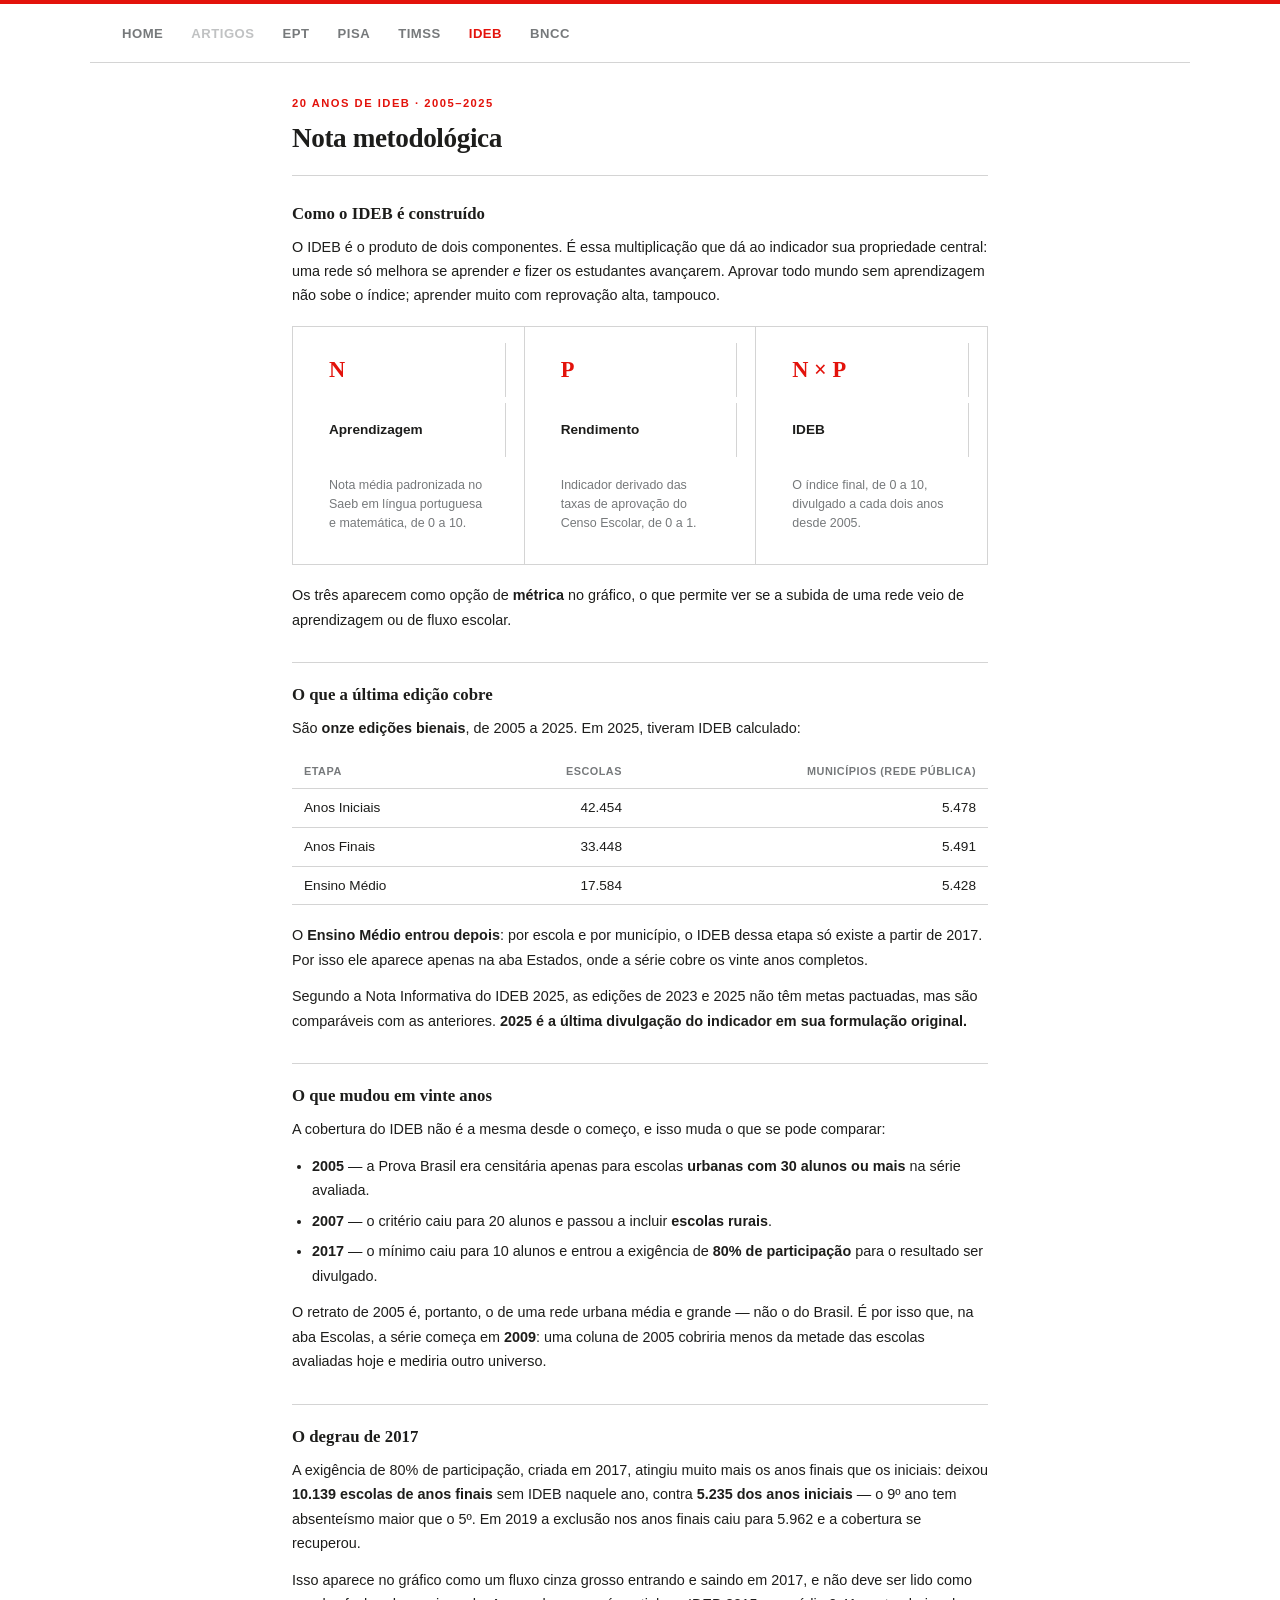
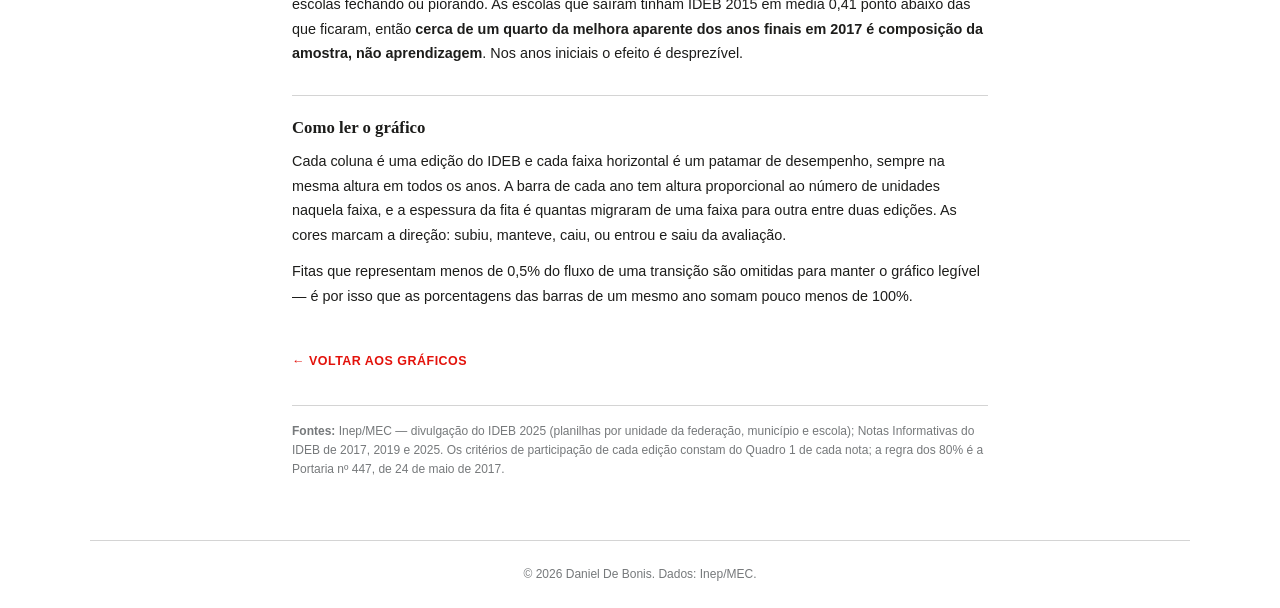
<file: ideb/metodologia.html>
<!DOCTYPE html>
<html lang="pt-BR">
<head>
<meta charset="UTF-8">
<!-- Google tag (gtag.js) -->
<script async src="https://www.googletagmanager.com/gtag/js?id=G-P1Y553RCK8"></script>
<script>
  window.dataLayer = window.dataLayer || [];
  function gtag(){dataLayer.push(arguments);}
  gtag('js', new Date());
  gtag('config', 'G-P1Y553RCK8');
</script>
<meta name="viewport" content="width=device-width, initial-scale=1.0">
<title>IDEB — nota metodológica — Daniel De Bonis</title>
<link rel="stylesheet" href="../css/economist.css">
<style>
  .doc { max-width: 760px; }
  .doc-header {
    padding: 32px 0 20px;
    border-bottom: 1px solid var(--e-grey-light);
    margin-bottom: 28px;
  }
  .doc-header .kicker {
    font-family: 'Helvetica Neue', Arial, sans-serif;
    font-size: 0.7rem;
    font-weight: 600;
    text-transform: uppercase;
    letter-spacing: 1.5px;
    color: var(--e-red);
    margin-bottom: 8px;
  }
  .doc-header h1 { font-size: 1.7rem; letter-spacing: -0.4px; }
  .doc h2 {
    font-size: 1.05rem;
    margin: 30px 0 10px;
    padding-top: 22px;
    border-top: 1px solid var(--e-grey-light);
  }
  .doc h2:first-of-type { border-top: none; padding-top: 0; margin-top: 0; }
  .doc p, .doc li {
    font-family: 'Helvetica Neue', Helvetica, Arial, sans-serif;
    font-size: 0.9rem;
    font-weight: 300;
    line-height: 1.7;
    margin-bottom: 12px;
  }
  .doc ul { padding-left: 20px; margin-bottom: 12px; }
  .doc li { margin-bottom: 6px; }

  .formula {
    display: flex;
    border: 1px solid var(--e-grey-light);
    margin: 18px 0;
    flex-wrap: wrap;
  }
  .formula div {
    flex: 1;
    min-width: 180px;
    padding: 16px 18px;
    border-right: 1px solid var(--e-grey-light);
  }
  .formula div:last-child { border-right: none; }
  .formula .simbolo {
    font-family: Georgia, serif;
    font-size: 1.4rem;
    font-weight: 700;
    color: var(--e-red);
    line-height: 1;
    margin-bottom: 6px;
  }
  .formula .titulo { font-weight: 600; font-size: 0.85rem; margin-bottom: 3px; }
  .formula .desc { font-size: 0.78rem; color: var(--e-grey); line-height: 1.5; font-weight: 300; }

  table.n { width: 100%; border-collapse: collapse; margin: 14px 0 18px; font-size: 0.85rem; }
  table.n th, table.n td {
    padding: 8px 12px;
    text-align: left;
    border-bottom: 1px solid var(--e-grey-light);
  }
  table.n th {
    font-family: 'Helvetica Neue', Arial, sans-serif;
    font-size: 0.68rem;
    font-weight: 600;
    text-transform: uppercase;
    letter-spacing: 0.5px;
    color: var(--e-grey);
  }
  table.n td.num, table.n th.num { text-align: right; }
  table.n td.num { font-variant-numeric: tabular-nums; }

  .voltar {
    display: inline-block;
    margin-top: 32px;
    font-size: 0.78rem;
    font-weight: 600;
    text-transform: uppercase;
    letter-spacing: 0.5px;
    color: var(--e-red);
    text-decoration: none;
  }
  .fonte {
    margin-top: 32px;
    padding-top: 16px;
    border-top: 1px solid var(--e-grey-light);
    font-size: 0.75rem;
    color: var(--e-grey);
    line-height: 1.6;
  }
  @media (max-width: 700px) { .doc-header h1 { font-size: 1.4rem; } }
</style>
</head>
<body>

<div class="economist-topline"></div>

<nav class="site-nav">
  <ul class="nav-links">
    <li><a href="../index.html">Home</a></li>
    <li><a href="#" style="opacity:0.45; pointer-events:none;">Artigos</a></li>
    <li><a href="../dashboard-ept/index.html">EPT</a></li>
    <li><a href="../pisa/index.html">PISA</a></li>
    <li><a href="../timss/index.html">TIMSS</a></li>
    <li><a href="index.html" class="active">IDEB</a></li>
    <li><a href="../bncc/index.html">BNCC</a></li>
  </ul>
</nav>

<div class="container doc">

  <div class="doc-header">
    <div class="kicker">20 anos de IDEB · 2005–2025</div>
    <h1>Nota metodológica</h1>
  </div>

  <h2>Como o IDEB é construído</h2>
  <p>O IDEB é o produto de dois componentes. É essa multiplicação que dá ao indicador sua
  propriedade central: uma rede só melhora se aprender <em>e</em> fizer os estudantes avançarem.
  Aprovar todo mundo sem aprendizagem não sobe o índice; aprender muito com reprovação alta,
  tampouco.</p>

  <div class="formula">
    <div>
      <div class="simbolo">N</div>
      <div class="titulo">Aprendizagem</div>
      <div class="desc">Nota média padronizada no Saeb em língua portuguesa e matemática, de 0 a 10.</div>
    </div>
    <div>
      <div class="simbolo">P</div>
      <div class="titulo">Rendimento</div>
      <div class="desc">Indicador derivado das taxas de aprovação do Censo Escolar, de 0 a 1.</div>
    </div>
    <div>
      <div class="simbolo">N × P</div>
      <div class="titulo">IDEB</div>
      <div class="desc">O índice final, de 0 a 10, divulgado a cada dois anos desde 2005.</div>
    </div>
  </div>

  <p>Os três aparecem como opção de <strong>métrica</strong> no gráfico, o que permite ver se a
  subida de uma rede veio de aprendizagem ou de fluxo escolar.</p>

  <h2>O que a última edição cobre</h2>
  <p>São <strong>onze edições bienais</strong>, de 2005 a 2025. Em 2025, tiveram IDEB calculado:</p>

  <table class="n">
    <tr><th>Etapa</th><th class="num">Escolas</th><th class="num">Municípios (rede pública)</th></tr>
    <tr><td>Anos Iniciais</td><td class="num">42.454</td><td class="num">5.478</td></tr>
    <tr><td>Anos Finais</td><td class="num">33.448</td><td class="num">5.491</td></tr>
    <tr><td>Ensino Médio</td><td class="num">17.584</td><td class="num">5.428</td></tr>
  </table>

  <p>O <strong>Ensino Médio entrou depois</strong>: por escola e por município, o IDEB dessa etapa
  só existe a partir de 2017. Por isso ele aparece apenas na aba Estados, onde a série cobre os
  vinte anos completos.</p>

  <p>Segundo a Nota Informativa do IDEB 2025, as edições de 2023 e 2025 não têm metas pactuadas,
  mas são comparáveis com as anteriores. <strong>2025 é a última divulgação do indicador em sua
  formulação original.</strong></p>

  <h2>O que mudou em vinte anos</h2>
  <p>A cobertura do IDEB não é a mesma desde o começo, e isso muda o que se pode comparar:</p>
  <ul>
    <li><strong>2005</strong> — a Prova Brasil era censitária apenas para escolas <strong>urbanas
    com 30 alunos ou mais</strong> na série avaliada.</li>
    <li><strong>2007</strong> — o critério caiu para 20 alunos e passou a incluir
    <strong>escolas rurais</strong>.</li>
    <li><strong>2017</strong> — o mínimo caiu para 10 alunos e entrou a exigência de
    <strong>80% de participação</strong> para o resultado ser divulgado.</li>
  </ul>
  <p>O retrato de 2005 é, portanto, o de uma rede urbana média e grande — não o do Brasil. É por
  isso que, na aba Escolas, a série começa em <strong>2009</strong>: uma coluna de 2005 cobriria
  menos da metade das escolas avaliadas hoje e mediria outro universo.</p>

  <h2>O degrau de 2017</h2>
  <p>A exigência de 80% de participação, criada em 2017, atingiu muito mais os anos finais que os
  iniciais: deixou <strong>10.139 escolas de anos finais</strong> sem IDEB naquele ano, contra
  <strong>5.235 dos anos iniciais</strong> — o 9º ano tem absenteísmo maior que o 5º. Em 2019 a
  exclusão nos anos finais caiu para 5.962 e a cobertura se recuperou.</p>
  <p>Isso aparece no gráfico como um fluxo cinza grosso entrando e saindo em 2017, e não deve ser
  lido como escolas fechando ou piorando. As escolas que saíram tinham IDEB 2015 em média 0,41
  ponto abaixo das que ficaram, então <strong>cerca de um quarto da melhora aparente dos anos
  finais em 2017 é composição da amostra, não aprendizagem</strong>. Nos anos iniciais o efeito é
  desprezível.</p>

  <h2>Como ler o gráfico</h2>
  <p>Cada coluna é uma edição do IDEB e cada faixa horizontal é um patamar de desempenho, sempre
  na mesma altura em todos os anos. A barra de cada ano tem altura proporcional ao número de
  unidades naquela faixa, e a espessura da fita é quantas migraram de uma faixa para outra entre
  duas edições. As cores marcam a direção: subiu, manteve, caiu, ou entrou e saiu da avaliação.</p>
  <p>Fitas que representam menos de 0,5% do fluxo de uma transição são omitidas para manter o
  gráfico legível — é por isso que as porcentagens das barras de um mesmo ano somam pouco menos
  de 100%.</p>

  <a class="voltar" href="index.html">&larr; Voltar aos gráficos</a>

  <div class="fonte">
    <strong>Fontes:</strong> Inep/MEC — divulgação do IDEB 2025 (planilhas por unidade da
    federação, município e escola); Notas Informativas do IDEB de 2017, 2019 e 2025. Os critérios
    de participação de cada edição constam do Quadro 1 de cada nota; a regra dos 80% é a Portaria
    nº 447, de 24 de maio de 2017.
  </div>

</div>

<footer class="site-footer">
  <p>&copy; 2026 Daniel De Bonis. Dados: Inep/MEC.</p>
</footer>

</body>
</html>
</file>
<file: css/economist.css>
/* ═══════════════════════════════════════════════════════════════
   ECONOMIST.CSS — Shared visual identity for danieldebonis.com
   Palette, typography, layout primitives
   ═══════════════════════════════════════════════════════════════ */

/* ── Palette tokens ── */
:root {
  --e-red: #E3120B;
  --e-black: #1D1D1B;
  --e-blue-dark: #1F3044;
  --e-blue-mid: #3A6E9E;
  --e-blue-light: #C2D8E5;
  --e-coral: #D45D5D;
  --e-teal: #388E8E;
  --e-grey: #76797B;
  --e-grey-light: #D4D4D4;
  --e-grey-bg: #F5F5F5;
  --e-white: #ffffff;
}

/* ── Reset & base ── */
*, *::before, *::after { box-sizing: border-box; margin: 0; padding: 0; }
html { font-size: 16px; -webkit-font-smoothing: antialiased; }
body {
  font-family: 'Franklin Gothic Medium', 'Helvetica Neue', Arial, sans-serif;
  background: var(--e-white);
  color: var(--e-black);
  line-height: 1.6;
}

/* ── Typography ── */
h1, h2, h3, h4 {
  font-family: Georgia, 'Times New Roman', serif;
  font-weight: 700;
  line-height: 1.25;
  color: var(--e-black);
}

/* ── Red topline ── */
.economist-topline {
  height: 4px;
  background: var(--e-red);
  width: 100%;
}

/* ── Navigation ── */
.site-nav {
  border-bottom: 1px solid var(--e-grey-light);
  padding: 16px 32px;
  display: flex;
  align-items: center;
  justify-content: space-between;
  max-width: 1100px;
  margin: 0 auto;
}
.site-nav .nav-brand {
  font-family: Georgia, 'Times New Roman', serif;
  font-size: 1.15rem;
  font-weight: 700;
  color: var(--e-black);
  text-decoration: none;
  letter-spacing: -0.3px;
}
.site-nav .nav-brand:hover { color: var(--e-red); }
.site-nav .nav-links {
  display: flex;
  gap: 28px;
  list-style: none;
}
.site-nav .nav-links a {
  font-size: 0.82rem;
  font-weight: 600;
  text-transform: uppercase;
  letter-spacing: 0.5px;
  color: var(--e-grey);
  text-decoration: none;
  transition: color 0.15s;
}
.site-nav .nav-links a:hover,
.site-nav .nav-links a.active { color: var(--e-red); }

/* ── Container ── */
.container { max-width: 1100px; margin: 0 auto; padding: 0 32px; }

/* ── Footer ── */
.site-footer {
  border-top: 1px solid var(--e-grey-light);
  margin-top: 60px;
  padding: 24px 32px;
  font-size: 0.75rem;
  color: var(--e-grey);
  text-align: center;
  max-width: 1100px;
  margin-left: auto;
  margin-right: auto;
}
.site-footer a { color: var(--e-grey); }
.site-footer a:hover { color: var(--e-red); }

/* ── Cards (dashboard) ── */
.card {
  background: var(--e-white);
  border: 1px solid var(--e-grey-light);
  border-radius: 0;
  padding: 18px;
}
.card h3 {
  font-size: 0.9rem;
  margin-bottom: 12px;
}

/* ── Responsive ── */
@media (max-width: 700px) {
  .site-nav { flex-direction: column; gap: 10px; padding: 14px 20px; }
  .site-nav .nav-links { gap: 16px; }
  .container { padding: 0 16px; }
}
</file>
